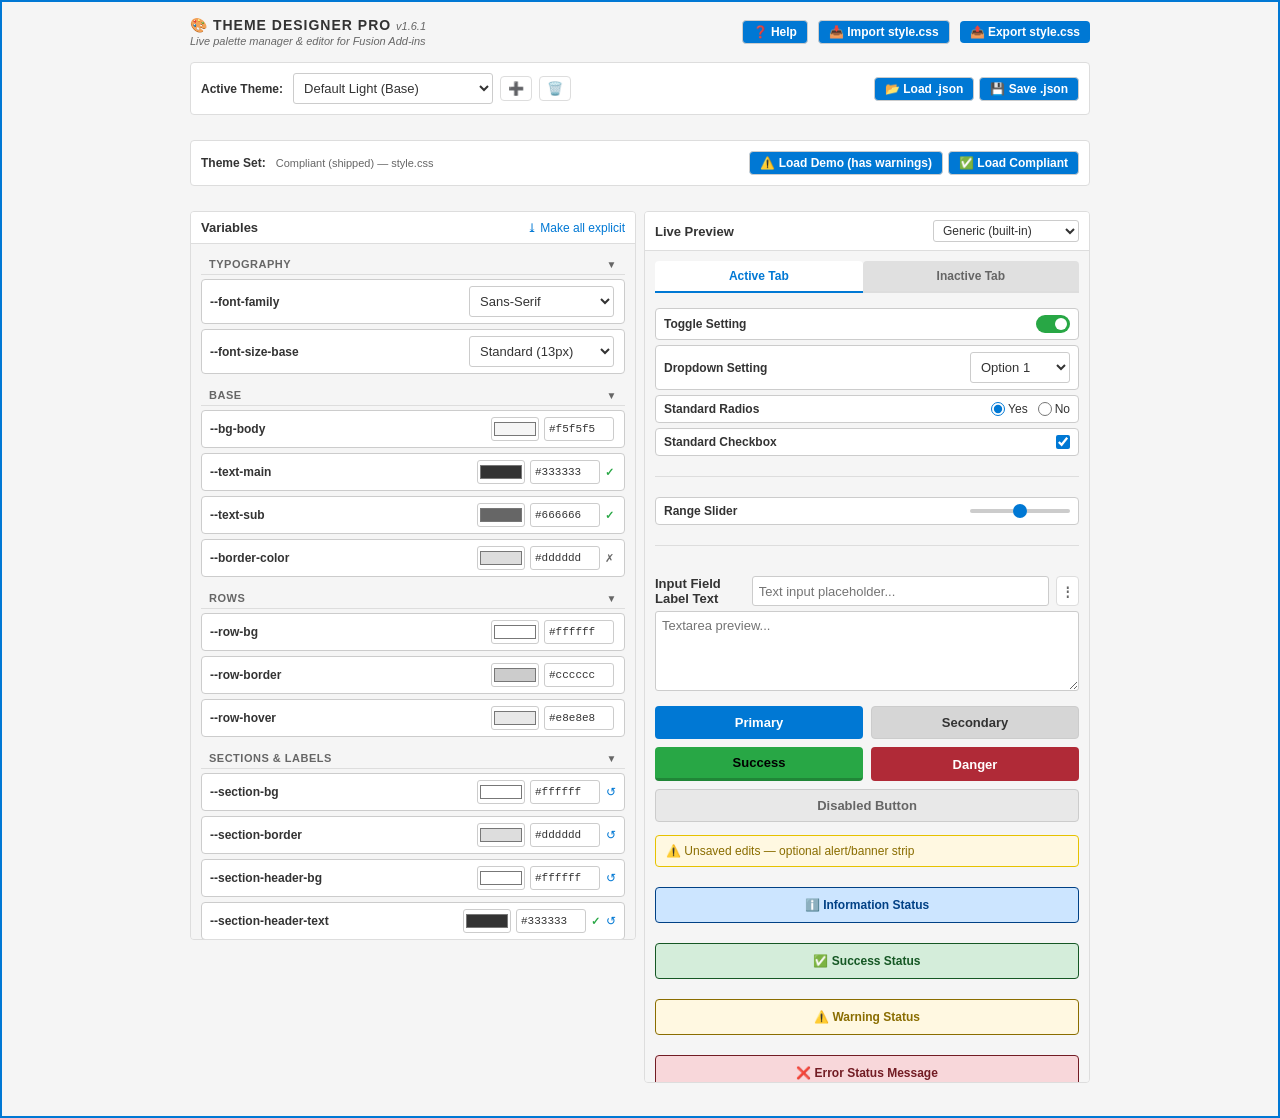
<file: index.html>
<!DOCTYPE html>
<html lang="en">
<head>
    <meta charset="UTF-8">
    <!-- Instantly redirects the browser to the actual app -->
    <meta http-equiv="refresh" content="0; url=ThemeDesigner.html">
    <title>Loading Theme Designer...</title>
</head>
<body>
    <p>Redirecting to the Theme Designer... <a href="ThemeDesigner.html">Click here</a> if you are not redirected automatically.</p>
</body>
</html>
</file>
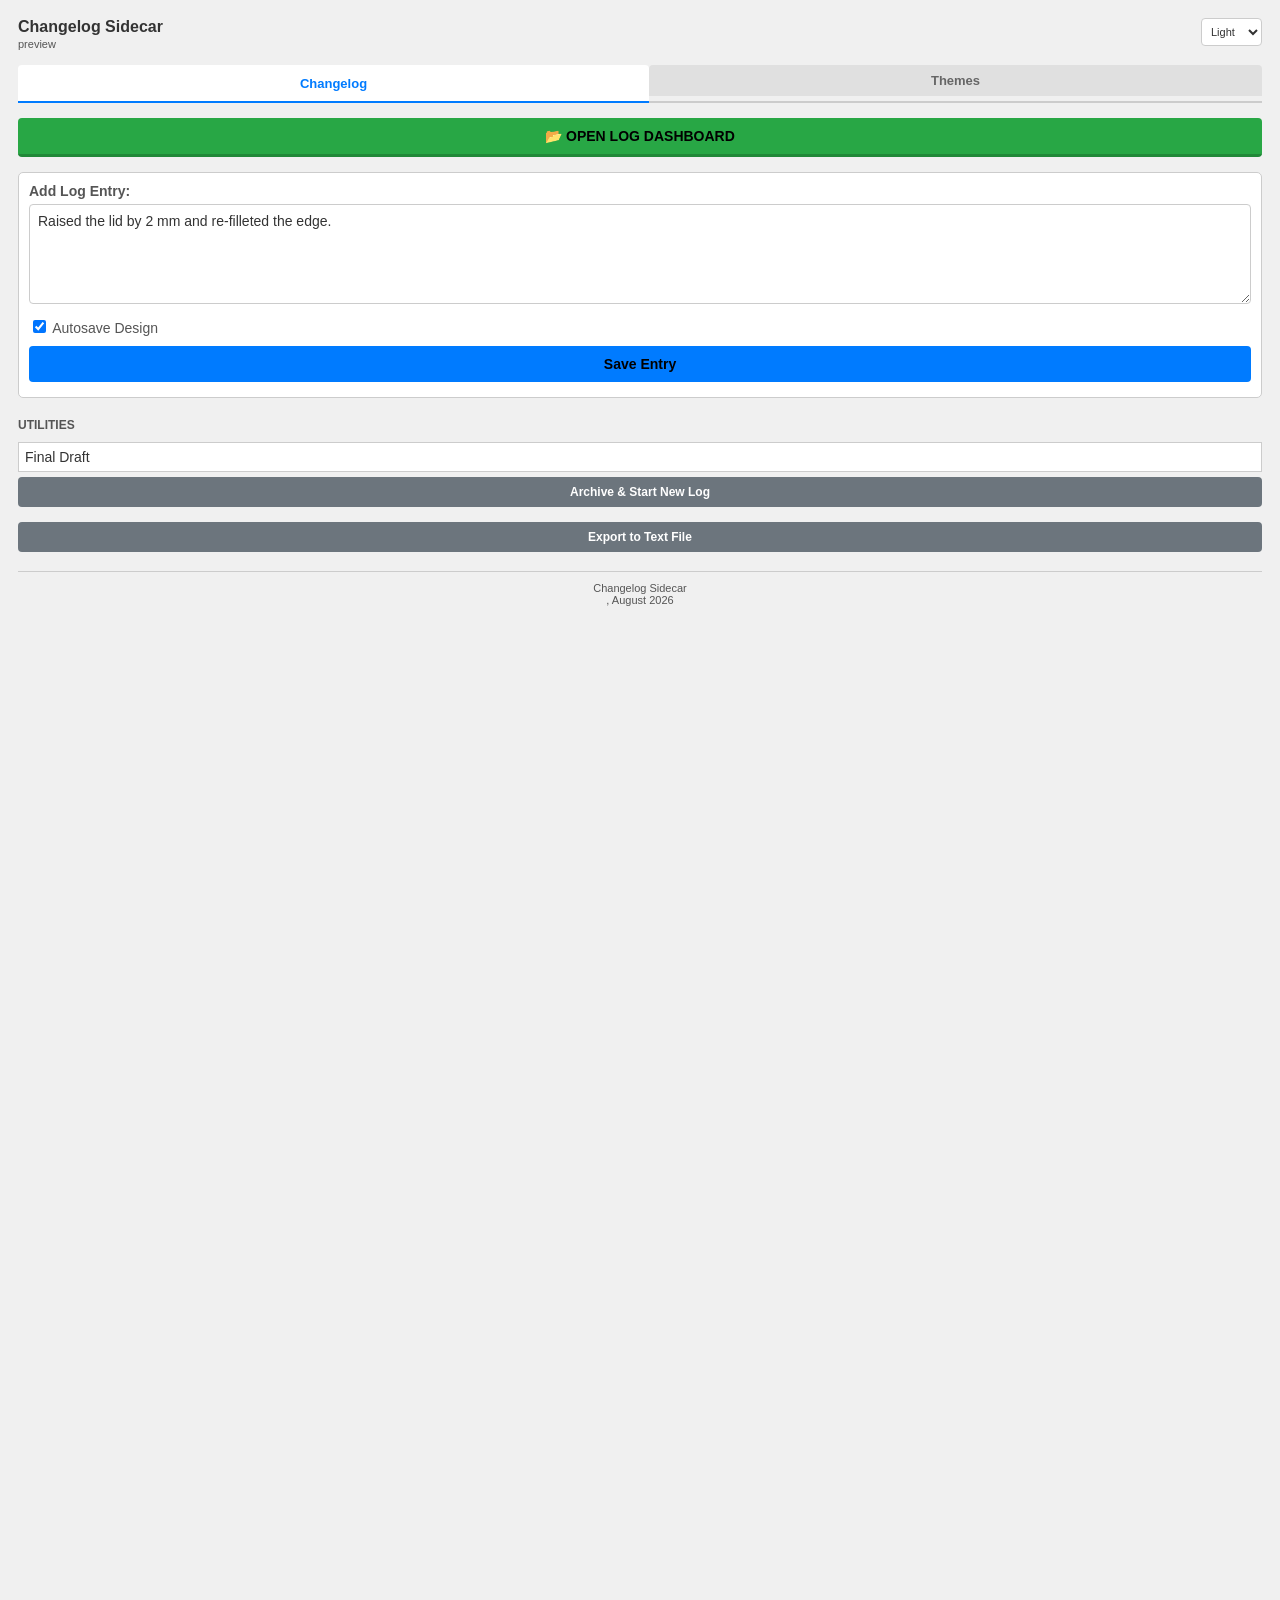
<file: previews/ChangelogSidecar/index.html>
<!DOCTYPE html>
<html>
<head>
    <link rel="stylesheet" href="style.css">
</head>
<body>

    <div class="header">
        <div>
            <h2>Changelog Sidecar</h2>
            <div id="versionTag" class="sub-header"></div>
        </div>
        <select id="themeSelector" onchange="changeTheme()" style="width: auto; height: 28px; padding: 2px 5px;">
            <option value="light">Light</option>
            <option value="dark">Dark</option>
            <option value="sepia">Sepia</option>
        </select>
    </div>

    <div class="tabs">
        <button class="tab-btn active" onclick="switchTab('tab-changelog', event)">Changelog</button>
        <button class="tab-btn" onclick="switchTab('tab-themes', event)">Themes</button>
    </div>

    <div id="tab-changelog" class="tab-content active">
        <button class="view-log" onclick="openDashboard()">📂 OPEN LOG DASHBOARD</button>

        <div class="section-box">
            <label>Add Log Entry:</label>
            <textarea id="newEntryText" placeholder="What did you change?"></textarea>

            <div style="display:flex; justify-content:space-between; align-items:center; margin-bottom:10px;">
                <div>
                    <input type="checkbox" id="autosaveCheck" checked> <label for="autosaveCheck" style="display:inline; font-weight:normal; cursor:pointer;">Autosave Design</label>
                </div>
            </div>
            <button onclick="sendEntry()">Save Entry</button>
        </div>

        <div style="margin-top:20px;">
            <h4 style="font-size:calc(var(--font-size-base) - 2px); text-transform:uppercase; color:var(--text-sub);">Utilities</h4>

            <div style="margin-bottom: 10px;">
                <input type="text" id="milestoneReason" placeholder="Milestone Name (e.g. 'Final Draft')" style="width:100%; margin-bottom:5px; padding:6px; box-sizing:border-box;">
                <button class="secondary" onclick="createMilestone()">Archive & Start New Log</button>
            </div>

            <button class="secondary" onclick="exportLog()">Export to Text File</button>
        </div>
    </div>

    <div id="tab-themes" class="tab-content">
        <div class="section" id="sec-theme-manager">
            <div class="section-header" tabindex="0" role="button" aria-expanded="true" onclick="toggleSection('sec-theme-manager')" onkeydown="if(event.key==='Enter'||event.key===' '){event.preventDefault();toggleSection('sec-theme-manager');}">
                <h3>Theme Manager</h3>
                <span class="arrow">▼</span>
            </div>
            <div class="section-content data-container">
                <div style="display: flex; gap: 10px; margin-bottom: 10px;">
                    <div style="flex: 1;">
                        <label>Font Family</label>
                        <select id="fontFamilySelector" onchange="updateActiveThemeProperty('--font-family', this.value)">
                            <option value="'Segoe UI', Tahoma, sans-serif">Sans-serif</option>
                            <option value="Georgia, 'Times New Roman', Times, serif">Serif</option>
                            <option value="'Consolas', 'Courier New', monospace">Monospace</option>
                        </select>
                    </div>
                    <div style="flex: 1;">
                        <label>Base Font Size</label>
                        <select id="fontSizeSelector" onchange="updateActiveThemeProperty('--font-size-base', this.value)">
                            <option value="11px">11px</option><option value="12px">12px</option><option value="13px">13px</option>
                            <option value="14px">14px</option><option value="15px">15px</option><option value="16px">16px</option>
                            <option value="17px">17px</option><option value="18px">18px</option>
                        </select>
                    </div>
                </div>
                <p style="font-size:calc(var(--font-size-base) - 2px); color:var(--text-sub); margin: 0 0 10px 0;">Import custom themes via a JSON theme export or a full style.css bundle.</p>
                <div class="create-grid">
                    <button onclick="requestImport('css')">📥 Import style.css</button>
                    <button onclick="requestExport('css')">📤 Export style.css</button>
                    <button class="secondary" onclick="requestImport('json')">📂 Import .json</button>
                    <button class="secondary" onclick="requestExport('json')">💾 Export .json</button>
                    <button id="themeRemoveBtn" class="secondary full-width" onclick="removeSelectedTheme()" disabled title="Select a custom (imported) theme to enable">🗑️ Remove Selected Theme</button>
                    <button class="secondary full-width" onclick="resetThemeCache()">🗑️ Factory Reset Theme Cache</button>
                </div>
            </div>
        </div>
    </div>

    <div class="version-footer">Changelog Sidecar<br><span id="footerVersionTag"></span>, August 2026</div>

      <script src="../_common.js"></script>
  <script src="preview-shim.js"></script>
</body>
</html>
</file>
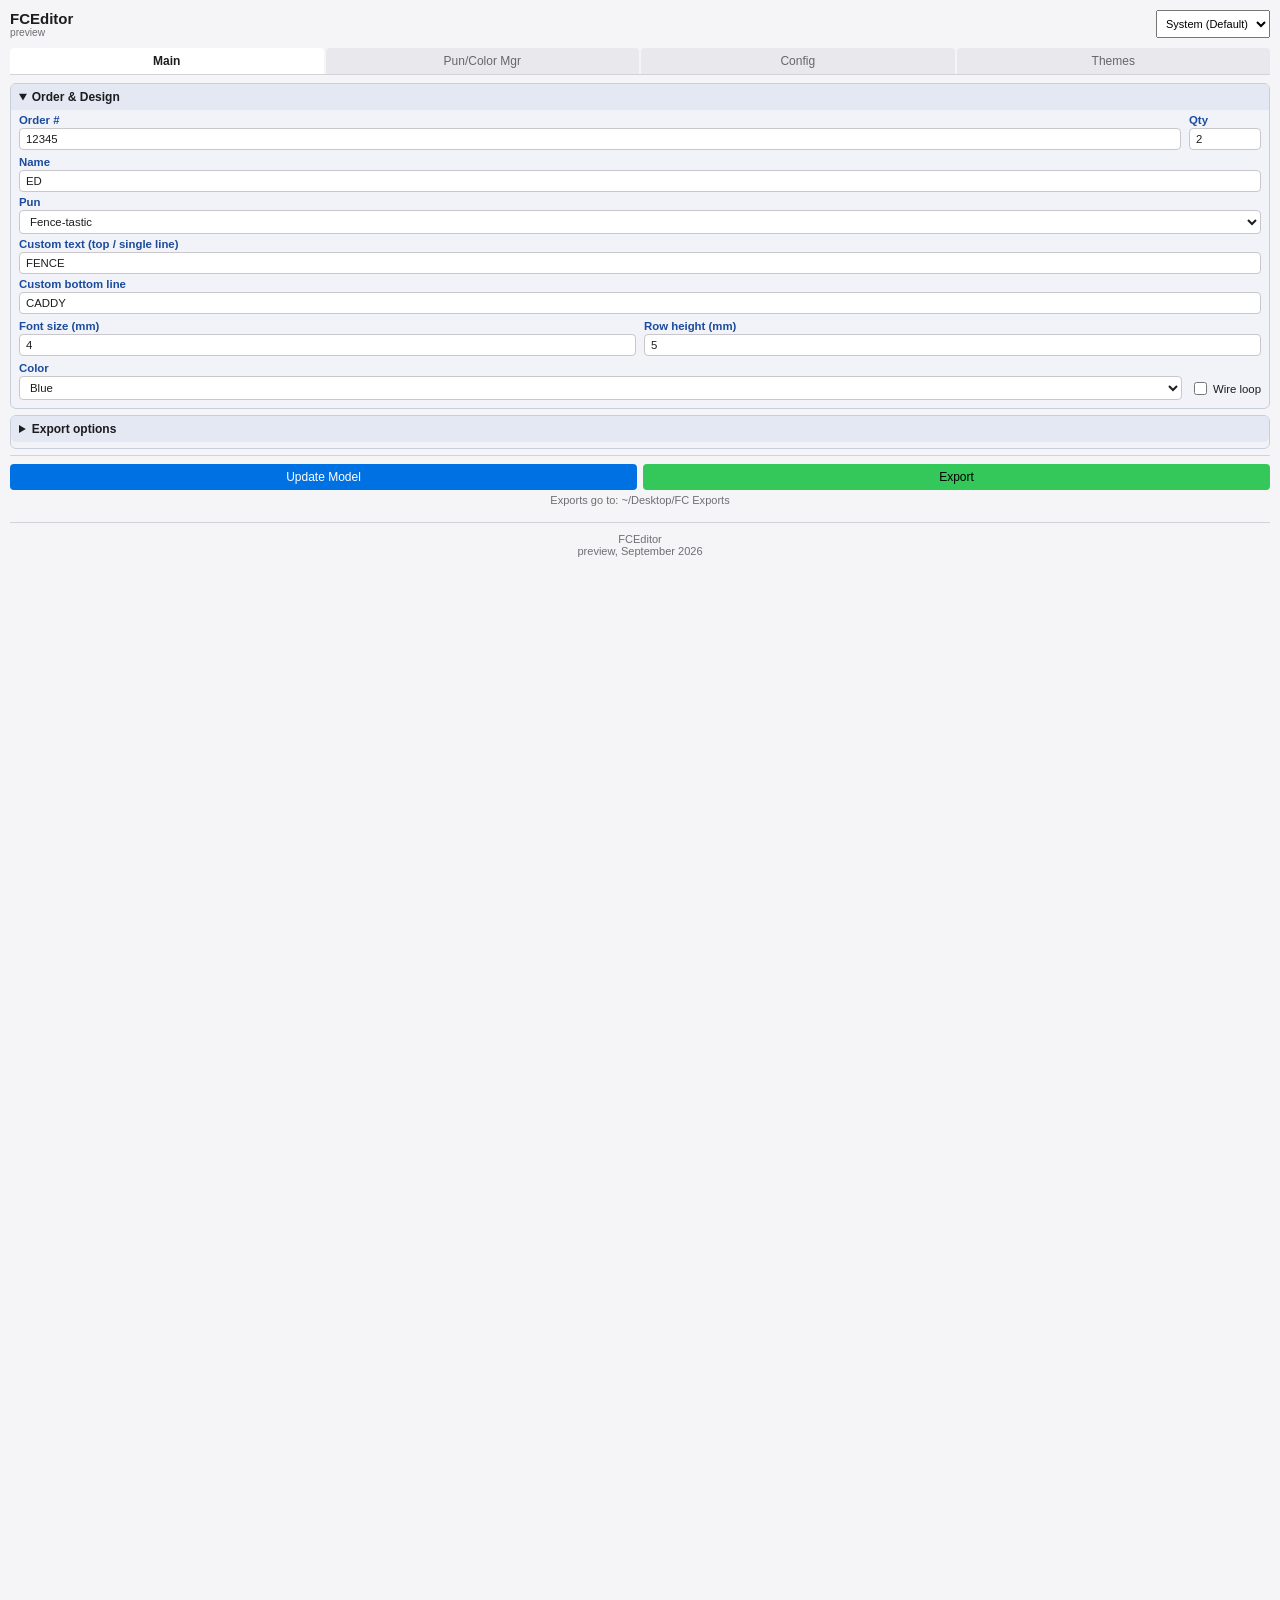
<file: previews/FCEditor/index.html>
<!DOCTYPE html>
<html>
<head>
  <meta charset="utf-8">
  <title>FCEditor</title>
  <link rel="stylesheet" href="style.css">
</head>
<body>
  <div id="app">
    <div class="header">
      <div>
        <h2>FCEditor</h2>
        <div id="versionTag" class="sub-header"></div>
      </div>
      <select id="theme.name" style="width: auto; height: 28px; font-size: calc(var(--font-size-base) - 1px); padding: 2px 5px;">
        <option value="System">System (Default)</option>
        <option value="Light">Light</option>
        <option value="Dark">Dark</option>
        <option value="Midnight">Midnight</option>
        <option value="Sandstone">Sandstone</option>
      </select>
    </div>

    <div class="tabs">
      <button class="tab-button active" data-tab="main">Main</button>
      <button class="tab-button" data-tab="pun">Pun/Color Mgr</button>
      <button class="tab-button" data-tab="config">Config</button>
      <button class="tab-button" data-tab="themes">Themes</button>
    </div>

    <div id="notification" class="notification hidden"></div>

    <div id="tab-main" class="tab-panel active">
      <div id="model-banner" class="banner hidden" role="status">
        <div id="model-banner-text"></div>
        <div class="actions secondary" id="model-banner-actions">
          <button type="button" id="model-convert">Convert Model Parameters</button>
        </div>
      </div>

      <details class="section" open>
        <summary>Order &amp; Design</summary>
        <div class="row2">
          <label>Order #
            <input type="text" id="main.orderNum" placeholder="12345" autocomplete="off">
            <span class="field-error" data-error-for="orderNum"></span>
          </label>
          <label class="narrow">Qty
            <input type="number" id="main.qty" min="1" step="1">
            <span class="field-error" data-error-for="qty"></span>
          </label>
        </div>
        <label>Name
          <input type="text" id="main.name" placeholder="NAME HERE" autocomplete="off">
          <span class="field-error" data-error-for="name"></span>
        </label>

        <label data-types="Keychain" id="lbl-keychain-style">Keychain style
          <select id="main.keychainStyle"></select>
          <span class="field-error" data-error-for="keychainStyle"></span>
        </label>

        <label data-types="FenceCaddy">Pun
          <select id="main.punId"></select>
          <span class="field-error" data-error-for="punId"></span>
        </label>

        <div id="custom-fields" class="hidden" data-types="FenceCaddy">
          <label>Custom text (top / single line)
            <input type="text" id="main.customTop" autocomplete="off">
            <span class="field-error" data-error-for="customTop"></span>
          </label>
          <label id="lbl-custom-bottom">Custom bottom line
            <input type="text" id="main.customBottom" autocomplete="off">
            <span class="field-error" data-error-for="customBottom"></span>
          </label>
          <div class="row2">
            <label>Font size (mm)
              <input type="number" id="main.tweakFont" min="0.1" step="0.1">
              <span class="field-error" data-error-for="tweakFont"></span>
            </label>
            <label>Row height (mm)
              <input type="number" id="main.tweakRow" min="0.1" step="0.1">
              <span class="field-error" data-error-for="tweakRow"></span>
            </label>
          </div>
        </div>

        <div class="row2">
          <label id="lbl-color" data-types="FenceCaddy PickleCam Keychain"><span id="color-label-text">Color</span>
            <select id="main.color"></select>
            <span class="field-error" id="err-color" data-error-for="color"></span>
          </label>
          <label class="checkbox-label wire-loop" data-types="FenceCaddy">
            <input type="checkbox" id="main.wireLoop"> Wire loop
          </label>
        </div>
      </details>

      <div id="main-notification" class="notification hidden"></div>

      <details class="section" id="export-options">
        <summary>Export options</summary>
        <div class="inline-checks">
          <span class="field-hint">Formats:</span>
          <label class="checkbox-label"><input type="checkbox" id="main.export3mf"> 3MF</label>
          <label class="checkbox-label"><input type="checkbox" id="main.exportStep"> STEP</label>
          <label class="checkbox-label"><input type="checkbox" id="main.exportStl"> STL</label>
        </div>
        <span class="field-error" data-error-for="exportFormats"></span>
        <label class="checkbox-label" id="lbl-rotate" data-types="Keychain">
          <input type="checkbox" id="main.rotateFace"> Rotate face down for 3D printing
        </label>
        <span class="field-hint" data-types="Keychain">Face down loads in print position but not as an assembly. Face up prints slightly better, but you rotate it in the slicer.</span>
        <label class="checkbox-label">
          <input type="checkbox" id="main.saveImage"> Save a render image (PNG)
        </label>
      </details>

      <div class="sticky-actions">
        <div class="actions">
          <button type="button" data-action="update_model" data-tab="main">Update Model</button>
          <button type="button" data-action="export" data-tab="main" id="export-button">Export</button>
        </div>
        <span class="field-hint" id="export-folder-hint"></span>
      </div>
    </div>

    <div id="tab-pun" class="tab-panel">
      <details class="section" open>
        <summary>Pun Manager</summary>
        <span class="field-hint">Add, edit or remove the puns offered on the Main tab. Saved on this computer (fceditor-puns.json).</span>
        <label>Pun
          <select id="punpick"></select>
        </label>
        <div class="actions secondary">
          <button type="button" id="pun-new">New</button>
          <button type="button" id="pun-delete" disabled>Delete&hellip;</button>
        </div>

        <label>Name (shown in the list)
          <input type="text" id="pun.name" autocomplete="off">
        </label>
        <span class="field-error" data-error-for="name"></span>
        <label>Lines
          <select id="pun.lines">
            <option value="1">1 line</option>
            <option value="2">2 lines</option>
          </select>
        </label>
        <label id="lbl-pun-text1">Top line
          <input type="text" id="pun.text1" autocomplete="off">
        </label>
        <span class="field-error" data-error-for="text1"></span>
        <label id="lbl-pun-text2">Bottom line
          <input type="text" id="pun.text2" autocomplete="off">
        </label>
        <span class="field-error" data-error-for="text2"></span>
        <div class="row2">
          <label>Font size (mm)
            <input type="number" id="pun.fontSize" min="0.1" step="0.1">
            <span class="field-error" data-error-for="fontSize"></span>
          </label>
          <label id="lbl-pun-rowSingle">Row height (mm)
            <input type="number" id="pun.rowSingle" min="0.1" step="0.1">
            <span class="field-error" data-error-for="rowSingle"></span>
          </label>
        </div>
        <div class="row2">
          <label id="lbl-pun-rowTop">Top row (mm)
            <input type="number" id="pun.rowTop" min="0.1" step="0.1">
            <span class="field-error" data-error-for="rowTop"></span>
          </label>
          <label id="lbl-pun-rowBottom">Bottom row (mm)
            <input type="number" id="pun.rowBottom" min="0.1" step="0.1">
            <span class="field-error" data-error-for="rowBottom"></span>
          </label>
        </div>
        <span class="field-hint">Text is stored in capitals, as the model expects.</span>

        <div class="actions">
          <button type="button" id="pun-save">Save Pun</button>
        </div>
        <div class="actions secondary">
          <button type="button" id="pun-reset">Reset to Built-in Puns</button>
        </div>
      </details>

      <div id="pun-notification" class="notification hidden"></div>

      <!-- One collapsible block per design type, built by script.js (buildColorMgr). -->
      <div id="color-blocks"></div>
    </div>

    <div id="tab-config" class="tab-panel">
      <details class="section" open>
        <summary>Export Folders</summary>
        <span class="field-hint">Saved on this computer only (fceditor-config.json). Exports go to the folder for the OS you are running; leave it blank to use the Desktop.</span>
        <label>macOS folder
          <input type="text" id="config.stlFolderMacOS" autocomplete="off">
        </label>
        <div class="actions secondary">
          <button type="button" data-browse="stlFolderMacOS">Browse&hellip;</button>
        </div>
        <label>Windows folder
          <input type="text" id="config.stlFolderWindows" autocomplete="off">
        </label>
        <div class="actions secondary">
          <button type="button" data-browse="stlFolderWindows">Browse&hellip;</button>
        </div>
      </details>

      <details class="section">
        <summary>Keychain Defaults</summary>
        <label>Text depth (mm)
          <input type="number" id="config.textDepth" min="0.1" max="5" step="0.1">
        </label>
        <span class="field-error" data-error-for="textDepth"></span>
        <span class="field-hint">Written to the model's text_depth parameter each time you click Update Model.</span>
        <label>Keychain margin after the name (mm)
          <input type="number" id="config.keychainMargin" min="0" max="50" step="0.5">
        </label>
        <span class="field-error" data-error-for="keychainMargin"></span>
        <span class="field-hint">Keychains are sized to the actual name: Update Model measures the letters and leaves this much keychain after the last one.</span>
      </details>

      <details class="section" open>
        <summary>Palette Position</summary>
        <div class="actions">
          <button type="button" id="palette-reset-position">Reset Palette Position</button>
        </div>
        <span class="field-hint">Where Reset Palette Position floats the palette, in pixels from the top-left of your primary monitor. Click Save Settings after editing, then Reset.</span>
        <label>Left
          <input type="number" id="config.paletteResetLeft" min="0" max="10000" step="1">
        </label>
        <span class="field-error" data-error-for="paletteResetLeft"></span>
        <label>Top
          <input type="number" id="config.paletteResetTop" min="0" max="10000" step="1">
        </label>
        <span class="field-error" data-error-for="paletteResetTop"></span>
        <label>Width
          <input type="number" id="config.paletteResetWidth" min="200" max="3000" step="1">
        </label>
        <span class="field-error" data-error-for="paletteResetWidth"></span>
        <label>Height
          <input type="number" id="config.paletteResetHeight" min="200" max="3000" step="1">
        </label>
        <span class="field-error" data-error-for="paletteResetHeight"></span>
      </details>

      <div id="config-notification" class="notification hidden"></div>

      <div class="actions">
        <button type="button" id="config-save">Save Settings</button>
      </div>
      <div class="actions secondary">
        <button type="button" id="config-reset">Reset to Defaults</button>
      </div>
    </div>

    <div id="tab-themes" class="tab-panel">
      <details class="section" open>
        <summary>Themes</summary>
        <span class="field-hint">"System" (in the header above) follows your OS's light/dark setting automatically.</span>

        <label>Font family
          <select id="theme.fontFamily">
            <option value="-apple-system, &quot;Segoe UI&quot;, Helvetica, Arial, sans-serif">Sans-serif</option>
            <option value="Georgia, &quot;Times New Roman&quot;, Times, serif">Serif</option>
            <option value="Consolas, &quot;Courier New&quot;, Courier, monospace">Monospace</option>
          </select>
        </label>
        <label>Base font size (px)
          <input type="number" id="theme.fontSize" min="10" max="20" step="1">
        </label>
        <span class="field-hint">Font settings apply on top of whichever theme is selected above, and are included when you export a theme below.</span>

        <div class="actions secondary">
          <button type="button" id="theme-import-json">Import theme.json&hellip;</button>
          <button type="button" id="theme-export-json">Export theme.json&hellip;</button>
        </div>
        <div class="actions secondary">
          <button type="button" id="theme-import-css">Import style.css&hellip;</button>
          <button type="button" id="theme-export-css">Export style.css&hellip;</button>
        </div>
        <div class="actions secondary">
          <button type="button" id="theme-remove" disabled>Remove Selected Theme</button>
          <button type="button" id="theme-factory-reset">Factory Reset Themes</button>
        </div>
        <span class="field-hint" id="theme-import-hint"></span>
      </details>
    </div>

    <div class="field-hint version-footer">FCEditor<br><span id="footerVersion">vX.Y.Z</span>, September 2026</div>
  </div>

  <div id="modal-overlay" class="modal-overlay hidden">
    <div class="modal" role="dialog" aria-modal="true" tabindex="-1">
      <div class="modal-title" id="modal-title"></div>
      <div class="modal-body" id="modal-body"></div>
      <div class="modal-actions">
        <button type="button" class="modal-btn-cancel" id="modal-btn-cancel">Cancel</button>
        <button type="button" class="modal-btn-confirm" id="modal-btn-confirm">OK</button>
      </div>
    </div>
  </div>

    <script src="../_common.js"></script>
  <script src="preview-shim.js"></script>
</body>
</html>
</file>
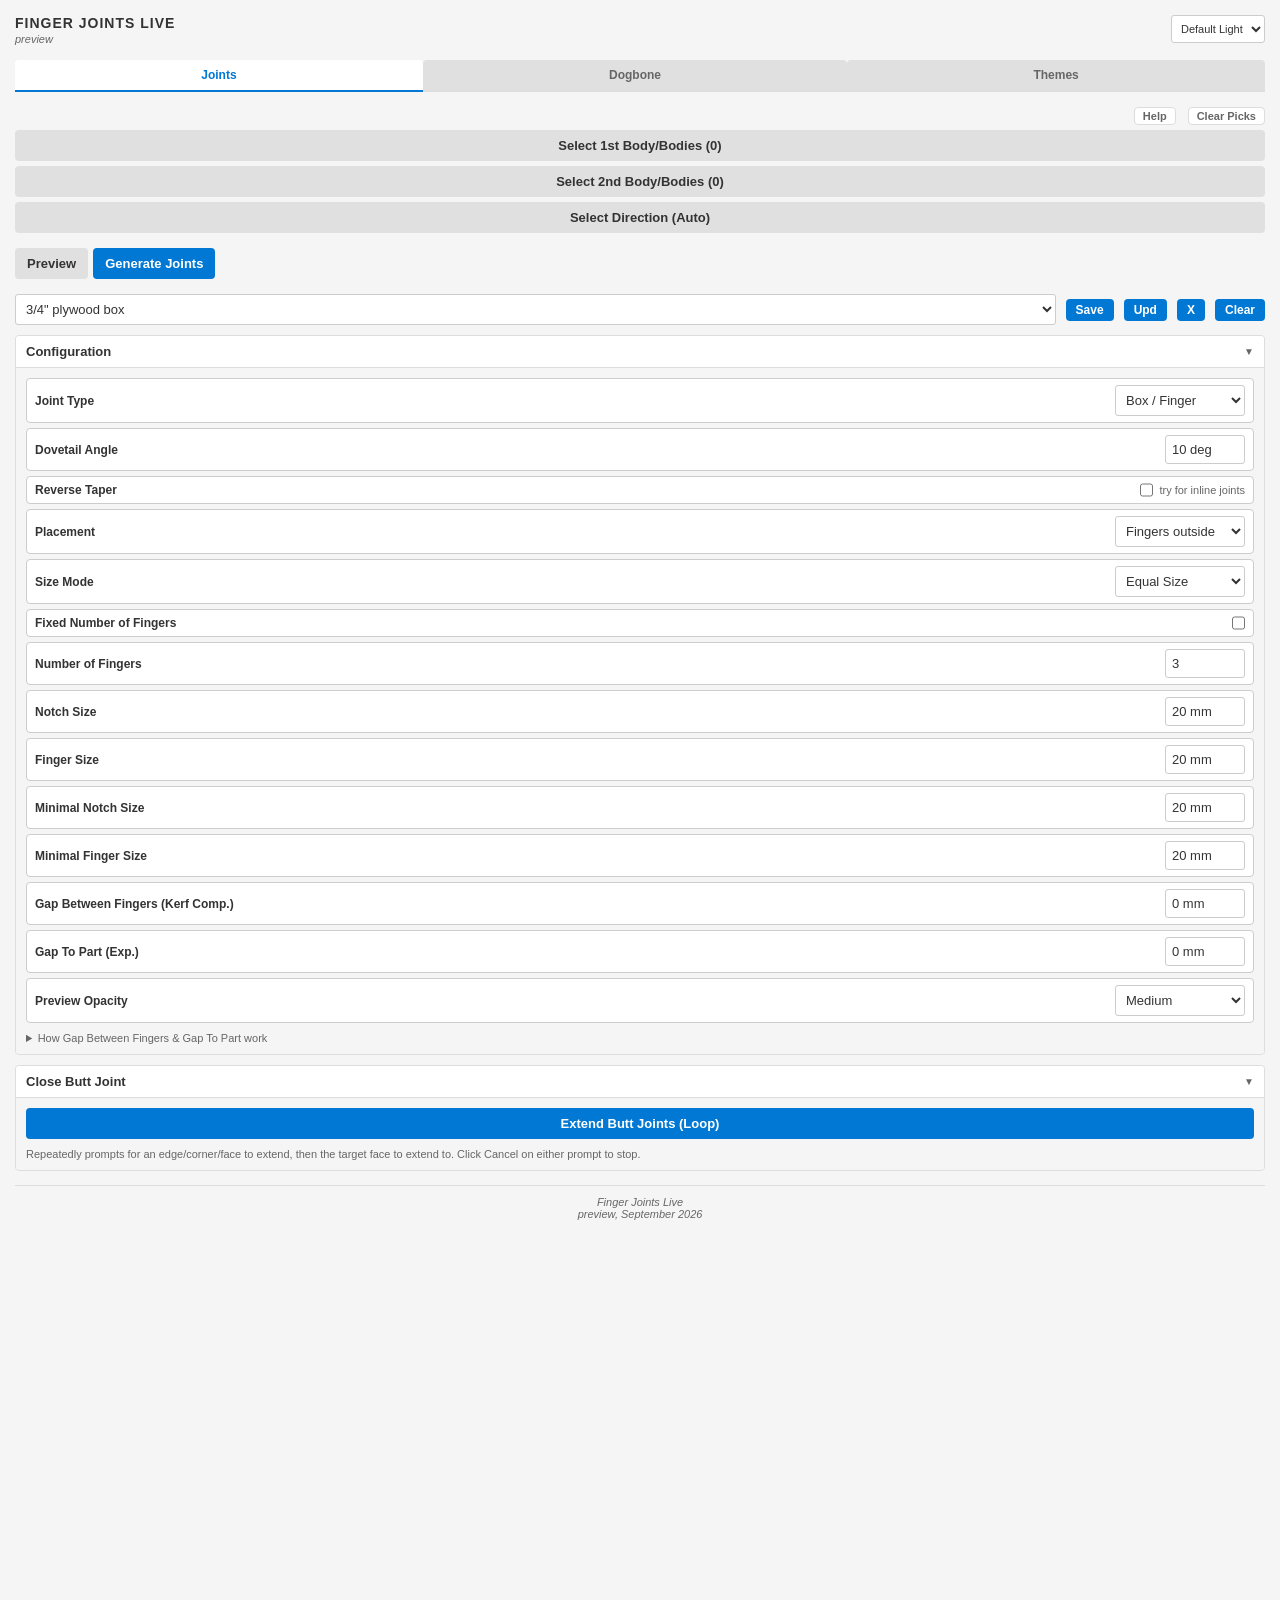
<file: previews/FingerJointsLive/index.html>
<!DOCTYPE html>
<html>
<head>
      <link rel="stylesheet" href="style.css">
</head>
<body>
    <div class="header">
        <div>
            <h2>Finger Joints Live</h2>
            <div id="versionTag" class="sub-header"></div>
        </div>
        <select id="themeSelect" onchange="changeTheme()" style="width: auto; height: 28px; font-size: calc(var(--font-size-base) - 2px); padding: 2px 5px;">
            <option value="default">Default Light</option>
            <!-- Options injected dynamically from style.css -->
        </select>
    </div>
    
    <div class="tabs">
        <button class="tab-btn active" onclick="switchTab('tab-selections', event)">Joints</button>
        <button class="tab-btn" onclick="switchTab('tab-dogbone', event)">Dogbone</button>
        <button class="tab-btn" onclick="switchTab('tab-settings', event)">Themes</button>
    </div>

    <!-- TAB 1: JOINT SETUP -->
    <div id="tab-selections" class="tab-content active">
        
        <div class="controls-bar" style="justify-content: flex-end; margin-bottom: 5px;">
            <button class="action-btn" style="width: auto; font-size: calc(var(--font-size-base) - 2px); padding: 2px 8px;" onclick="showHelp()" title="Show Quick Help">Help</button>
            <button class="action-btn" style="width: auto; font-size: calc(var(--font-size-base) - 2px); padding: 2px 8px;" onclick="sendAction('clear_selections')" title="Clear selected bodies">Clear Picks</button>
        </div>

        <div class="data-container" style="margin-bottom: 15px;">
            <button id="btn-body0" class="btn-secondary" onclick="sendAction('select_body0')">Select 1st Body/Bodies (0)</button>
            <button id="btn-body1" class="btn-secondary" onclick="sendAction('select_body1')">Select 2nd Body/Bodies (0)</button>
            <button id="btn-dir" class="btn-secondary" onclick="sendAction('select_direction')">Select Direction (Auto)</button>
        </div>

        <div class="input-group" style="margin-bottom: 15px;">
            <button class="btn-secondary" onclick="previewJoints()">Preview</button>
            <button class="btn-primary" onclick="generateJoints()">Generate Joints</button>
        </div>

        <div id="jointsStatus" class="status-box"></div>

        <div class="controls-bar">
            <div class="search-container">
                <select id="presetSelect" onchange="loadPreset()">
                    <option value="">-- Presets --</option>
                </select>
            </div>
            <button class="icon-btn" onclick="savePreset()" title="Save current settings as a new preset">Save</button>
            <button class="icon-btn" onclick="updatePreset()" title="Overwrite the selected preset with current settings">Upd</button>
            <button class="icon-btn del-btn" onclick="deletePreset()" title="Delete selected preset">X</button>
            <button class="icon-btn" onclick="showResetConfirm()" title="Reset all settings to defaults">Clear</button>
        </div>

        <div class="section" id="section-config">
            <div class="section-header" tabindex="0" role="button" onclick="toggleSection(this.parentElement)" onkeydown="if(event.key==='Enter'||event.key===' '){event.preventDefault();toggleSection(this.parentElement);}">
                <h3>Configuration</h3>
                <span class="arrow">▼</span>
            </div>
            <div class="section-content data-container">
                <div class="data-row">
                    <div class="row-label" title="Joint Type">Joint Type</div>
                    <div class="row-controls">
                        <select id="jointType" onchange="updateVisibility(); autoPreview()" style="width: 130px;">
                            <option value="box">Box / Finger</option>
                            <option value="through dovetail">Through Dovetail</option>
                            <option value="coplanar dovetail">Coplanar Dovetail</option>
                        </select>
                    </div>
                </div>

                <div class="data-row" id="grp-dovetailAngle">
                    <div class="row-label" title="Taper angle of the dovetail pins/tails. Typical range 7-14 degrees.">Dovetail Angle</div>
                    <div class="row-controls">
                        <input type="text" id="dovetailAngle" value="10 deg" oninput="autoPreview()" style="width: 80px;">
                    </div>
                </div>

                <div class="data-row" id="grp-reverseTaper">
                    <div class="row-label" title="Which face of the joint ends up wide vs. narrow. A corner dovetail and an inline splice (joining two coplanar panels end-to-end) typically need opposite settings for the teeth to interlock - if a dovetail doesn't assemble, try flipping this.">Reverse Taper</div>
                    <div class="row-controls" style="display: flex; align-items: center; gap: 6px;">
                        <input type="checkbox" id="reverseTaper" onchange="autoPreview()" style="width: auto;">
                        <span style="font-size: calc(var(--font-size-base) - 2px); font-weight: normal; color: var(--text-sub);">try for inline joints</span>
                    </div>
                </div>

                <div class="data-row">
                    <div class="row-label" title="Placement Type">Placement</div>
                    <div class="row-controls">
                        <select id="placementType" onchange="autoPreview()" style="width: 130px;">
                            <option value="fingers outside">Fingers outside</option>
                            <option value="notches outside">Notches outside</option>
                            <option value="same number of fingers and notches (start with finger)">Start w/ finger</option>
                            <option value="same number of fingers and notches (start with notch)">Start w/ notch</option>
                        </select>
                    </div>
                </div>

                <div class="data-row">
                    <div class="row-label" title="Size Distribution">Size Mode</div>
                    <div class="row-controls">
                        <select id="dynamicSizeType" onchange="updateVisibility(); autoPreview()" style="width: 130px;">
                            <option value="equal notch and finger size">Equal Size</option>
                            <option value="fixed notch size">Fixed Notch</option>
                            <option value="fixed finger size">Fixed Finger</option>
                        </select>
                    </div>
                </div>

                <div class="data-row">
                    <div class="row-label">Fixed Number of Fingers</div>
                    <div class="row-controls">
                        <input type="checkbox" id="isNumberOfFingersFixed" onchange="updateVisibility(); autoPreview()" style="width: auto;">
                    </div>
                </div>

                <div class="data-row" id="grp-fixedNumFingers">
                    <div class="row-label">Number of Fingers</div>
                    <div class="row-controls">
                        <input type="number" id="fixedNumFingers" value="3" min="1" oninput="autoPreview()" style="width: 80px;">
                    </div>
                </div>

                <div class="data-row" id="grp-fixedNotchSize">
                    <div class="row-label">Notch Size</div>
                    <div class="row-controls">
                        <input type="text" id="fixedNotchSize" value="20 mm" oninput="autoPreview()" style="width: 80px;">
                    </div>
                </div>

                <div class="data-row" id="grp-fixedFingerSize">
                    <div class="row-label">Finger Size</div>
                    <div class="row-controls">
                        <input type="text" id="fixedFingerSize" value="20 mm" oninput="autoPreview()" style="width: 80px;">
                    </div>
                </div>

                <div class="data-row" id="grp-minNotchSize">
                    <div class="row-label">Minimal Notch Size</div>
                    <div class="row-controls">
                        <input type="text" id="minNotchSize" value="20 mm" oninput="autoPreview()" style="width: 80px;">
                    </div>
                </div>

                <div class="data-row" id="grp-minFingerSize">
                    <div class="row-label">Minimal Finger Size</div>
                    <div class="row-controls">
                        <input type="text" id="minFingerSize" value="20 mm" oninput="autoPreview()" style="width: 80px;">
                    </div>
                </div>

                <div class="data-row">
                    <div class="row-label" title="Positive = looser fit (extra clearance). Negative = tighter/interference fit — a good starting point for laser kerf compensation is a negative value close to your laser's kerf width, then fine-tune with a test cut.">Gap Between Fingers (Kerf Comp.)</div>
                    <div class="row-controls">
                        <input type="text" id="gap" value="0 mm" oninput="autoPreview()" style="width: 80px;">
                    </div>
                </div>

                <div class="data-row">
                    <div class="row-label" title="Experimental. Adds a standoff/air gap between the mating faces (e.g. so a pin stands proud) — a different direction than the finger gap above and unrelated to kerf. Negative values are not supported.">Gap To Part (Exp.)</div>
                    <div class="row-controls">
                        <input type="text" id="gapToPart" value="0 mm" oninput="autoPreview()" style="width: 80px;">
                    </div>
                </div>

                <div class="data-row">
                    <div class="row-label" title="How strongly the preview washes body0 (orange) and body1 (blue) so you can tell which panel each joint-color segment belongs to. Purely visual - has no effect on the generated joint.">Preview Opacity</div>
                    <div class="row-controls">
                        <select id="previewOpacity" onchange="autoPreview()" style="width: 130px;">
                            <option value="light">Light</option>
                            <option value="medium" selected>Medium</option>
                            <option value="dark">Dark</option>
                        </select>
                    </div>
                </div>
                <details style="margin: 4px 0 0;">
                    <summary style="font-size: calc(var(--font-size-base) - 2px); color: var(--text-sub); cursor: pointer;">How Gap Between Fingers &amp; Gap To Part work</summary>
                    <p style="font-size: calc(var(--font-size-base) - 2px); color: var(--text-sub); margin: 4px 0 0;">
                        Gap Between Fingers also doubles as kerf compensation: a negative value oversizes the joint before cutting so the laser's kerf brings it back to a snug fit. The right value depends on your laser and material — start near your kerf width and adjust based on a test cut. Gap To Part is unrelated (a standoff gap, not kerf) and does not accept negative values.
                    </p>
                </details>
            </div>
        </div>

        <div class="section" id="section-buttjoint">
            <div class="section-header" tabindex="0" role="button" onclick="toggleSection(this.parentElement)" onkeydown="if(event.key==='Enter'||event.key===' '){event.preventDefault();toggleSection(this.parentElement);}">
                <h3>Close Butt Joint</h3>
                <span class="arrow">▼</span>
            </div>
            <div class="section-content data-container">
                <button class="btn-primary" onclick="sendAction('extend_loop_start')">Extend Butt Joints (Loop)</button>
                <p style="font-size: calc(var(--font-size-base) - 2px); color: var(--text-sub); margin: 4px 0 0;">
                    Repeatedly prompts for an edge/corner/face to extend, then the target face to extend to.
                    Click Cancel on either prompt to stop.
                </p>
            </div>
        </div>
    </div>

    <!-- TAB 2: DOG BONE -->
    <div id="tab-dogbone" class="tab-content">

        <div class="controls-bar" style="justify-content: flex-end; margin-bottom: 5px;">
            <button class="action-btn" style="width: auto; font-size: calc(var(--font-size-base) - 2px); padding: 2px 8px;" onclick="sendAction('clear_dogbone_selections')" title="Clear selected body/face/edges">Clear Pick</button>
        </div>

        <div class="data-row" style="margin-bottom: 10px;">
            <div class="row-label" title="How corners are chosen. Body: auto-detects every qualifying interior corner on each selected body, using its own bounding box to guess the plunge axis. Face: same auto-detection, but the plunge axis comes from each picked face's normal instead - use this when a body isn't axis-aligned and Body mode guesses wrong. Edge: manually pick exactly which corner edges to relieve, bypassing auto-detection entirely.">Selection Mode</div>
            <div class="row-controls">
                <select id="dogboneSelectionMode" onchange="updateVisibility(); autoPreviewDogbone()" style="width: 130px;">
                    <option value="body">Body</option>
                    <option value="face">Face</option>
                    <option value="edge">Edge</option>
                </select>
            </div>
        </div>

        <div class="data-container" style="margin-bottom: 15px;">
            <button id="btn-dogboneBody" class="btn-secondary" onclick="sendAction('select_dogboneBody')">Select Body/Bodies to Relieve (0)</button>
            <button id="btn-dogboneFace" class="btn-secondary" onclick="sendAction('select_dogboneFace')">Select Face(s) to Relieve (0)</button>
            <button id="btn-dogboneEdges" class="btn-secondary" onclick="sendAction('select_dogboneEdges')">Select Corner Edges (0)</button>
        </div>

        <p id="grp-dogboneEdgeTip" style="font-size: calc(var(--font-size-base) - 2px); color: var(--text-sub); margin: -10px 0 15px;">
            Tip: at a finger-joint notch, the true concave corner edge and a nearby convex edge can be easy to mix up. With kerf comp nonzero, turn on hidden-edge visibility to tell them apart. With kerf comp at zero, temporarily hide the notched body so only the correct edges are pickable. A picked edge that isn't a genuine concave corner is skipped automatically - see the status line below if any picks were skipped.
        </p>

        <div class="input-group" style="margin-bottom: 15px;">
            <button class="btn-secondary" onclick="previewDogbones()">Preview</button>
            <button class="btn-primary" onclick="applyDogbones()">Apply Dog Bones</button>
        </div>

        <div id="dogboneStatus" class="status-box"></div>

        <div class="section" id="section-dogboneConfig">
            <div class="section-header" tabindex="0" role="button" onclick="toggleSection(this.parentElement)" onkeydown="if(event.key==='Enter'||event.key===' '){event.preventDefault();toggleSection(this.parentElement);}">
                <h3>Configuration</h3>
                <span class="arrow">▼</span>
            </div>
            <div class="section-content data-container">
                <div class="data-row">
                    <div class="row-label" title="Relief style. Corner: diagonal, centered on the corner's bisector (most common). Minimal Corner: same bisector but leaves a bit of material short of the corner for a tight forced fit. Long Side / Short Side: single-wall offset that bulges asymmetrically against whichever adjacent wall is longer/shorter at that specific corner.">Style</div>
                    <div class="row-controls">
                        <select id="dogboneStyle" onchange="updateVisibility(); autoPreviewDogbone()" style="width: 130px;">
                            <option value="corner">Corner</option>
                            <option value="minimal corner">Minimal Corner</option>
                            <option value="long side">Long Side</option>
                            <option value="short side">Short Side</option>
                        </select>
                    </div>
                </div>

                <div class="data-row">
                    <div class="row-label" title="Diameter of the round router bit / end mill you'll cut this relief with. The relief radius (half the bit diameter) is derived automatically.">Router Bit Diameter</div>
                    <div class="row-controls">
                        <input type="text" id="dogboneDiameter" value="3 mm" oninput="autoPreviewDogbone()" style="width: 80px;">
                    </div>
                </div>

                <div class="data-row">
                    <div class="row-label" title="Safety margin pushing each relief circle slightly past the exact corner instead of just touching it, so the cut unambiguously clears the corner and a tool-path generator doesn't reject it as smaller than the bit due to floating-point rounding at the exact tangent.">Clearance</div>
                    <div class="row-controls">
                        <input type="text" id="dogboneClearance" value="0.1 mm" oninput="autoPreviewDogbone()" style="width: 80px;">
                    </div>
                </div>

                <div class="data-row" id="grp-dogboneInterference">
                    <div class="row-label" title="Minimal Corner style only: how much material is deliberately left short of the corner (the opposite sign of clearance), forcing a tight fit with a smaller, less visually obvious relief than Corner style.">Interference</div>
                    <div class="row-controls">
                        <input type="text" id="dogboneInterference" value="0.05 mm" oninput="autoPreviewDogbone()" style="width: 80px;">
                    </div>
                </div>

                <div class="data-row" id="grp-dogboneAngleTolerance">
                    <div class="row-label" title="How close to 90 degrees the angle between two adjacent faces must be for that corner to qualify for a dog bone relief. Only applies to Body/Face selection mode's auto-detection - Edge mode relieves exactly whichever corners you pick, regardless of angle.">Angle Tolerance</div>
                    <div class="row-controls">
                        <input type="text" id="dogboneAngleTolerance" value="5 deg" oninput="autoPreviewDogbone()" style="width: 80px;">
                    </div>
                </div>
                <p style="font-size: calc(var(--font-size-base) - 2px); color: var(--text-sub); margin: 4px 0 0;">
                    Select a body that's already had finger joints cut into it, then Preview/Apply to add round relief cuts at its interior corners so a CNC router bit can fully clear them. Not needed for laser or waterjet cutting.
                </p>
            </div>
        </div>
    </div>

    <!-- TAB 3: THEME MANAGER -->
    <div id="tab-settings" class="tab-content">
        <div class="section" id="section-thememanager">
            <div class="section-header" tabindex="0" role="button" onclick="toggleSection(this.parentElement)" onkeydown="if(event.key==='Enter'||event.key===' '){event.preventDefault();toggleSection(this.parentElement);}">
                <h3>Theme Manager</h3>
                <span class="arrow">▼</span>
            </div>
            <div class="section-content data-container">
                <div style="display: flex; gap: 10px; margin-bottom: 10px;">
                    <div style="flex: 1;">
                        <label style="font-size: calc(var(--font-size-base) - 2px); font-weight: bold; color: var(--text-sub);">Font Family</label>
                        <select id="fontFamilySelector" onchange="updateActiveThemeProperty('--font-family', this.value)" style="margin-top: 3px;">
                            <option value="'Segoe UI', Tahoma, sans-serif">Sans-serif</option>
                            <option value="Georgia, 'Times New Roman', Times, serif">Serif</option>
                            <option value="'Consolas', 'Courier New', monospace">Monospace</option>
                        </select>
                    </div>
                    <div style="flex: 1;">
                        <label style="font-size: calc(var(--font-size-base) - 2px); font-weight: bold; color: var(--text-sub);">Base Font Size</label>
                        <select id="fontSizeSelector" onchange="updateActiveThemeProperty('--font-size-base', this.value)" style="margin-top: 3px;">
                            <option value="11px">11px</option><option value="12px">12px</option><option value="13px">13px</option>
                            <option value="14px">14px</option><option value="15px">15px</option><option value="16px">16px</option>
                            <option value="17px">17px</option><option value="18px">18px</option>
                        </select>
                    </div>
                </div>
                <p style="font-size: calc(var(--font-size-base) - 1px); margin-top: 0; color: var(--text-sub);">Import custom themes exported from Theme Designer, or export your current active theme.</p>
                <div class="create-grid">
                    <button class="btn-primary" onclick="requestImport('css')">📥 Import style.css</button>
                    <button class="btn-primary" onclick="requestExport('css')">📤 Export style.css</button>
                    <button class="btn-secondary" onclick="requestImport('json')">📂 Import .json</button>
                    <button class="btn-secondary" onclick="requestExport('json')">💾 Export .json</button>
                    <button id="themeRemoveBtn" class="btn-secondary full-width" onclick="removeSelectedTheme()" disabled title="Select a custom (imported) theme to enable" style="color: var(--text-danger, #d9534f); border-color: var(--text-danger, #d9534f);">🗑️ Remove Selected Theme</button>
                    <button class="btn-secondary full-width" onclick="resetThemeCache()" style="color: var(--text-danger, #d9534f); border-color: var(--text-danger, #d9534f);">🗑️ Factory Reset Theme Cache</button>
                </div>
            </div>
        </div>
    </div>

    <div class="version-footer">Finger Joints Live<br><span id="footerVersion">v1.6.0</span>, September 2026</div>

    <!-- Quick Help Modal -->
    <div id="helpModal" class="modal-overlay" onclick="hideHelp(event)">
        <div class="modal-content" onclick="event.stopPropagation()">
            <h3>Quick Help</h3>
            <div class="modal-label" style="font-weight: normal; margin-top: 10px; line-height: 1.5; font-size: var(--font-size-base);">
                <ul style="padding-left: 20px; margin: 0;">
                    <li style="margin-bottom: 8px;"><strong>1st Body/Bodies:</strong> Select one or multiple bodies where the <em>fingers</em> will be placed. Shown in blue in the preview.</li>
                    <li style="margin-bottom: 8px;"><strong>2nd Body/Bodies:</strong> Select one or multiple bodies where the <em>notches</em> will be placed. Shown in orange in the preview.</li>
                    <li style="margin-bottom: 8px;"><strong>Direction:</strong> Select an edge to define the joint's orientation. Leave this empty to automatically use the longest overlapping edge.</li>
                </ul>
            </div>
            <div class="modal-actions" style="margin-top: 15px;">
                <button class="modal-btn btn-primary" onclick="hideHelp(event)">Close</button>
            </div>
        </div>
    </div>

    <!-- Reset to Defaults Confirm Modal -->
    <div id="resetConfirmModal" class="modal-overlay" onclick="hideResetConfirm(event)">
        <div class="modal-content" onclick="event.stopPropagation()">
            <h3>Reset to Defaults?</h3>
            <div class="modal-label" style="font-weight: normal; margin-top: 10px; line-height: 1.5; font-size: var(--font-size-base);">
                This resets all joint parameters to their factory defaults. Saved presets and your current body/direction selections are not affected.
            </div>
            <div class="modal-actions" style="margin-top: 15px;">
                <button class="modal-btn btn-secondary" onclick="hideResetConfirm(event)">Cancel</button>
                <button class="modal-btn btn-primary" onclick="confirmResetDefaults()">Reset</button>
            </div>
        </div>
    </div>

      <script src="../_common.js"></script>
  <script src="preview-shim.js"></script>
</body>
</html>
</file>
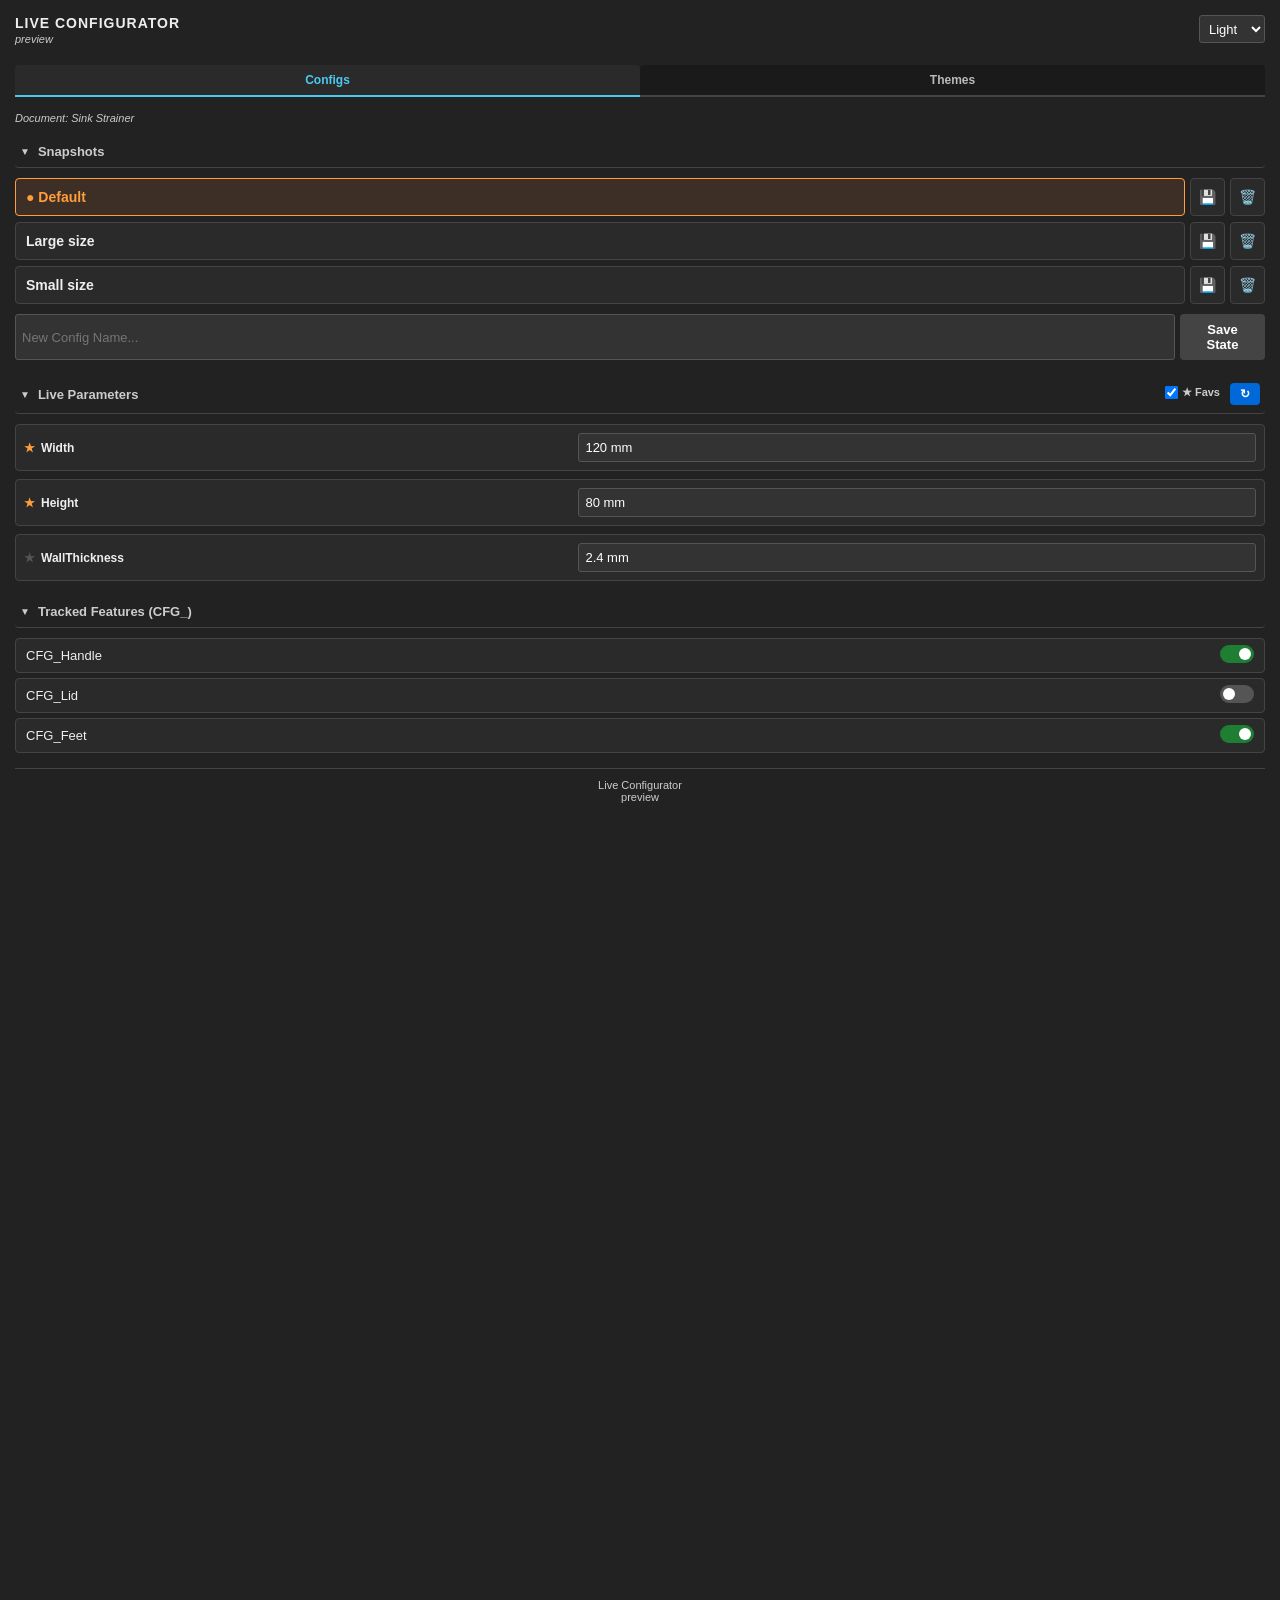
<file: previews/LiveConfig/index.html>
<!DOCTYPE html>
<html data-theme="dark">
<head>
    <link rel="stylesheet" href="style.css">
    <title>LiveConfig</title>
</head>
<body>
    <div class="header">
        <div class="title-group">
            <h2>Live Configurator</h2>
            <div id="versionTag" class="sub-header"></div>
        </div>
        <select id="themeSelector" onchange="changeTheme()" style="width: auto; height: 28px; padding: 2px 5px;">
            <option value="light">Light</option>
            <option value="dark">Dark</option>
            <option value="sepia">Sepia</option>
        </select>
    </div>

    <div class="tabs">
        <button class="tab-btn active" onclick="switchTab('tab-configs')">Configs</button>
        <button class="tab-btn" onclick="switchTab('tab-themes')">Themes</button>
    </div>

    <div id="tab-configs" class="tab-content active">
        <div id="docName" class="sub-header" style="margin-bottom: 12px;">Scanning...</div>

        <div id="sec-configs" class="section">
            <div class="section-header" tabindex="0" role="button" aria-expanded="true" onclick="toggleSection('sec-configs')" onkeydown="if(event.key==='Enter'||event.key===' '){event.preventDefault();toggleSection('sec-configs');}">
                <div class="header-title">
                    <span class="arrow">▼</span>
                    <h3>Snapshots</h3>
                </div>
            </div>

            <div class="section-content">
                <div id="configList" class="grid-list">
                    <div class="empty-state">No configs saved.</div>
                </div>
                <div class="input-group">
                    <input type="text" id="newConfigName" placeholder="New Config Name...">
                    <button id="saveConfigBtn" class="secondary-btn">Save State</button>
                </div>
            </div>
        </div>

        <div id="sec-params" class="section">
            <div class="section-header" tabindex="0" role="button" aria-expanded="true" onclick="toggleSection('sec-params')" onkeydown="if(event.key==='Enter'||event.key===' '){event.preventDefault();toggleSection('sec-params');}">
                <div class="header-title">
                    <span class="arrow">▼</span>
                    <h3>Live Parameters</h3>
                </div>

                <div class="header-controls" onclick="event.stopPropagation()">
                    <label class="fav-toggle" title="Show Favorites Only">
                        <input type="checkbox" id="favFilterCheck" checked>
                        <span class="fav-label">★ Favs</span>
                    </label>
                    <button id="scanBtn" class="icon-btn" title="Rescan Model">↻</button>
                </div>
            </div>

            <div class="section-content">
                <div id="paramList" class="param-container">
                    <div class="empty-state">No User Parameters found.</div>
                </div>
            </div>
        </div>

        <div id="sec-features" class="section">
            <div class="section-header" tabindex="0" role="button" aria-expanded="true" onclick="toggleSection('sec-features')" onkeydown="if(event.key==='Enter'||event.key===' '){event.preventDefault();toggleSection('sec-features');}">
                <div class="header-title">
                    <span class="arrow">▼</span>
                    <h3>Tracked Features (CFG_)</h3>
                </div>
            </div>

            <div class="section-content">
                <div id="featureList" class="feature-container">
                </div>
            </div>
        </div>
    </div>

    <div id="tab-themes" class="tab-content">
        <div class="section" id="sec-theme-manager">
            <div class="section-header" tabindex="0" role="button" aria-expanded="true" onclick="toggleSection('sec-theme-manager')" onkeydown="if(event.key==='Enter'||event.key===' '){event.preventDefault();toggleSection('sec-theme-manager');}">
                <div class="header-title">
                    <span class="arrow">▼</span>
                    <h3>Theme Manager</h3>
                </div>
            </div>
            <div class="section-content data-container">
                <div style="display: flex; gap: 10px; margin-bottom: 10px;">
                    <div style="flex: 1;">
                        <label>Font Family</label>
                        <select id="fontFamilySelector" onchange="updateActiveThemeProperty('--font-family', this.value)">
                            <option value="'Segoe UI', Tahoma, sans-serif">Sans-serif</option>
                            <option value="Georgia, 'Times New Roman', Times, serif">Serif</option>
                            <option value="'Consolas', 'Courier New', monospace">Monospace</option>
                        </select>
                    </div>
                    <div style="flex: 1;">
                        <label>Base Font Size</label>
                        <select id="fontSizeSelector" onchange="updateActiveThemeProperty('--font-size-base', this.value)">
                            <option value="11px">11px</option>
                            <option value="12px">12px</option>
                            <option value="13px">13px</option>
                            <option value="14px">14px</option>
                            <option value="15px">15px</option>
                            <option value="16px">16px</option>
                            <option value="17px">17px</option>
                            <option value="18px">18px</option>
                        </select>
                    </div>
                </div>
                <p>Import custom themes via a JSON theme export or batch import custom style.css files.</p>
                <div class="create-grid">
                    <button class="btn-primary" onclick="requestImportTheme('css')">📥 Import style.css</button>
                    <button class="btn-primary" onclick="requestExportTheme('css')">📤 Export style.css</button>
                    <button class="btn-secondary" onclick="requestImportTheme('json')">📂 Import .json</button>
                    <button class="btn-secondary" onclick="requestExportTheme('json')">💾 Export .json</button>
                    <button id="themeRemoveBtn" class="btn-secondary full-width" onclick="removeSelectedTheme()" disabled title="Select a custom (imported) theme to enable">🗑️ Remove Selected Theme</button>
                    <button class="btn-secondary full-width" onclick="resetThemeCache()">🗑️ Factory Reset Theme Cache</button>
                </div>
            </div>
        </div>
    </div>

    <div class="version-footer">Live Configurator<br><span id="footerVersion"></span></div>

      <script src="../_common.js"></script>
  <script src="preview-shim.js"></script>
</body>
</html>
</file>
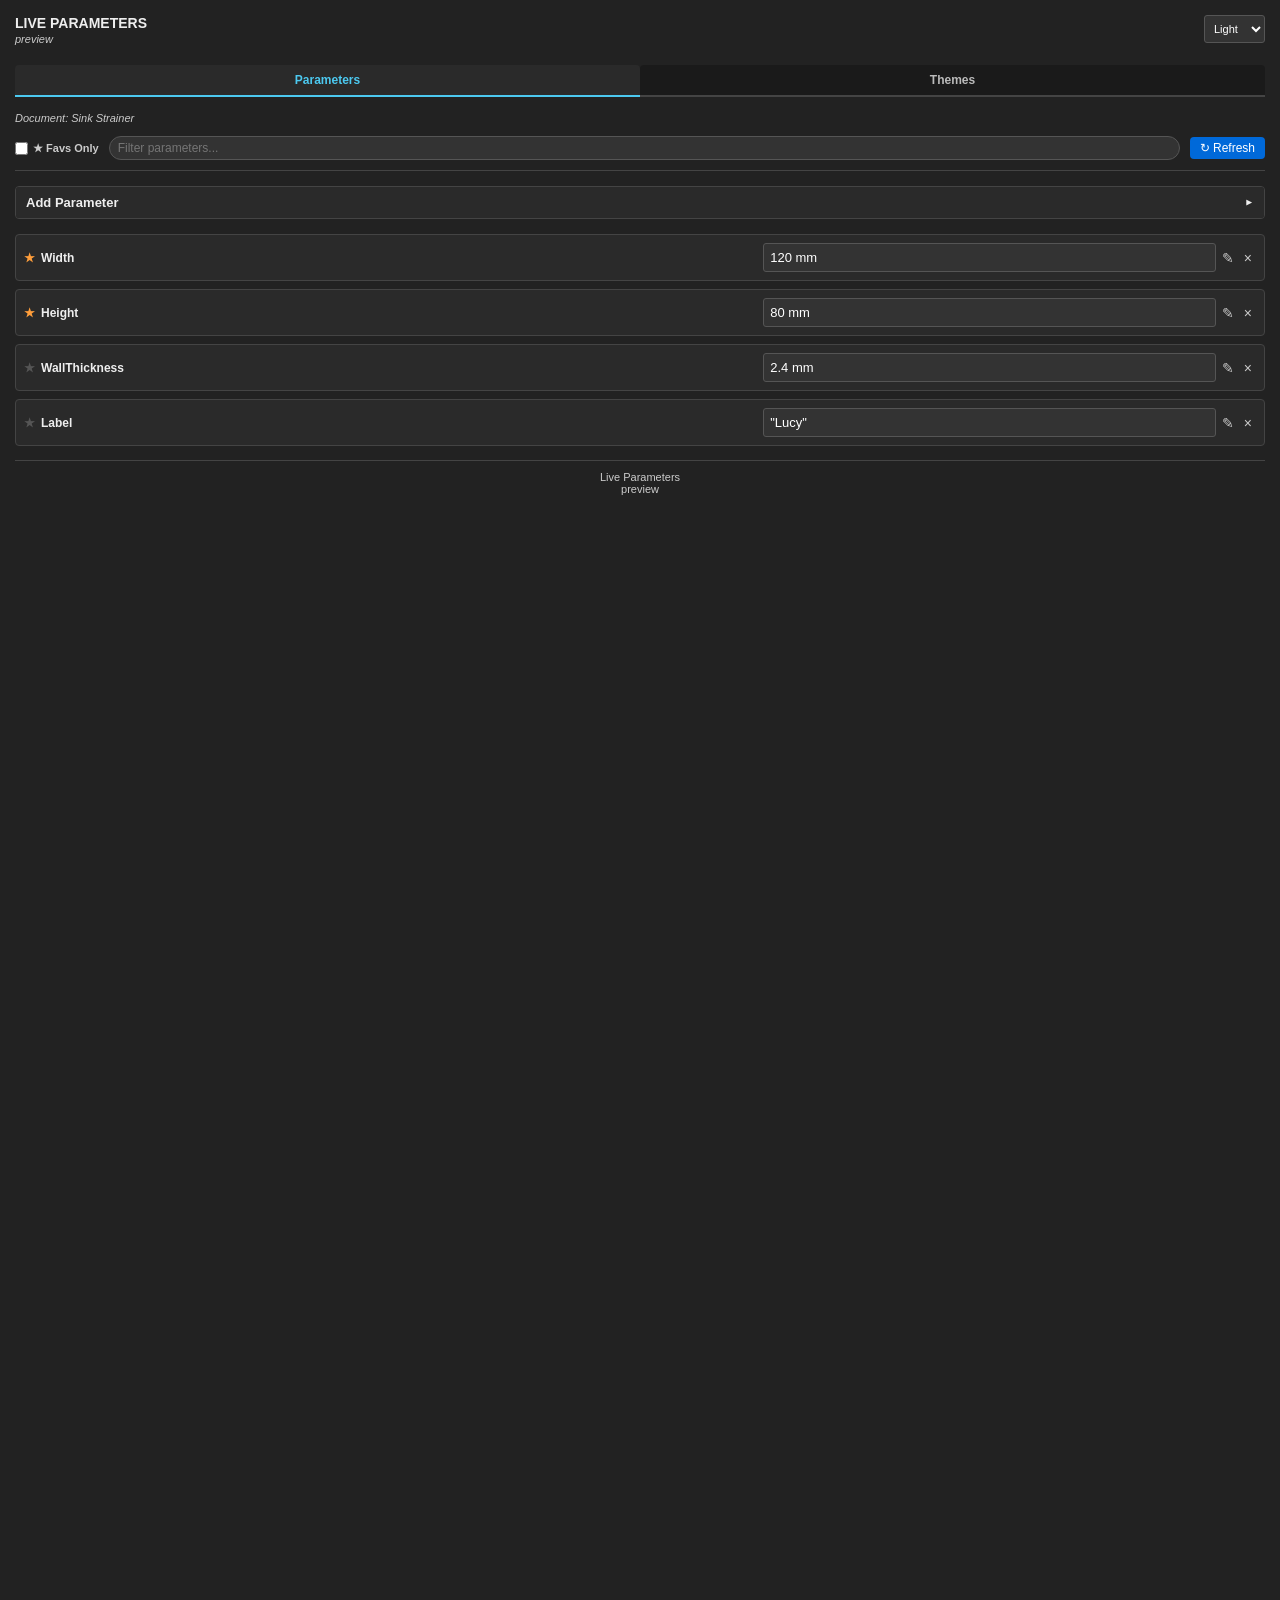
<file: previews/LiveParameters/index.html>
<!DOCTYPE html>
<html data-theme="dark">
<head>
    <title>Live Parameters</title>
    <link rel="stylesheet" href="style.css">
</head>
<body>
    <div class="header">
        <div class="title-group">
            <h2>Live Parameters</h2>
            <div id="versionTag" class="sub-header"></div>
        </div>
        <select id="themeSelector" onchange="changeTheme()" style="width: auto; height: 28px; font-size: calc(var(--font-size-base) - 2px); padding: 2px 5px;">
            <option value="light">Light</option>
            <option value="dark">Dark</option>
            <option value="sepia">Sepia</option>
        </select>
    </div>

    <div class="tabs">
        <button class="tab-btn active" onclick="switchTab('tab-params')">Parameters</button>
        <button class="tab-btn" onclick="switchTab('tab-themes')">Themes</button>
    </div>

    <div id="tab-params" class="tab-content active">
        <div id="docName" class="sub-header" style="margin-bottom: 12px;">Scanning...</div>

        <div class="controls-bar">
            <label class="fav-toggle" title="Show Favorites Only">
                <input type="checkbox" id="favFilterCheck">
                <span>★ Favs Only</span>
            </label>

            <div class="search-container">
                <input type="text" id="searchInput" class="search-input" placeholder="Filter parameters...">
            </div>

            <button id="scanBtn" class="icon-btn" title="Rescan Model">↻ Refresh</button>
        </div>

        <div id="sec-actions" class="section collapsed">
            <div class="section-header" tabindex="0" role="button" aria-expanded="false" onclick="toggleSection('sec-actions')" onkeydown="if(event.key==='Enter'||event.key===' '){event.preventDefault();toggleSection('sec-actions');}">
                <h3>Add Parameter</h3>
                <span class="arrow">▼</span>
            </div>

            <div class="section-content">
                <div class="create-grid">
                    <input type="text" id="new_name" placeholder="Name (e.g. Width)" />
                    <select id="new_unit" onchange="toggleCustomUnit(this)">
                        <option value="mm">Length (mm)</option>
                        <option value="in">Length (in)</option>
                        <option value="deg">Angle (deg)</option>
                        <option value="">No Units</option>
                        <option value="TEXT">Text</option>
                        <option value="OTHER">Other...</option>
                    </select>
                    <input type="text" id="custom_unit" class="full-width" placeholder="Type unit (e.g. cm)" style="display:none;" />
                    <input type="text" id="new_expr" placeholder="Expression" class="full-width" />
                    <input type="text" id="new_comm" placeholder="Comment (Optional)" class="full-width" />
                </div>
                <button id="createBtn" class="btn-success">Create Parameter</button>
            </div>
        </div>

        <div id="statusMessage" class="status-box"></div>

        <div id="paramList" class="param-container">
            <div class="empty-state">Loading parameters...</div>
        </div>
    </div>

    <div id="tab-themes" class="tab-content">
        <div class="section" id="sec-theme-manager">
            <div class="section-header" tabindex="0" role="button" aria-expanded="true" onclick="toggleSection('sec-theme-manager')" onkeydown="if(event.key==='Enter'||event.key===' '){event.preventDefault();toggleSection('sec-theme-manager');}">
                <h3>Theme Manager</h3>
                <span class="arrow">▼</span>
            </div>
            <div class="section-content data-container">
                <div style="display: flex; gap: 10px; margin-bottom: 10px;">
                    <div style="flex: 1;">
                        <label>Font Family</label>
                        <select id="fontFamilySelector" onchange="updateActiveThemeProperty('--font-family', this.value)">
                            <option value="'Segoe UI', Tahoma, sans-serif">Sans-serif</option>
                            <option value="Georgia, 'Times New Roman', Times, serif">Serif</option>
                            <option value="'Consolas', 'Courier New', monospace">Monospace</option>
                        </select>
                    </div>
                    <div style="flex: 1;">
                        <label>Base Font Size</label>
                        <select id="fontSizeSelector" onchange="updateActiveThemeProperty('--font-size-base', this.value)">
                            <option value="11px">11px</option><option value="12px">12px</option><option value="13px">13px</option>
                            <option value="14px">14px</option><option value="15px">15px</option><option value="16px">16px</option>
                            <option value="17px">17px</option><option value="18px">18px</option>
                        </select>
                    </div>
                </div>
                <p>Import custom themes via a JSON theme export or batch import custom style.css files.</p>
                <div class="create-grid">
                    <button class="btn-primary" onclick="requestImportTheme('css')">📥 Import style.css</button>
                    <button class="btn-primary" onclick="requestExportTheme('css')">📤 Export style.css</button>
                    <button class="btn-secondary" onclick="requestImportTheme('json')">📂 Import .json</button>
                    <button class="btn-secondary" onclick="requestExportTheme('json')">💾 Export .json</button>
                    <button id="themeRemoveBtn" class="btn-secondary full-width" onclick="removeSelectedTheme()" disabled title="Select a custom (imported) theme to enable">🗑️ Remove Selected Theme</button>
                    <button class="btn-secondary full-width" onclick="resetThemeCache()">🗑️ Factory Reset Theme Cache</button>
                </div>
            </div>
        </div>
    </div>

    <div class="version-footer">Live Parameters<br><span id="footerVersion"></span></div>

    <div id="editModal" class="modal-overlay">
        <div class="modal-content">
            <h3>Edit Parameter</h3>

            <div class="modal-label">Name</div>
            <input type="text" id="editModalName">

            <div class="modal-label">Comment</div>
            <input type="text" id="editModalComment">

            <input type="hidden" id="editModalOldName">

            <div class="modal-actions">
                <button class="modal-btn btn-cancel" onclick="closeEditModal()">Cancel</button>
                <button class="modal-btn btn-save" onclick="saveEditModal()">Save</button>
            </div>
        </div>
    </div>

      <script src="../_common.js"></script>
  <script src="preview-shim.js"></script>
</body>
</html>
</file>
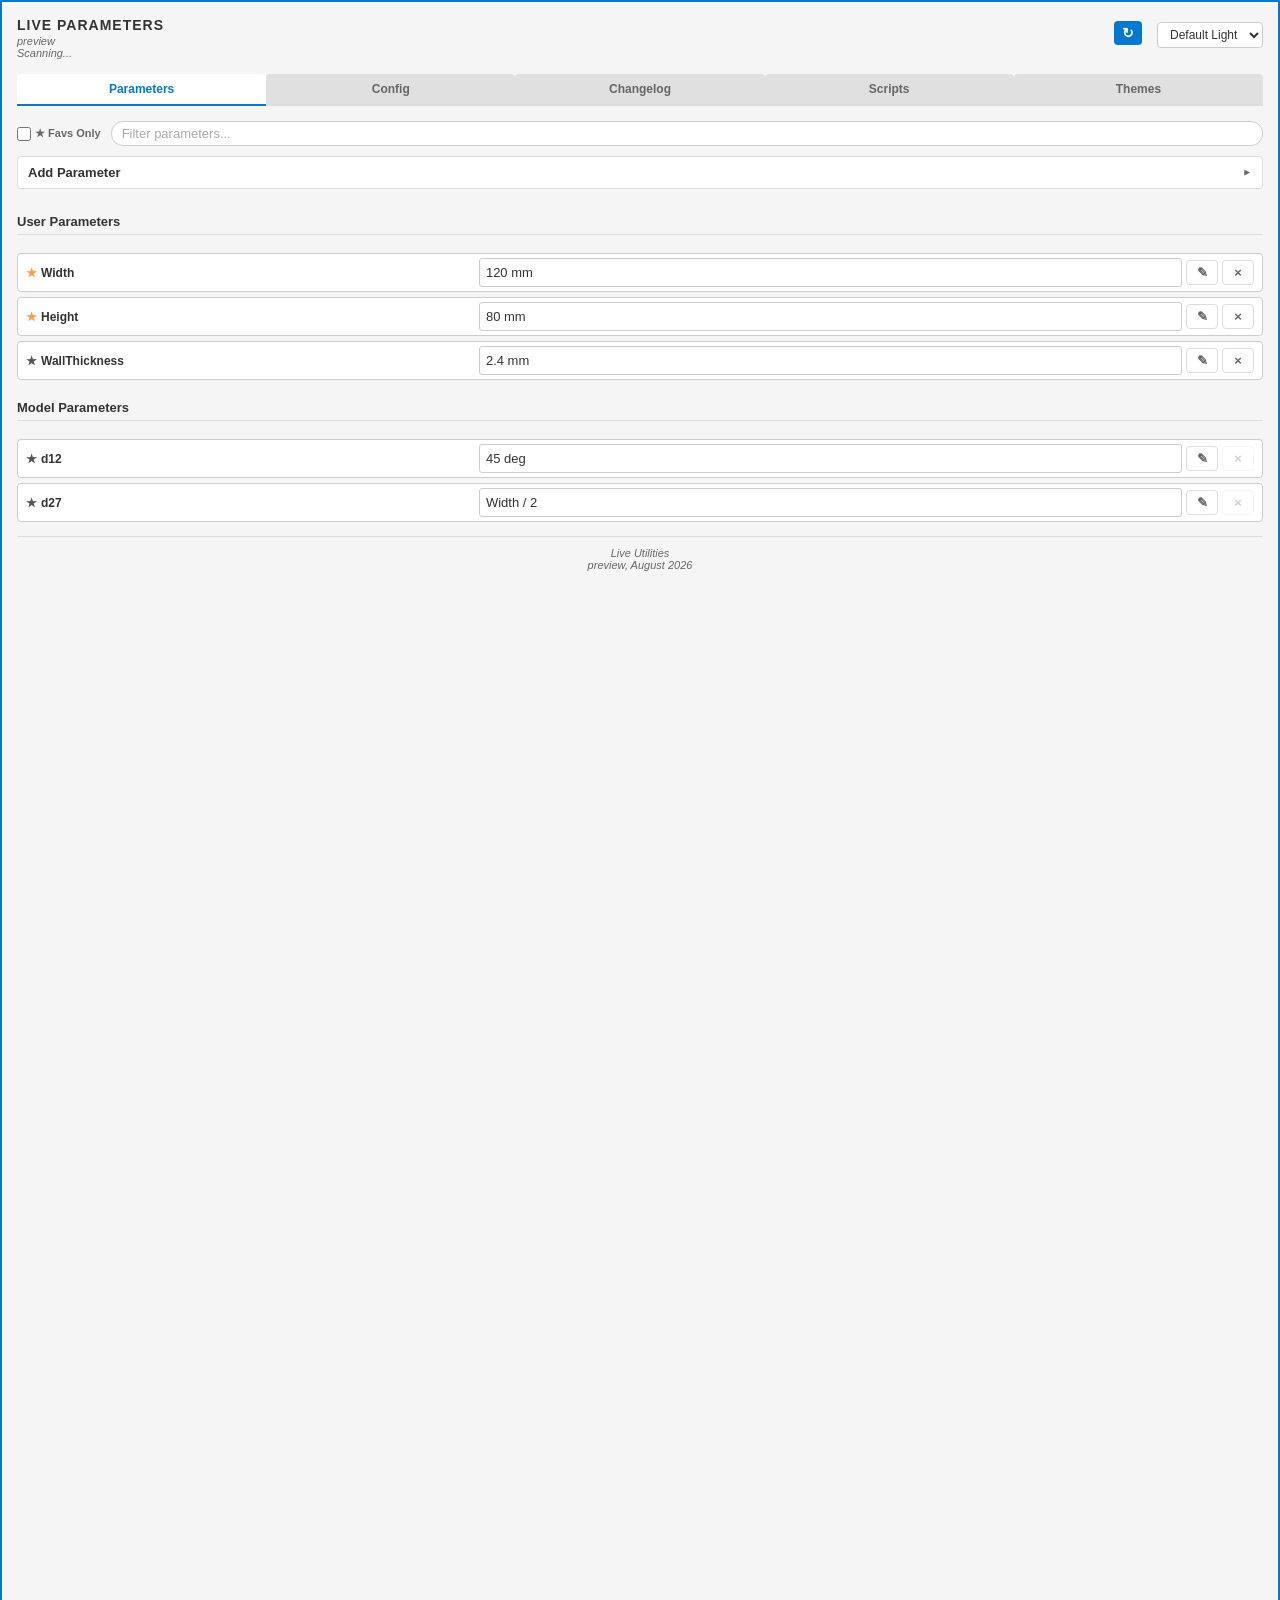
<file: previews/LiveUtilities/index.html>
<!DOCTYPE html>
<html>
<head>
    <link rel="stylesheet" href="style.css">
    <title>Live Utilities</title>
    <style>
        /* Give snapshot buttons a primary color hover effect so they aren't overwhelming when resting */
        .snapshot-btn:hover {
            background-color: var(--btn-primary) !important;
            border-color: var(--btn-primary) !important;
            color: var(--btn-primary-text, #fff) !important;
        }
        .info-icon {
            font-size: calc(var(--font-size-base) - 2px);
            color: var(--text-sub);
            cursor: pointer;
            font-weight: normal;
            vertical-align: middle;
            pointer-events: auto;
        }
        .info-icon:hover { color: var(--text-main); }
    </style>
</head>
<body>
    <div class="header">
        <div class="title-group">
            <h2 id="appTitle">LIVE PARAMETERS</h2>
            <div id="versionTag" class="sub-header"></div>
            <div id="docName" class="sub-header">Scanning...</div>
        </div>

        <div style="display: flex; align-items: center; gap: 15px;">
            <button class="icon-btn" onclick="refreshData()" title="Rescan Model" style="padding: 4px 8px; font-size: calc(var(--font-size-base) + 1px);">↻</button>
            <select id="themeSelector" onchange="changeTheme()" title="Select Theme" style="font-size: calc(var(--font-size-base) - 1px); padding: 4px 8px; border-radius: 4px; background: var(--input-bg); color: var(--input-text); border: 1px solid var(--input-border); cursor: pointer; outline: none; margin-top: 5px;">
                <option value="Default Light">Default Light</option>
            </select>
        </div>
    </div>

    <div class="tabs">
        <button class="tab-btn active" onclick="switchTab('tab-params')">Parameters</button>
        <button class="tab-btn" onclick="switchTab('tab-config')">Config</button>
        <button class="tab-btn" onclick="switchTab('tab-changelog')">Changelog</button>
        <button class="tab-btn" onclick="switchTab('tab-scripts')">Scripts</button>
        <button class="tab-btn" onclick="switchTab('tab-themes')">Themes</button>
    </div>

    <div id="statusMessage" class="status-box"></div>

    <div id="tab-params" class="tab-content active">
        <div class="controls-bar">
            <label class="fav-toggle" title="Show Favorites Only">
                <input type="checkbox" id="favFilterCheck">
                <span>★ Favs Only</span>
            </label>
            <div class="search-container">
                <input type="text" id="searchInput" class="search-input" placeholder="Filter parameters...">
            </div>
        </div>

        <div class="section collapsed" id="sec-create-param">
            <div class="section-header" tabindex="0" role="button" onclick="toggleSection('sec-create-param')" onkeydown="if(event.key==='Enter'||event.key===' '){event.preventDefault();toggleSection('sec-create-param')}">
                <h3>Add Parameter</h3>
                <span class="arrow">▼</span>
            </div>
            <div class="section-content">
                <div class="create-grid">
                    <input type="text" id="new_name" placeholder="Name (e.g. Width)" />
                    <select id="new_unit" onchange="toggleCustomUnit(this)">
                        <option value="mm">Length (mm)</option>
                        <option value="in">Length (in)</option>
                        <option value="deg">Angle (deg)</option>
                        <option value="">No Units</option>
                        <option value="TEXT">Text</option>
                        <option value="OTHER">Other...</option>
                    </select>
                    <input type="text" id="custom_unit" class="full-width" placeholder="Type unit (e.g. cm)" style="display:none;" />
                    <input type="text" id="new_expr" placeholder="Expression" class="full-width" />
                    <input type="text" id="new_comm" placeholder="Comment (Optional)" class="full-width" />
                </div>
                <button class="btn-primary" onclick="createParam()">Create Parameter</button>
            </div>
        </div>

        <div id="paramList" class="data-container">
            <h3 style="margin-top: 15px; border-bottom: 1px solid var(--border-color); padding-bottom: 5px; font-size: var(--font-size-base);">User Parameters</h3>
            <div id="userParamList" class="data-container">
                <div class="empty-state">Loading parameters...</div>
            </div>

            <h3 style="margin-top: 15px; border-bottom: 1px solid var(--border-color); padding-bottom: 5px; font-size: var(--font-size-base);">Model Parameters</h3>
            <div id="modelParamList" class="data-container">
                <div class="empty-state">Loading model parameters...</div>
            </div>
        </div>
    </div>

    <div id="tab-config" class="tab-content">
        <div class="section" id="sec-configs">
            <div class="section-header" tabindex="0" role="button" onclick="toggleSection('sec-configs')" onkeydown="if(event.key==='Enter'||event.key===' '){event.preventDefault();toggleSection('sec-configs')}">
                <h3>Snapshots</h3>
                <span class="arrow">▼</span>
            </div>
            <div class="section-content">
                <div class="input-group" style="margin-top:0; margin-bottom:8px;">
                    <input type="text" id="newConfigName" placeholder="Filter or new name..." oninput="filterConfigs()">
                    <button class="btn-primary" onclick="saveSnapshot()">Save State</button>
                </div>
                <div id="configList" class="data-container"></div>
            </div>
        </div>

        <div class="section" id="sec-features">
            <div class="section-header" tabindex="0" role="button" onclick="toggleSection('sec-features')" onkeydown="if(event.key==='Enter'||event.key===' '){event.preventDefault();toggleSection('sec-features')}">
                <h3>Tracked Features (CFG_) <span class="info-icon" tabindex="0" role="button" onclick="event.stopPropagation(); showAlertModal('Tracked Features (CFG_)', 'Controls timeline suppression for CFG_-prefixed groups and features.\n\nCFG_ sketches also appear in Tracked Visibility — suppress (timeline) and visibility (browser eye) are two independent controls.')" onkeydown="if(event.key==='Enter'||event.key===' '){event.preventDefault();event.stopPropagation();showAlertModal('Tracked Features (CFG_)', 'Controls timeline suppression for CFG_-prefixed groups and features.\n\nCFG_ sketches also appear in Tracked Visibility — suppress (timeline) and visibility (browser eye) are two independent controls.')}">ⓘ</span></h3>
                <span class="arrow">▼</span>
            </div>
            <div class="section-content">
                <div id="featureList" class="data-container"></div>
            </div>
        </div>

        <div class="section" id="sec-visibility">
            <div class="section-header" tabindex="0" role="button" onclick="toggleSection('sec-visibility')" onkeydown="if(event.key==='Enter'||event.key===' '){event.preventDefault();toggleSection('sec-visibility')}">
                <h3>Tracked Visibility (CFG_) <span class="info-icon" tabindex="0" role="button" onclick="event.stopPropagation(); showAlertModal('Tracked Visibility (CFG_)', 'Controls browser visibility for CFG_-prefixed bodies, sketches, and components.\n\nCFG_ sketches appear here AND in Tracked Features — both sections expose independent controls.\n\nComponents suppressed from the timeline may need a manual rescan (↻) to restore their entry here.')" onkeydown="if(event.key==='Enter'||event.key===' '){event.preventDefault();event.stopPropagation();showAlertModal('Tracked Visibility (CFG_)', 'Controls browser visibility for CFG_-prefixed bodies, sketches, and components.\n\nCFG_ sketches appear here AND in Tracked Features — both sections expose independent controls.\n\nComponents suppressed from the timeline may need a manual rescan (↻) to restore their entry here.')}">ⓘ</span></h3>
                <span class="arrow">▼</span>
            </div>
            <div class="section-content">
                <div id="visibilityList" class="data-container"></div>
            </div>
        </div>

        <div class="section collapsed" id="sec-regroup">
            <div class="section-header" tabindex="0" role="button" onclick="toggleSection('sec-regroup')" onkeydown="if(event.key==='Enter'||event.key===' '){event.preventDefault();toggleSection('sec-regroup')}">
                <h3>Regroup Features</h3>
                <span class="arrow">▼</span>
            </div>
            <div class="section-content">
                <div class="input-group" style="margin-bottom: 10px;">
                    <input type="text" id="newMergedGroupName" placeholder="New Group Name (e.g. 18mm_Box)...">
                    <button id="regroupBtn" class="btn-primary" onclick="mergeSelectedGroups()" disabled>Regroup</button>
                </div>
                <div style="font-size: calc(var(--font-size-base) - 2px); color: var(--text-sub); margin-bottom: 10px; margin-top: -5px;">Note: 'CFG_' is automatically prepended to the new group name</div>
                <div id="selectedGroupsArea" class="data-container">
                    <div class="empty-state" id="regroupEmptyState">Select a contiguous block of grouped features to continue.</div>
                </div>
            </div>
        </div>

        <div class="section collapsed" id="sec-batch-export">
            <div class="section-header" tabindex="0" role="button" onclick="toggleSection('sec-batch-export')" onkeydown="if(event.key==='Enter'||event.key===' '){event.preventDefault();toggleSection('sec-batch-export')}">
                <h3>Batch Export</h3>
                <span class="arrow">▼</span>
            </div>
            <div class="section-content">
                <div style="margin-bottom: 8px; font-size: calc(var(--font-size-base) - 1px);">
                    <div style="color: var(--text-sub); margin-bottom: 3px;">Output folder:</div>
                    <div style="display: flex; gap: 5px; align-items: center;">
                        <span id="exportFolderDisplay" title="" style="flex-grow:1; overflow:hidden; text-overflow:ellipsis; white-space:nowrap; color:var(--text-main);">Not set</span>
                        <button class="action-btn" onclick="pickExportFolder()" title="Change folder">📁</button>
                    </div>
                </div>
                <div style="display: flex; gap: 10px; margin-bottom: 8px; font-size: calc(var(--font-size-base) - 1px);">
                    <label><input type="checkbox" id="expSTEP" checked> STEP</label>
                    <label><input type="checkbox" id="expSTL" checked> STL</label>
                    <label><input type="checkbox" id="exp3MF" checked> 3MF</label>
                </div>
                <div style="display: flex; gap: 8px; margin-bottom: 8px; font-size: calc(var(--font-size-base) - 1px);">
                    <label><input type="radio" name="exportScope" value="all" checked> All</label>
                    <label><input type="radio" name="exportScope" value="active"> Active</label>
                    <label><input type="radio" name="exportScope" value="checked"> Checked</label>
                    <label><input type="radio" name="exportScope" value="filtered"> Filtered</label>
                </div>
                <button class="btn-secondary" onclick="exportConfigs()">Export Configs...</button>
            </div>
        </div>
    </div>

    <div id="tab-changelog" class="tab-content">
        <button class="btn-success" onclick="openDashboard()" style="margin-bottom: 15px;">📂 OPEN LOG DASHBOARD</button>
        
        <div class="section">
            <div class="section-content" style="display: block;">
                <label style="font-size: calc(var(--font-size-base) - 1px); font-weight: bold; margin-bottom: 5px; display: block;">Add Log Entry:</label>
                <textarea id="newEntryText" placeholder="What did you change?"></textarea>
                
                <div style="display:flex; justify-content:space-between; align-items:center; margin-bottom:10px;">
                    <div>
                        <input type="checkbox" id="autosaveCheck" checked> 
                        <label for="autosaveCheck" style="cursor:pointer; font-size: calc(var(--font-size-base) - 1px);">Autosave Design</label>
                    </div>
                </div>
                <button class="btn-primary" onclick="sendLogEntry()">Save Entry</button>
            </div>
        </div>

        <div class="section collapsed" id="sec-milestone">
            <div class="section-header" tabindex="0" role="button" onclick="toggleSection('sec-milestone')" onkeydown="if(event.key==='Enter'||event.key===' '){event.preventDefault();toggleSection('sec-milestone')}">
                <h3>Milestones and Utilities</h3>
                <span class="arrow">▼</span>
            </div>
            <div class="section-content">
                <div style="margin-bottom: 10px;">
                    <input type="text" id="milestoneReason" placeholder="Milestone Name (e.g. 'Final Draft')" style="margin-bottom:5px;">
                    <button class="btn-secondary" onclick="createMilestone()">Archive & Start New Log</button>
                </div>
                <button class="btn-secondary" style="margin-bottom: 15px;" onclick="exportLog()">Export Changelog to File</button>

            </div>
        </div>
    </div>

    <div id="tab-scripts" class="tab-content">
        <div id="scriptLauncherList" class="data-container" style="margin-bottom: 15px;">
            <div class="empty-state">Loading scripts...</div>
        </div>

        <div class="section collapsed" id="sec-script-manager">
            <div class="section-header" tabindex="0" role="button" onclick="toggleSection('sec-script-manager')" onkeydown="if(event.key==='Enter'||event.key===' '){event.preventDefault();toggleSection('sec-script-manager')}">
                <h3>Script Manager</h3>
                <span class="arrow">▼</span>
            </div>
            <div class="section-content">
                <button class="btn-primary" style="margin-bottom: 15px;" onclick="document.getElementById('linkMacroModal').style.display='flex'">➕ Link New Script</button>
                
                <div id="scriptManagerList" class="data-container">
                <div class="empty-state" style="font-size: calc(var(--font-size-base) - 2px);">No scripts to manage.</div>
                </div>
            </div>
        </div>
    </div>

    <div id="tab-themes" class="tab-content">
        <div class="section" id="sec-theme-manager">
            <div class="section-header" tabindex="0" role="button" onclick="toggleSection('sec-theme-manager')" onkeydown="if(event.key==='Enter'||event.key===' '){event.preventDefault();toggleSection('sec-theme-manager')}">
                <h3>Theme Manager</h3>
                <span class="arrow">▼</span>
            </div>
            <div class="section-content data-container">
                <div style="display: flex; gap: 10px; margin-bottom: 10px;">
                    <div style="flex: 1;">
                        <label style="font-size: calc(var(--font-size-base) - 2px); font-weight: bold; color: var(--text-sub);">Font Family</label>
                        <select id="fontFamilySelector" onchange="updateActiveThemeProperty('--font-family', this.value)" style="margin-top: 3px;">
                            <option value="'Segoe UI', Tahoma, sans-serif">Sans-serif</option>
                            <option value="Georgia, 'Times New Roman', Times, serif">Serif</option>
                            <option value="'Consolas', 'Courier New', monospace">Monospace</option>
                        </select>
                    </div>
                    <div style="flex: 1;">
                        <label style="font-size: calc(var(--font-size-base) - 2px); font-weight: bold; color: var(--text-sub);">Base Font Size</label>
                        <select id="fontSizeSelector" onchange="updateActiveThemeProperty('--font-size-base', this.value)" style="margin-top: 3px;">
                            <option value="11px">11px</option><option value="12px">12px</option><option value="13px">13px</option>
                            <option value="14px">14px</option><option value="15px">15px</option><option value="16px">16px</option>
                            <option value="17px">17px</option><option value="18px">18px</option>
                        </select>
                    </div>
                </div>
            <p style="font-size: calc(var(--font-size-base) - 1px); margin-top: 0; color: var(--text-sub);">Import custom themes via a JSON theme export or batch import custom style.css files.</p>
                <div class="create-grid">
                    <button class="btn-primary" onclick="requestImport('css')">📥 Import style.css</button>
                    <button class="btn-primary" onclick="requestExport('css')">📤 Export style.css</button>
                    <button class="btn-secondary" onclick="requestImport('json')">📂 Import .json</button>
                    <button class="btn-secondary" onclick="requestExport('json')">💾 Export .json</button>
                    <button id="themeRemoveBtn" class="btn-secondary full-width" onclick="removeSelectedTheme()" disabled title="Select a custom (imported) theme to enable" style="color: var(--text-danger, #d9534f); border-color: var(--text-danger, #d9534f);">🗑️ Remove Selected Theme</button>
                    <button class="btn-secondary full-width" onclick="resetThemeCache()" style="color: var(--text-danger, #d9534f); border-color: var(--text-danger, #d9534f);">🗑️ Factory Reset Theme Cache</button>
                </div>
            </div>
        </div>
    </div>

    <div class="version-footer">Live Utilities<br><span id="footerVersion">v1.6.0</span>, August 2026</div>

    <div id="editModal" class="modal-overlay">
        <div class="modal-content">
            <h3>Edit Parameter</h3>
            <div class="modal-label">Name</div>
            <input type="text" id="editModalName">
            <div class="modal-label">Comment</div>
            <input type="text" id="editModalComment">
            <input type="hidden" id="editModalOldName">
            <div class="modal-actions">
                <button class="modal-btn btn-cancel" onclick="closeEditModal()">Cancel</button>
                <button class="modal-btn btn-save" onclick="saveEditModal()">Save</button>
            </div>
        </div>
    </div>

    <div id="confirmModal" class="modal-overlay" style="display: none;">
        <div class="modal-content">
            <h3 id="confirmModalTitle">Please Confirm</h3>
            <p id="confirmModalMessage" style="font-size: calc(var(--font-size-base) - 1px); margin-bottom: 15px; color: var(--text-main); white-space: pre-line;"></p>
            
            <div class="modal-actions">
                <button class="modal-btn btn-cancel" onclick="closeConfirmModal()">Cancel</button>
                <button class="modal-btn btn-save" onclick="executeConfirmModal()">Yes</button>
            </div>
        </div>
    </div>

    <div id="alertModal" class="modal-overlay" style="display:none;">
        <div class="modal-content">
            <h3 id="alertModalTitle">Done</h3>
            <p id="alertModalMessage" style="font-size: calc(var(--font-size-base) - 1px); margin-bottom: 15px; color: var(--text-main); white-space: pre-line;"></p>
            <div class="modal-actions">
                <button class="modal-btn btn-save" onclick="closeAlertModal()">OK</button>
            </div>
        </div>
    </div>

    <div id="linkMacroModal" class="modal-overlay">
        <div class="modal-content">
            <h3>Link a Python Script</h3>
        <p style="font-size: calc(var(--font-size-base) - 2px); color: var(--text-sub); margin-bottom: 10px;">
                Where is the script located? We'll jump directly to the folder.
            </p>
            
            <div class="modal-actions" style="flex-direction: column; gap: 8px;">
                <button class="btn-secondary" onclick="linkScript('scripts')">
                    📂 My Scripts Folder
                </button>
                <button class="btn-secondary" style="border: 1px dashed var(--border-color);" onclick="linkScript('samples')">
                    ⚙️ Fusion Sample Scripts
                </button>
                <button class="btn-secondary" onclick="linkScript('custom')">
                    💻 Custom Location (From Device)
                </button>
            </div>
            <button class="btn-cancel" style="margin-top: 10px;" onclick="document.getElementById('linkMacroModal').style.display='none'">Cancel</button>
        </div>
    </div>

      <script src="../_common.js"></script>
  <script src="preview-shim.js"></script>
</body>
</html>
</file>
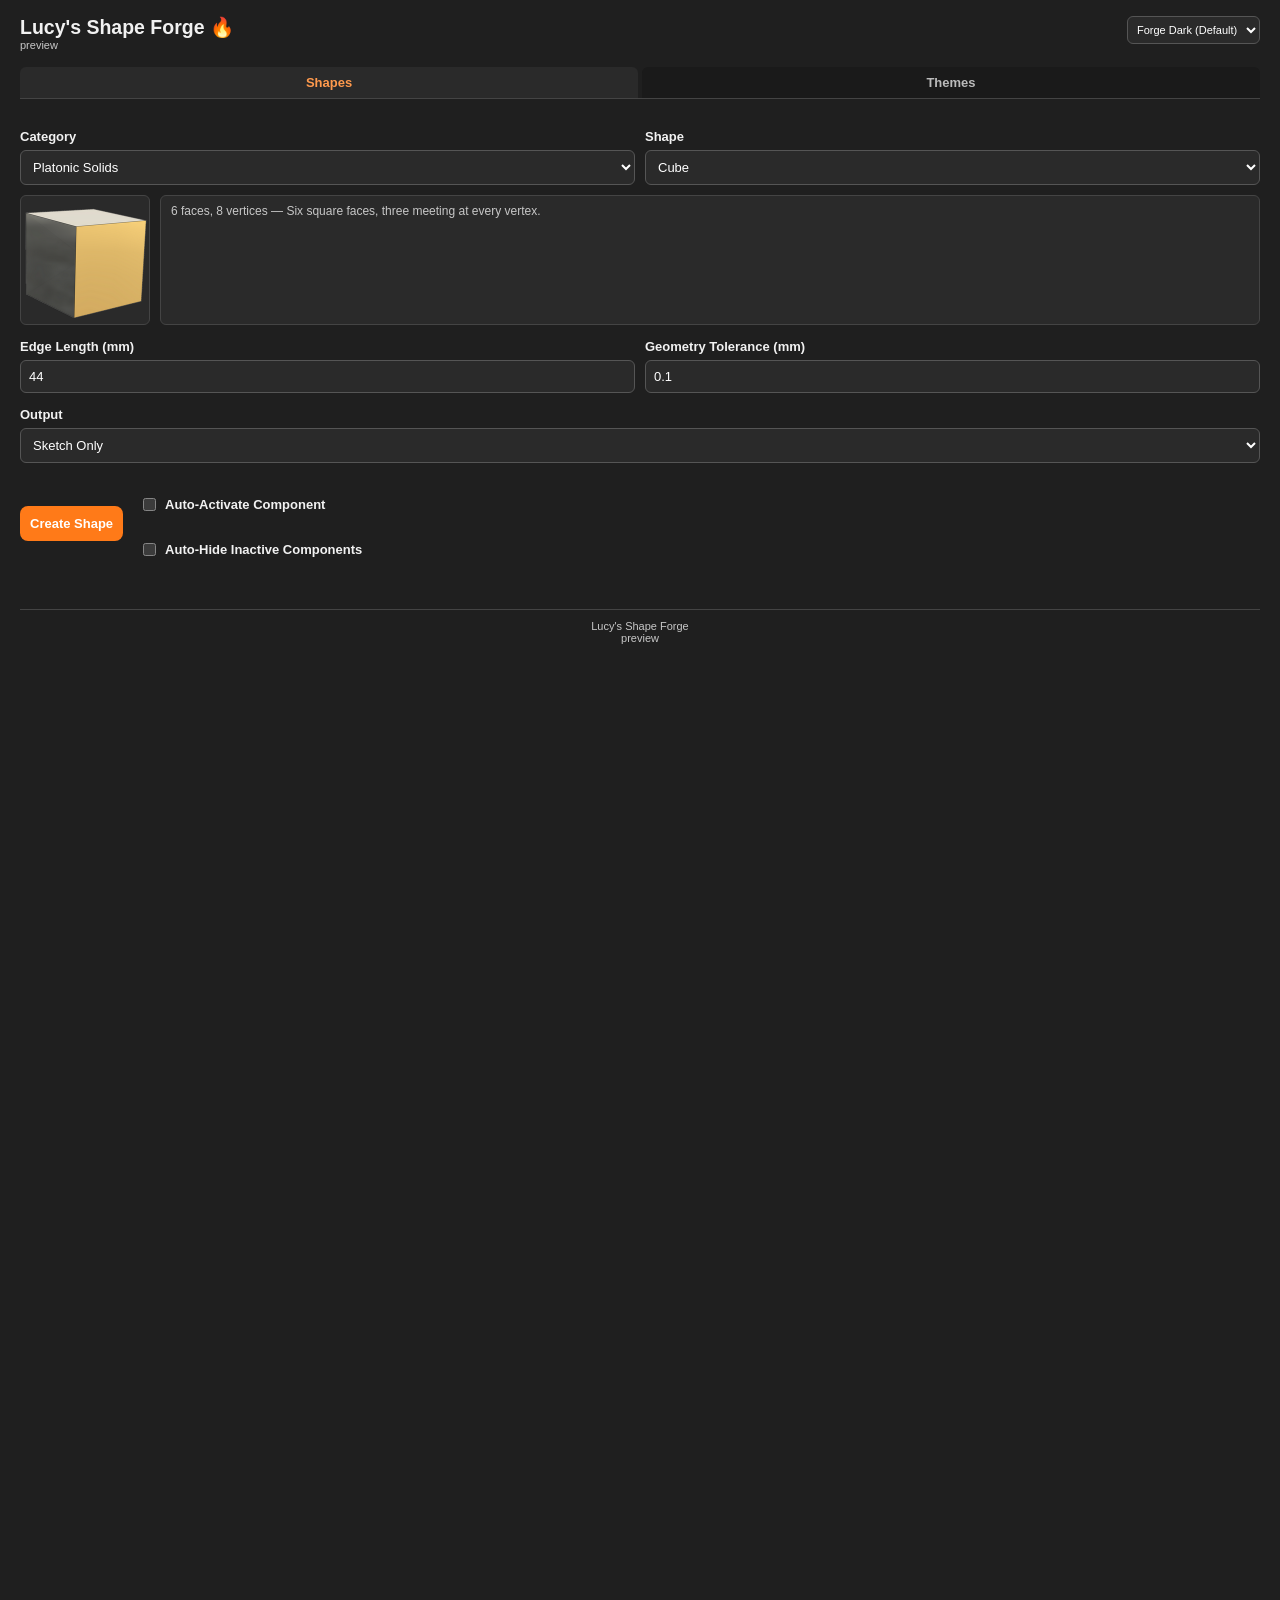
<file: previews/LucysShapeForge/index.html>
<!DOCTYPE html>
<html lang="en">
<head>
    <meta charset="UTF-8">
    <meta name="viewport" content="width=device-width, initial-scale=1.0">
    <title>Lucy's Shape Forge</title>
    <link rel="stylesheet" href="style.css">
</head>
<body>
    <div class="wrap">
        <div class="header">
            <div>
                <h2>Lucy's Shape Forge 🔥</h2>
                <div id="versionTag" class="sub-header"></div>
            </div>
            <select id="themeSelect" style="width: auto; height: 28px; font-size: 11px; padding: 2px 5px;">
                <option value="" selected>Forge Dark (Default)</option>
                <option value="Classic Dark">Classic Dark</option>
                <option value="Classic Light">Classic Light</option>
                <option value="Ocean">Ocean</option>
                <option value="Hacker">Hacker</option>
                <option value="Solarized Dark">Solarized Dark</option>
                <option value="Gruvbox Light">Gruvbox Light</option>
                <option value="Warm Sepia">Warm Sepia</option>
                <option value="Solarized Light">Solarized Light</option>
                <option value="Hot Pink">Hot Pink</option>
            </select>
        </div>

        <div class="tab-bar">
            <button type="button" class="tab-btn active" data-tab="shapes" onclick="switchTab('shapes')">Shapes</button>
            <button type="button" class="tab-btn" data-tab="theme" onclick="switchTab('theme')">Themes</button>
        </div>

        <div id="tab-shapes" class="tab-panel active">
            <div class="field-row">
                <div class="field">
                    <label for="category">Category</label>
                    <select id="category"></select>
                </div>
                <div class="field">
                    <label for="shape">Shape</label>
                    <select id="shape"></select>
                </div>
            </div>

            <div class="shape-info-row">
                <img id="shapeThumb" class="shape-thumb" alt="" style="display:none;">
                <div id="shapeInfo" class="shape-info"></div>
            </div>

            <div class="field-row">
                <div class="field">
                    <label for="edge">Edge Length (mm)</label>
                    <input id="edge" type="number" value="44" step="1">
                </div>
                <div class="field">
                    <label for="tol" title="Internal geometry-matching tolerance (e.g. detecting shared edges during face recovery). Not a physical fit gap — leave at default unless you see modeling errors.">Geometry Tolerance (mm)</label>
                    <input id="tol" type="number" value="0.1" step="0.01" title="Internal geometry-matching tolerance — not a physical print gap.">
                </div>
            </div>

            <div class="field-row">
                <div class="field" id="outputField">
                    <label for="outputMode">Output</label>
                    <select id="outputMode">
                        <option value="sketch" selected>Sketch Only</option>
                        <option value="surface">Surface Patches</option>
                        <option value="bodies">Bodies (Pyramids)</option>
                        <option value="net">Flat Panels (Tapered)</option>
                    </select>

                    <button id="randomizeAppearancesBtn" type="button" class="btn-secondary" style="display:none;">Randomize Appearances</button>

                    <div id="seamFilletPreview" class="info-box" style="display:none;"></div>
                    <div id="cutOffsetPreview" class="info-box" style="display:none;"></div>
                    <div id="shellThicknessPreview" class="info-box" style="display:none;"></div>
                    <div id="panelClearancePreview" class="info-box" style="display:none;"></div>
                </div>
                <div class="field" id="bodiesOptionsField" style="display:none;">
                    <label for="exteriorStyle" id="exteriorStyleLabel">Exterior</label>
                    <select id="exteriorStyle">
                        <option value="flat" selected>Flat</option>
                        <option value="rounded">Rounded</option>
                    </select>

                    <label id="seamFilletRow" class="checkbox-row" style="display:none;">
                        <input id="seamFillet" type="checkbox">
                        Seam Fillet
                    </label>

                    <label for="filletStyle" id="filletStyleLabel" style="display:none;">Fillet Style</label>
                    <select id="filletStyle" style="display:none;">
                        <option value="constant" selected>Constant</option>
                        <option value="asymmetric">Asymmetric</option>
                    </select>

                    <label for="seamTightness" id="seamTightnessLabel" style="display:none;">Seam Tightness</label>
                    <input id="seamTightness" type="number" value="1.0" step="0.05" style="display:none;">

                    <label id="splitBodyRow" class="checkbox-row">
                        <input id="splitBody" type="checkbox" checked>
                        Split Body
                    </label>

                    <label for="cutOffset" id="cutOffsetLabel" style="display:none;">Cut Offset (mm)</label>
                    <input id="cutOffset" type="number" value="10" step="1" style="display:none;">

                    <label id="shellBodyRow" class="checkbox-row" style="display:none;">
                        <input id="shellBody" type="checkbox">
                        Shell Body
                    </label>

                    <label for="wallThickness" id="wallThicknessLabel" style="display:none;">Wall Thickness (mm)</label>
                    <input id="wallThickness" type="number" value="2" step="0.5" style="display:none;">

                    <label for="shellFaces" id="shellFacesLabel" style="display:none;">Shell Faces</label>
                    <select id="shellFaces" style="display:none;">
                        <option value="inside" selected>Inside</option>
                        <option value="outside">Outside</option>
                        <option value="both">Both</option>
                    </select>

                    <label for="shellStyle" id="shellStyleLabel" style="display:none;">Shell Style</label>
                    <select id="shellStyle" style="display:none;">
                        <option value="sharp" selected>Sharp</option>
                        <option value="rounded">Rounded</option>
                    </select>

                    <label for="panelClearance" id="panelClearanceLabel" style="display:none;">Panel Clearance (mm)</label>
                    <input id="panelClearance" type="number" value="0.2" step="0.1" min="0" style="display:none;">

                    <label for="clearance" id="clearanceLabel" style="display:none;" title="Total gap left between two assembled 3D-printed panels at their shared edge. Size it off your printer's nozzle diameter / line width (typically 0.05–0.3mm). Each panel is inset by half this value.">3D Print Clearance (mm)</label>
                    <input id="clearance" type="number" value="0" step="0.025" style="display:none;" title="Total gap left between two assembled 3D-printed panels at their shared edge. Size it off your printer's nozzle diameter / line width (typically 0.05–0.3mm). Each panel is inset by half this value.">
                </div>
            </div>

            <div class="field-row" id="timelineGroupRow" style="display:none;">
                <div class="field">
                    <label class="checkbox-row">
                        <input id="groupTimeline" type="checkbox" checked>
                        Group in Timeline
                    </label>
                </div>
            </div>

            <div class="create-row">
                <button id="createBtn" type="button">Create Shape</button>
                <div class="create-row-options">
                    <label class="checkbox-row">
                        <input id="autoActivateComponent" type="checkbox">
                        Auto-Activate Component
                    </label>
                    <label class="checkbox-row">
                        <input id="autoHideInactive" type="checkbox">
                        Auto-Hide Inactive Components
                    </label>
                </div>
            </div>
        </div>

        <div id="tab-theme" class="tab-panel">
            <div class="section" id="sec-theme-manager">
                <div class="section-header" tabindex="0" role="button" onclick="toggleSection('sec-theme-manager')" onkeydown="if(event.key==='Enter'||event.key===' '){event.preventDefault();toggleSection('sec-theme-manager')}">
                    <h3>Theme Manager</h3>
                    <span class="arrow">▼</span>
                </div>
                <div class="section-content">
                    <div class="theme-row">
                        <div class="theme-field">
                            <label for="fontFamilySelector">Font Family</label>
                            <select id="fontFamilySelector" onchange="updateActiveThemeProperty('--font-family', this.value)">
                                <option value="Arial, Helvetica, sans-serif">Sans-serif</option>
                                <option value="Georgia, 'Times New Roman', Times, serif">Serif</option>
                                <option value="'Consolas', 'Courier New', monospace">Monospace</option>
                            </select>
                        </div>
                        <div class="theme-field">
                            <label for="fontSizeSelector">Base Font Size</label>
                            <select id="fontSizeSelector" onchange="updateActiveThemeProperty('--font-size-base', this.value)">
                                <option value="11px">11px</option><option value="12px">12px</option><option value="13px">13px</option>
                                <option value="14px">14px</option><option value="15px">15px</option><option value="16px">16px</option>
                                <option value="17px">17px</option><option value="18px">18px</option>
                            </select>
                        </div>
                    </div>

                    <div class="theme-manager-grid">
                        <button type="button" class="btn-secondary" onclick="requestImport('css')">📥 Import style.css</button>
                        <button type="button" class="btn-secondary" onclick="requestExport('css')">📤 Export style.css</button>
                        <button type="button" class="btn-secondary" onclick="requestImport('json')">📂 Import .json</button>
                        <button type="button" class="btn-secondary" onclick="requestExport('json')">💾 Export .json</button>
                        <button type="button" id="themeRemoveBtn" class="btn-secondary theme-manager-full" onclick="removeSelectedTheme()" disabled title="Select a custom (imported) theme to enable">🗑️ Remove Selected Theme</button>
                        <button type="button" class="btn-secondary theme-manager-full" onclick="resetThemeCache()">🗑️ Factory Reset Theme Cache</button>
                    </div>
                </div>
            </div>
        </div>

        <div id="status"></div>

        <div class="version-footer">Lucy's Shape Forge<br><span id="versionFooterTag">v1.8.0, September 2026</span></div>
    </div>

      <script src="../_common.js"></script>
  <script src="preview-shim.js"></script>
</body>
</html>
</file>
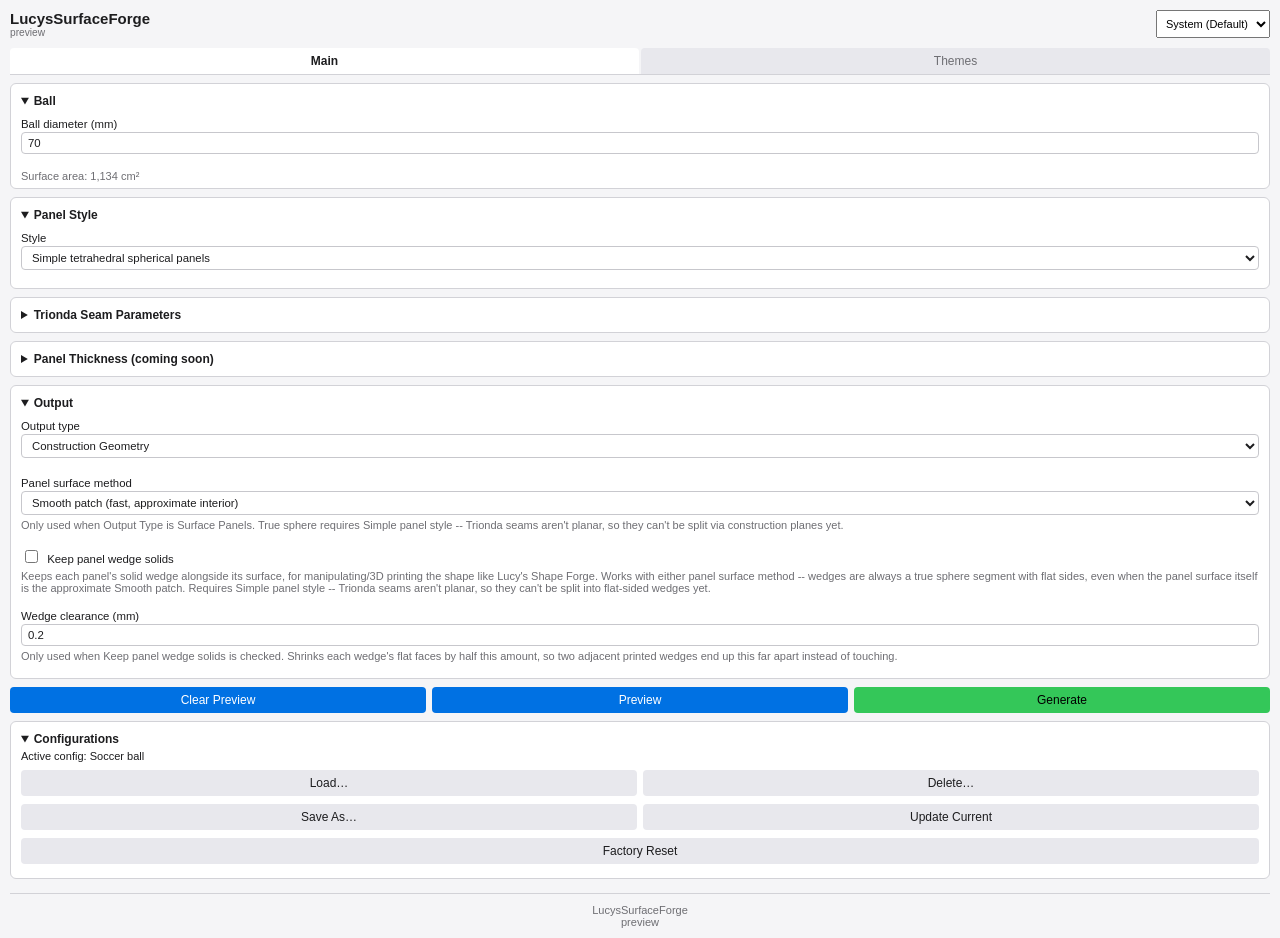
<file: previews/LucysSurfaceForge/index.html>
<!DOCTYPE html>
<html>
<head>
  <meta charset="utf-8">
  <link rel="stylesheet" href="style.css">
</head>
<body>
  <div id="app">
    <div class="header">
      <div>
        <h2>LucysSurfaceForge</h2>
        <div id="versionTag" class="sub-header"></div>
      </div>
      <select id="theme.name" style="width: auto; height: 28px; font-size: calc(var(--font-size-base) - 1px); padding: 2px 5px;">
        <option value="System">System (Default)</option>
        <option value="Light">Light</option>
        <option value="Dark">Dark</option>
        <option value="Midnight">Midnight</option>
        <option value="Sandstone">Sandstone</option>
      </select>
    </div>

    <div class="tabs">
      <button class="tab-button active" data-tab="main">Main</button>
      <button class="tab-button" data-tab="themes">Themes</button>
    </div>

    <div id="notification" class="notification hidden"></div>

    <div id="tab-main" class="tab-panel active">
      <details class="section" open>
        <summary>Ball</summary>
        <label>Ball diameter (mm) <input type="number" step="1" min="1" id="main.ballDiameter"></label>
        <span class="field-error" data-error-for="ballDiameter"></span>
        <span class="field-hint" id="main-area-preview"></span>
      </details>

      <details class="section" open>
        <summary>Panel Style</summary>
        <label>Style
          <select id="main.panelStyle">
            <option value="simple">Simple tetrahedral spherical panels</option>
            <option value="trionda">Trionda-inspired curved panels</option>
          </select>
        </label>
        <span class="field-error" data-error-for="panelStyle"></span>
      </details>

      <details class="section">
        <summary>Trionda Seam Parameters</summary>
        <span class="field-hint">Only used when Panel Style is Trionda-inspired. Seam bow and lobe amplitude are fractions of the ball's radius (typically well under 0.3).</span>
        <label>Seam bow <input type="number" step="0.01" id="main.seamBow"></label>
        <span class="field-error" data-error-for="seamBow"></span>
        <label>Lobe amplitude <input type="number" step="0.01" id="main.lobeAmplitude"></label>
        <span class="field-error" data-error-for="lobeAmplitude"></span>
        <span class="field-hint">Junction/seam width and depth (grooves) unlock in a later milestone.</span>
        <label>Junction width (mm) <input type="number" step="0.1" min="0" id="main.junctionWidth" disabled></label>
        <label>Seam width (mm) <input type="number" step="0.1" min="0" id="main.seamWidth" disabled></label>
        <label>Seam depth (mm) <input type="number" step="0.1" min="0" id="main.seamDepth" disabled></label>
      </details>

      <details class="section">
        <summary>Panel Thickness (coming soon)</summary>
        <span class="field-hint">Unlocks once thickened panel bodies land in a later milestone.</span>
        <label>Panel thickness (mm) <input type="number" step="0.1" min="0" id="main.panelThickness" disabled></label>
      </details>

      <details class="section" open>
        <summary>Output</summary>
        <label>Output type
          <select id="main.outputType">
            <option value="construction">Construction Geometry</option>
            <option value="surface_panels">Surface Panels</option>
          </select>
        </label>
        <span class="field-error" data-error-for="outputType"></span>

        <label>Panel surface method
          <select id="main.panelSurfaceMethod">
            <option value="patch">Smooth patch (fast, approximate interior)</option>
            <option value="sphere_split">True sphere (split via construction planes)</option>
          </select>
        </label>
        <span class="field-hint">Only used when Output Type is Surface Panels. True sphere requires Simple panel style -- Trionda seams aren't planar, so they can't be split via construction planes yet.</span>
        <span class="field-error" data-error-for="panelSurfaceMethod"></span>

        <label><input type="checkbox" id="main.keepPanelWedges" style="width: auto;"> Keep panel wedge solids</label>
        <span class="field-hint">Keeps each panel's solid wedge alongside its surface, for manipulating/3D printing the shape like Lucy's Shape Forge. Works with either panel surface method -- wedges are always a true sphere segment with flat sides, even when the panel surface itself is the approximate Smooth patch. Requires Simple panel style -- Trionda seams aren't planar, so they can't be split into flat-sided wedges yet.</span>
        <span class="field-error" data-error-for="keepPanelWedges"></span>

        <label>Wedge clearance (mm) <input type="number" step="0.05" min="0" id="main.wedgeClearance"></label>
        <span class="field-hint">Only used when Keep panel wedge solids is checked. Shrinks each wedge's flat faces by half this amount, so two adjacent printed wedges end up this far apart instead of touching.</span>
        <span class="field-error" data-error-for="wedgeClearance"></span>
      </details>

      <div class="actions">
        <button type="button" class="clear-preview-button" data-action="clear_preview" data-tab="main">Clear Preview</button>
        <button type="button" data-action="preview" data-tab="main">Preview</button>
        <button type="button" data-action="generate" data-tab="main">Generate</button>
      </div>

      <div id="main-notification" class="notification hidden"></div>

      <details class="section" open>
        <summary>Configurations</summary>
        <div class="config-active" id="main-config-active"></div>
        <div class="actions secondary">
          <button type="button" data-config-action="load" data-tab="main">Load&hellip;</button>
          <button type="button" data-config-action="delete" data-tab="main">Delete&hellip;</button>
        </div>
        <div class="actions secondary">
          <button type="button" data-config-action="save_as" data-tab="main">Save As&hellip;</button>
          <button type="button" id="main-config-update" data-config-action="update_current" data-tab="main">Update Current</button>
        </div>
        <div class="actions secondary">
          <button type="button" data-action="factory_reset" data-tab="main">Factory Reset</button>
        </div>
      </details>

    </div>

    <div id="tab-themes" class="tab-panel">
      <details class="section" open>
        <summary>Themes</summary>
        <span class="field-hint">"System" (in the header above) follows your OS's light/dark setting automatically.</span>

        <label>Font family
          <select id="theme.fontFamily">
            <option value="-apple-system, &quot;Segoe UI&quot;, Helvetica, Arial, sans-serif">Sans-serif</option>
            <option value="Georgia, &quot;Times New Roman&quot;, Times, serif">Serif</option>
            <option value="Consolas, &quot;Courier New&quot;, Courier, monospace">Monospace</option>
          </select>
        </label>
        <label>Base font size (px)
          <input type="number" id="theme.fontSize" min="10" max="20" step="1">
        </label>
        <span class="field-hint">Font settings apply on top of whichever theme is selected above, and are included when you export a theme below.</span>

        <div class="actions secondary">
          <button type="button" id="theme-import-json">Import theme.json&hellip;</button>
          <button type="button" id="theme-export-json">Export theme.json&hellip;</button>
        </div>
        <div class="actions secondary">
          <button type="button" id="theme-import-css">Import style.css&hellip;</button>
          <button type="button" id="theme-export-css">Export style.css&hellip;</button>
        </div>
        <div class="actions secondary">
          <button type="button" id="theme-remove" disabled>Remove Selected Theme</button>
          <button type="button" id="theme-factory-reset">Factory Reset Themes</button>
        </div>
        <span class="field-hint" id="theme-import-hint"></span>
      </details>
    </div>

    <div class="field-hint version-footer">LucysSurfaceForge<br><span id="footerVersion">vX.Y.Z</span></div>
  </div>

  <div id="modal-overlay" class="modal-overlay hidden">
    <div class="modal" role="dialog" aria-modal="true" tabindex="-1">
      <div class="modal-title" id="modal-title"></div>
      <div class="modal-body" id="modal-body"></div>
      <div class="modal-actions">
        <button type="button" class="modal-btn-cancel" id="modal-btn-cancel">Cancel</button>
        <button type="button" class="modal-btn-confirm" id="modal-btn-confirm">OK</button>
      </div>
    </div>
  </div>

    <script src="../_common.js"></script>
  <script src="preview-shim.js"></script>
</body>
</html>
</file>
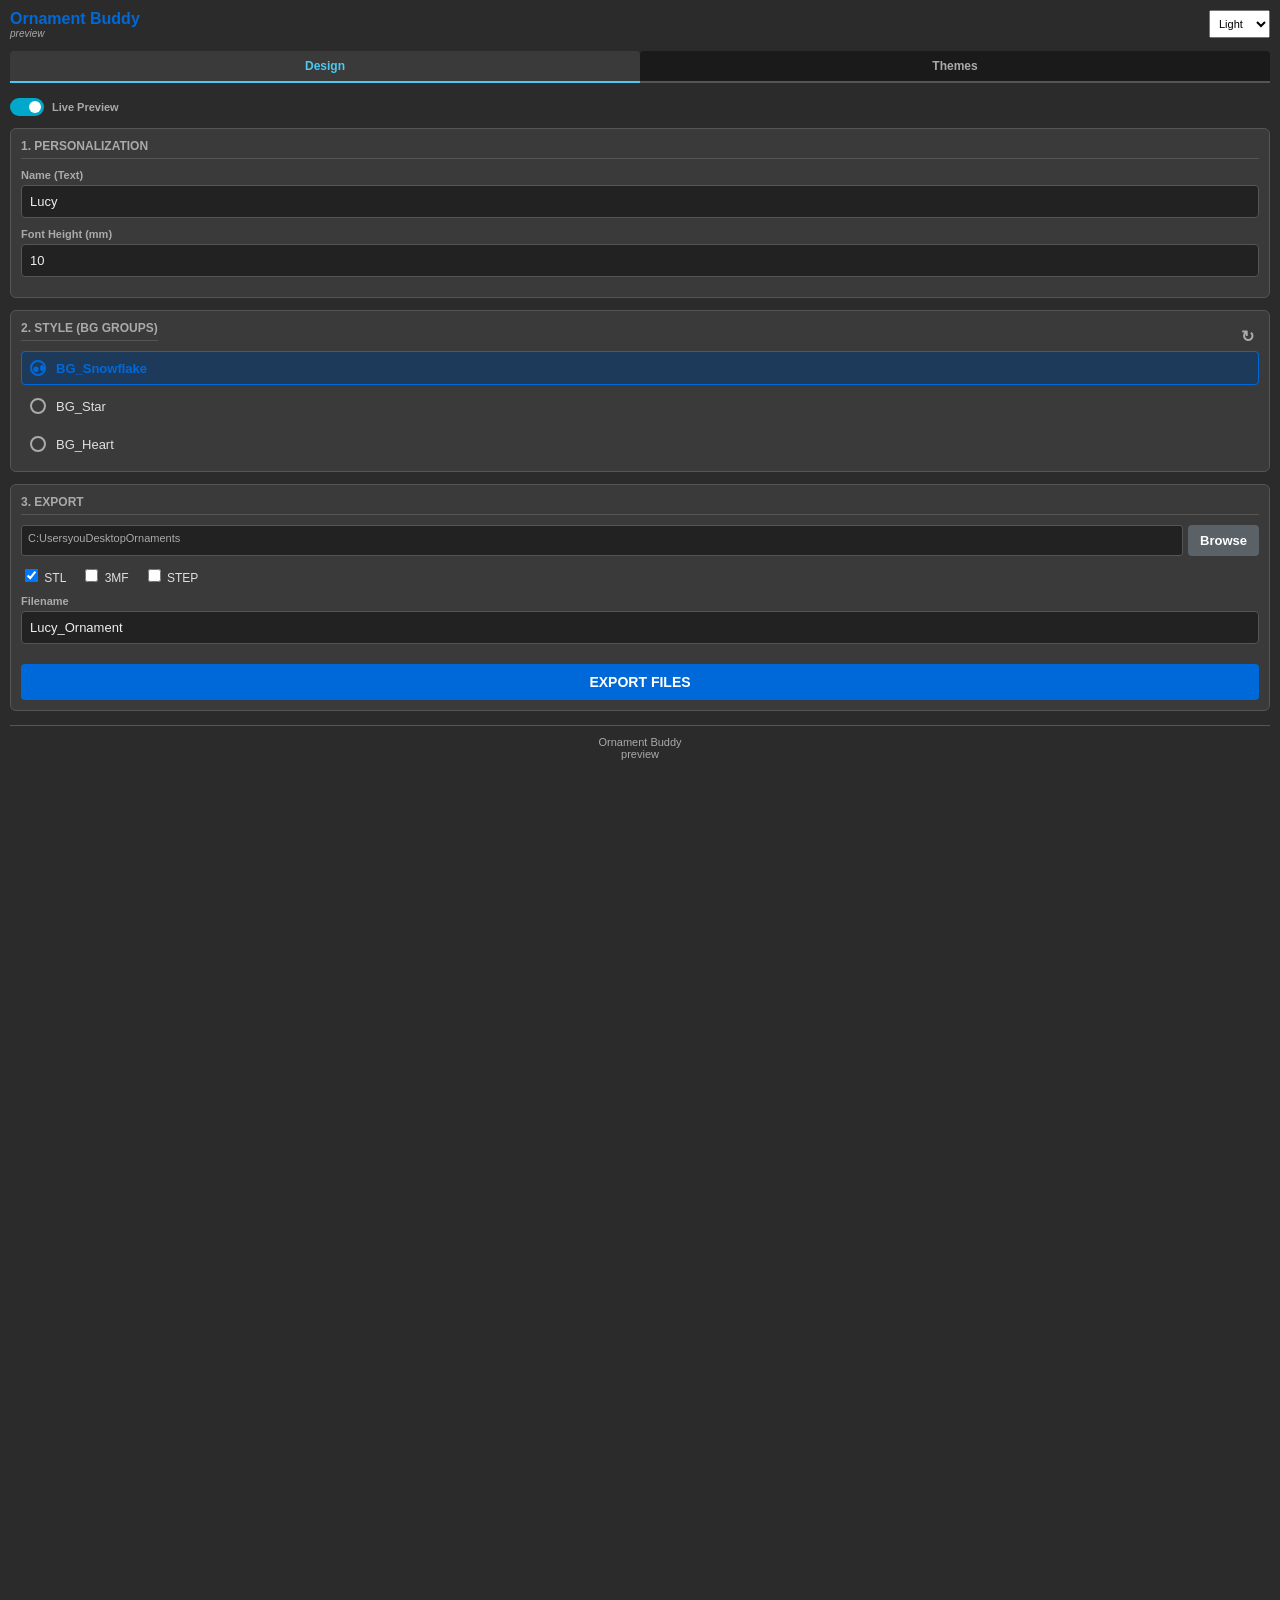
<file: previews/OrnamentBuddy/index.html>
<!DOCTYPE html>
<html data-theme="dark">
<head>
    <link rel="stylesheet" href="style.css">
    <title>Ornament Buddy</title>
</head>
<body>
    <div class="header">
        <div class="title-group">
            <h2>Ornament Buddy</h2>
            <div id="versionTag" class="sub-header"></div>
        </div>
        <select id="themeSelector" onchange="changeTheme()" style="width: auto; height: 28px; font-size: calc(var(--font-size-base) - 2px); padding: 2px 5px;">
            <option value="light">Light</option>
            <option value="dark">Dark</option>
            <option value="sepia">Sepia</option>
        </select>
    </div>

    <div class="tabs">
        <button class="tab-btn active" onclick="switchTab('tab-design')">Design</button>
        <button class="tab-btn" onclick="switchTab('tab-themes')">Themes</button>
    </div>

    <div id="tab-design" class="tab-content active">
        <form novalidate onsubmit="return false;">

            <div class="theme-switch-wrapper">
                <label class="theme-switch" for="preview-checkbox">
                    <input type="checkbox" id="preview-checkbox" checked />
                    <div class="slider"></div>
                </label>
                <span class="toggle-label">Live Preview</span>
            </div>

            <div class="section">
                <div class="section-header"><h3>1. Personalization</h3></div>

                <div class="input-group-vert">
                    <label>Name (Text)</label>
                    <input type="text" id="nameInput" placeholder="Enter Name..." autocomplete="off">
                </div>
                <div class="input-group-vert">
                    <label>Font Height (mm)</label>
                    <input type="number" id="heightInput" value="10" step="0.5">
                </div>
            </div>

            <div class="section">
                <div class="section-header" style="display:flex; justify-content:space-between; align-items:center;">
                    <h3>2. Style (BG Groups)</h3>
                    <button class="icon-btn" id="refreshBtn" title="Rescan Model">↻</button>
                </div>
                <div id="bgList" class="radio-list">
                    <div style="padding:10px; color:#888;">Scanning...</div>
                </div>
            </div>

            <div class="section">
                <div class="section-header"><h3>3. Export</h3></div>

                <div class="folder-row">
                    <div id="folderPath" class="path-display">No folder selected</div>
                    <button id="browseBtn" class="secondary-btn">Browse</button>
                </div>

                <div class="format-row">
                    <label><input type="checkbox" value="stl" checked> STL</label>
                    <label><input type="checkbox" value="3mf"> 3MF</label>
                    <label><input type="checkbox" value="step"> STEP</label>
                </div>

                <div class="input-group-vert">
                     <label>Filename</label>
                     <input type="text" id="filenameInput" placeholder="Filename...">
                </div>

                <button id="exportBtn" class="primary-btn">EXPORT FILES</button>
            </div>
        </form>
    </div>

    <div id="tab-themes" class="tab-content">
        <div class="section" id="sec-theme-manager">
            <div class="section-header" tabindex="0" role="button" aria-expanded="true"
                 onclick="toggleSection('sec-theme-manager')"
                 onkeydown="if(event.key==='Enter'||event.key===' '){event.preventDefault();toggleSection('sec-theme-manager');}">
                <h3>Theme Manager</h3>
                <span class="arrow">▼</span>
            </div>
            <div class="section-content data-container">
                <div style="display: flex; gap: 10px; margin-bottom: 10px;">
                    <div style="flex: 1;">
                        <label>Font Family</label>
                        <select id="fontFamilySelector" onchange="updateActiveThemeProperty('--font-family', this.value)">
                            <option value="'Segoe UI', Tahoma, sans-serif">Sans-serif</option>
                            <option value="Georgia, 'Times New Roman', Times, serif">Serif</option>
                            <option value="'Consolas', 'Courier New', monospace">Monospace</option>
                        </select>
                    </div>
                    <div style="flex: 1;">
                        <label>Base Font Size</label>
                        <select id="fontSizeSelector" onchange="updateActiveThemeProperty('--font-size-base', this.value)">
                            <option value="11px">11px</option><option value="12px">12px</option><option value="13px">13px</option>
                            <option value="14px">14px</option><option value="15px">15px</option><option value="16px">16px</option>
                            <option value="17px">17px</option><option value="18px">18px</option>
                        </select>
                    </div>
                </div>
                <p>Import custom themes via a JSON theme export or batch import custom style.css files.</p>
                <div class="create-grid">
                    <button class="btn-primary" onclick="requestImport('css')">📥 Import style.css</button>
                    <button class="btn-primary" onclick="requestExport('css')">📤 Export style.css</button>
                    <button class="btn-secondary" onclick="requestImport('json')">📂 Import .json</button>
                    <button class="btn-secondary" onclick="requestExport('json')">💾 Export .json</button>
                    <button id="themeRemoveBtn" class="btn-secondary full-width" onclick="removeSelectedTheme()" disabled title="Select a custom (imported) theme to enable">🗑️ Remove Selected Theme</button>
                    <button class="btn-secondary full-width" onclick="resetThemeCache()">🗑️ Factory Reset Theme Cache</button>
                </div>
            </div>
        </div>
    </div>

    <div class="version-footer">Ornament Buddy<br><span id="footerVersion"></span></div>

      <script src="../_common.js"></script>
  <script src="preview-shim.js"></script>
</body>
</html>
</file>
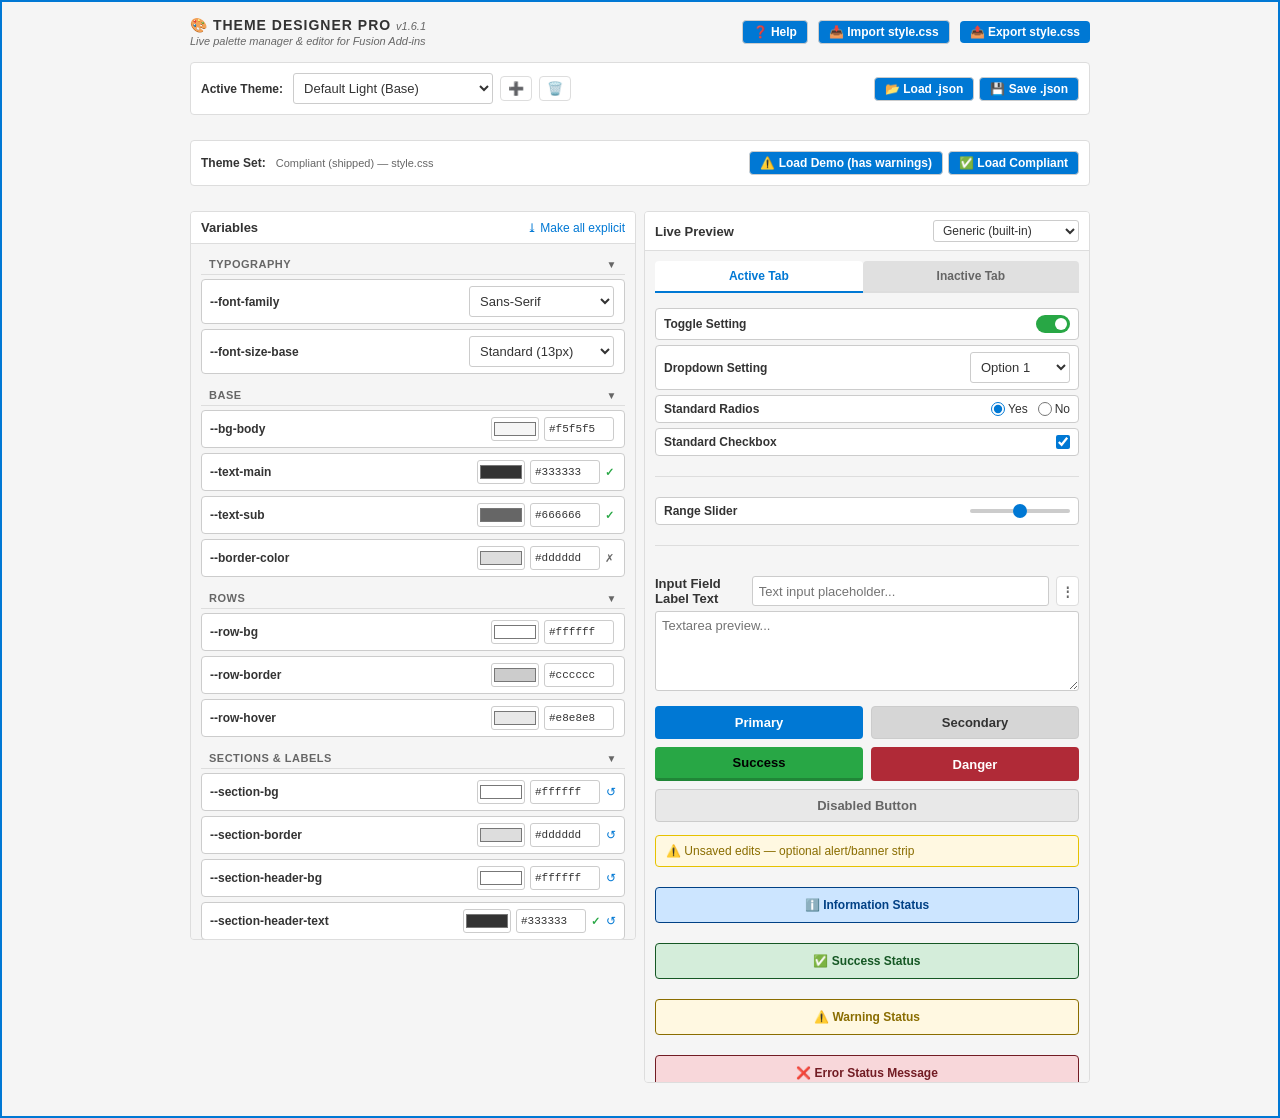
<file: ThemeDesigner.html>
<!DOCTYPE html>
<html lang="en">
<head>
    <meta charset="UTF-8">
    <meta name="viewport" content="width=device-width, initial-scale=1.0">
    <title>Theme Designer</title>
    <link rel="stylesheet" href="style.css">
    <style>
        /* Minor inline additions specifically for the editor layout */
        .app-container { max-width: 900px; margin: 0 auto; }
        .color-picker { padding: 0; border: 1px solid var(--input-border); border-radius: 3px; cursor: pointer; height: 24px; width: 48px; background: none; }
        .preview-sticky { position: sticky; top: 15px; max-height: calc(100vh - 30px); overflow-y: auto; }

        /* Grouped variable pickers (VARIABLE_GROUPS) */
        .var-group { margin-bottom: 6px; }
        .var-group-header { display: flex; justify-content: space-between; align-items: center; padding: 4px 8px; margin-bottom: 4px; font-size: calc(var(--font-size-base) - 2px); font-weight: bold; text-transform: uppercase; letter-spacing: 0.5px; color: var(--text-sub); border-bottom: 1px solid var(--border-color); cursor: pointer; user-select: none; }
        .var-group.collapsed .var-rows { display: none; }
        .var-group.collapsed .arrow { transform: rotate(-90deg); }
        .filtering .var-group.collapsed .var-rows { display: flex; } /* a filtered match must never hide inside a collapsed group */

        /* Rows whose value is inherited from a fallback token rather than set by the theme */
        .data-row.derived .row-label { font-style: italic; }
        .data-row.derived input[type="text"] { color: var(--text-sub) !important; font-style: italic; }
        .derived-tag { font-size: 10px; color: var(--text-sub); font-style: italic; white-space: nowrap; max-width: 90px; overflow: hidden; text-overflow: ellipsis; }
        .derived-reset { cursor: pointer; font-size: 12px; color: var(--tab-active-text); flex-shrink: 0; }
        .derived-reset:hover { opacity: 0.7; }
        
        /* Animation for highlighting corresponding variables */
        @keyframes highlightPulse {
            0%, 30% { border-color: var(--tab-active-text); box-shadow: 0 0 6px var(--tab-active-text); }
            100% { border-color: var(--row-border); box-shadow: 0 0 0 transparent; }
        }
        .highlight-var {
            animation: highlightPulse 4.5s ease-out;
        }

        /* Per-row WCAG contrast badge, populated by updateContrastResults() */
        .contrast-badge { display: inline-block; width: 14px; text-align: center; font-size: 11px; font-weight: bold; cursor: help; flex-shrink: 0; }
        .contrast-badge:empty { width: 0; }
        .contrast-badge.contrast-fail { color: var(--text-danger); }
        .contrast-badge.contrast-unevaluated { color: var(--text-sub); font-weight: normal; }
        .contrast-badge.contrast-pass-large { color: var(--banner-warning-text); }
        .contrast-badge.contrast-pass-aa { color: var(--btn-success); }
        /* Fails every one of this row's pairs, but only pairs already flagged "accepted" (see CLAUDE.md) */
        .contrast-badge.contrast-accepted { color: var(--text-sub); font-weight: normal; }

        /* Suggest-a-fix link, shown only next to a row with a real (non-accepted) fail */
        .contrast-fix-link { display: none; font-size: 11px; cursor: pointer; flex-shrink: 0; margin-left: 2px; }
        .contrast-fix-link:hover { opacity: 0.7; }
    </style>
</head>
<body>

<div class="app-container">
    <div class="header" style="flex-direction: column; gap: 15px;">
        <div style="display: flex; justify-content: space-between; width: 100%;">
            <div>
                <h2>🎨 Theme Designer Pro <span id="app-version" class="sub-header" style="text-transform: none; letter-spacing: normal; font-weight: normal;"></span></h2>
                <div class="sub-header">Live palette manager & editor for Fusion Add-ins</div>
            </div>
            <div class="controls-bar" style="margin-bottom: 0;">
                <button class="btn-secondary icon-btn" onclick="document.getElementById('help-modal').style.display='flex'" title="How to use this tool">❓ Help</button>
                <button class="btn-secondary icon-btn" onclick="triggerLoadFull()" title="Load an existing style.css file">📥 Import style.css</button>
                <button class="btn-primary icon-btn" onclick="saveFullCSS()" title="Generate a brand new style.css file">📤 Export style.css</button>
            </div>
        </div>
        <div class="controls-bar" style="width: 100%; background: var(--row-bg); padding: 10px; border-radius: 4px; border: 1px solid var(--border-color); box-sizing: border-box;">
            <div style="display: flex; gap: 5px; align-items: center;">
                <span class="row-label" style="margin-right: 5px;">Active Theme:</span>
                <select id="theme-selector" onchange="changeTheme(this.value)" style="width: 200px;"></select>
                <button class="btn-secondary action-btn" onclick="addTheme()" title="Create New Theme (Copies Current)">➕</button>
                <button class="btn-secondary action-btn" onclick="deleteTheme()" title="Delete Current Theme">🗑️</button>
                <span id="contrast-summary" style="font-size: calc(var(--font-size-base) - 1px); font-weight: bold; color: var(--text-danger); margin-left: 6px;"></span>
            </div>
            <div style="display: flex; gap: 5px;">
                <button class="btn-secondary icon-btn" onclick="triggerLoadSingle()">📂 Load .json</button>
                <button class="btn-secondary icon-btn" onclick="saveSingleTheme()">💾 Save .json</button>
            </div>
        </div>
        <div class="controls-bar" style="width: 100%; background: var(--row-bg); padding: 10px; border-radius: 4px; border: 1px solid var(--border-color); box-sizing: border-box;">
            <div style="display: flex; gap: 5px; align-items: center;">
                <span class="row-label" style="margin-right: 5px; flex-grow: 0;">Theme Set:</span>
                <span id="theme-set-label" class="sub-header" style="font-style: normal;"></span>
            </div>
            <div style="display: flex; gap: 5px;">
                <button class="btn-secondary icon-btn" onclick="loadDemoThemes()" title="Load a frozen snapshot with real, known contrast issues — including Solarized Dark/Light, kept only here as demonstration themes — so you can see the checker flag actual problems">⚠️ Load Demo (has warnings)</button>
                <button class="btn-secondary icon-btn" onclick="loadCompliantThemes()" title="Reload the shipped, contrast-checked theme set">✅ Load Compliant</button>
            </div>
        </div>
    </div>

    <div class="create-grid" style="align-items: start;">
        
        <!-- LEFT COLUMN: COLOR PICKERS -->
        <div class="section">
            <div class="section-header">
                <h3>Variables</h3>
                <span id="make-explicit" class="row-label" style="flex-grow: 0; font-weight: normal; color: var(--tab-active-text); cursor: pointer;" title="Copy every derived (&quot;← source&quot;) value into this theme as an explicit value, so exports list all variables" onclick="event.stopPropagation(); makeAllExplicit();">⤓ Make all explicit</span>
                <span id="filter-clear" class="row-label" style="display: none; flex-grow: 0; font-weight: normal; color: var(--tab-active-text); cursor: pointer;" onclick="event.stopPropagation(); clearVariableFilter();">✕ Show All</span>
            </div>
            <!-- Scrollable container so it doesn't take up the whole screen -->
            <div class="section-content data-container" id="variables-container" style="max-height: 75vh; overflow-y: auto;">
                <!-- JS will dynamically populate the color rows here -->
            </div>
        </div>

        <!-- RIGHT COLUMN: PREVIEW UI -->
        <div class="section preview-sticky">
            <div class="section-header">
                <h3>Live Preview</h3>
                <select id="preview-source" style="display: none; width: auto; font-size: calc(var(--font-size-base) - 1px); padding: 2px 5px;" title="Preview your theme on a real add-in layout" onclick="event.stopPropagation();" onchange="changePreviewSource(this.value)">
                    <option value="">Generic (built-in)</option>
                </select>
            </div>

            <!-- ADD-IN PREVIEW: a real add-in palette (synced into previews/ by tools/sync_previews.py) in an iframe -->
            <div class="section-content" id="addin-preview" style="display: none;">
                <iframe id="addin-frame" title="Add-in preview" style="width: 100%; height: min(70vh, 720px); border: 1px solid var(--border-color); border-radius: 4px; background: #fff;"></iframe>
                <div id="addin-states" style="display: flex; flex-wrap: wrap; gap: 5px; margin-top: 8px;"></div>
                <div id="addin-note" class="sub-header" style="margin-top: 6px;"></div>
            </div>

            <div class="section-content" id="generic-preview">

                <div class="tabs">
                    <button class="tab-btn active">Active Tab</button>
                    <button class="tab-btn">Inactive Tab</button>
                </div>
                
                <div class="data-container">
                    <div class="data-row">
                        <span class="row-label">Toggle Setting</span>
                        <div class="row-controls">
                            <label class="switch">
                                <input type="checkbox" checked>
                                <span class="theme-slider"></span>
                            </label>
                        </div>
                    </div>
                    
                    <div class="data-row">
                        <span class="row-label">Dropdown Setting</span>
                        <div class="row-controls">
                            <select style="width: 100px;">
                                <option>Option 1</option>
                                <option>Option 2</option>
                            </select>
                        </div>
                    </div>
                    
                    <div class="data-row">
                        <span class="row-label">Standard Radios</span>
                        <div class="row-controls" style="gap: 10px;">
                            <label style="display:flex; align-items:center; gap:3px; font-size:calc(var(--font-size-base) - 1px);"><input type="radio" name="rad" checked> Yes</label>
                            <label style="display:flex; align-items:center; gap:3px; font-size:calc(var(--font-size-base) - 1px);"><input type="radio" name="rad"> No</label>
                        </div>
                    </div>
                    
                    <div class="data-row">
                        <span class="row-label">Standard Checkbox</span>
                        <div class="row-controls">
                            <input type="checkbox" checked>
                        </div>
                    </div>
                    
                    <hr class="divider">
                    
                    <div class="data-row">
                        <span class="row-label">Range Slider</span>
                        <div class="row-controls" style="width: 100px;">
                            <input type="range" min="0" max="100" value="50">
                        </div>
                    </div>
                    
                    <hr class="divider">
                    
                    <div class="input-group">
                        <label>Input Field Label Text</label>
                        <input type="text" placeholder="Text input placeholder...">
                        <button class="action-btn">⋮</button>
                    </div>

                    <textarea placeholder="Textarea preview..."></textarea>
                    
                    <div class="create-grid">
                        <button class="btn-primary">Primary</button>
                        <button class="btn-secondary">Secondary</button>
                        <button class="btn-success">Success</button>
                        <button class="btn-danger">Danger</button>
                        <button class="btn-secondary full-width" disabled>Disabled Button</button>
                    </div>

                    <div class="banner-warning">⚠️ Unsaved edits — optional alert/banner strip</div>

                    <div class="status-box info" style="display: block;">ℹ️ Information Status</div>
                    <div class="status-box success" style="display: block;">✅ Success Status</div>
                    <div class="status-box warning" style="display: block;">⚠️ Warning Status</div>
                    <div class="status-box error" style="display: block;">❌ Error Status Message</div>

                    <details class="section" open>
                        <summary>Accordion Section</summary>
                        <div class="section-body">
                            <label class="field-label" style="display: block; margin-bottom: 4px;">Labeled Field</label>
                            <input type="text" placeholder="Field with a hint below...">
                            <div class="field-hint" style="margin-top: 3px;">Helper text sits beneath a field.</div>
                            <input type="text" value="Disabled input" disabled style="margin-top: 8px;">
                        </div>
                    </details>

                    <table style="margin-bottom: 10px;">
                        <thead><tr><th>Table Header</th><th>Value</th></tr></thead>
                        <tbody>
                            <tr><td>Row one</td><td>1</td></tr>
                            <tr><td>Row two (zebra)</td><td>2</td></tr>
                            <tr><td>Row three</td><td>3</td></tr>
                        </tbody>
                    </table>

                    <p style="margin: 0 0 8px 0;">Body text with <a href="#" onclick="return false;">a link</a> and <code>inline code</code>.</p>
                    <pre>code block preview</pre>

                    <div style="display: flex; align-items: center; gap: 8px; margin-bottom: 10px; flex-wrap: wrap;">
                        <span class="badge">Badge</span>
                        <span class="badge">Chip</span>
                        <span class="tooltip">Tooltip</span>
                        <span id="selection-sample" onclick="selectSampleText()" style="cursor: pointer;" title="Click to select this text and preview the selection colors">Select this text</span>
                    </div>

                    <div class="progress" style="margin-bottom: 10px;"><div class="progress-bar" style="width: 60%;"></div></div>

                    <div class="scroll-demo" style="height: 54px; overflow-y: scroll; border: 1px solid var(--border-color); padding: 4px 8px; margin-bottom: 10px;">
                        Scrollbar preview — scroll this box.<br>Line two<br>Line three<br>Line four<br>Line five<br>Line six
                    </div>

                    <div class="modal-content" style="position: relative; width: 100%; max-width: none; box-sizing: border-box; box-shadow: none; margin-top: 10px;">
                        <h3>Modal Title</h3>
                        <span class="modal-label">This modal is embedded for live preview.</span>
                        <div class="modal-actions">
                            <button class="modal-btn btn-cancel">Cancel</button>
                            <button class="modal-btn btn-save">Confirm</button>
                        </div>
                    </div>
                </div>

            </div>
        </div>

    </div>
</div>

<!-- HELP MODAL -->
<div class="modal-overlay" id="help-modal">
    <div class="modal-content" style="max-width: 500px; width: 90%;">
        <h3>📖 How to Use Theme Designer</h3>
        <div style="font-size: calc(var(--font-size-base) - 1px); line-height: 1.5; color: var(--text-main); max-height: 60vh; overflow-y: auto; padding-right: 5px;">
            <div class="status-box info" style="display: block; margin-top: 0; margin-bottom: 15px; text-align: left;">
                <strong>💡 Tip:</strong> Click any element in the Live Preview to automatically highlight its corresponding color variables!
            </div>
            <p style="margin-top: 0;"><strong>✨ Creating a New Theme</strong></p>
            <ol style="margin-top: 5px; padding-left: 20px;">
                <li>Select a starting point from the <strong>Active Theme</strong> dropdown.</li>
                <li>Click the <strong>➕</strong> button to duplicate it and provide a new ID.</li>
                <li>Edit the colors using the pickers. Changes are saved instantly to memory!</li>
            </ol>
            
            <p><strong>Updating an Existing Theme</strong></p>
            <ol style="margin-top: 5px; padding-left: 20px;">
                <li>Select the theme you want to update from the dropdown.</li>
                <li>Adjust the color pickers on the left. Changes are applied instantly.</li>
            </ol>
            
            <p><strong>Saving & Exporting</strong></p>
            <ul style="margin-top: 5px; padding-left: 20px;">
                <li><strong>📤 Export style.css:</strong> Generates a full, freshly compiled <code style="background: var(--input-bg); border: 1px solid var(--border-color); padding: 2px 4px; border-radius: 3px;">style.css</code> file combining the base layouts and all your active themes. Save this directly over your existing file.</li>
                <li><strong>💾 Save .json:</strong> Exports only the currently active theme so you can share it or import it into another project.</li>
            </ul>
        </div>
        <div class="modal-actions">
            <button class="modal-btn btn-save" onclick="document.getElementById('help-modal').style.display='none'">Got it!</button>
        </div>
    </div>
</div>

<!-- SUGGEST-A-FIX CONFIRMATION MODAL -->
<div class="modal-overlay" id="fix-confirm-modal">
    <div class="modal-content" style="max-width: 380px; width: 90%;">
        <h3>🔧 Suggested Fix</h3>
        <div id="fix-confirm-body" style="font-size: calc(var(--font-size-base) - 1px); line-height: 1.5; color: var(--text-main);">
            <!-- populated by openFixConfirmModal() -->
        </div>
        <div class="modal-actions">
            <button class="modal-btn btn-cancel" onclick="closeFixConfirmModal()">Cancel</button>
            <button class="modal-btn btn-save" onclick="confirmApplyFix()">Apply Fix</button>
        </div>
    </div>
</div>

<input type="file" id="file-input" style="display: none;" accept=".css,.json">

<script>
    const APP_VERSION = '1.6.1';

    // The variable schema, grouped for the picker UI. `cssVariables` (flat, in this order) is derived
    // from it, so export order and every loop over "all variables" stays consistent with the groups.
    const VARIABLE_GROUPS = [
        { title: 'Typography', vars: ['--font-family', '--font-size-base'] },
        { title: 'Base', vars: ['--bg-body', '--text-main', '--text-sub', '--border-color'] },
        { title: 'Rows', vars: ['--row-bg', '--row-border', '--row-hover'] },
        { title: 'Sections & Labels', vars: ['--section-bg', '--section-border', '--section-header-bg', '--section-header-text', '--label-text'] },
        { title: 'Inputs & Forms', vars: ['--input-bg', '--input-border', '--input-border-focus', '--input-text', '--input-placeholder', '--field-hint', '--toggle-bg', '--toggle-knob', '--disabled-bg', '--disabled-text'] },
        { title: 'Tabs & Headers', vars: ['--header-hover', '--tab-bg', '--tab-active-bg', '--tab-text', '--tab-active-text'] },
        { title: 'Buttons', vars: ['--btn-primary', '--btn-primary-hover', '--btn-primary-text', '--btn-success', '--btn-success-hover', '--btn-success-text', '--btn-secondary', '--btn-secondary-hover', '--btn-secondary-text', '--btn-danger', '--btn-danger-hover', '--btn-danger-text'] },
        { title: 'Status & Banner', vars: ['--status-success-bg', '--status-success-text', '--status-error-bg', '--status-error-text', '--status-info-bg', '--status-info-text', '--status-warning-bg', '--status-warning-text', '--banner-warning-bg', '--banner-warning-text', '--banner-warning-border'] },
        { title: 'Links', vars: ['--link', '--link-hover'] },
        { title: 'Tables', vars: ['--table-header-bg', '--table-header-text', '--table-stripe-bg', '--table-row-hover'] },
        { title: 'Code & Badges', vars: ['--code-bg', '--code-text', '--badge-bg', '--badge-text'] },
        { title: 'Tooltips', vars: ['--tooltip-bg', '--tooltip-text'] },
        { title: 'Scrollbars', vars: ['--scrollbar-track', '--scrollbar-thumb', '--scrollbar-thumb-hover'] },
        { title: 'Progress', vars: ['--progress-track', '--progress-fill'] },
        { title: 'Selection', vars: ['--selection-bg', '--selection-text'] },
        { title: 'Accessibility', vars: ['--focus-ring', '--text-danger', '--overlay-bg'] }
    ];
    const cssVariables = VARIABLE_GROUPS.flatMap(g => g.vars);

    // Variables added after the original 40, and what each one falls back to when a theme doesn't
    // define it: another token (starts with `--`) or a literal value. Mirrors the `var(--new, var(--old))`
    // fallbacks in style.css's rules — keep the two in sync (see CLAUDE.md, v1.6.0+ notes). A token not
    // listed here has no fallback (it must be defined by every theme).
    const FALLBACKS = {
        '--section-bg': '--row-bg', '--section-border': '--border-color',
        '--section-header-bg': '--row-bg', '--section-header-text': '--text-main', '--label-text': '--text-main',
        '--field-hint': '--text-sub', '--input-border-focus': '--focus-ring',
        '--disabled-bg': '--row-hover', '--disabled-text': '--text-sub', '--toggle-knob': '#ffffff',
        '--btn-danger': '#b02a37', '--btn-danger-hover': '#8f2230', '--btn-danger-text': '#ffffff',
        '--status-warning-bg': '--banner-warning-bg', '--status-warning-text': '--banner-warning-text',
        '--link': '--tab-active-text', '--link-hover': '--link',
        '--table-header-bg': '--section-header-bg', '--table-header-text': '--section-header-text',
        '--table-stripe-bg': '--bg-body', '--table-row-hover': '--row-hover',
        '--code-bg': '--input-bg', '--code-text': '--input-text',
        '--badge-bg': '--tab-bg', '--badge-text': '--tab-text',
        '--tooltip-bg': '--text-main', '--tooltip-text': '--bg-body',
        '--scrollbar-track': '--bg-body', '--scrollbar-thumb': '--border-color', '--scrollbar-thumb-hover': '--text-sub',
        '--progress-track': '--toggle-bg', '--progress-fill': '--btn-primary',
        '--selection-bg': '--btn-primary', '--selection-text': '--btn-primary-text'
    };

    // The value a theme actually renders for `name`: its own value, else its fallback chain's.
    // Returns undefined when nothing in the chain is defined.
    function resolveVar(vars, name) {
        for (let i = 0; i < 10 && name !== undefined; i++) { // bounded: a cyclic FALLBACKS entry must not hang
            if (vars && vars[name]) return vars[name];
            const fb = FALLBACKS[name];
            if (fb === undefined) return undefined;
            if (!fb.startsWith('--')) return fb;
            name = fb;
        }
        return undefined;
    }

    let themes = {}; // Memory storage: { themeId: { "--var": "value" } }
    let baseCSS = ""; // Non-theme CSS rules (layout, structure)
    let currentLoadAction = null;

    // --- CONTRAST ENGINE (WCAG 2.x relative luminance / contrast ratio) ---
    // Scope: hex3/hex4/hex6/hex8, rgb()/rgba(), and `transparent`. Anything else (named
    // colors, gradients, unresolved var(), malformed input) parses to null and is reported
    // as "unevaluated" rather than guessed. Alpha < 1 is also reported "unevaluated" rather
    // than composited against an assumed background, per the same rule.

    function parseColor(str) {
        if (!str) return null;
        str = str.trim();
        if (str.toLowerCase() === 'transparent') return { r: 0, g: 0, b: 0, a: 0 };

        if (str[0] === '#') {
            let hex = str.slice(1);
            if (hex.length === 3 || hex.length === 4) hex = hex.split('').map(c => c + c).join('');
            if ((hex.length !== 6 && hex.length !== 8) || !/^[0-9a-fA-F]+$/.test(hex)) return null;
            return {
                r: parseInt(hex.slice(0, 2), 16),
                g: parseInt(hex.slice(2, 4), 16),
                b: parseInt(hex.slice(4, 6), 16),
                a: hex.length === 8 ? parseInt(hex.slice(6, 8), 16) / 255 : 1
            };
        }

        const rgbMatch = str.match(/^rgba?\(\s*(\d+)\s*,\s*(\d+)\s*,\s*(\d+)\s*(?:,\s*([\d.]+)\s*)?\)$/i);
        if (rgbMatch) {
            return {
                r: parseInt(rgbMatch[1], 10),
                g: parseInt(rgbMatch[2], 10),
                b: parseInt(rgbMatch[3], 10),
                a: rgbMatch[4] !== undefined ? parseFloat(rgbMatch[4]) : 1
            };
        }

        return null; // Unsupported: named colors, gradients, var(...), etc.
    }

    function relativeLuminance({ r, g, b }) {
        const chan = (v) => {
            v /= 255;
            return v <= 0.03928 ? v / 12.92 : Math.pow((v + 0.055) / 1.055, 2.4);
        };
        return 0.2126 * chan(r) + 0.7152 * chan(g) + 0.0722 * chan(b);
    }

    function contrastRatio(colorA, colorB) {
        const l1 = relativeLuminance(colorA);
        const l2 = relativeLuminance(colorB);
        const lighter = Math.max(l1, l2);
        const darker = Math.min(l1, l2);
        return (lighter + 0.05) / (darker + 0.05);
    }

    // role: 'normal-text' (4.5:1 AA, 3:1 large-text-only), 'ui-component' (3:1 AA, no large-text tier),
    // or 'surface-distinct' (not a WCAG criterion — a "this control must not vanish into the surface behind
    // it" floor of SURFACE_DISTINCT_MIN, used for secondary buttons that rely on fill color alone).
    const SURFACE_DISTINCT_MIN = 1.3;
    const ROLE_THRESHOLD = { 'normal-text': 4.5, 'ui-component': 3, 'surface-distinct': SURFACE_DISTINCT_MIN };

    function classifyContrast(ratio, role) {
        if (role === 'surface-distinct') return ratio >= SURFACE_DISTINCT_MIN ? 'pass-aa' : 'fail';
        if (ratio >= 4.5) return 'pass-aa';
        if (role === 'normal-text' && ratio >= 3) return 'pass-large';
        if (role === 'ui-component' && ratio >= 3) return 'pass-aa';
        return 'fail';
    }

    function checkContrastPair(fgValue, bgValue, role) {
        const fg = parseColor(fgValue);
        const bg = parseColor(bgValue);
        if (!fg || !bg || fg.a < 1 || bg.a < 1) return { status: 'unevaluated', ratio: null };
        const ratio = contrastRatio(fg, bg);
        return { status: classifyContrast(ratio, role), ratio };
    }

    // Built-in semantic pairs over the standard 74-variable set. Values are read through resolveVar(), so a
    // token a theme leaves unset is checked at the value it actually renders (its fallback), not skipped.
    // Deliberately NOT checked: --disabled-text on --disabled-bg (WCAG 1.4.3 exempts disabled controls).
    // `accepted: true` marks a pair as a known, by-design warning (decorative hairlines/borders that
    // are also distinguished by a background-color difference elsewhere) — not something to chase to
    // a green checkmark. See CLAUDE.md's v1.3.0+ notes before changing which pairs carry this flag.
    const CONTRAST_PAIRS = [
        { fg: '--text-main', bg: '--bg-body', role: 'normal-text' },
        { fg: '--text-sub', bg: '--bg-body', role: 'normal-text' },
        { fg: '--text-main', bg: '--row-bg', role: 'normal-text' },
        { fg: '--text-sub', bg: '--row-bg', role: 'normal-text' },
        { fg: '--input-text', bg: '--input-bg', role: 'normal-text' },
        { fg: '--input-placeholder', bg: '--input-bg', role: 'normal-text' },
        { fg: '--tab-text', bg: '--tab-bg', role: 'normal-text' },
        { fg: '--tab-active-text', bg: '--tab-active-bg', role: 'normal-text' },
        { fg: '--btn-primary-text', bg: '--btn-primary', role: 'normal-text' },
        { fg: '--btn-primary-text', bg: '--btn-primary-hover', role: 'normal-text' },
        { fg: '--btn-success-text', bg: '--btn-success', role: 'normal-text' },
        { fg: '--btn-success-text', bg: '--btn-success-hover', role: 'normal-text' },
        { fg: '--btn-secondary-text', bg: '--btn-secondary', role: 'normal-text' },
        { fg: '--btn-secondary-text', bg: '--btn-secondary-hover', role: 'normal-text' },
        { fg: '--status-success-text', bg: '--status-success-bg', role: 'normal-text' },
        { fg: '--status-error-text', bg: '--status-error-bg', role: 'normal-text' },
        { fg: '--status-info-text', bg: '--status-info-bg', role: 'normal-text' },
        { fg: '--banner-warning-text', bg: '--banner-warning-bg', role: 'normal-text' },
        { fg: '--text-danger', bg: '--row-bg', role: 'normal-text' },
        { fg: '--text-main', bg: '--section-bg', role: 'normal-text' },
        { fg: '--section-header-text', bg: '--section-header-bg', role: 'normal-text' },
        { fg: '--label-text', bg: '--section-bg', role: 'normal-text' },
        { fg: '--label-text', bg: '--bg-body', role: 'normal-text' },
        { fg: '--field-hint', bg: '--row-bg', role: 'normal-text' },
        { fg: '--field-hint', bg: '--bg-body', role: 'normal-text' },
        { fg: '--btn-danger-text', bg: '--btn-danger', role: 'normal-text' },
        { fg: '--btn-danger-text', bg: '--btn-danger-hover', role: 'normal-text' },
        { fg: '--status-warning-text', bg: '--status-warning-bg', role: 'normal-text' },
        { fg: '--link', bg: '--bg-body', role: 'normal-text' },
        { fg: '--link', bg: '--row-bg', role: 'normal-text' },
        { fg: '--link-hover', bg: '--bg-body', role: 'normal-text' },
        { fg: '--table-header-text', bg: '--table-header-bg', role: 'normal-text' },
        { fg: '--text-main', bg: '--table-stripe-bg', role: 'normal-text' },
        { fg: '--code-text', bg: '--code-bg', role: 'normal-text' },
        { fg: '--badge-text', bg: '--badge-bg', role: 'normal-text' },
        { fg: '--tooltip-text', bg: '--tooltip-bg', role: 'normal-text' },
        { fg: '--selection-text', bg: '--selection-bg', role: 'normal-text' },
        { fg: '--btn-secondary', bg: '--row-bg', role: 'surface-distinct' },
        { fg: '--btn-secondary', bg: '--section-bg', role: 'surface-distinct' },
        { fg: '--btn-secondary', bg: '--bg-body', role: 'surface-distinct' },
        { fg: '--input-border', bg: '--input-bg', role: 'ui-component', accepted: true },
        { fg: '--input-border', bg: '--bg-body', role: 'ui-component', accepted: true },
        { fg: '--border-color', bg: '--bg-body', role: 'ui-component', accepted: true },
        { fg: '--banner-warning-border', bg: '--banner-warning-bg', role: 'ui-component', accepted: true }
    ];

    function runContrastChecks(vars) {
        if (!vars) return [];
        return CONTRAST_PAIRS.map(pair => ({
            fgVar: pair.fg, bgVar: pair.bg, role: pair.role, accepted: !!pair.accepted,
            ...checkContrastPair(resolveVar(vars, pair.fg), resolveVar(vars, pair.bg), pair.role)
        }));
    }

    // --- Suggest-a-fix: same-hue lightness search, used only for real (non-accepted) fails ---

    function rgbToHsl({ r, g, b }) {
        r /= 255; g /= 255; b /= 255;
        const max = Math.max(r, g, b), min = Math.min(r, g, b);
        let h, s, l = (max + min) / 2;
        if (max === min) {
            h = s = 0;
        } else {
            const d = max - min;
            s = l > 0.5 ? d / (2 - max - min) : d / (max + min);
            switch (max) {
                case r: h = (g - b) / d + (g < b ? 6 : 0); break;
                case g: h = (b - r) / d + 2; break;
                default: h = (r - g) / d + 4;
            }
            h /= 6;
        }
        return { h, s, l };
    }

    function hslToRgb({ h, s, l }) {
        if (s === 0) {
            const v = Math.round(l * 255);
            return { r: v, g: v, b: v };
        }
        const hue2rgb = (p, q, t) => {
            if (t < 0) t += 1;
            if (t > 1) t -= 1;
            if (t < 1 / 6) return p + (q - p) * 6 * t;
            if (t < 1 / 2) return q;
            if (t < 2 / 3) return p + (q - p) * (2 / 3 - t) * 6;
            return p;
        };
        const q = l < 0.5 ? l * (1 + s) : l + s - l * s;
        const p = 2 * l - q;
        return {
            r: Math.round(hue2rgb(p, q, h + 1 / 3) * 255),
            g: Math.round(hue2rgb(p, q, h) * 255),
            b: Math.round(hue2rgb(p, q, h - 1 / 3) * 255)
        };
    }

    function rgbToHex({ r, g, b }) {
        return '#' + [r, g, b].map(v => Math.max(0, Math.min(255, v)).toString(16).padStart(2, '0')).join('');
    }

    // constraints: [{ bg: {r,g,b}, threshold: number }, ...] — every constraint must be met.
    // Searches lightness in both directions along the color's current hue/saturation and returns
    // whichever direction reaches all thresholds in fewer steps (the smaller visual change), or null
    // if the color already meets every constraint or no in-range lightness satisfies all of them.
    function computeSuggestedColor(fgColor, constraints) {
        if (!constraints.length) return null;
        const worstScore = (rgb) => Math.min(...constraints.map(c => contrastRatio(rgb, c.bg) / c.threshold));
        if (worstScore(fgColor) >= 1) return null;

        const hsl = rgbToHsl(fgColor);
        const search = (dir) => {
            for (let step = 1; step <= 100; step++) {
                const l = hsl.l + dir * step * 0.01;
                if (l < 0 || l > 1) return null;
                const candidate = hslToRgb({ h: hsl.h, s: hsl.s, l });
                if (worstScore(candidate) >= 1) return { l, rgb: candidate };
            }
            return null;
        };

        const lighter = search(1);
        const darker = search(-1);
        let chosen = null;
        if (lighter && darker) {
            chosen = Math.abs(lighter.l - hsl.l) <= Math.abs(darker.l - hsl.l) ? lighter : darker;
        } else {
            chosen = lighter || darker;
        }
        return chosen ? rgbToHex(chosen.rgb) : null;
    }

    // Gathers this variable's real (non-accepted) pairs from the active theme and suggests a fix.
    // Returns a hex string, or null if there's nothing to suggest (already passes, unparseable, or
    // no in-range color satisfies every relevant pair at once).
    function suggestFix(fgVar) {
        const currentId = document.getElementById('theme-selector').value;
        const vars = themes[currentId];
        if (!vars) return null;
        const fgColor = parseColor(resolveVar(vars, fgVar));
        if (!fgColor) return null;

        // Every non-accepted pair this variable sits in, on either side — contrast is symmetric, so a fix
        // for e.g. --btn-secondary (the "fg" of its surface-distinct pairs) must also keep its own text
        // (--btn-secondary-text, where it is the "bg") readable instead of trading one failure for another.
        const constraints = CONTRAST_PAIRS
            .filter(p => (p.fg === fgVar || p.bg === fgVar) && !p.accepted)
            .map(p => {
                const other = parseColor(resolveVar(vars, p.fg === fgVar ? p.bg : p.fg));
                return other ? { bg: other, threshold: ROLE_THRESHOLD[p.role] } : null;
            })
            .filter(Boolean);

        return computeSuggestedColor(fgColor, constraints);
    }

    // Applies a value to a variable exactly as a manual picker edit would: updates the theme data,
    // syncs both the text and color inputs, and re-renders (which also recomputes contrast results).
    function applyVariableValue(v, value) {
        const currentId = document.getElementById('theme-selector').value;
        if (!themes[currentId]) return;
        themes[currentId][v] = value;
        const textInput = document.getElementById(v);
        if (textInput) textInput.value = value;
        const colorInput = document.getElementById(v + '-color');
        if (colorInput) colorInput.value = colorToHex(value);
        updateStyleTag();
    }

    let pendingFixVar = null; // set while the suggest-a-fix modal is open; the variable it would apply to

    function openFixConfirmModal(v) {
        const fixLink = document.getElementById(v + '-fix');
        const suggestion = fixLink && fixLink.dataset.suggestion;
        if (!suggestion) return;
        const currentId = document.getElementById('theme-selector').value;
        const current = themes[currentId] && themes[currentId][v];

        pendingFixVar = v;
        document.getElementById('fix-confirm-body').innerHTML = `
            <p style="margin-top: 0;">Replace <code style="background: var(--input-bg); border: 1px solid var(--border-color); padding: 2px 4px; border-radius: 3px;">${v}</code>:</p>
            <div style="display: flex; align-items: center; justify-content: center; gap: 14px; margin: 12px 0;">
                <div style="text-align: center;">
                    <div style="width: 40px; height: 40px; border-radius: 4px; border: 1px solid var(--border-color); background: ${current};"></div>
                    <div style="font-family: monospace; font-size: 11px; margin-top: 4px;">${current}</div>
                </div>
                <div style="font-size: 18px; color: var(--text-sub);">→</div>
                <div style="text-align: center;">
                    <div style="width: 40px; height: 40px; border-radius: 4px; border: 1px solid var(--border-color); background: ${suggestion};"></div>
                    <div style="font-family: monospace; font-size: 11px; margin-top: 4px;">${suggestion}</div>
                </div>
            </div>
            <p style="margin-bottom: 0; color: var(--text-sub);">This clears its known contrast failures against the pair(s) it was failing.</p>
        `;
        document.getElementById('fix-confirm-modal').style.display = 'flex';
    }

    function closeFixConfirmModal() {
        document.getElementById('fix-confirm-modal').style.display = 'none';
        pendingFixVar = null;
    }

    function confirmApplyFix() {
        if (!pendingFixVar) return;
        const fixLink = document.getElementById(pendingFixVar + '-fix');
        const suggestion = fixLink && fixLink.dataset.suggestion;
        if (suggestion) applyVariableValue(pendingFixVar, suggestion);
        closeFixConfirmModal();
    }

    // Recomputes the per-row badges + summary count for the currently active theme.
    // Called after any edit to that theme's colors and after switching themes.
    function updateContrastResults() {
        const currentId = document.getElementById('theme-selector').value;
        const vars = themes[currentId];
        if (!vars) return;

        const results = runContrastChecks(vars);
        const rank = { fail: 0, unevaluated: 1, 'pass-large': 2, 'pass-aa': 3 };
        const icon = { fail: '✗', unevaluated: '—', 'pass-large': '⚠', 'pass-aa': '✓' };
        const label = {
            fail: 'Fail',
            unevaluated: 'Unevaluated (unsupported color format or partial transparency)',
            'pass-large': 'Pass — large text / UI components only, not normal text',
            'pass-aa': 'Pass AA'
        };

        // A variable can be the foreground of more than one pair (e.g. base + hover); show its worst result.
        const byVar = {};
        results.forEach(r => { (byVar[r.fgVar] = byVar[r.fgVar] || []).push(r); });

        cssVariables.forEach(v => {
            const badge = document.getElementById(v + '-badge');
            const fixLink = document.getElementById(v + '-fix');
            const checks = byVar[v];

            if (!checks || checks.length === 0) {
                if (badge) { badge.textContent = ''; badge.title = ''; badge.className = 'contrast-badge'; }
                if (fixLink) fixLink.style.display = 'none';
                return;
            }

            const worst = checks.reduce((a, b) => rank[b.status] < rank[a.status] ? b : a);
            const failedChecks = checks.filter(c => c.status === 'fail');
            const realFails = failedChecks.filter(c => !c.accepted);
            // Only downgrade the badge's visual urgency to "accepted" when every failing pair for this
            // row is accepted — if even one real fail remains, it stays fully flagged.
            const isAcceptedOnly = worst.status === 'fail' && failedChecks.length > 0 && realFails.length === 0;

            if (badge) {
                badge.textContent = icon[worst.status];
                badge.className = 'contrast-badge ' + (isAcceptedOnly ? 'contrast-accepted' : 'contrast-' + worst.status);
                badge.title = checks.map(c => {
                    const ratioText = c.ratio ? c.ratio.toFixed(2) + ':1 — ' : '';
                    const acceptedNote = c.status === 'fail' && c.accepted ? ' — known, accepted by design (see README.md)' : '';
                    const roleNote = c.role === 'surface-distinct' ? ` — visibility check (min ${SURFACE_DISTINCT_MIN}:1), not a WCAG ratio` : '';
                    return `${c.fgVar} on ${c.bgVar}: ${ratioText}${label[c.status]}${roleNote}${acceptedNote}`;
                }).join('\n');
            }

            if (fixLink) {
                const suggestion = realFails.length > 0 ? suggestFix(v) : null;
                if (suggestion) {
                    fixLink.style.display = 'inline-block';
                    fixLink.title = `Suggest fixing to ${suggestion}`;
                    fixLink.dataset.suggestion = suggestion;
                } else {
                    fixLink.style.display = 'none';
                    delete fixLink.dataset.suggestion;
                }
            }
        });

        // Headline count is real (non-accepted) fails only — accepted ones are still visible per-row
        // via the muted badge above, just not counted toward "needs attention."
        const realFailCount = results.filter(r => r.status === 'fail' && !r.accepted).length;
        const acceptedFailCount = results.filter(r => r.status === 'fail' && r.accepted).length;
        const summary = document.getElementById('contrast-summary');
        if (summary) {
            summary.textContent = realFailCount > 0 ? `⚠ ${realFailCount} contrast warning${realFailCount === 1 ? '' : 's'}` : '';
            const acceptedNote = acceptedFailCount > 0 ? ` (+${acceptedFailCount} known/accepted, not counted here — see README.md)` : '';
            summary.title = realFailCount > 0
                ? `One or more foreground/background pairs fall below WCAG AA.${acceptedNote} This checks the defined semantic pairs only — it is not a guarantee of full accessibility.`
                : (acceptedFailCount > 0 ? `No unaddressed contrast failures.${acceptedNote}` : '');
        }
    }

    // Fetches a style.css-shaped file and returns it already run through parseStyleCSS().
    async function fetchThemeSet(url) {
        const res = await fetch(url);
        if (!res.ok) throw new Error(`Could not fetch ${url}`);
        return parseStyleCSS(await res.text());
    }

    let currentThemeSet = 'compliant'; // 'compliant' | 'demo' | 'imported' — drives the label in the Theme Set row

    function updateThemeSetLabel() {
        const label = document.getElementById('theme-set-label');
        if (!label) return;
        label.textContent = {
            compliant: 'Compliant (shipped) — style.css',
            demo: '⚠ Demo — style-demo.css, kept intentionally imperfect',
            imported: 'Imported (custom file)'
        }[currentThemeSet] || '';
    }

    async function init() {
        document.getElementById('app-version').textContent = `v${APP_VERSION}`;
        createPickers();

        try {
            const parsed = await fetchThemeSet('style.css');
            themes = parsed.themes;
            baseCSS = parsed.baseCSS;
        } catch (e) {
            console.warn("Could not fetch style.css automatically (CORS issue?). Falling back to DOM parsing.", e);
            loadThemesFromDOMFallback();
        }

        updateThemeSetLabel();
        updateThemeDropdown();
        updateStyleTag();
        changeTheme("");
        setupFileInput();
        setupPreviewHighlighter();
        loadPreviewManifest();
    }

    // Swaps in the frozen "has real warnings" snapshot — same pipeline as init(), just a fixed URL
    // instead of the default style.css, so users can see the contrast checker flag real problems.
    async function loadDemoThemes() {
        try {
            const parsed = await fetchThemeSet('style-demo.css');
            themes = parsed.themes;
            baseCSS = parsed.baseCSS;
            currentThemeSet = 'demo';
            updateThemeSetLabel();
            updateThemeDropdown();
            updateStyleTag();
            changeTheme("");
        } catch (e) {
            alert("Could not load style-demo.css. This needs the app served over http(s):// — it won't work when ThemeDesigner.html is opened directly as a local file. See README.md for how to serve it locally.");
        }
    }

    async function loadCompliantThemes() {
        try {
            const parsed = await fetchThemeSet('style.css');
            themes = parsed.themes;
            baseCSS = parsed.baseCSS;
            currentThemeSet = 'compliant';
            updateThemeSetLabel();
            updateThemeDropdown();
            updateStyleTag();
            changeTheme("");
        } catch (e) {
            alert("Could not reload style.css.");
        }
    }

    function createPickers() {
        const container = document.getElementById('variables-container');
        container.innerHTML = '';
        VARIABLE_GROUPS.forEach(group => {
        const groupEl = document.createElement('div');
        groupEl.className = 'var-group';
        const groupHeader = document.createElement('div');
        groupHeader.className = 'var-group-header';
        groupHeader.innerHTML = `<span>${group.title}</span><span class="arrow">▼</span>`;
        groupHeader.addEventListener('click', () => groupEl.classList.toggle('collapsed'));
        const rowsEl = document.createElement('div');
        rowsEl.className = 'var-rows data-container';
        groupEl.appendChild(groupHeader);
        groupEl.appendChild(rowsEl);
        container.appendChild(groupEl);

        group.vars.forEach(v => {
            const row = document.createElement('div');
            row.className = 'data-row';
            const label = document.createElement('span');
            label.className = 'row-label';
            label.textContent = v;
            const controls = document.createElement('div');
            controls.className = 'row-controls';
            
            if (v === '--font-family' || v === '--font-size-base') {
                let input = document.createElement('select');
                input.style.width = '145px';
                if (v === '--font-family') {
                    input.innerHTML = `
                        <option value="-apple-system, &quot;Segoe UI&quot;, Helvetica, Arial, sans-serif">Sans-Serif</option>
                        <option value="Georgia, &quot;Times New Roman&quot;, Times, serif">Serif</option>
                        <option value="Consolas, &quot;Courier New&quot;, Courier, monospace">Monospace</option>
                    `;
                } else {
                    input.innerHTML = `
                        <option value="12px">Small (12px)</option>
                        <option value="13px">Standard (13px)</option>
                        <option value="14px">Medium (14px)</option>
                        <option value="16px">Large (16px)</option>
                        <option value="18px">Extra Large (18px)</option>
                    `;
                }
                input.id = v;
                input.addEventListener('input', (e) => {
                    let currentId = document.getElementById('theme-selector').value;
                    if (themes[currentId]) {
                        themes[currentId][v] = e.target.value;
                        updateStyleTag();
                    }
                });
                controls.appendChild(input);
            } else {
                let wrapper = document.createElement('div');
                wrapper.style.display = 'flex';
                wrapper.style.gap = '5px';
                
                let colorInput = document.createElement('input');
                colorInput.type = 'color';
                colorInput.className = 'color-picker';
                colorInput.id = v + '-color';
                
                let textInput = document.createElement('input');
                textInput.type = 'text';
                textInput.id = v;
                textInput.style.width = '70px';
                textInput.style.fontFamily = 'monospace';
                textInput.style.fontSize = '11px';
                textInput.style.padding = '0 4px';
                textInput.style.border = '1px solid var(--input-border)';
                textInput.style.borderRadius = '3px';
                textInput.style.background = 'var(--input-bg)';
                textInput.style.color = 'var(--input-text)';
                
                const updateTheme = (val) => {
                    let currentId = document.getElementById('theme-selector').value;
                    if (themes[currentId]) {
                        themes[currentId][v] = val;
                        updateStyleTag();
                    }
                };

                colorInput.addEventListener('input', (e) => {
                    textInput.value = e.target.value;
                    updateTheme(e.target.value);
                });
                
                textInput.addEventListener('input', (e) => {
                    let val = e.target.value;
                    updateTheme(val);
                    colorInput.value = colorToHex(val);
                });

                wrapper.appendChild(colorInput);
                wrapper.appendChild(textInput);
                controls.appendChild(wrapper);
            }
            
            const badge = document.createElement('span');
            badge.className = 'contrast-badge';
            badge.id = v + '-badge';
            controls.appendChild(badge);

            const fixLink = document.createElement('span');
            fixLink.className = 'contrast-fix-link';
            fixLink.id = v + '-fix';
            fixLink.textContent = '🔧';
            fixLink.title = 'Suggest a fix';
            fixLink.style.display = 'none';
            fixLink.addEventListener('click', () => openFixConfirmModal(v));
            controls.appendChild(fixLink);

            // Derived-value controls (only for tokens that have a fallback): a tag showing what the value
            // is derived from, and a reset button that drops an explicit override so it derives again.
            if (FALLBACKS[v] !== undefined) {
                const tag = document.createElement('span');
                tag.className = 'derived-tag';
                tag.id = v + '-derived';
                controls.appendChild(tag);

                const reset = document.createElement('span');
                reset.className = 'derived-reset';
                reset.id = v + '-reset';
                reset.textContent = '↺';
                reset.title = `Remove this override and derive from ${FALLBACKS[v]} again`;
                reset.addEventListener('click', () => resetToDerived(v));
                controls.appendChild(reset);
            }

            row.appendChild(label);
            row.appendChild(controls);
            rowsEl.appendChild(row);
        });
        });
    }

    // Writes the value a derived (unset) token currently resolves to into its inputs, and toggles the
    // derived tag / reset button. Rows being typed in are left alone so the caret isn't disturbed.
    function updateDerivedRows(id) {
        const vars = themes[id];
        if (!vars) return;
        cssVariables.forEach(v => {
            if (FALLBACKS[v] === undefined) return;
            const row = document.getElementById(v)?.closest('.data-row');
            if (!row) return;
            const isDerived = !vars[v];
            row.classList.toggle('derived', isDerived);
            const tag = document.getElementById(v + '-derived');
            if (tag) {
                const src = FALLBACKS[v];
                tag.textContent = isDerived ? '← ' + (src.startsWith('--') ? src.slice(2) : 'default') : '';
                tag.title = isDerived ? `Not set in this theme — renders as ${src.startsWith('--') ? src : 'the literal default ' + src}` : '';
            }
            const reset = document.getElementById(v + '-reset');
            if (reset) reset.style.display = isDerived ? 'none' : 'inline-block';
            if (isDerived) {
                const resolved = resolveVar(vars, v) || '';
                const textInput = document.getElementById(v);
                if (textInput && document.activeElement !== textInput) textInput.value = resolved;
                const colorInput = document.getElementById(v + '-color');
                if (colorInput) colorInput.value = colorToHex(resolved);
            }
        });
    }

    // Copies every derived (unset) token's current value into the active theme, so its exports list all
    // variables instead of relying on fallbacks. Values are resolved first, then written, so the order
    // of the loop can't change what a later token derives from.
    function makeAllExplicit() {
        const currentId = document.getElementById('theme-selector').value;
        const vars = themes[currentId];
        if (!vars) return;
        const resolved = {};
        cssVariables.forEach(v => {
            if (!vars[v] && FALLBACKS[v] !== undefined) {
                const val = resolveVar(vars, v);
                if (val) resolved[v] = val;
            }
        });
        Object.assign(vars, resolved);
        updateStyleTag();
    }

    function resetToDerived(v) {
        const currentId = document.getElementById('theme-selector').value;
        if (!themes[currentId]) return;
        delete themes[currentId][v];
        updateStyleTag();
    }

    function colorToHex(color) {
        if (!color) return "#000000";
        color = color.trim();
        if (color.startsWith('#')) {
            if (color.length === 4) return '#' + color[1]+color[1] + color[2]+color[2] + color[3]+color[3];
            return color.slice(0, 7); // Handle alpha hex
        }
        const match = color.match(/^rgba?\((\d+),\s*(\d+),\s*(\d+)/);
        if (match) {
            return '#' + match.slice(1, 4).map(n => parseInt(n, 10).toString(16).padStart(2, '0')).join('');
        }
        return '#000000'; // Fallback
    }

    function updatePickers(id) {
        if (!themes[id]) return;
        cssVariables.forEach(v => {
            const input = document.getElementById(v);
            const val = themes[id][v];
            if (input && val) {
                if (input.tagName === 'SELECT') {
                    // A stored value that isn't one of the dropdown's options (an older font stack, an unusual
                    // size) gets a temporary "Custom" entry instead of silently showing a blank dropdown.
                    Array.from(input.options).filter(o => o.dataset.custom).forEach(o => o.remove());
                    if (!Array.from(input.options).some(o => o.value === val)) {
                        const custom = document.createElement('option');
                        custom.value = val;
                        custom.textContent = `Custom (${val.length > 28 ? val.slice(0, 28) + '…' : val})`;
                        custom.dataset.custom = '1';
                        input.appendChild(custom);
                    }
                }
                input.value = val;
                if (v !== '--font-family' && v !== '--font-size-base') {
                    const colorInput = document.getElementById(v + '-color');
                    if (colorInput) colorInput.value = colorToHex(val);
                }
            }
        });
        updateDerivedRows(id);
    }

    function changeTheme(id) {
        document.getElementById('theme-selector').value = id;
        if (id) {
            document.documentElement.setAttribute('data-theme', id);
        } else {
            document.documentElement.removeAttribute('data-theme');
        }
        updatePickers(id);
        updateContrastResults();
        applyThemeToFrame();
    }

    function updateThemeDropdown() {
        const select = document.getElementById('theme-selector');
        const current = select.value;
        select.innerHTML = '';
        for (let id in themes) {
            let opt = document.createElement('option');
            opt.value = id;
            let label = id === "" ? "Default Light (Base)" : id;
            const realFailCount = runContrastChecks(themes[id]).filter(r => r.status === 'fail' && !r.accepted).length;
            opt.text = realFailCount > 0 ? `${label} (${realFailCount} ⚠)` : label;
            select.appendChild(opt);
        }
        if (themes[current]) select.value = current;
    }

    // --- THEME MANAGER LOGIC ---

    function addTheme() {
        let newId = prompt("Enter Name for new theme (e.g., 'Hot Pink'):");
        if (!newId) return;
        newId = newId.trim().replace(/[^a-zA-Z0-9 -]/g, '');
        if (themes[newId]) return alert("Theme ID already exists!");
        
        let currentId = document.getElementById('theme-selector').value;
        themes[newId] = { ...themes[currentId] }; // Duplicate current variables
        
        updateThemeDropdown();
        updateStyleTag();
        changeTheme(newId);
    }

    function deleteTheme() {
        let currentId = document.getElementById('theme-selector').value;
        if (currentId === "") return alert("Cannot delete the Default Light (Base) theme.");
        if (confirm(`Delete theme '${currentId}'?`)) {
            delete themes[currentId];
            updateThemeDropdown();
            updateStyleTag();
            changeTheme("");
        }
    }

    function updateStyleTag() {
        let out = "";
        for (let id in themes) {
            let sel = id === "" ? ":root" : `:root[data-theme="${id}"]`;
            out += `${sel} {\n`;
            for (let v of cssVariables) {
                if (themes[id][v]) out += `    ${v}: ${themes[id][v]};\n`;
                // Preview only (never exported): re-declare an unset token as its fallback so it derives live.
                // Without this, style.css's own explicit value for the same token would show through
                // after a reset, because this tag only overrides what it declares.
                else if (FALLBACKS[v] !== undefined) {
                    const fb = FALLBACKS[v];
                    out += `    ${v}: ${fb.startsWith('--') ? `var(${fb})` : fb};\n`;
                }
            }
            out += `}\n`;
        }
        let styleTag = document.getElementById('dynamic-theme-overrides');
        if (!styleTag) {
            styleTag = document.createElement('style');
            styleTag.id = 'dynamic-theme-overrides';
            document.head.appendChild(styleTag);
        }
        styleTag.innerHTML = out;
        updateDerivedRows(document.getElementById('theme-selector').value);
        applyThemeToFrame();
        updateContrastResults();
    }

    // --- FILE I/O LOGIC ---

    function parseStyleCSS(cssText) {
        // Accepts a bare :root block, [data-theme="X"], and :root[data-theme="X"] (the form this tool exports).
        const themeRegex = /(?:\/\*[\s\S]*?\*\/\s*)?(?:(:root)(?=\s*\{)|(?::root)?\[data-theme=["']?([^"'\]]+)["']?\])\s*\{([^}]+)\}/g;
        let match;
        let parsedThemes = {};
        while ((match = themeRegex.exec(cssText)) !== null) {
            let themeId = match[1] ? "" : match[2];
            let content = match[3];
            let vars = {};
            // Safely extract variables even if a trailing semicolon is missing
            const varRegex = /(--[\w-]+)\s*:\s*([^;]+?)(?=\s*;|\s*$)/g;
            let vMatch;
            while ((vMatch = varRegex.exec(content)) !== null) {
                vars[vMatch[1].trim()] = vMatch[2].trim();
            }
            parsedThemes[themeId] = vars;
        }
        let cleanCSS = cssText.replace(themeRegex, '').trim();
        return { themes: parsedThemes, baseCSS: cleanCSS };
    }

    function generateFullCSS() {
        let out = "";
        let i = 1;
        for (let id in themes) {
            let comment = id === "" ? "Default Light" : id;
            let sel = id === "" ? ":root" : `:root[data-theme="${id}"]`;
            out += `/* ${i}. ${comment} */\n${sel} {\n`;
            for (let v of cssVariables) {
                if (themes[id][v]) out += `    ${v}: ${themes[id][v]};\n`;
            }
            out += `}\n\n`;
            i++;
        }
        let css = baseCSS;
        if (css.includes('background-color: var(--bg-body);') && !css.includes('border: 2px solid var(--btn-primary)')) {
            css = css.replace(
                'background-color: var(--bg-body);',
                'background-color: var(--bg-body); border: 2px solid var(--btn-primary);'
            );
        }
        return out + css;
    }

    function downloadFile(content, mimeType, filename) {
        const blob = new Blob([content], { type: mimeType });
        const a = document.createElement('a');
        a.href = URL.createObjectURL(blob);
        a.download = filename;
        a.style.display = 'none';
        document.body.appendChild(a);
        a.click();
        document.body.removeChild(a);
        setTimeout(() => URL.revokeObjectURL(a.href), 1500);
    }

    function saveSingleTheme() {
        let id = document.getElementById('theme-selector').value;
        let data = { id: id, vars: themes[id] };
        // Add-ins like FCEditor keep fonts out of `vars` and read them from these two top-level keys
        // (fontSize as a plain number of px). They stay in `vars` too, for add-ins that apply fonts as variables.
        const vars = themes[id] || {};
        if (vars['--font-family']) data.fontFamily = vars['--font-family'];
        const px = parseFloat(vars['--font-size-base']);
        if (!isNaN(px)) data.fontSize = px;
        downloadFile(JSON.stringify(data, null, 2), "application/json", (id || "default") + ".theme.json");
    }

    function saveFullCSS() {
        downloadFile(generateFullCSS(), "text/css", "style.css");
    }

    function triggerLoadSingle() {
        currentLoadAction = 'single';
        document.getElementById('file-input').accept = ".json";
        document.getElementById('file-input').click();
    }

    function triggerLoadFull() {
        currentLoadAction = 'full';
        document.getElementById('file-input').accept = ".css";
        document.getElementById('file-input').click();
    }

    function setupFileInput() {
        document.getElementById('file-input').addEventListener('change', (e) => {
            const file = e.target.files[0];
            if (!file) return;
            const reader = new FileReader();
            reader.onload = (ev) => {
                const content = ev.target.result;
                if (currentLoadAction === 'full') {
                    const parsed = parseStyleCSS(content);
                    themes = parsed.themes;
                    baseCSS = parsed.baseCSS;
                    currentThemeSet = 'imported';
                    updateThemeSetLabel();
                    updateThemeDropdown();
                    updateStyleTag();
                    changeTheme("");
                } else if (currentLoadAction === 'single') {
                    try {
                        const themeData = JSON.parse(content);
                        if (themeData.vars && themeData.id !== undefined) {
                            themes[themeData.id] = themeData.vars;
                            // Top-level fonts (the FCEditor-style shape) become the font variables; they win over
                            // anything in `vars` because that is where those add-ins treat them as authoritative.
                            if (themeData.fontFamily) themes[themeData.id]['--font-family'] = themeData.fontFamily;
                            if (themeData.fontSize) themes[themeData.id]['--font-size-base'] = /^\d+(\.\d+)?$/.test(String(themeData.fontSize)) ? `${themeData.fontSize}px` : String(themeData.fontSize);
                            updateThemeDropdown();
                            updateStyleTag();
                            changeTheme(themeData.id);
                        }
                    } catch(err) {
                        alert("Could not parse JSON theme file.");
                    }
                }
            };
            reader.readAsText(file);
            e.target.value = '';
        });
    }

    // Fallback if fetch fails (e.g. executing index.html locally in Chrome without a server)
    function loadThemesFromDOMFallback() {
        const knownThemes = ["", "Classic Dark", "Ocean", "Hacker", "Gruvbox Light", "Warm Sepia", "Hot Pink"];
        const root = document.documentElement;
        const previous = root.getAttribute('data-theme');

        knownThemes.forEach(id => {
            if (id) root.setAttribute('data-theme', id);
            else root.removeAttribute('data-theme');
            
            let styles = getComputedStyle(root);
            themes[id] = {};
            cssVariables.forEach(v => {
                let val = styles.getPropertyValue(v).trim();
                if (val) themes[id][v] = val;
            });
        });
        if (previous) root.setAttribute('data-theme', previous); else root.removeAttribute('data-theme');
        baseCSS = "\n/* Note: base layout CSS was not loaded. Please Import style.css first if you want to export a full file. */\n";
    }

    // ::selection only shows on a real selection, so the preview's sample text selects itself on click.
    function selectSampleText() {
        const el = document.getElementById('selection-sample');
        const range = document.createRange();
        range.selectNodeContents(el);
        const sel = window.getSelection();
        sel.removeAllRanges();
        sel.addRange(range);
    }

    // --- INTERACTIVE PREVIEW HIGHLIGHTER ---
    // While filtering, group headers with no matching row are hidden and collapsed groups are forced
    // open (`.filtering` in CSS), so a matched variable is never stuck inside a collapsed group.
    function filterVariableRows(matchedVars) {
        cssVariables.forEach(v => {
            const row = document.getElementById(v)?.closest('.data-row');
            if (row) row.style.display = matchedVars.includes(v) ? '' : 'none';
        });
        document.querySelectorAll('.var-group').forEach(g => {
            const anyVisible = [...g.querySelectorAll('.data-row')].some(r => r.style.display !== 'none');
            g.style.display = anyVisible ? '' : 'none';
        });
        document.getElementById('variables-container').classList.add('filtering');
        document.getElementById('filter-clear').style.display = 'inline';
    }

    function clearVariableFilter() {
        cssVariables.forEach(v => {
            const row = document.getElementById(v)?.closest('.data-row');
            if (row) row.style.display = '';
        });
        document.querySelectorAll('.var-group').forEach(g => { g.style.display = ''; });
        document.getElementById('variables-container').classList.remove('filtering');
        document.getElementById('filter-clear').style.display = 'none';
    }

    function setupPreviewHighlighter() {
        const previewContainer = document.querySelector('.preview-sticky');
        if (!previewContainer) return;
        
        // Map selectors to the variables that control their colors
        // v1.6.0 entries sit where their selector can't be swallowed by a broader one below it:
        // disabled controls before every button/input rule, `summary`/labels/hints/`code` before the
        // `details.section`/`.data-row`/`.modal-content` containers they live inside.
        const elementMap = [
            { selector: 'button:disabled, input:disabled', vars: ['--disabled-bg', '--disabled-text'] },
            { selector: '.btn-danger', vars: ['--btn-danger', '--btn-danger-hover', '--btn-danger-text'] },
            { selector: '.btn-primary, .btn-save', vars: ['--btn-primary', '--btn-primary-hover', '--btn-primary-text'] },
            { selector: '.btn-secondary, .btn-cancel', vars: ['--btn-secondary', '--btn-secondary-hover', '--btn-secondary-text'] },
            { selector: '.btn-success', vars: ['--btn-success', '--btn-success-hover', '--btn-success-text'] },
            { selector: '.action-btn', vars: ['--row-bg', '--row-hover', '--border-color', '--text-sub'] },
            { selector: '.tab-btn.active', vars: ['--tab-active-bg', '--tab-active-text', '--border-color'] },
            { selector: '.tab-btn', vars: ['--tab-bg', '--tab-text', '--border-color'] },
            { selector: '.switch', vars: ['--toggle-bg', '--toggle-knob', '--btn-success'] },
            { selector: '.theme-switch', vars: ['--toggle-bg', '--toggle-knob', '--btn-primary'] },
            { selector: 'input[type="radio"], input[type="checkbox"]', vars: ['--btn-primary'] },
            { selector: 'input[type="range"]', vars: ['--toggle-bg', '--btn-primary'] },
            { selector: 'select, input[type="text"], textarea', vars: ['--input-bg', '--input-border', '--input-border-focus', '--input-text', '--input-placeholder'] },
            { selector: '.field-hint', vars: ['--field-hint'] },
            { selector: 'label.field-label, .input-group > label', vars: ['--label-text'] },
            { selector: 'a', vars: ['--link', '--link-hover'] },
            { selector: 'pre, code', vars: ['--code-bg', '--code-text'] },
            { selector: '.badge', vars: ['--badge-bg', '--badge-text'] },
            { selector: '.tooltip', vars: ['--tooltip-bg', '--tooltip-text'] },
            { selector: '.progress', vars: ['--progress-track', '--progress-fill'] },
            { selector: '.scroll-demo', vars: ['--scrollbar-track', '--scrollbar-thumb', '--scrollbar-thumb-hover'] },
            { selector: '#selection-sample', vars: ['--selection-bg', '--selection-text'] },
            { selector: 'th', vars: ['--table-header-bg', '--table-header-text'] },
            { selector: 'td', vars: ['--table-stripe-bg', '--table-row-hover', '--text-main', '--row-border'] },
            { selector: 'summary', vars: ['--section-header-bg', '--section-header-text', '--header-hover', '--section-border'] },
            { selector: 'details.section', vars: ['--section-bg', '--section-border'] },
            { selector: '.status-box.warning', vars: ['--status-warning-bg', '--status-warning-text'] },
            { selector: '.status-box.info', vars: ['--status-info-bg', '--status-info-text'] },
            { selector: '.status-box.success', vars: ['--status-success-bg', '--status-success-text'] },
            { selector: '.status-box.error', vars: ['--status-error-bg', '--status-error-text'] },
            { selector: '.banner-warning', vars: ['--banner-warning-bg', '--banner-warning-text', '--banner-warning-border'] },
            { selector: '.section-header', vars: ['--row-bg', '--header-hover'] },
            { selector: '.modal-label', vars: ['--text-sub'] },
            { selector: '.modal-content', vars: ['--row-bg', '--border-color', '--text-main'] },
            { selector: 'hr.divider', vars: ['--border-color'] },
            { selector: '.data-row', vars: ['--row-bg', '--row-border', '--text-main'] }
        ];

        previewContainer.addEventListener('click', (e) => {
            let matchedVars = [];
            // Find the most specific match
            for (let item of elementMap) {
                if (e.target.closest(item.selector)) { matchedVars = item.vars; break; }
            }

            // If clicking empty background area
            if (matchedVars.length === 0 && e.target.closest('.section-content')) { matchedVars = ['--bg-body', '--text-main', '--text-sub']; }

            if (matchedVars.length > 0) highlightVariables(matchedVars);
        });
    }

    // Filters the Variables panel to `matchedVars` and pulses/scrolls to their rows.
    function highlightVariables(matchedVars) {
        filterVariableRows(matchedVars);
        document.querySelectorAll('.highlight-var').forEach(el => el.classList.remove('highlight-var'));

        let firstRow = null;
        matchedVars.forEach(v => {
            const input = document.getElementById(v);
            if (input && input.closest('.data-row')) {
                const row = input.closest('.data-row');
                void row.offsetWidth; // Trigger reflow to restart CSS animation
                row.classList.add('highlight-var');
                if (!firstRow) firstRow = row;
            }
        });
        if (firstRow) { firstRow.scrollIntoView({ behavior: 'smooth', block: 'center' }); }
    }

    // --- ADD-IN PREVIEWS (real palette layouts in an iframe; see previews/README.md) ---
    let previewManifest = [];

    async function loadPreviewManifest() {
        const select = document.getElementById('preview-source');
        try {
            const res = await fetch('previews/manifest.json');
            if (!res.ok) throw new Error('no manifest');
            previewManifest = (await res.json()).addins || [];
        } catch (e) {
            return; // Not served over http(s), or no previews synced: stay on the generic preview.
        }
        if (!previewManifest.length) return;
        previewManifest.forEach(a => {
            const opt = document.createElement('option');
            opt.value = a.id;
            opt.textContent = a.name;
            select.appendChild(opt);
        });
        select.style.display = '';

        // Deep link: ThemeDesigner.html?preview=FCEditor opens straight onto that add-in's layout.
        const wanted = new URLSearchParams(location.search).get('preview');
        if (wanted && previewManifest.some(a => a.id === wanted)) {
            select.value = wanted;
            changePreviewSource(wanted);
        }
    }

    function changePreviewSource(id) {
        const frame = document.getElementById('addin-frame');
        const addin = previewManifest.find(a => a.id === id);
        document.getElementById('generic-preview').style.display = addin ? 'none' : '';
        document.getElementById('addin-preview').style.display = addin ? '' : 'none';
        document.getElementById('addin-states').innerHTML = '';
        if (!addin) { frame.removeAttribute('src'); return; }
        document.getElementById('addin-note').textContent =
            `Snapshot of ${addin.name}${addin.version ? ' v' + addin.version : ''}, synced ${addin.synced}. Click anything in it to find its variables. Its own theme picker is inactive here: switch themes with Active Theme above.`;
        frame.onload = onAddinFrameLoad;
        frame.src = addin.path;
    }

    function onAddinFrameLoad() {
        const frame = document.getElementById('addin-frame');
        const doc = frame.contentDocument;
        if (!doc) return;
        applyThemeToFrame();
        doc.addEventListener('click', (e) => {
            const found = variablesForFrameElement(e.target);
            highlightVariables(found.length ? found : ['--bg-body', '--text-main', '--text-sub']);
        });

        // States the shim exposes (notifications, dialogs...) become buttons under the preview.
        const box = document.getElementById('addin-states');
        box.innerHTML = '';
        const states = frame.contentWindow.__previewStates || {};
        Object.keys(states).forEach(label => {
            const b = document.createElement('button');
            b.className = 'btn-secondary';
            b.style.cssText = 'width: auto; padding: 4px 10px; font-size: calc(var(--font-size-base) - 1px);';
            b.textContent = label;
            b.addEventListener('click', () => states[label]());
            box.appendChild(b);
        });
    }

    // Overrides the add-in's own theme variables with the active theme. Declared at very high
    // specificity so it beats the add-in's :root / :root[data-theme] blocks; an unset token that has a
    // fallback is declared as var(--fallback) so it derives exactly as it would in the add-in.
    function applyThemeToFrame() {
        const frame = document.getElementById('addin-frame');
        const doc = frame && frame.contentDocument;
        if (!doc || !doc.head) return;
        const vars = themes[document.getElementById('theme-selector').value];
        if (!vars) return;
        let out = 'html:root:root:root {\n';
        cssVariables.forEach(v => {
            if (vars[v]) out += `  ${v}: ${vars[v]};\n`;
            else if (FALLBACKS[v] !== undefined) out += `  ${v}: ${FALLBACKS[v].startsWith('--') ? `var(${FALLBACKS[v]})` : FALLBACKS[v]};\n`;
        });
        out += '}\n';
        let tag = doc.getElementById('td-theme-override');
        if (!tag) {
            tag = doc.createElement('style');
            tag.id = 'td-theme-override';
            doc.head.appendChild(tag);
        }
        tag.textContent = out;
    }

    // Names of the variables a CSS value reads, skipping anything inside a var() fallback —
    // `var(--section-bg, var(--row-bg))` yields only --section-bg, the token the author means to edit.
    function varNamesIn(text) {
        const names = [];
        let i = 0;
        while ((i = text.indexOf('var(', i)) !== -1) {
            i += 4;
            const m = /^\s*(--[\w-]+)/.exec(text.slice(i));
            if (!m) continue;
            names.push(m[1]);
            for (let depth = 1; i < text.length && depth > 0; i++) {
                if (text[i] === '(') depth++;
                else if (text[i] === ')') depth--;
            }
        }
        return names;
    }

    // Approximate CSS specificity [ids, classes/attributes/pseudo-classes, elements] of one selector.
    function selectorSpecificity(sel) {
        const ids = (sel.match(/#[\w-]+/g) || []).length;
        const classes = (sel.match(/\.[\w-]+|\[[^\]]*\]|:(?!:)[\w-]+/g) || []).length;
        const elements = (sel.replace(/\[[^\]]*\]|\([^)]*\)/g, '').match(/(^|[\s>+~])[a-zA-Z][\w-]*/g) || []).length;
        return [ids, classes, elements];
    }
    function compareSpecificity(a, b) {
        for (let i = 0; i < 3; i++) if (a[i] !== b[i]) return a[i] - b[i];
        return 0;
    }

    // For each property group `el` gets from the add-in's stylesheets, the declaration that wins the
    // cascade (highest specificity, then latest in source order). :hover/:focus/:active rules compete
    // only against other rules of the same state, so a button's hover color is found without hovering it.
    // Returns Map('bg|' | 'color|' | 'bg|hover' | ...  ->  { spec, order, names }).
    function winningDeclarations(el) {
        const winners = new Map();
        let order = 0;
        const groupOf = (prop) => /^background/.test(prop) ? 'bg' : /^border/.test(prop) ? 'border' : /^outline/.test(prop) ? 'outline' : prop;

        const consider = (rule, spec, state) => {
            order++;
            // Declarations come from cssText so var() survives inside shorthands (border, background...).
            rule.style.cssText.split(/;(?![^(]*\))/).forEach(decl => {
                const i = decl.indexOf(':');
                if (i < 0) return;
                const prop = decl.slice(0, i).trim().toLowerCase();
                const names = varNamesIn(decl.slice(i + 1));
                const key = groupOf(prop) + '|' + state;
                const prev = winners.get(key);
                if (!prev || compareSpecificity(spec, prev.spec) > 0 || (compareSpecificity(spec, prev.spec) === 0 && order > prev.order)) {
                    winners.set(key, { spec, order, names });
                }
            });
        };

        const walk = (rules) => {
            for (const rule of rules) {
                if (rule.cssRules && !rule.selectorText) { walk(rule.cssRules); continue; } // @media / @supports
                if (!rule.selectorText || !rule.style) continue;
                let best = null, bestState = '';
                rule.selectorText.split(',').forEach(part => {
                    part = part.trim();
                    if (/^(:root|html)\b/.test(part)) return; // theme blocks declare values, they don't consume tokens
                    const spec = selectorSpecificity(part);
                    const state = (part.match(/:(hover|focus-visible|focus-within|focus|active)(?![\w-])/) || ['', ''])[1];
                    let test = part.replace(/::[\w-]+/g, '').replace(/:(hover|focus-visible|focus-within|focus|active)(?![\w-])/g, '');
                    if (!test || /[>+~]$/.test(test)) return;
                    try { if (!el.matches(test)) return; } catch (e) { return; }
                    if (!best || compareSpecificity(spec, best) > 0) { best = spec; bestState = state; }
                });
                if (best) consider(rule, best, bestState);
            }
        };
        for (const sheet of el.ownerDocument.styleSheets) {
            if (sheet.ownerNode && sheet.ownerNode.id === 'td-theme-override') continue;
            try { walk(sheet.cssRules); } catch (e) { /* cross-origin sheet: skip */ }
        }
        return winners;
    }

    // Which theme variables control how `el` looks: the tokens in the declarations that win for it, plus
    // the nearest ancestor's text color / background when el doesn't set its own (they inherit / show through).
    function variablesForFrameElement(el) {
        const result = [];
        const add = (names) => names.forEach(n => { if (cssVariables.includes(n) && !result.includes(n)) result.push(n); });

        const own = winningDeclarations(el);
        own.forEach(w => add(w.names));

        let needBg = !own.has('bg|'), needColor = !own.has('color|');
        for (let p = el.parentElement; p && (needBg || needColor); p = p.parentElement) {
            const up = winningDeclarations(p);
            if (needBg && up.has('bg|')) { add(up.get('bg|').names); needBg = false; }
            if (needColor && up.has('color|')) { add(up.get('color|').names); needColor = false; }
        }

        const nonFont = result.filter(v => !/^--font-/.test(v));
        return nonFont.length ? nonFont : result;
    }

    // Run setup on load
    window.onload = init;
</script>

</body>
</html>
</file>
<file: previews/ChangelogSidecar/style.css>
/* CSS VARIABLES (Light Mode Default)
   Standardized variable schema shared across EdJ's palette-based add-ins --
   keep names/roles in sync with resources/themes/*.theme.json so imported
   themes reskin every themed element, not just a partial subset. */
:root {
    --font-family: 'Segoe UI', Tahoma, sans-serif;
    --font-size-base: 14px;
    --bg-body: #f0f0f0;
    --text-main: #333333;
    --text-sub: #555555;
    --border-color: #cccccc;
    --row-bg: #ffffff;
    --row-border: #cccccc;
    --row-hover: #e8e8e8;
    --input-bg: #ffffff;
    --input-border: #cccccc;
    --input-text: #333333;
    --input-placeholder: #999999;
    --toggle-bg: #ccc;
    --header-hover: #e8e8e8;
    --tab-bg: #e0e0e0;
    --tab-active-bg: #ffffff;
    --tab-text: #666666;
    --tab-active-text: #007bff;
    --btn-primary: #007bff;
    --btn-primary-hover: #0056b3;
    --btn-success: #28a745;
    --btn-success-hover: #218838;
    --btn-secondary: #6c757d;
    --btn-secondary-hover: #5a6268;
    --btn-secondary-text: #ffffff;
    --status-success-bg: #d4edda;
    --status-success-text: #155724;
    --status-error-bg: #f8d7da;
    --status-error-text: #721c24;
    --status-info-bg: #cce5ff;
    --status-info-text: #004085;
    --btn-primary-text: #000000;
    --btn-success-text: #000000;
    --focus-ring: #0078d4;
    --text-danger: #721c24;
    --overlay-bg: rgba(0, 0, 0, 0.6);
}

/* DARK MODE OVERRIDES */
[data-theme="dark"] {
    --bg-body: #2b2b2b;        /* Fusion Palette Dark Gray */
    --row-bg: #3a3a3a;         /* Slightly lighter for input areas */
    --text-main: #e0e0e0;      /* Soft White */
    --text-sub: #aaaaaa;
    --border-color: #555555;
    --row-border: #555555;
    --row-hover: #333333;
    --input-bg: #222222;       /* Dark input fields */
    --input-border: #666666;
    --input-text: #eeeeee;
    --input-placeholder: #888888;
    --toggle-bg: #555;
    --header-hover: #333333;
    --tab-bg: #1a1a1a;
    --tab-active-bg: #3a3a3a;
    --tab-text: #aaaaaa;
    --tab-active-text: #4cc9f0;
    --btn-primary: #0069d9;    /* Slightly darker blue to reduce glare */
    --btn-primary-hover: #0056b3;
    --btn-success: #1e7e34;
    --btn-success-hover: #155724;
    --btn-secondary: #5a6268;
    --btn-secondary-hover: #4e555b;
    --btn-secondary-text: #ffffff;
    --status-success-bg: #1e4620;
    --status-success-text: #d4edda;
    --status-error-bg: #4c1d1d;
    --status-error-text: #f8d7da;
    --status-info-bg: #1d364d;
    --status-info-text: #cce5ff;
    --btn-primary-text: #ffffff;
    --btn-success-text: #ffffff;
    --focus-ring: #4cc9f0;
    --text-danger: #f8d7da;
}

/* SEPIA OVERRIDES */
[data-theme="sepia"] {
    --bg-body: #f4ecd8;
    --row-bg: #fbf5e6;
    --text-main: #5b4636;
    --text-sub: #8a6d55;
    --border-color: #d8c8a8;
    --row-border: #d8c8a8;
    --row-hover: #f0e6cc;
    --input-bg: #fffaf0;
    --input-border: #d8c8a8;
    --input-text: #5b4636;
    --input-placeholder: #b8a179;
    --toggle-bg: #d8c8a8;
    --header-hover: #f0e6cc;
    --tab-bg: #ead9b8;
    --tab-active-bg: #fbf5e6;
    --tab-text: #8a6d55;
    --tab-active-text: #a9702f;
    --btn-primary: #a9702f;
    --btn-primary-hover: #8c5a22;
    --btn-success: #6b7d3d;
    --btn-success-hover: #566331;
    --btn-secondary: #c9b48c;
    --btn-secondary-hover: #b8a179;
    --btn-secondary-text: #5b4636;
    --status-success-bg: #e3ecd0;
    --status-success-text: #4a5a2a;
    --status-error-bg: #f0d8d0;
    --status-error-text: #7a3527;
    --status-info-bg: #dce6ee;
    --status-info-text: #35526b;
    --btn-primary-text: #000000;
    --btn-success-text: #ffffff;
    --focus-ring: #0078d4;
    --text-danger: #7a3527;
}

body {
    min-height: 2160px;
    font-family: var(--font-family);
    padding: 10px;
    font-size: var(--font-size-base);
    background-color: var(--bg-body);
    color: var(--text-main);
    transition: background-color 0.3s, color 0.3s;
}

/* HEADER */
.header { display: flex; justify-content: space-between; align-items: flex-start; margin-bottom: 15px; }
.header h2 { margin: 0 0 2px 0; font-size: calc(var(--font-size-base) + 2px); }
.sub-header { color: var(--text-sub); font-size: calc(var(--font-size-base) - 3px); }

/* TABS */
.tabs { display: flex; border-bottom: 2px solid var(--border-color); margin-bottom: 15px; }
.tab-btn {
    flex: 1 1 auto; width: auto;
    background: var(--tab-bg);
    color: var(--tab-text);
    border: none;
    padding: 8px 2px;
    cursor: pointer;
    font-weight: bold;
    font-size: calc(var(--font-size-base) - 1px);
    border-radius: 4px 4px 0 0;
    transition: 0.2s;
    white-space: nowrap;
}
.tab-btn:hover { background: var(--tab-active-bg); opacity: 0.8; }
.tab-btn.active { background: var(--tab-active-bg); color: var(--tab-active-text); border-bottom: 2px solid var(--tab-active-text); margin-bottom: -2px; }
.tab-content { display: none; animation: fadeIn 0.2s; }
.tab-content.active { display: block; }
@keyframes fadeIn { from { opacity: 0; transform: translateY(5px); } to { opacity: 1; transform: translateY(0); } }

/* Input Area */
textarea {
    width: 100%;
    height: 100px;
    box-sizing: border-box;
    margin-bottom: 10px;
    border: 1px solid var(--input-border);
    border-radius: 4px;
    padding: 8px;
    font-family: inherit;
    font-size: inherit;
    background-color: var(--input-bg);
    color: var(--input-text);
}
textarea::placeholder, input[type="text"]::placeholder { color: var(--input-placeholder); }

input[type="text"] {
    font-family: inherit;
    font-size: inherit;
    background-color: var(--input-bg);
    color: var(--input-text);
    border: 1px solid var(--input-border);
}

/* Buttons */
button { padding: 10px; width: 100%; cursor: pointer; background: var(--btn-primary); color: var(--btn-primary-text, white); border: none; border-radius: 4px; margin-bottom: 5px; font-weight: bold; font-family: inherit; font-size: inherit; transition: background 0.2s; }
button:hover { background: var(--btn-primary-hover); }

button.secondary { background: var(--btn-secondary); color: var(--btn-secondary-text); font-size: calc(var(--font-size-base) - 2px); padding: 8px; }
button.secondary:hover { background: var(--btn-secondary-hover); }

button.view-log { background: var(--btn-success); color: var(--btn-success-text, white); margin-bottom: 15px; border-bottom: 3px solid var(--btn-success-hover); }
button.view-log:hover { background: var(--btn-success-hover); }

label { display: block; margin-bottom: 5px; font-weight: bold; color: var(--text-sub); }
hr { border: 0; border-top: 1px solid var(--border-color); margin: 15px 0; }
h4 { margin: 5px 0 10px 0; color: var(--text-main); }

.section-box {
    background: var(--row-bg);
    padding: 10px;
    border-radius: 5px;
    border: 1px solid var(--row-border);
    margin-bottom: 10px;
}

#themeSelector {
    font-family: inherit;
    font-size: calc(var(--font-size-base) - 3px);
    background-color: var(--input-bg);
    color: var(--input-text);
    border: 1px solid var(--input-border);
    border-radius: 4px;
}

#fontFamilySelector, #fontSizeSelector {
    font-family: inherit;
    font-size: inherit;
}

/* COLLAPSIBLE SECTIONS (Theme Manager) */
.section { border: 1px solid var(--border-color); border-radius: 4px; overflow: hidden; }
.section-header { display: flex; justify-content: space-between; align-items: center; padding: 8px 10px; background: var(--row-bg); cursor: pointer; user-select: none; }
.section-header:hover { background: var(--header-hover); }
.section-header h3 { margin: 0; font-size: var(--font-size-base); color: var(--text-main); pointer-events: none; }
.section-content { padding: 10px; background: var(--bg-body); border-top: 1px solid var(--border-color); }
.section.collapsed .section-content { display: none; }
.arrow { font-size: calc(var(--font-size-base) - 3px); color: var(--text-sub); transition: transform 0.2s; }
.section.collapsed .arrow { transform: rotate(-90deg); }
.create-grid { display: grid; grid-template-columns: 1fr 1fr; gap: 8px; }
.full-width { grid-column: span 2; }
.data-container button { margin-bottom: 0; }

/* ACCESSIBILITY: visible keyboard-only focus (not on mouse click) */
button:focus-visible,
select:focus-visible,
input:focus-visible,
textarea:focus-visible,
.section-header:focus-visible {
    outline: 2px solid var(--focus-ring);
    outline-offset: 2px;
}

/* FOOTER */
.version-footer {
    text-align: center;
    margin-top: 14px;
    padding-top: 10px;
    border-top: 1px solid var(--border-color);
    font-size: calc(var(--font-size-base) - 3px);
    color: var(--text-sub);
}
</file>
<file: previews/FCEditor/style.css>
/* ==========================================================================
   Canonical theme variable schema (fleet-wide -- see Archive/!Fleet_Standardization_Prompt.md).
   :root holds "Light" (the default). Every other theme is a
   :root[data-theme="Name"] block overriding the same variable names.
   Do not rename or drop variables here without checking script.js's
   THEME_VAR_NAMES list stays in sync.
   ========================================================================== */
:root {
  --font-family: -apple-system, "Segoe UI", Helvetica, Arial, sans-serif;
  --font-size-base: 12px;

  --bg-body: #f5f5f7;
  --text-main: #1d1d1f;
  --text-sub: #6e6e73;
  --border-color: #d2d2d7;

  --row-bg: #ffffff;
  --row-border: #e5e5ea;
  --row-hover: #f0f0f2;

  --section-bg: #f1f3f8;
  --section-border: #c7cdda;
  --section-header-bg: #e3e8f2;
  --section-header-text: #1d1d1f;
  --label-text: #1a4b9c;

  --input-bg: #ffffff;
  --input-border: #c7c7cc;
  --input-text: #1d1d1f;
  --input-placeholder: #a1a1a6;
  --toggle-bg: #c7c7cc;

  --header-hover: #e8e8ed;
  --tab-bg: #e8e8ed;
  --tab-active-bg: #ffffff;
  --tab-text: #66666b;
  --tab-active-text: #1d1d1f;

  --btn-primary: #0071e3;
  --btn-primary-hover: #0077ed;
  --btn-primary-text: #ffffff;
  --btn-success: #34c759;
  --btn-success-hover: #30b350;
  --btn-success-text: #000000;
  --btn-secondary: #d8d8e0;
  --btn-secondary-hover: #c9c9d3;
  --btn-secondary-text: #1d1d1f;

  --status-success-bg: #e3f9e5;
  --status-success-text: #1e7e34;
  --status-error-bg: #fdecea;
  --status-error-text: #c0392b;
  --status-info-bg: #e8f0fe;
  --status-info-text: #1a56db;

  --focus-ring: #0071e3;
  --text-danger: #c0392b;
  --overlay-bg: rgba(0, 0, 0, 0.45);
}

:root[data-theme="Dark"] {
  --bg-body: #1e1e1e;
  --text-main: #f2f2f2;
  --text-sub: #a0a0a0;
  --border-color: #3a3a3a;

  --row-bg: #2a2a2a;
  --row-border: #3a3a3a;
  --row-hover: #333333;

  --section-bg: #232830;
  --section-border: #3f4752;
  --section-header-bg: #2f3540;
  --section-header-text: #f2f2f2;
  --label-text: #8ab4ff;

  --input-bg: #2a2a2a;
  --input-border: #4a4a4a;
  --input-text: #f2f2f2;
  --input-placeholder: #7a7a7a;
  --toggle-bg: #4a4a4a;

  --header-hover: #333333;
  --tab-bg: #2a2a2a;
  --tab-active-bg: #1e1e1e;
  --tab-text: #a0a0a0;
  --tab-active-text: #f2f2f2;

  --btn-primary: #0a84ff;
  --btn-primary-hover: #3399ff;
  --btn-primary-text: #000000;
  --btn-success: #30d158;
  --btn-success-hover: #4ade70;
  --btn-success-text: #000000;
  --btn-secondary: #3a3a3a;
  --btn-secondary-hover: #4a4a4a;
  --btn-secondary-text: #f2f2f2;

  --status-success-bg: #14351b;
  --status-success-text: #6fe08a;
  --status-error-bg: #3a1a17;
  --status-error-text: #ff8a80;
  --status-info-bg: #142a4a;
  --status-info-text: #8ab4ff;

  --focus-ring: #0a84ff;
  --text-danger: #ff8a80;
  --overlay-bg: rgba(0, 0, 0, 0.6);
}

:root[data-theme="Midnight"] {
  --bg-body: #0d1117;
  --text-main: #e6edf3;
  --text-sub: #8b949e;
  --border-color: #21262d;

  --row-bg: #161b22;
  --row-border: #21262d;
  --row-hover: #1c2129;

  --section-bg: #131a24;
  --section-border: #2b3646;
  --section-header-bg: #1b2431;
  --section-header-text: #e6edf3;
  --label-text: #79c0ff;

  --input-bg: #0d1117;
  --input-border: #30363d;
  --input-text: #e6edf3;
  --input-placeholder: #6e7681;
  --toggle-bg: #30363d;

  --header-hover: #1c2129;
  --tab-bg: #161b22;
  --tab-active-bg: #0d1117;
  --tab-text: #8b949e;
  --tab-active-text: #e6edf3;

  --btn-primary: #388bfd;
  --btn-primary-hover: #58a6ff;
  --btn-primary-text: #000000;
  --btn-success: #2ea043;
  --btn-success-hover: #3fb950;
  --btn-success-text: #000000;
  --btn-secondary: #2a313c;
  --btn-secondary-hover: #353d4a;
  --btn-secondary-text: #e6edf3;

  --status-success-bg: #0f2818;
  --status-success-text: #56d364;
  --status-error-bg: #2d1214;
  --status-error-text: #ff7b72;
  --status-info-bg: #0c2d6b;
  --status-info-text: #79c0ff;

  --focus-ring: #388bfd;
  --text-danger: #ff7b72;
  --overlay-bg: rgba(0, 0, 0, 0.6);
}

:root[data-theme="Sandstone"] {
  --bg-body: #f4ede2;
  --text-main: #4a3f35;
  --text-sub: #6b5d4f;
  --border-color: #ddccb4;

  --row-bg: #fbf7f0;
  --row-border: #e6dac2;
  --row-hover: #f0e6d3;

  --section-bg: #efe5d3;
  --section-border: #cdbb9a;
  --section-header-bg: #e3d6bd;
  --section-header-text: #4a3f35;
  --label-text: #7a4a1f;

  --input-bg: #fbf7f0;
  --input-border: #d3c2a3;
  --input-text: #4a3f35;
  --input-placeholder: #b0a08a;
  --toggle-bg: #d3c2a3;

  --header-hover: #ecdfc7;
  --tab-bg: #ecdfc7;
  --tab-active-bg: #fbf7f0;
  --tab-text: #6b5d4f;
  --tab-active-text: #4a3f35;

  --btn-primary: #b3652b;
  --btn-primary-hover: #c67436;
  --btn-primary-text: #000000;
  --btn-success: #6a8a3f;
  --btn-success-hover: #7a9c4a;
  --btn-success-text: #000000;
  --btn-secondary: #d9c9a8;
  --btn-secondary-hover: #cdbc98;
  --btn-secondary-text: #4a3f35;

  --status-success-bg: #e6efd6;
  --status-success-text: #4c6b2a;
  --status-error-bg: #f7ddd4;
  --status-error-text: #a8402a;
  --status-info-bg: #e2e9f5;
  --status-info-text: #35538a;

  --focus-ring: #b3652b;
  --text-danger: #a8402a;
  --overlay-bg: rgba(0, 0, 0, 0.45);
}

/* ==========================================================================
   Structure
   ========================================================================== */
* { box-sizing: border-box; }

/* Form controls don't inherit font settings from body by default. */
button, select, input, textarea {
  font-family: inherit;
  font-size: inherit;
}

body {
  margin: 0;
  font-family: var(--font-family);
  font-size: var(--font-size-base);
  color: var(--text-main);
  background-color: var(--bg-body);
  min-height: 2160px /* extends the background color to cover hi res monitors up to 4K */;
}

#app {
  padding: 10px;
}

.header {
  display: flex;
  justify-content: space-between;
  align-items: center;
  margin-bottom: 10px;
}

.header h2 {
  margin: 0;
  font-size: calc(var(--font-size-base) + 3px);
}

.sub-header {
  font-size: 0.85em;
  color: var(--text-sub);
}

.tabs {
  display: flex;
  gap: 2px;
  margin-bottom: 8px;
  border-bottom: 1px solid var(--border-color);
}

.tab-button {
  flex: 1;
  padding: 6px 8px;
  border: none;
  background: var(--tab-bg);
  color: var(--tab-text);
  cursor: pointer;
  font-size: var(--font-size-base);
  border-radius: 4px 4px 0 0;
}

.tab-button.active {
  background: var(--tab-active-bg);
  color: var(--tab-active-text);
  font-weight: 600;
}

.tab-panel { display: none; }
.tab-panel.active { display: block; }

/* Collapsible sections (accordions). Theme tokens: --section-bg, --section-border,
   --section-header-bg, --section-header-text, --label-text (field labels). */
details.section {
  border: 1px solid var(--section-border, var(--border-color));
  border-radius: 6px;
  margin-bottom: 6px;
  padding: 0 8px 6px;
  background: var(--section-bg, var(--row-bg));
}

details.section summary {
  cursor: pointer;
  font-weight: 600;
  margin: 0 -8px;
  padding: 6px 8px;
  border-radius: 5px 5px 0 0;
  background: var(--section-header-bg, var(--row-bg));
  color: var(--section-header-text, var(--text-main));
}
details.section:not([open]) summary { border-radius: 5px; }

details.section label {
  display: block;
  margin: 4px 0 2px;
  font-size: 0.95em;
  font-weight: 600;
  color: var(--label-text, var(--text-main));
}

details.section input[type="number"],
details.section input[type="text"],
details.section select {
  width: 100%;
  padding: 4px 6px;
  margin-top: 2px;
  background: var(--input-bg);
  border: 1px solid var(--input-border);
  color: var(--input-text);
  border-radius: 4px;
}

details.section input[type="checkbox"] {
  margin-right: 6px;
}

.field-error {
  display: block;
  color: var(--status-error-text);
  font-size: 0.85em;
}
.field-error:empty { display: none; }

.field-hint {
  display: block;
  color: var(--text-sub);
  font-size: 0.92em;
  margin-top: 4px;
}

.field-hint.highlight {
  color: var(--status-info-text);
}

.config-active {
  font-size: 0.92em;
  margin-bottom: 6px;
}

.actions {
  display: flex;
  gap: 6px;
  margin: 8px 0;
}

.actions.secondary button {
  background: var(--btn-secondary);
  color: var(--btn-secondary-text);
}

.actions button,
button[data-action],
button[data-config-action] {
  flex: 1;
  padding: 6px 8px;
  border: none;
  border-radius: 4px;
  background: var(--btn-primary);
  color: var(--btn-primary-text, #fff);
  cursor: pointer;
  font-size: var(--font-size-base);
}

.actions button:hover:not(:disabled) {
  background: var(--btn-primary-hover);
}

.actions button:disabled {
  opacity: 0.5;
  cursor: default;
}

button[data-action="export"] {
  background: var(--btn-success);
  color: var(--btn-success-text, #000);
}
button[data-action="export"]:hover:not(:disabled) {
  background: var(--btn-success-hover);
}

.actions.secondary button,
.clear-preview-button {
  background: var(--btn-secondary);
  color: var(--btn-secondary-text);
}
/* Outline keeps secondary buttons visible against any section background. */
.actions.secondary button,
.clear-preview-button,
button[data-browse][data-browse],
.modal-actions .modal-btn-cancel {
  border: 1px solid var(--input-border);
}
.actions.secondary button:hover:not(:disabled),
.clear-preview-button:hover:not(:disabled) {
  background: var(--btn-secondary-hover);
}

.notification {
  padding: 6px 10px;
  border-radius: 4px;
  margin-bottom: 8px;
  font-size: 0.92em;
}
.notification.success { background: var(--status-success-bg); color: var(--status-success-text); }
.notification.error { background: var(--status-error-bg); color: var(--status-error-text); }
.notification.info { background: var(--status-info-bg); color: var(--status-info-text); }
.hidden { display: none !important; }
.type-hidden { display: none !important; }

/* Legacy-model banner (Main tab). Reuses the status tokens so every theme works. */
.banner {
  padding: 6px 10px;
  border-radius: 4px;
  margin-bottom: 8px;
  font-size: 0.92em;
  background: var(--status-info-bg);
  color: var(--status-info-text);
  white-space: pre-line;
}
.banner.warning { background: var(--status-error-bg); color: var(--status-error-text); }
.banner .actions { margin: 6px 0 0; }

details.section label.checkbox-label { display: flex; align-items: center; margin-top: 10px; cursor: pointer; font-weight: 400; color: var(--text-main); }

button[data-browse] {
  flex: 1;
  padding: 6px 8px;
  border: none;
  border-radius: 4px;
  background: var(--btn-secondary);
  color: var(--btn-secondary-text);
  cursor: pointer;
  font-size: var(--font-size-base);
}
button[data-browse]:hover:not(:disabled) {
  background: var(--btn-secondary-hover);
}
.modal-body p { white-space: pre-line; }

.info-icon {
  position: relative;
  display: inline-block;
  cursor: help;
  margin-right: 4px;
}
.info-icon .tooltip {
  display: none;
  position: absolute;
  bottom: 130%;
  left: 0;
  width: 220px;
  padding: 6px 8px;
  background: var(--row-bg);
  border: 1px solid var(--border-color);
  color: var(--text-main);
  border-radius: 4px;
  font-size: 0.85em;
  z-index: 20;
}
.info-icon:hover .tooltip,
.info-icon:focus .tooltip,
.info-icon:focus-visible .tooltip {
  display: block;
}

button:focus-visible,
select:focus-visible,
input:focus-visible,
summary:focus-visible,
.info-icon:focus-visible {
  outline: 2px solid var(--focus-ring, #0078d4);
  outline-offset: 2px;
}

.version-footer {
  text-align: center;
  margin-top: 14px;
  padding-top: 10px;
  border-top: 1px solid var(--border-color);
}

/* ==========================================================================
   Modal (Promise-based confirm/prompt/picker -- see script.js. No native
   window.confirm/prompt/alert anywhere in this palette.)
   ========================================================================== */
.modal-overlay {
  position: fixed;
  inset: 0;
  background: var(--overlay-bg, rgba(0, 0, 0, 0.45));
  display: flex;
  align-items: center;
  justify-content: center;
  z-index: 100;
}

.modal {
  background: var(--row-bg);
  border: 1px solid var(--border-color);
  border-radius: 8px;
  padding: 14px;
  width: 90%;
  max-width: 320px;
}

.modal-title {
  font-weight: 600;
  margin-bottom: 8px;
}

.modal-body {
  margin-bottom: 12px;
  font-size: 0.95em;
}

.modal-body input,
.modal-body select {
  width: 100%;
  padding: 5px 6px;
  background: var(--input-bg);
  border: 1px solid var(--input-border);
  color: var(--input-text);
  border-radius: 4px;
}

.modal-actions {
  display: flex;
  gap: 6px;
  justify-content: flex-end;
}

.modal-actions button {
  padding: 5px 12px;
  border: none;
  border-radius: 4px;
  cursor: pointer;
  font-size: var(--font-size-base);
}

.modal-btn-cancel {
  background: var(--btn-secondary);
  color: var(--btn-secondary-text);
}

.modal-btn-confirm {
  background: var(--btn-primary);
  color: var(--btn-primary-text, #fff);
}


/* Compact layout: side-by-side fields, inline checkboxes, pinned action buttons. */
.row2 { display: flex; gap: 8px; }
.row2 > label { flex: 1; min-width: 0; }
.row2 > label.narrow { flex: 0 0 72px; }
.row2 > label.wire-loop { flex: 0 0 auto; align-self: flex-end; margin-bottom: 4px; }
details.section .row2 > label.checkbox-label { margin-top: 4px; }

.inline-checks { display: flex; flex-wrap: wrap; align-items: center; gap: 2px 14px; }
.inline-checks .field-hint { margin: 0; }
details.section .inline-checks label.checkbox-label { margin-top: 4px; }

.sticky-actions {
  position: sticky;
  bottom: 0;
  z-index: 5;
  background: var(--bg-body);
  border-top: 1px solid var(--border-color);
  padding: 4px 0 2px;
}
.sticky-actions .actions { margin: 4px 0; }
.sticky-actions .field-hint { margin-top: 0; text-align: center; }
</file>
<file: previews/FingerJointsLive/style.css>
/* 1. Default Light */
:root {
    --font-family: 'Segoe UI', Tahoma, sans-serif;
    --font-size-base: 13px;
    --bg-body: #f5f5f5;
    --text-main: #333333;
    --text-sub: #666666;
    --border-color: #dddddd;
    --row-bg: #ffffff;
    --row-border: #cccccc;
    --row-hover: #e8e8e8;
    --input-bg: #ffffff;
    --input-border: #cccccc;
    --input-text: #333333;
    --input-placeholder: #aaaaaa;
    --toggle-bg: #ccc;
    --header-hover: #e8e8e8;
    --tab-bg: #e0e0e0;
    --tab-active-bg: #ffffff;
    --tab-text: #666666;
    --tab-active-text: #0078d4;
    --btn-primary: #0078d4;
    --btn-primary-hover: #106ebe;
    --btn-primary-text: #ffffff;
    --btn-success: #28a745;
    --btn-success-hover: #218838;
    --btn-success-text: #000000;
    --btn-secondary: #e0e0e0;
    --btn-secondary-hover: #d0d0d0;
    --btn-secondary-text: #333333;
    --status-success-bg: #d4edda;
    --status-success-text: #155724;
    --status-error-bg: #f8d7da;
    --status-error-text: #721c24;
    --status-info-bg: #cce5ff;
    --status-info-text: #004085;
    --focus-ring: #0078d4;
    --text-danger: #721c24;
    --overlay-bg: rgba(0,0,0,0.6);
}

/* 2. Classic Dark */
[data-theme="Classic Dark"] {
    --font-family: 'Segoe UI', Tahoma, sans-serif;
    --font-size-base: 13px;
    --bg-body: #222222;
    --text-main: #eeeeee;
    --text-sub: #cccccc;
    --border-color: #444444;
    --row-bg: #2a2a2a;
    --row-border: #444444;
    --row-hover: #333333;
    --input-bg: #3f3f3f;
    --input-border: #666666;
    --input-text: #ffffff;
    --input-placeholder: #888888;
    --toggle-bg: #555;
    --header-hover: #333333;
    --tab-bg: #1a1a1a;
    --tab-active-bg: #2a2a2a;
    --tab-text: #bbbbbb;
    --tab-active-text: #4cc9f0;
    --btn-primary: #0069d9;
    --btn-primary-hover: #0056b3;
    --btn-primary-text: #ffffff;
    --btn-success: #1e7e34;
    --btn-success-hover: #155724;
    --btn-success-text: #ffffff;
    --btn-secondary: #444444;
    --btn-secondary-hover: #555555;
    --btn-secondary-text: #ffffff;
    --status-success-bg: #1e4620;
    --status-success-text: #d4edda;
    --status-error-bg: #4c1d1d;
    --status-error-text: #f8d7da;
    --status-info-bg: #1d364d;
    --status-info-text: #cce5ff;
    --focus-ring: #4cc9f0;
    --text-danger: #f8d7da;
    --overlay-bg: rgba(0,0,0,0.6);
}

/* 3. Ocean */
[data-theme="Ocean"] {
    --font-family: 'Segoe UI', Tahoma, sans-serif;
    --font-size-base: 13px;
    --bg-body: #0f172a;
    --text-main: #e2e8f0;
    --text-sub: #94a3b8;
    --border-color: #334155;
    --row-bg: #1e293b;
    --row-border: #334155;
    --row-hover: #475569;
    --input-bg: #0f172a;
    --input-border: #475569;
    --input-text: #f8fafc;
    --input-placeholder: #64748b;
    --toggle-bg: #475569;
    --header-hover: #334155;
    --tab-bg: #0f172a;
    --tab-active-bg: #1e293b;
    --tab-text: #94a3b8;
    --tab-active-text: #38bdf8;
    --btn-primary: #0ea5e9;
    --btn-primary-hover: #0284c7;
    --btn-primary-text: #000000;
    --btn-success: #10b981;
    --btn-success-hover: #059669;
    --btn-success-text: #000000;
    --btn-secondary: #334155;
    --btn-secondary-hover: #475569;
    --btn-secondary-text: #f8fafc;
    --status-success-bg: #064e3b;
    --status-success-text: #a7f3d0;
    --status-error-bg: #7f1d1d;
    --status-error-text: #fecaca;
    --status-info-bg: #1e3a8a;
    --status-info-text: #bfdbfe;
    --focus-ring: #38bdf8;
    --text-danger: #fecaca;
    --overlay-bg: rgba(0,0,0,0.6);
}

/* 4. Hacker */
[data-theme="Hacker"] {
    --font-family: 'Consolas', 'Courier New', monospace;
    --font-size-base: 16px;
    --bg-body: #0a0a0a;
    --text-main: #00ff00;
    --text-sub: #00aa00;
    --border-color: #004400;
    --row-bg: #141414;
    --row-border: #004400;
    --row-hover: #002200;
    --input-bg: #050505;
    --input-border: #005500;
    --input-text: #00ff00;
    --input-placeholder: #005500;
    --toggle-bg: #004400;
    --header-hover: #002200;
    --tab-bg: #000000;
    --tab-active-bg: #141414;
    --tab-text: #00aa00;
    --tab-active-text: #00ff00;
    --btn-primary: #008800;
    --btn-primary-hover: #00aa00;
    --btn-primary-text: #000000;
    --btn-success: #006600;
    --btn-success-hover: #008800;
    --btn-success-text: #ffffff;
    --btn-secondary: #003300;
    --btn-secondary-hover: #005500;
    --btn-secondary-text: #00ff00;
    --status-success-bg: #003300;
    --status-success-text: #00ff00;
    --status-error-bg: #330000;
    --status-error-text: #ff0000;
    --status-info-bg: #001133;
    --status-info-text: #0088ff;
    --focus-ring: #00ff00;
    --text-danger: #ff0000;
    --overlay-bg: rgba(0,0,0,0.6);
}

/* 5. Solarized Dark */
[data-theme="Solarized Dark"] {
    --font-family: 'Segoe UI', Tahoma, sans-serif;
    --font-size-base: 13px;
    --bg-body: #002b36;
    --text-main: #93a1a1;
    --text-sub: #586e75;
    --border-color: #1a4b5c;
    --row-bg: #073642;
    --row-border: #1a4b5c;
    --row-hover: #0e4a5c;
    --input-bg: #002b36;
    --input-border: #586e75;
    --input-text: #93a1a1;
    --input-placeholder: #586e75;
    --toggle-bg: #586e75;
    --header-hover: #0e4a5c;
    --tab-bg: #002b36;
    --tab-active-bg: #073642;
    --tab-text: #586e75;
    --tab-active-text: #2aa198;
    --btn-primary: #268bd2;
    --btn-primary-hover: #2aa198;
    --btn-primary-text: #000000;
    --btn-success: #859900;
    --btn-success-hover: #738a00;
    --btn-success-text: #000000;
    --btn-secondary: #1a4b5c;
    --btn-secondary-hover: #0e4a5c;
    --btn-secondary-text: #93a1a1;
    --status-success-bg: #073642;
    --status-success-text: #859900;
    --status-error-bg: #073642;
    --status-error-text: #dc322f;
    --status-info-bg: #073642;
    --status-info-text: #268bd2;
    --focus-ring: #2aa198;
    --text-danger: #dc322f;
    --overlay-bg: rgba(0,0,0,0.6);
}

/* 6. Gruvbox Light */
[data-theme="Gruvbox Light"] {
    --font-family: 'Segoe UI', Tahoma, sans-serif;
    --font-size-base: 13px;
    --bg-body: #fbf1c7;
    --text-main: #3c3836;
    --text-sub: #7c6f64;
    --border-color: #d5c4a1;
    --row-bg: #ebdbb2;
    --row-border: #d5c4a1;
    --row-hover: #e8d2a6;
    --input-bg: #f9f5d7;
    --input-border: #bdae93;
    --input-text: #3c3836;
    --input-placeholder: #a89984;
    --toggle-bg: #bdae93;
    --header-hover: #e8d2a6;
    --tab-bg: #d5c4a1;
    --tab-active-bg: #ebdbb2;
    --tab-text: #7c6f64;
    --tab-active-text: #076678;
    --btn-primary: #076678;
    --btn-primary-hover: #458588;
    --btn-primary-text: #ffffff;
    --btn-success: #79740e;
    --btn-success-hover: #98971a;
    --btn-success-text: #000000;
    --btn-secondary: #d5c4a1;
    --btn-secondary-hover: #bdae93;
    --btn-secondary-text: #3c3836;
    --status-success-bg: #ebdbb2;
    --status-success-text: #79740e;
    --status-error-bg: #ebdbb2;
    --status-error-text: #9d0006;
    --status-info-bg: #ebdbb2;
    --status-info-text: #076678;
    --focus-ring: #076678;
    --text-danger: #9d0006;
    --overlay-bg: rgba(0,0,0,0.6);
}

/* 7. Warm Sepia */
[data-theme="Warm Sepia"] {
    --font-family: Georgia, 'Times New Roman', Times, serif;
    --font-size-base: 13px;
    --bg-body: #f4ecd8;
    --text-main: #433422;
    --text-sub: #786854;
    --border-color: #dfd2bc;
    --row-bg: #fbf6ec;
    --row-border: #dfd2bc;
    --row-hover: #f0e3cc;
    --input-bg: #ffffff;
    --input-border: #c4b49c;
    --input-text: #433422;
    --input-placeholder: #bbaaa0;
    --toggle-bg: #c4b49c;
    --header-hover: #f0e3cc;
    --tab-bg: #eadecc;
    --tab-active-bg: #fbf6ec;
    --tab-text: #786854;
    --tab-active-text: #d97736;
    --btn-primary: #8c6b4a;
    --btn-primary-hover: #75573a;
    --btn-primary-text: #ffffff;
    --btn-success: #6b8e23;
    --btn-success-hover: #556b2f;
    --btn-success-text: #ffffff;
    --btn-secondary: #eadecc;
    --btn-secondary-hover: #dfd2bc;
    --btn-secondary-text: #433422;
    --status-success-bg: #e1eed4;
    --status-success-text: #556b2f;
    --status-error-bg: #f2d6d6;
    --status-error-text: #8b0000;
    --status-info-bg: #dcece8;
    --status-info-text: #2f4f4f;
    --focus-ring: #d97736;
    --text-danger: #8b0000;
    --overlay-bg: rgba(0,0,0,0.6);
}

/* 8. Solarized Light */
[data-theme="Solarized Light"] {
    --font-family: 'Segoe UI', Tahoma, sans-serif;
    --font-size-base: 13px;
    --bg-body: #fdf6e3;
    --text-main: #657b83;
    --text-sub: #93a1a1;
    --border-color: #eee8d5;
    --row-bg: #eee8d5;
    --row-border: #e6dfcb;
    --row-hover: #e4ddc4;
    --input-bg: #fdf6e3;
    --input-border: #93a1a1;
    --input-text: #586e75;
    --input-placeholder: #93a1a1;
    --toggle-bg: #93a1a1;
    --header-hover: #e4ddc4;
    --tab-bg: #eee8d5;
    --tab-active-bg: #fdf6e3;
    --tab-text: #93a1a1;
    --tab-active-text: #268bd2;
    --btn-primary: #268bd2;
    --btn-primary-hover: #2aa198;
    --btn-primary-text: #000000;
    --btn-success: #859900;
    --btn-success-hover: #738a00;
    --btn-success-text: #000000;
    --btn-secondary: #eee8d5;
    --btn-secondary-hover: #e4ddc4;
    --btn-secondary-text: #586e75;
    --status-success-bg: #eee8d5;
    --status-success-text: #859900;
    --status-error-bg: #eee8d5;
    --status-error-text: #dc322f;
    --status-info-bg: #eee8d5;
    --status-info-text: #268bd2;
    --focus-ring: #268bd2;
    --text-danger: #dc322f;
    --overlay-bg: rgba(0,0,0,0.6);
}

/* 9. Hot Pink */
[data-theme="Hot Pink"] {
    --font-family: 'Segoe UI', Tahoma, sans-serif;
    --font-size-base: 16px;
    --bg-body: #f5f5f5;
    --text-main: #333333;
    --text-sub: #666666;
    --border-color: #dddddd;
    --row-bg: #ffffff;
    --row-border: #cccccc;
    --row-hover: #e8e8e8;
    --input-bg: #ffffff;
    --input-border: #cccccc;
    --input-text: #333333;
    --input-placeholder: #aaaaaa;
    --toggle-bg: #ccc;
    --header-hover: #e8e8e8;
    --tab-bg: #e0e0e0;
    --tab-active-bg: #ffffff;
    --tab-text: #666666;
    --tab-active-text: #0078d4;
    --btn-primary: #e401dd;
    --btn-primary-hover: #bc10ad;
    --btn-primary-text: #ffffff;
    --btn-success: #29a6a8;
    --btn-success-hover: #218687;
    --btn-success-text: #000000;
    --btn-secondary: #e0e0e0;
    --btn-secondary-hover: #d0d0d0;
    --btn-secondary-text: #333333;
    --status-success-bg: #d7eeee;
    --status-success-text: #155652;
    --status-error-bg: #f7d4f0;
    --status-error-text: #721c24;
    --status-info-bg: #feffcc;
    --status-info-text: #828500;
    --focus-ring: #0078d4;
    --text-danger: #721c24;
    --overlay-bg: rgba(0,0,0,0.6);
}

/* min-height (not 100%/100vh) deliberately set tall enough to cover a 4K
   display -- Fusion's palette webview doesn't reliably propagate percentage
   heights against its actual container, so the themed background stops at
   content height and leaves the palette's native gray showing below it on a
   short page or a tall/undocked window. Same fix as GridfinityGeneratorPlus. */
body { background-color: var(--bg-body); color: var(--text-main); font-family: var(--font-family); margin: 0; padding: 15px; font-size: var(--font-size-base); transition: background-color 0.3s, color 0.3s; min-height: 2160px; }
.header { display: flex; justify-content: space-between; align-items: flex-start; margin-bottom: 15px; }
h2 { margin: 0 0 2px 0; font-size: calc(var(--font-size-base) + 1px); text-transform: uppercase; letter-spacing: 1px; }
.sub-header { color: var(--text-sub); font-size: calc(var(--font-size-base) - 2px); font-style: italic; }

/* TABS */
.tabs { 
    display: flex; 
    border-bottom: 2px solid var(--border-color); 
    margin-bottom: 15px; 
    flex-wrap: wrap; 
}
.tab-btn { 
    flex: 1 1 auto; 
    width: auto;
    background: var(--tab-bg); 
    color: var(--tab-text); 
    border: none; 
    padding: 8px 2px; /* Minimal padding to maximize text space */
    cursor: pointer; 
    font-weight: bold; 
    border-radius: 4px 4px 0 0; 
    transition: 0.2s; 

    /* --- NEW SIZING & OVERFLOW RULES --- */
    font-size: calc(var(--font-size-base) - 1px); /* Shrink the text slightly */
    white-space: nowrap;    /* Force text to stay on a single line */
    overflow: hidden;       /* Clip the text if the palette gets too narrow */
    text-overflow: ellipsis;/* Add '...' if the text gets clipped */
}
.tab-btn:hover { background: var(--tab-active-bg); opacity: 0.8; }
.tab-btn.active { background: var(--tab-active-bg); color: var(--tab-active-text); border-bottom: 2px solid var(--tab-active-text); margin-bottom: -2px; }
.tab-content { display: none; animation: fadeIn 0.2s; }
.tab-content.active { display: block; }
@keyframes fadeIn { from { opacity: 0; transform: translateY(5px); } to { opacity: 1; transform: translateY(0); } }

/* BUTTONS */
button { border: none; padding: 8px 12px; border-radius: 4px; font-weight: 600; cursor: pointer; transition: 0.2s; width: 100%; box-sizing: border-box; font-family: inherit; font-size: inherit; }
.btn-primary { background: var(--btn-primary); color: var(--btn-primary-text, white); }
.btn-primary:hover { background: var(--btn-primary-hover); }
.btn-success { background: var(--btn-success); color: var(--btn-success-text, white); border-bottom: 3px solid rgba(0,0,0,0.2); }
.btn-success:hover { background: var(--btn-success-hover); }
.btn-secondary { background: var(--btn-secondary); color: var(--btn-secondary-text); }
.btn-secondary:hover { background: var(--btn-secondary-hover); }
.icon-btn { background: var(--btn-primary); color: var(--btn-primary-text, white); padding: 4px 10px; font-size: calc(var(--font-size-base) - 1px); width: auto; }
.action-btn { width: 32px; background: var(--row-bg); border: 1px solid var(--border-color); color: var(--text-sub); display: inline-flex; justify-content: center; align-items: center; padding: 4px; margin-left: 2px; }
.action-btn:hover { background: var(--row-hover); color: var(--text-main); }
.del-btn:hover { color: var(--text-danger, #d9534f); }

/* FOCUS (keyboard-only) */
button:focus-visible,
select:focus-visible,
input:focus-visible,
.section-header:focus-visible,
summary:focus-visible,
a:focus-visible {
    outline: 2px solid var(--focus-ring, #0078d4);
    outline-offset: 2px;
}
/* .section clips overflow, so an offset ring on its header would be
   clipped at the top/side edges -- pull the ring inward instead. */
.section-header:focus-visible {
    outline-offset: -2px;
}

/* INPUTS */
input[type="text"], input[type="number"], select, textarea { background: var(--input-bg); border: 1px solid var(--input-border); color: var(--input-text); padding: 6px; border-radius: 3px; width: 100%; box-sizing: border-box; font-family: inherit; font-size: inherit; }
textarea { height: 80px; margin-bottom: 10px; resize: vertical; }
.input-group { display: flex; gap: 5px; margin-top: 10px; }
.input-group button { width: auto; white-space: nowrap; }
/* Placeholder text visibility */
::placeholder {
    color: var(--input-placeholder); 
    opacity: 1; /* Forces browsers like Firefox to not fade the text */
}

/* CHECKBOXES & RADIOS (Standard) */
input[type="checkbox"]:not(.switch input), input[type="radio"] { 
    accent-color: var(--btn-primary); 
    width: 14px; height: 14px; margin: 0; cursor: pointer; 
}

/* RANGE SLIDERS */
input[type="range"] { -webkit-appearance: none; width: 100%; background: transparent; margin: 5px 0; }
input[type="range"]:focus { outline: none; }
input[type="range"]::-webkit-slider-runnable-track { width: 100%; height: 4px; cursor: pointer; background: var(--toggle-bg); border-radius: 2px; }
input[type="range"]::-webkit-slider-thumb { height: 14px; width: 14px; border-radius: 50%; background: var(--btn-primary); cursor: pointer; -webkit-appearance: none; margin-top: -5px; transition: transform 0.1s; }
input[type="range"]::-webkit-slider-thumb:hover { transform: scale(1.2); }

/* SCROLLBARS (Webkit - Chrome/Edge/Fusion Browser) */
::-webkit-scrollbar { width: 8px; height: 8px; }
::-webkit-scrollbar-track { background: var(--bg-body); }
::-webkit-scrollbar-thumb { background: var(--border-color); border-radius: 4px; }
::-webkit-scrollbar-thumb:hover { background: var(--text-sub); }
::-webkit-scrollbar-corner { background: var(--bg-body); }

/* DIVIDERS */
hr.divider { border: 0; border-top: 1px solid var(--border-color); margin: 15px 0; }

/* SECTIONS & GRIDS */
.section { margin-bottom: 10px; border: 1px solid var(--border-color); border-radius: 4px; overflow: hidden; }
.section-header { display: flex; justify-content: space-between; align-items: center; padding: 8px 10px; background: var(--row-bg); cursor: pointer; user-select: none; }
.section-header h3 { margin: 0; font-size: var(--font-size-base); pointer-events: none; }
.section-content { padding: 10px; background: var(--bg-body); border-top: 1px solid var(--border-color); }
.section.collapsed .section-content { display: none; }
.arrow { font-size: calc(var(--font-size-base) - 3px); transition: transform 0.2s; color: var(--text-sub); }
.section.collapsed .arrow { transform: rotate(-90deg); }
.create-grid { display: grid; grid-template-columns: 1fr 1fr; gap: 8px; margin-bottom: 8px; }
.full-width { grid-column: span 2; }
.data-container { display: flex; flex-direction: column; gap: 5px; }

/* ROWS (Params & Configs) */
.data-row { display: flex; justify-content: space-between; align-items: center; background: var(--row-bg); padding: 6px 8px; border-radius: 4px; border: 1px solid var(--row-border); gap: 5px; }
.row-label { flex-grow: 1; font-weight: bold; overflow: hidden; text-overflow: ellipsis; white-space: nowrap; font-size: calc(var(--font-size-base) - 1px); }
.row-controls { display: flex; align-items: center; gap: 2px; }

/* CONTROLS BAR */
.controls-bar { display: flex; justify-content: space-between; align-items: center; margin-bottom: 10px; gap: 10px; }
.search-container { flex-grow: 1; }
.search-input { border-radius: 12px !important; padding: 4px 10px !important; font-size: calc(var(--font-size-base) - 1px); }
.fav-toggle { display: flex; align-items: center; cursor: pointer; font-size: calc(var(--font-size-base) - 2px); color: var(--text-sub); font-weight: bold; gap: 4px; }

/* STATUS BOX */
.status-box { margin-bottom: 15px; padding: 10px; border-radius: 4px; font-size: calc(var(--font-size-base) - 1px); text-align: center; display: none; font-weight: bold; white-space: pre-wrap; }
.status-box.success { background: var(--status-success-bg); color: var(--status-success-text); border: 1px solid var(--status-success-text); display: block; }
.status-box.error { background: var(--status-error-bg); color: var(--status-error-text); border: 1px solid var(--status-error-text); display: block; }
.status-box.info { background: var(--status-info-bg); color: var(--status-info-text); border: 1px solid var(--status-info-text); display: block; }
.empty-state { padding: 10px; color: var(--text-sub); text-align: center; font-style: italic; }

/* TOGGLES */
.theme-switch { position: relative; display: inline-block; width: 34px; height: 18px; }
.theme-switch input { display: none; }
.theme-slider { position: absolute; cursor: pointer; top: 0; left: 0; right: 0; bottom: 0; background-color: var(--toggle-bg); transition: .4s; border-radius: 34px; }
.theme-slider:before { position: absolute; content: ""; height: 12px; width: 12px; left: 3px; bottom: 3px; background-color: white; transition: .4s; border-radius: 50%; }
.theme-switch input:checked + .theme-slider { background-color: var(--btn-primary); }
input:checked + .theme-slider:before { transform: translateX(16px); }
.switch { position: relative; display: inline-block; width: 34px; height: 18px; }
.switch input { opacity: 0; width: 0; height: 0; }
.switch input:checked + .theme-slider { background-color: var(--btn-success); }

/* MODAL */
.modal-overlay { display: none; position: fixed; top: 0; left: 0; width: 100%; height: 100%; background: var(--overlay-bg, rgba(0,0,0,0.6)); z-index: 100; justify-content: center; align-items: center; backdrop-filter: blur(2px); }
.modal-content { background: var(--row-bg); padding: 20px; border-radius: 8px; width: 85%; max-width: 300px; border: 1px solid var(--border-color); box-shadow: 0 4px 20px rgba(0,0,0,0.5); display: flex; flex-direction: column; gap: 10px; }
.modal-content h3 { margin: 0 0 5px 0; font-size: calc(var(--font-size-base) + 1px); border-bottom: 1px solid var(--border-color); padding-bottom: 5px; }
.modal-label { font-size: calc(var(--font-size-base) - 2px); color: var(--text-sub); font-weight: bold; margin-bottom: -5px; }
.modal-actions { display: flex; gap: 10px; margin-top: 10px; }
.modal-btn { flex: 1; padding: 8px; border: none; border-radius: 4px; cursor: pointer; font-weight: bold; transition: 0.2s; }
.btn-cancel { background: var(--btn-secondary); color: var(--btn-secondary-text); }
.btn-cancel:hover { background: var(--btn-secondary-hover); }
.btn-save { background: var(--btn-primary); color: var(--btn-primary-text, white); }
.btn-save:hover { background: var(--btn-primary-hover); }

/* FOOTER */
.version-footer {
    text-align: center;
    margin-top: 14px;
    padding-top: 10px;
    border-top: 1px solid var(--border-color);
    color: var(--text-sub);
    font-size: calc(var(--font-size-base) - 2px);
    font-style: italic;
}
</file>
<file: previews/LiveConfig/style.css>
/* CSS VARIABLES
   Standardized variable schema shared across EdJ's palette-based add-ins --
   keep names/roles in sync with resources/themes/*.theme.json so imported
   themes reskin every themed element, not just a partial subset. */
:root {
    --font-family: 'Segoe UI', Tahoma, Geneva, Verdana, sans-serif;
    --font-size-base: 13px;
    --bg-body: #f5f5f5;
    --text-main: #333333;
    --text-sub: #666666;
    --border-color: #dddddd;

    --row-bg: #ffffff;
    --row-border: #cccccc;
    --row-hover: #f0f0f0;

    --input-bg: #ffffff;
    --input-border: #cccccc;
    --input-text: #333333;
    --input-placeholder: #999999;

    --header-hover: #e8e8e8;
    --tab-bg: #e0e0e0;
    --tab-active-bg: #ffffff;
    --tab-text: #666666;
    --tab-active-text: #0078d4;

    --btn-primary: #0078d4;
    --btn-primary-hover: #106ebe;

    --btn-secondary: #e0e0e0;
    --btn-secondary-text: #333333;
    --btn-secondary-hover: #d0d0d0;

    --btn-success: #28a745;
    --btn-success-hover: #218838;

    --status-success-bg: #d4edda;
    --status-success-text: #155724;
    --status-error-bg: #f8d7da;
    --status-error-text: #721c24;
    --status-info-bg: #cce5ff;
    --status-info-text: #004085;

    --banner-warning-bg: #fff8e1;
    --banner-warning-text: #8a6d00;
    --banner-warning-border: #e6c200;

    --active-border: #e65100;
    --active-text: #e65100;
    --active-bg: #fff3e0;

    --toggle-bg: #ccc;

    /* Accessibility (Theme Designer Pro WCAG pass -- see Archive/!Fleet_Standardization_Prompt.md) */
    --btn-primary-text: #ffffff;
    --btn-success-text: #000000;
    --focus-ring: #0078d4;
    --text-danger: #721c24;
    --overlay-bg: rgba(0, 0, 0, 0.6);
}

[data-theme="dark"] {
    --bg-body: #222222;
    --text-main: #eeeeee;
    --text-sub: #cccccc;
    --border-color: #444444;

    --row-bg: #2a2a2a;
    --row-border: #444444;
    --row-hover: #333333;

    --input-bg: #333333;
    --input-border: #555555;
    --input-text: #ffffff;
    --input-placeholder: #888888;

    --header-hover: #333333;
    --tab-bg: #1a1a1a;
    --tab-active-bg: #2a2a2a;
    --tab-text: #bbbbbb;
    --tab-active-text: #4cc9f0;

    --btn-primary: #0069d9;
    --btn-primary-hover: #0056b3;

    --btn-secondary: #444444;
    --btn-secondary-text: #ffffff;
    --btn-secondary-hover: #555555;

    --btn-success: #1e7e34;
    --btn-success-hover: #155724;

    --status-success-bg: #1e4620;
    --status-success-text: #d4edda;
    --status-error-bg: #4c1d1d;
    --status-error-text: #f8d7da;
    --status-info-bg: #1d364d;
    --status-info-text: #cce5ff;

    --banner-warning-bg: #3a3210;
    --banner-warning-text: #f0d878;
    --banner-warning-border: #6b5c1a;

    --active-border: #ff9e3b;
    --active-text: #ff9e3b;
    --active-bg: #3d2f25;

    --toggle-bg: #555;

    --btn-primary-text: #ffffff;
    --btn-success-text: #ffffff;
    --focus-ring: #4cc9f0;
    --text-danger: #f8d7da;
    --overlay-bg: rgba(0, 0, 0, 0.6);
}

[data-theme="sepia"] {
    --bg-body: #f4ecd8;
    --text-main: #5b4636;
    --text-sub: #8a6d55;
    --border-color: #d8c8a8;

    --row-bg: #fbf5e6;
    --row-border: #d8c8a8;
    --row-hover: #efe4c8;

    --input-bg: #fffaf0;
    --input-border: #d8c8a8;
    --input-text: #5b4636;
    --input-placeholder: #b8a179;

    --header-hover: #f0e6cc;
    --tab-bg: #ead9b8;
    --tab-active-bg: #fbf5e6;
    --tab-text: #8a6d55;
    --tab-active-text: #a9702f;

    --btn-primary: #a9702f;
    --btn-primary-hover: #8c5a22;

    --btn-secondary: #d8c8a8;
    --btn-secondary-text: #5b4636;
    --btn-secondary-hover: #c9b48c;

    --btn-success: #6b8e23;
    --btn-success-hover: #556b2f;

    --status-success-bg: #e1eed4;
    --status-success-text: #556b2f;
    --status-error-bg: #f2d6d6;
    --status-error-text: #8b0000;
    --status-info-bg: #dcece8;
    --status-info-text: #2f4f4f;

    --banner-warning-bg: #f0dfc0;
    --banner-warning-text: #8a5a00;
    --banner-warning-border: #d1a662;

    --active-border: #a9702f;
    --active-text: #a9702f;
    --active-bg: #ecd9b8;

    --toggle-bg: #d8c8a8;

    --btn-primary-text: #000000;
    --btn-success-text: #000000;
    --focus-ring: #a9702f;
    --text-danger: #8b0000;
    --overlay-bg: rgba(0, 0, 0, 0.6);
}

/* min-height (not 100%/100vh) deliberately set tall enough to cover a 4K
   display -- Fusion's palette webview doesn't reliably propagate percentage
   heights against its actual container, so the themed background stops at
   content height and leaves the palette's native gray showing below it on a
   short page or a tall/undocked window. Same fix as GridfinityGeneratorPlus. */
body {
    min-height: 2160px;
    background-color: var(--bg-body);
    color: var(--text-main);
    font-family: var(--font-family);
    margin: 0;
    padding: 15px;
    font-size: var(--font-size-base);
    transition: background-color 0.3s, color 0.3s;
}

/* --- LAYOUT --- */
.header {
    display: flex;
    justify-content: space-between;
    align-items: flex-start;
    margin-bottom: 20px;
}

.title-group { flex-grow: 1; }

h2 {
    margin-top: 0;
    color: var(--text-main);
    text-transform: uppercase;
    font-size: calc(var(--font-size-base) + 1px);
    letter-spacing: 1px;
    margin-bottom: 2px;
}

.sub-header { color: var(--text-sub); font-size: calc(var(--font-size-base) - 2px); font-style: italic; }

/* --- TABS --- */
.tabs { display: flex; border-bottom: 2px solid var(--border-color); margin-bottom: 15px; }
.tab-btn {
    flex: 1;
    background: var(--tab-bg);
    color: var(--tab-text);
    border: none;
    padding: 8px 2px;
    cursor: pointer;
    font-weight: bold;
    border-radius: 4px 4px 0 0;
    transition: 0.2s;
    font-size: calc(var(--font-size-base) - 1px);
}
.tab-btn:hover { background: var(--tab-active-bg); opacity: 0.8; }
.tab-btn.active { background: var(--tab-active-bg); color: var(--tab-active-text); border-bottom: 2px solid var(--tab-active-text); margin-bottom: -2px; }
.tab-content { display: none; }
.tab-content.active { display: block; animation: fadeIn 0.2s ease-in-out; }

/* VERSION FOOTER */
.version-footer {
    text-align: center;
    margin-top: 14px;
    padding-top: 10px;
    border-top: 1px solid var(--border-color);
    color: var(--text-sub);
    font-size: calc(var(--font-size-base) - 2px);
}

/* THEME TOGGLE SWITCH */
.theme-switch {
    position: relative;
    display: inline-block;
    width: 34px;
    height: 18px;
    margin-left: 10px;
}
.theme-switch input { display: none; }
.theme-slider {
    position: absolute;
    cursor: pointer;
    top: 0; left: 0; right: 0; bottom: 0;
    background-color: var(--toggle-bg);
    transition: .4s;
    border-radius: 34px;
}
.theme-slider:before {
    position: absolute;
    content: "";
    height: 12px;
    width: 12px;
    left: 3px;
    bottom: 3px;
    background-color: white;
    transition: .4s;
    border-radius: 50%;
}
input:checked + .theme-slider { background-color: var(--btn-primary); }
input:checked + .theme-slider:before { transform: translateX(16px); }


/* --- COLLAPSIBLE SECTIONS --- */
.section { margin-bottom: 15px; }

.section-header {
    display: flex;
    justify-content: space-between;
    align-items: center;
    border-bottom: 1px solid var(--border-color);
    padding: 8px 5px;
    cursor: pointer;
    border-radius: 4px;
    transition: background 0.1s;
}

.section-header:hover {
    background-color: var(--header-hover);
}

.header-title {
    display: flex;
    align-items: center;
    gap: 8px;
}

/* NEW: HEADER CONTROLS (Right Side) */
.header-controls {
    display: flex;
    align-items: center;
    gap: 10px;
}

.fav-toggle {
    display: flex;
    align-items: center;
    cursor: pointer;
    font-size: calc(var(--font-size-base) - 2px);
    color: var(--text-sub);
    font-weight: bold;
}
.fav-toggle input { margin-right: 4px; }
.fav-toggle:hover { color: var(--text-main); }


h3 { margin: 0; font-size: var(--font-size-base); color: var(--text-sub); pointer-events: none; }

.arrow {
    color: var(--text-sub);
    font-size: calc(var(--font-size-base) - 3px);
    transition: transform 0.2s ease;
}

.section.collapsed .arrow { transform: rotate(-90deg); }

.section-content {
    display: block;
    padding-top: 10px;
    animation: fadeIn 0.2s ease-in-out;
}

.section.collapsed .section-content { display: none; }

@keyframes fadeIn {
    from { opacity: 0; transform: translateY(-5px); }
    to { opacity: 1; transform: translateY(0); }
}

/* --- BUTTONS --- */
button {
    cursor: pointer;
    border: none;
    padding: 8px 12px;
    border-radius: 4px;
    font-weight: 600;
    font-family: inherit;
    font-size: inherit;
    transition: background 0.2s;
}

.secondary-btn {
    background-color: var(--btn-secondary);
    color: var(--btn-secondary-text);
}
.secondary-btn:hover { background-color: var(--btn-secondary-hover); }

.btn-primary { background-color: var(--btn-primary); color: var(--btn-primary-text, #fff); width: 100%; box-sizing: border-box; }
.btn-primary:hover { background-color: var(--btn-primary-hover); }
.btn-secondary { background-color: var(--btn-secondary); color: var(--btn-secondary-text); width: 100%; box-sizing: border-box; }
.btn-secondary:hover { background-color: var(--btn-secondary-hover); }
.btn-secondary:disabled { opacity: 0.4; cursor: not-allowed; }

.create-grid { display: grid; grid-template-columns: 1fr 1fr; gap: 8px; margin-bottom: 8px; }
.full-width { grid-column: span 2; }
.data-container { display: flex; flex-direction: column; gap: 5px; }

/* Rescan Button */
.icon-btn {
    background-color: var(--btn-primary);
    color: var(--btn-primary-text, white);
    padding: 4px 10px;
    font-size: calc(var(--font-size-base) - 1px);
    border: none;
}
.icon-btn:hover { background-color: var(--btn-primary-hover); color: var(--btn-primary-text, white); }

/* CONFIG LIST AS ROWS */
.config-row {
    display: flex;
    gap: 5px;
    margin-bottom: 6px;
    width: 100%;
}

.config-btn {
    flex-grow: 1;
    background-color: var(--row-bg);
    color: var(--text-main);
    border: 1px solid var(--border-color);
    text-align: left;
    padding: 10px;
    font-size: calc(var(--font-size-base) + 1px);
}
.config-btn:hover { background-color: var(--row-hover); }

.active-config {
    border-color: var(--active-border);
    color: var(--active-text);
    background-color: var(--active-bg);
    font-weight: bold;
}
.active-config:before { content: "● "; color: var(--active-text); }

/* Action Buttons */
.action-btn {
    width: 35px;
    background: var(--row-bg);
    border: 1px solid var(--border-color);
    color: var(--text-sub);
    padding: 0;
    font-size: calc(var(--font-size-base) + 1px);
    display: flex;
    align-items: center;
    justify-content: center;
}
.action-btn:hover { background: var(--row-hover); color: var(--text-main); }
.delete-btn:hover { background: #552222; color: var(--text-danger, #ff8888); border-color: var(--text-danger, #ff8888); }
.update-btn:hover { background: #224455; color: #88ccff; border-color: #88ccff; }


label { display: block; font-size: calc(var(--font-size-base) - 2px); font-weight: bold; color: var(--text-sub); margin-bottom: 3px; }

/* --- INPUTS --- */
input[type="text"], input[type="number"], select {
    background: var(--input-bg);
    border: 1px solid var(--input-border);
    color: var(--input-text);
    padding: 6px;
    border-radius: 3px;
    width: 100%;
    box-sizing: border-box;
    font-family: inherit;
    font-size: inherit;
}
.input-group { display: flex; gap: 5px; margin-top: 10px; }

/* --- LISTS --- */
.param-row {
    display: flex;
    justify-content: space-between;
    align-items: center;
    margin-bottom: 8px;
    background: var(--row-bg);
    padding: 8px;
    border-radius: 4px;
    border: 1px solid var(--row-border);
}
.param-label { width: 40%; font-weight: bold; overflow: hidden; text-overflow: ellipsis; font-size: calc(var(--font-size-base) - 1px); }
.param-input { width: 55%; }

.feature-row {
    display: flex;
    justify-content: space-between;
    align-items: center;
    margin-bottom: 5px;
    background: var(--row-bg);
    padding: 6px 10px;
    border-radius: 4px;
    border: 1px solid var(--row-border);
}

/* Feature Toggle Switch */
.switch {
  position: relative;
  display: inline-block;
  width: 34px;
  height: 18px;
}
.switch input { opacity: 0; width: 0; height: 0; }
.slider {
  position: absolute;
  cursor: pointer;
  top: 0; left: 0; right: 0; bottom: 0;
  background-color: var(--toggle-bg);
  transition: .4s;
  border-radius: 34px;
}
.slider:before {
  position: absolute;
  content: "";
  height: 12px;
  width: 12px;
  left: 3px;
  bottom: 3px;
  background-color: white;
  transition: .4s;
  border-radius: 50%;
}
input:checked + .slider { background-color: var(--btn-success); }
input:checked + .slider:before { transform: translateX(16px); }

/* --- FOCUS (keyboard-only, never shown on mouse click) --- */
button:focus-visible,
select:focus-visible,
input:focus-visible,
.section-header:focus-visible {
    outline: 2px solid var(--focus-ring, #0078d4);
    outline-offset: 2px;
}
.section-header:focus-visible {
    outline-offset: -2px;
}
.switch input:focus-visible + .slider,
.theme-switch input:focus-visible + .theme-slider {
    outline: 2px solid var(--focus-ring, #0078d4);
    outline-offset: 2px;
}
</file>
<file: previews/LiveParameters/style.css>
/* --- CSS STYLES --- */
:root {
    --font-family: 'Segoe UI', Tahoma, Geneva, Verdana, sans-serif;
    --font-size-base: 13px;

    --bg-body: #f5f5f5;
    --text-main: #333333;
    --text-sub: #666666;
    --border-color: #dddddd;
    --row-bg: #ffffff;
    --row-border: #cccccc;
    --input-bg: #ffffff;
    --input-border: #cccccc;
    --input-text: #333333;
    --toggle-bg: #ccc;
    --header-hover: #e8e8e8;

    --tab-bg: #e0e0e0;
    --tab-active-bg: #ffffff;
    --tab-text: #666666;
    --tab-active-text: #0078d4;

    --btn-primary: #0078d4;
    --btn-primary-hover: #106ebe;
    --btn-primary-text: #ffffff;

    --btn-secondary: #e0e0e0;
    --btn-secondary-hover: #d0d0d0;
    --btn-secondary-text: #333333;

    --btn-success: #28a745;
    --btn-success-hover: #218838;
    --btn-success-text: #000000;

    --status-success-bg: #d4edda;
    --status-success-text: #155724;
    --status-success-border: #c3e6cb;

    --status-error-bg: #f8d7da;
    --status-error-text: #721c24;
    --status-error-border: #f5c6cb;

    --status-info-bg: #cce5ff;
    --status-info-text: #004085;
    --status-info-border: #b8daff;

    /* Accessibility (Theme Designer Pro WCAG pass -- see Archive/!Fleet_Standardization_Prompt.md) */
    --focus-ring: #0078d4;
    --text-danger: #721c24;
    --overlay-bg: rgba(0, 0, 0, 0.6);
}

[data-theme="dark"] {
    --bg-body: #222222;
    --text-main: #eeeeee;
    --text-sub: #cccccc;
    --border-color: #444444;
    --row-bg: #2a2a2a;
    --row-border: #444444;
    --input-bg: #333333;
    --input-border: #555555;
    --input-text: #ffffff;
    --toggle-bg: #555;
    --header-hover: #333333;

    --tab-bg: #1a1a1a;
    --tab-active-bg: #2a2a2a;
    --tab-text: #bbbbbb;
    --tab-active-text: #4cc9f0;

    --btn-primary: #0069d9;
    --btn-primary-hover: #0056b3;
    --btn-primary-text: #ffffff;

    --btn-secondary: #444444;
    --btn-secondary-hover: #555555;
    --btn-secondary-text: #ffffff;

    --btn-success: #1e7e34;
    --btn-success-hover: #155724;
    --btn-success-text: #ffffff;

    --status-success-bg: #1e4620;
    --status-success-text: #d4edda;
    --status-success-border: #155724;

    --status-error-bg: #4c1d1d;
    --status-error-text: #f8d7da;
    --status-error-border: #721c24;

    --status-info-bg: #1d364d;
    --status-info-text: #cce5ff;
    --status-info-border: #004085;

    --focus-ring: #4cc9f0;
    --text-danger: #f8d7da;
    --overlay-bg: rgba(0, 0, 0, 0.6);
}

[data-theme="sepia"] {
    --bg-body: #f4ecd8;
    --text-main: #5b4636;
    --text-sub: #8a6d55;
    --border-color: #d8c8a8;
    --row-bg: #fbf5e6;
    --row-border: #d8c8a8;
    --input-bg: #fffaf0;
    --input-border: #d8c8a8;
    --input-text: #5b4636;
    --toggle-bg: #d8c8a8;
    --header-hover: #efe4c8;

    --tab-bg: #ead9b8;
    --tab-active-bg: #fbf5e6;
    --tab-text: #8a6d55;
    --tab-active-text: #a9702f;

    --btn-primary: #a9702f;
    --btn-primary-hover: #8c5a22;
    --btn-primary-text: #000000;

    --btn-secondary: #d8c8a8;
    --btn-secondary-hover: #c9b48c;
    --btn-secondary-text: #5b4636;

    --btn-success: #6b8e23;
    --btn-success-hover: #556b2f;
    --btn-success-text: #000000;

    --status-success-bg: #e3ecd0;
    --status-success-text: #3f5423;
    --status-success-border: #c3d4a3;

    --status-error-bg: #f1d9c8;
    --status-error-text: #7a3b1d;
    --status-error-border: #e0b896;

    --status-info-bg: #ead9be;
    --status-info-text: #5b4636;
    --status-info-border: #d8c8a8;

    --focus-ring: #a9702f;
    --text-danger: #7a3b1d;
    --overlay-bg: rgba(0, 0, 0, 0.6);
}

body {
    min-height: 2160px;
    background-color: var(--bg-body);
    color: var(--text-main);
    font-family: var(--font-family);
    margin: 0; padding: 15px; font-size: var(--font-size-base);
}

/* HEADER */
.header { display: flex; justify-content: space-between; margin-bottom: 20px; align-items: flex-start; }
.title-group { flex-grow: 1; }
h2 { margin: 0 0 2px 0; font-size: calc(var(--font-size-base) + 1px); text-transform: uppercase; }
.sub-header { color: var(--text-sub); font-size: calc(var(--font-size-base) - 2px); font-style: italic; }

/* TABS */
.tabs { display: flex; border-bottom: 2px solid var(--border-color); margin-bottom: 15px; }
.tab-btn {
    flex: 1;
    background: var(--tab-bg);
    color: var(--tab-text);
    border: none;
    padding: 8px 2px;
    cursor: pointer;
    font-weight: bold;
    border-radius: 4px 4px 0 0;
    transition: 0.2s;
    font-size: calc(var(--font-size-base) - 1px);
}
.tab-btn:hover { background: var(--tab-active-bg); opacity: 0.8; }
.tab-btn.active { background: var(--tab-active-bg); color: var(--tab-active-text); border-bottom: 2px solid var(--tab-active-text); margin-bottom: -2px; }
.tab-content { display: none; }
.tab-content.active { display: block; }

/* VERSION FOOTER */
.version-footer {
    text-align: center;
    margin-top: 14px;
    padding-top: 10px;
    border-top: 1px solid var(--border-color);
    color: var(--text-sub);
    font-size: calc(var(--font-size-base) - 2px);
}

/* Controls Area */
.controls-bar {
    display: flex;
    justify-content: space-between;
    align-items: center;
    margin-bottom: 15px;
    padding-bottom: 10px;
    border-bottom: 1px solid var(--row-border);
    gap: 10px;
}

.search-container { flex-grow: 1; }
.search-input {
    width: 100%;
    padding: 4px 8px;
    border-radius: 12px;
    border: 1px solid var(--input-border);
    background: var(--input-bg);
    color: var(--input-text);
    font-size: calc(var(--font-size-base) - 1px);
    outline: none;
}
.search-input:focus { border-color: var(--btn-primary); }

/* Collapsible Section Styles */
.section { margin-bottom: 15px; border: 1px solid var(--border-color); border-radius: 4px; overflow: hidden; }
.section-header {
    display: flex; justify-content: space-between; align-items: center;
    padding: 8px 10px; background: var(--row-bg); cursor: pointer; user-select: none;
}
.section-header:hover { background: var(--header-hover); }
.section-header h3 { margin: 0; font-size: var(--font-size-base); }
.section-content { padding: 10px; background: var(--bg-body); border-top: 1px solid var(--border-color); }
.section.collapsed .section-content { display: none; }
.arrow { font-size: calc(var(--font-size-base) - 3px); transition: transform 0.2s; }
.section.collapsed .arrow { transform: rotate(-90deg); }

/* Creation Form Grid */
.create-grid { display: grid; grid-template-columns: 1fr 1fr; gap: 8px; margin-bottom: 8px; }
.full-width { grid-column: span 2; }
.data-container { display: flex; flex-direction: column; gap: 5px; }

/* --- BUTTONS --- */
button { cursor: pointer; font-family: inherit; font-size: inherit; }

.btn-success {
    background-color: var(--btn-success); color: var(--btn-success-text); border: none;
    padding: 8px; border-radius: 4px; cursor: pointer; width: 100%; font-weight: bold;
}
.btn-success:hover { background-color: var(--btn-success-hover); }

.btn-primary { background-color: var(--btn-primary); color: var(--btn-primary-text); border: none; padding: 8px; border-radius: 4px; cursor: pointer; width: 100%; box-sizing: border-box; font-weight: bold; }
.btn-primary:hover { background-color: var(--btn-primary-hover); }
.btn-secondary { background-color: var(--btn-secondary); color: var(--btn-secondary-text); border: none; padding: 8px; border-radius: 4px; cursor: pointer; width: 100%; box-sizing: border-box; font-weight: bold; }
.btn-secondary:hover { background-color: var(--btn-secondary-hover); }
.btn-secondary:disabled { opacity: 0.4; cursor: not-allowed; }

input, select {
    background: var(--input-bg);
    border: 1px solid var(--input-border);
    color: var(--input-text);
    padding: 6px;
    border-radius: 3px;
    width: 100%;
    box-sizing: border-box;
    font-family: inherit;
    font-size: inherit;
}

/* Status Box Styling */
.status-box {
    margin-bottom: 15px;
    padding: 10px;
    border-radius: 4px;
    font-size: calc(var(--font-size-base) - 1px);
    text-align: center;
    display: none;
    font-weight: bold;
    white-space: pre-wrap; /* Preserves \n and wraps long lines */
}
.status-box.success { background: var(--status-success-bg); color: var(--status-success-text); border: 1px solid var(--status-success-border); display: block; }
.status-box.error { background: var(--status-error-bg); color: var(--status-error-text); border: 1px solid var(--status-error-border); display: block; }
.status-box.info { background: var(--status-info-bg); color: var(--status-info-text); border: 1px solid var(--status-info-border); display: block; }

/* Parameter Rows */
.param-row {
    display: flex; justify-content: space-between; align-items: center;
    margin-bottom: 8px; background: var(--row-bg); padding: 8px;
    border-radius: 4px; border: 1px solid var(--row-border);
}
.param-label { width: 55%; font-weight: bold; overflow: hidden; text-overflow: ellipsis; font-size: calc(var(--font-size-base) - 1px); }
.param-input { width: 40%; display: flex; align-items: center; }

/* Icon Buttons */
.icon-action-btn {
    background: none; border: none; cursor: pointer;
    font-size: calc(var(--font-size-base) + 1px); line-height: 1; padding: 0 4px; margin-left: 2px;
    color: var(--text-sub);
}
.icon-action-btn:hover { color: var(--text-main); }
.del-btn:hover { color: var(--text-danger); }

.fav-toggle {
    display: flex; align-items: center; cursor: pointer;
    font-size: calc(var(--font-size-base) - 2px); color: var(--text-sub); font-weight: bold;
    white-space: nowrap; gap: 5px;
}
.fav-toggle input { margin: 0; }

.icon-btn { background-color: var(--btn-primary); color: var(--btn-primary-text); padding: 4px 10px; font-size: calc(var(--font-size-base) - 1px); border:none; border-radius:4px; cursor:pointer;}
.icon-btn:hover { background-color: var(--btn-primary-hover); color: var(--btn-primary-text); }
.empty-state { padding: 10px; color: var(--text-sub); text-align: center; font-style: italic; }

/* --- EDIT MODAL STYLES --- */
.modal-overlay {
    display: none;
    position: fixed;
    top: 0; left: 0;
    width: 100%; height: 100%;
    background: var(--overlay-bg);
    z-index: 100;
    justify-content: center;
    align-items: center;
    backdrop-filter: blur(2px);
}
.modal-content {
    background: var(--row-bg);
    padding: 20px;
    border-radius: 8px;
    width: 85%;
    max-width: 300px;
    border: 1px solid var(--border-color);
    box-shadow: 0 4px 20px rgba(0,0,0,0.5);
    display: flex;
    flex-direction: column;
    gap: 10px;
}
.modal-content h3 { margin: 0 0 10px 0; font-size: calc(var(--font-size-base) + 1px); text-transform: uppercase; border-bottom: 1px solid var(--border-color); padding-bottom: 5px; }
.modal-label { font-size: calc(var(--font-size-base) - 2px); color: var(--text-sub); font-weight: bold; margin-bottom: -5px; }
.modal-actions { display: flex; gap: 10px; margin-top: 10px; }
.modal-btn { flex: 1; padding: 8px; border: none; border-radius: 4px; cursor: pointer; font-weight: bold; }
.btn-cancel { background: var(--input-border); color: var(--text-main); }
.btn-save { background: var(--btn-primary); color: var(--btn-primary-text); }

/* --- FOCUS (keyboard-only, never shown on mouse click) --- */
button:focus-visible,
select:focus-visible,
input:focus-visible,
.section-header:focus-visible {
    outline: 2px solid var(--focus-ring);
    outline-offset: 2px;
}
.section-header:focus-visible {
    outline-offset: -2px;
}
</file>
<file: previews/LiveUtilities/style.css>
/* 1. Default Light */
:root {
    --font-family: 'Segoe UI', Tahoma, sans-serif;
    --font-size-base: 13px;
    --bg-body: #f5f5f5;
    --text-main: #333333;
    --text-sub: #666666;
    --border-color: #dddddd;
    --row-bg: #ffffff;
    --row-border: #cccccc;
    --row-hover: #e8e8e8;
    --input-bg: #ffffff;
    --input-border: #cccccc;
    --input-text: #333333;
    --input-placeholder: #aaaaaa;
    --toggle-bg: #ccc;
    --header-hover: #e8e8e8;
    --tab-bg: #e0e0e0;
    --tab-active-bg: #ffffff;
    --tab-text: #666666;
    --tab-active-text: #0078d4;
    --btn-primary: #0078d4;
    --btn-primary-hover: #106ebe;
    --btn-primary-text: #ffffff;
    --btn-success: #28a745;
    --btn-success-hover: #218838;
    --btn-success-text: #000000;
    --btn-secondary: #e0e0e0;
    --btn-secondary-hover: #d0d0d0;
    --btn-secondary-text: #333333;
    --status-success-bg: #d4edda;
    --status-success-text: #155724;
    --status-error-bg: #f8d7da;
    --status-error-text: #721c24;
    --status-info-bg: #cce5ff;
    --status-info-text: #004085;
    --focus-ring: #0078d4;
    --text-danger: #721c24;
    --overlay-bg: rgba(0,0,0,0.6);
}

/* 2. Classic Dark */
[data-theme="Classic Dark"] {
    --font-family: 'Segoe UI', Tahoma, sans-serif;
    --font-size-base: 13px;
    --bg-body: #222222;
    --text-main: #eeeeee;
    --text-sub: #cccccc;
    --border-color: #444444;
    --row-bg: #2a2a2a;
    --row-border: #444444;
    --row-hover: #333333;
    --input-bg: #3f3f3f;
    --input-border: #666666;
    --input-text: #ffffff;
    --input-placeholder: #888888;
    --toggle-bg: #555;
    --header-hover: #333333;
    --tab-bg: #1a1a1a;
    --tab-active-bg: #2a2a2a;
    --tab-text: #bbbbbb;
    --tab-active-text: #4cc9f0;
    --btn-primary: #0069d9;
    --btn-primary-hover: #0056b3;
    --btn-primary-text: #ffffff;
    --btn-success: #1e7e34;
    --btn-success-hover: #155724;
    --btn-success-text: #ffffff;
    --btn-secondary: #444444;
    --btn-secondary-hover: #555555;
    --btn-secondary-text: #ffffff;
    --status-success-bg: #1e4620;
    --status-success-text: #d4edda;
    --status-error-bg: #4c1d1d;
    --status-error-text: #f8d7da;
    --status-info-bg: #1d364d;
    --status-info-text: #cce5ff;
    --focus-ring: #4cc9f0;
    --text-danger: #f8d7da;
    --overlay-bg: rgba(0,0,0,0.6);
}

/* 3. Ocean */
[data-theme="Ocean"] {
    --font-family: 'Segoe UI', Tahoma, sans-serif;
    --font-size-base: 13px;
    --bg-body: #0f172a;
    --text-main: #e2e8f0;
    --text-sub: #94a3b8;
    --border-color: #334155;
    --row-bg: #1e293b;
    --row-border: #334155;
    --row-hover: #475569;
    --input-bg: #0f172a;
    --input-border: #475569;
    --input-text: #f8fafc;
    --input-placeholder: #64748b;
    --toggle-bg: #475569;
    --header-hover: #334155;
    --tab-bg: #0f172a;
    --tab-active-bg: #1e293b;
    --tab-text: #94a3b8;
    --tab-active-text: #38bdf8;
    --btn-primary: #0ea5e9;
    --btn-primary-hover: #0284c7;
    --btn-primary-text: #000000;
    --btn-success: #10b981;
    --btn-success-hover: #059669;
    --btn-success-text: #000000;
    --btn-secondary: #334155;
    --btn-secondary-hover: #475569;
    --btn-secondary-text: #f8fafc;
    --status-success-bg: #064e3b;
    --status-success-text: #a7f3d0;
    --status-error-bg: #7f1d1d;
    --status-error-text: #fecaca;
    --status-info-bg: #1e3a8a;
    --status-info-text: #bfdbfe;
    --focus-ring: #38bdf8;
    --text-danger: #fecaca;
    --overlay-bg: rgba(0,0,0,0.6);
}

/* 4. Hacker */
[data-theme="Hacker"] {
    --font-family: 'Consolas', 'Courier New', monospace;
    --font-size-base: 16px;
    --bg-body: #0a0a0a;
    --text-main: #00ff00;
    --text-sub: #00aa00;
    --border-color: #004400;
    --row-bg: #141414;
    --row-border: #004400;
    --row-hover: #002200;
    --input-bg: #050505;
    --input-border: #005500;
    --input-text: #00ff00;
    --input-placeholder: #005500;
    --toggle-bg: #004400;
    --header-hover: #002200;
    --tab-bg: #000000;
    --tab-active-bg: #141414;
    --tab-text: #00aa00;
    --tab-active-text: #00ff00;
    --btn-primary: #008800;
    --btn-primary-hover: #00aa00;
    --btn-primary-text: #000000;
    --btn-success: #006600;
    --btn-success-hover: #008800;
    --btn-success-text: #ffffff;
    --btn-secondary: #003300;
    --btn-secondary-hover: #005500;
    --btn-secondary-text: #00ff00;
    --status-success-bg: #003300;
    --status-success-text: #00ff00;
    --status-error-bg: #330000;
    --status-error-text: #ff0000;
    --status-info-bg: #001133;
    --status-info-text: #0088ff;
    --focus-ring: #00ff00;
    --text-danger: #ff0000;
    --overlay-bg: rgba(0,0,0,0.6);
}

/* 5. Solarized Dark */
[data-theme="Solarized Dark"] {
    --font-family: 'Segoe UI', Tahoma, sans-serif;
    --font-size-base: 13px;
    --bg-body: #002b36;
    --text-main: #93a1a1;
    --text-sub: #586e75;
    --border-color: #1a4b5c;
    --row-bg: #073642;
    --row-border: #1a4b5c;
    --row-hover: #0e4a5c;
    --input-bg: #002b36;
    --input-border: #586e75;
    --input-text: #93a1a1;
    --input-placeholder: #586e75;
    --toggle-bg: #586e75;
    --header-hover: #0e4a5c;
    --tab-bg: #002b36;
    --tab-active-bg: #073642;
    --tab-text: #586e75;
    --tab-active-text: #2aa198;
    --btn-primary: #268bd2;
    --btn-primary-hover: #2aa198;
    --btn-primary-text: #000000;
    --btn-success: #859900;
    --btn-success-hover: #738a00;
    --btn-success-text: #000000;
    --btn-secondary: #1a4b5c;
    --btn-secondary-hover: #0e4a5c;
    --btn-secondary-text: #93a1a1;
    --status-success-bg: #073642;
    --status-success-text: #859900;
    --status-error-bg: #073642;
    --status-error-text: #dc322f;
    --status-info-bg: #073642;
    --status-info-text: #268bd2;
    --focus-ring: #2aa198;
    --text-danger: #dc322f;
    --overlay-bg: rgba(0,0,0,0.6);
}

/* 6. Gruvbox Light */
[data-theme="Gruvbox Light"] {
    --font-family: 'Segoe UI', Tahoma, sans-serif;
    --font-size-base: 13px;
    --bg-body: #fbf1c7;
    --text-main: #3c3836;
    --text-sub: #7c6f64;
    --border-color: #d5c4a1;
    --row-bg: #ebdbb2;
    --row-border: #d5c4a1;
    --row-hover: #e8d2a6;
    --input-bg: #f9f5d7;
    --input-border: #bdae93;
    --input-text: #3c3836;
    --input-placeholder: #a89984;
    --toggle-bg: #bdae93;
    --header-hover: #e8d2a6;
    --tab-bg: #d5c4a1;
    --tab-active-bg: #ebdbb2;
    --tab-text: #7c6f64;
    --tab-active-text: #076678;
    --btn-primary: #076678;
    --btn-primary-hover: #458588;
    --btn-primary-text: #ffffff;
    --btn-success: #79740e;
    --btn-success-hover: #98971a;
    --btn-success-text: #000000;
    --btn-secondary: #d5c4a1;
    --btn-secondary-hover: #bdae93;
    --btn-secondary-text: #3c3836;
    --status-success-bg: #ebdbb2;
    --status-success-text: #79740e;
    --status-error-bg: #ebdbb2;
    --status-error-text: #9d0006;
    --status-info-bg: #ebdbb2;
    --status-info-text: #076678;
    --focus-ring: #076678;
    --text-danger: #9d0006;
    --overlay-bg: rgba(0,0,0,0.6);
}

/* 7. Warm Sepia */
[data-theme="Warm Sepia"] {
    --font-family: Georgia, 'Times New Roman', Times, serif;
    --font-size-base: 13px;
    --bg-body: #f4ecd8;
    --text-main: #433422;
    --text-sub: #786854;
    --border-color: #dfd2bc;
    --row-bg: #fbf6ec;
    --row-border: #dfd2bc;
    --row-hover: #f0e3cc;
    --input-bg: #ffffff;
    --input-border: #c4b49c;
    --input-text: #433422;
    --input-placeholder: #bbaaa0;
    --toggle-bg: #c4b49c;
    --header-hover: #f0e3cc;
    --tab-bg: #eadecc;
    --tab-active-bg: #fbf6ec;
    --tab-text: #786854;
    --tab-active-text: #d97736;
    --btn-primary: #8c6b4a;
    --btn-primary-hover: #75573a;
    --btn-primary-text: #ffffff;
    --btn-success: #6b8e23;
    --btn-success-hover: #556b2f;
    --btn-success-text: #ffffff;
    --btn-secondary: #eadecc;
    --btn-secondary-hover: #dfd2bc;
    --btn-secondary-text: #433422;
    --status-success-bg: #e1eed4;
    --status-success-text: #556b2f;
    --status-error-bg: #f2d6d6;
    --status-error-text: #8b0000;
    --status-info-bg: #dcece8;
    --status-info-text: #2f4f4f;
    --focus-ring: #d97736;
    --text-danger: #8b0000;
    --overlay-bg: rgba(0,0,0,0.6);
}

/* 8. Solarized Light */
[data-theme="Solarized Light"] {
    --font-family: 'Segoe UI', Tahoma, sans-serif;
    --font-size-base: 13px;
    --bg-body: #fdf6e3;
    --text-main: #657b83;
    --text-sub: #93a1a1;
    --border-color: #eee8d5;
    --row-bg: #eee8d5;
    --row-border: #e6dfcb;
    --row-hover: #e4ddc4;
    --input-bg: #fdf6e3;
    --input-border: #93a1a1;
    --input-text: #586e75;
    --input-placeholder: #93a1a1;
    --toggle-bg: #93a1a1;
    --header-hover: #e4ddc4;
    --tab-bg: #eee8d5;
    --tab-active-bg: #fdf6e3;
    --tab-text: #93a1a1;
    --tab-active-text: #268bd2;
    --btn-primary: #268bd2;
    --btn-primary-hover: #2aa198;
    --btn-primary-text: #000000;
    --btn-success: #859900;
    --btn-success-hover: #738a00;
    --btn-success-text: #000000;
    --btn-secondary: #eee8d5;
    --btn-secondary-hover: #e4ddc4;
    --btn-secondary-text: #586e75;
    --status-success-bg: #eee8d5;
    --status-success-text: #859900;
    --status-error-bg: #eee8d5;
    --status-error-text: #dc322f;
    --status-info-bg: #eee8d5;
    --status-info-text: #268bd2;
    --focus-ring: #268bd2;
    --text-danger: #dc322f;
    --overlay-bg: rgba(0,0,0,0.6);
}

/* 9. Hot Pink */
[data-theme="Hot Pink"] {
    --font-family: 'Segoe UI', Tahoma, sans-serif;
    --font-size-base: 16px;
    --bg-body: #f5f5f5;
    --text-main: #333333;
    --text-sub: #666666;
    --border-color: #dddddd;
    --row-bg: #ffffff;
    --row-border: #cccccc;
    --row-hover: #e8e8e8;
    --input-bg: #ffffff;
    --input-border: #cccccc;
    --input-text: #333333;
    --input-placeholder: #aaaaaa;
    --toggle-bg: #ccc;
    --header-hover: #e8e8e8;
    --tab-bg: #e0e0e0;
    --tab-active-bg: #ffffff;
    --tab-text: #666666;
    --tab-active-text: #0078d4;
    --btn-primary: #e401dd;
    --btn-primary-hover: #bc10ad;
    --btn-primary-text: #ffffff;
    --btn-success: #29a6a8;
    --btn-success-hover: #218687;
    --btn-success-text: #000000;
    --btn-secondary: #e0e0e0;
    --btn-secondary-hover: #d0d0d0;
    --btn-secondary-text: #333333;
    --status-success-bg: #d7eeee;
    --status-success-text: #155652;
    --status-error-bg: #f7d4f0;
    --status-error-text: #721c24;
    --status-info-bg: #feffcc;
    --status-info-text: #828500;
    --focus-ring: #0078d4;
    --text-danger: #721c24;
    --overlay-bg: rgba(0,0,0,0.6);
}

/* min-height (not 100%/100vh) deliberately set tall enough to cover a 4K
   display -- Fusion's palette webview doesn't reliably propagate percentage
   heights against its actual container, so the themed background stops at
   content height and leaves the palette's native gray showing below it on a
   short page or a tall/undocked window. Same fix as GridfinityGeneratorPlus. */
body { background-color: var(--bg-body); border: 2px solid var(--btn-primary); color: var(--text-main); font-family: var(--font-family); margin: 0; padding: 15px; font-size: var(--font-size-base); transition: background-color 0.3s, color 0.3s; min-height: 2160px; }
.header { display: flex; justify-content: space-between; align-items: flex-start; margin-bottom: 15px; }
h2 { margin: 0 0 2px 0; font-size: calc(var(--font-size-base) + 1px); text-transform: uppercase; letter-spacing: 1px; }
.sub-header { color: var(--text-sub); font-size: calc(var(--font-size-base) - 2px); font-style: italic; }

/* TABS */
.tabs { display: flex; border-bottom: 2px solid var(--border-color); margin-bottom: 15px; }
.tab-btn {
    flex: 1;
    background: var(--tab-bg);
    color: var(--tab-text);
    border: none;
    padding: 8px 2px; /* Minimal padding to maximize text space */
    cursor: pointer;
    font-weight: bold;
    border-radius: 4px 4px 0 0;
    transition: 0.2s;

    /* --- NEW SIZING & OVERFLOW RULES --- */
    font-size: calc(var(--font-size-base) - 1px); /* Shrink the text slightly */
    white-space: nowrap;    /* Force text to stay on a single line */
    overflow: hidden;       /* Clip the text if the palette gets too narrow */
    text-overflow: ellipsis;/* Add '...' if the text gets clipped */
}
.tab-btn:hover { background: var(--tab-active-bg); opacity: 0.8; }
.tab-btn.active { background: var(--tab-active-bg); color: var(--tab-active-text); border-bottom: 2px solid var(--tab-active-text); margin-bottom: -2px; }
.tab-content { display: none; animation: fadeIn 0.2s; }
.tab-content.active { display: block; }
@keyframes fadeIn { from { opacity: 0; transform: translateY(5px); } to { opacity: 1; transform: translateY(0); } }

/* BUTTONS */
button { border: none; padding: 4px 12px; border-radius: 4px; font-weight: 600; cursor: pointer; transition: 0.2s; width: 100%; box-sizing: border-box; font-family: inherit; font-size: inherit; }
.btn-primary { background: var(--btn-primary); color: var(--btn-primary-text, white); }
.btn-primary:hover { background: var(--btn-primary-hover); }
.btn-success { background: var(--btn-success); color: var(--btn-success-text, white); border-bottom: 3px solid rgba(0,0,0,0.2); }
.btn-success:hover { background: var(--btn-success-hover); }
.btn-secondary { background: var(--btn-secondary); color: var(--btn-secondary-text); }
.btn-secondary:hover { background: var(--btn-secondary-hover); }
.icon-btn { background: var(--btn-primary); color: var(--btn-primary-text, white); padding: 4px 10px; font-size: calc(var(--font-size-base) - 1px); width: auto; }
.action-btn { width: 32px; background: var(--row-bg); border: 1px solid var(--border-color); color: var(--text-sub); display: inline-flex; justify-content: center; align-items: center; padding: 4px; margin-left: 2px; }
.action-btn:hover { background: var(--row-hover); color: var(--text-main); }
.del-btn:hover { color: var(--text-danger, #d9534f); }

/* FOCUS (keyboard-only) */
button:focus-visible,
select:focus-visible,
input:focus-visible,
.section-header:focus-visible,
.info-icon:focus-visible,
summary:focus-visible,
a:focus-visible {
    outline: 2px solid var(--focus-ring, #0078d4);
    outline-offset: 2px;
}
/* .section-content is clipped when collapsed, so an offset ring on the
   header would be cut off at the top/side edges -- pull it inward instead. */
.section-header:focus-visible {
    outline-offset: -2px;
}

/* INPUTS */
input[type="text"], input[type="number"], select, textarea { background: var(--input-bg); border: 1px solid var(--input-border); color: var(--input-text); padding: 6px; border-radius: 3px; width: 100%; box-sizing: border-box; font-family: inherit; font-size: inherit; }
textarea { height: 80px; margin-bottom: 10px; resize: vertical; }
.input-group { display: flex; gap: 5px; margin-top: 10px; }
.input-group button { width: auto; white-space: nowrap; }
/* Placeholder text visibility */
::placeholder {
    color: var(--input-placeholder);
    opacity: 1; /* Forces browsers like Firefox to not fade the text */
}

/* CHECKBOXES & RADIOS (Standard) */
input[type="checkbox"]:not(.switch input), input[type="radio"] {
    accent-color: var(--btn-primary);
    width: 14px; height: 14px; margin: 0; cursor: pointer;
}

/* RANGE SLIDERS */
input[type="range"] { -webkit-appearance: none; width: 100%; background: transparent; margin: 5px 0; }
input[type="range"]:focus { outline: none; }
input[type="range"]::-webkit-slider-runnable-track { width: 100%; height: 4px; cursor: pointer; background: var(--toggle-bg); border-radius: 2px; }
input[type="range"]::-webkit-slider-thumb { height: 14px; width: 14px; border-radius: 50%; background: var(--btn-primary); cursor: pointer; -webkit-appearance: none; margin-top: -5px; transition: transform 0.1s; }
input[type="range"]::-webkit-slider-thumb:hover { transform: scale(1.2); }

/* SCROLLBARS (Webkit - Chrome/Edge/Fusion Browser) */
::-webkit-scrollbar { width: 8px; height: 8px; }
::-webkit-scrollbar-track { background: var(--bg-body); }
::-webkit-scrollbar-thumb { background: var(--border-color); border-radius: 4px; }
::-webkit-scrollbar-thumb:hover { background: var(--text-sub); }
::-webkit-scrollbar-corner { background: var(--bg-body); }

/* DIVIDERS */
hr.divider { border: 0; border-top: 1px solid var(--border-color); margin: 15px 0; }

/* SECTIONS & GRIDS */
.section { margin-bottom: 10px; border: 1px solid var(--border-color); border-radius: 4px; }
.section-header { display: flex; justify-content: space-between; align-items: center; padding: 8px 10px; background: var(--row-bg); cursor: pointer; user-select: none; border-radius: 4px 4px 0 0; }
.section.collapsed .section-header { border-radius: 4px; }
.section-header h3 { margin: 0; font-size: var(--font-size-base); pointer-events: none; }
.section-content { padding: 10px; background: var(--bg-body); border-top: 1px solid var(--border-color); }
.section.collapsed .section-content { display: none; }
.arrow { font-size: calc(var(--font-size-base) - 3px); transition: transform 0.2s; color: var(--text-sub); }
.section.collapsed .arrow { transform: rotate(-90deg); }
.create-grid { display: grid; grid-template-columns: 1fr 1fr; gap: 8px; margin-bottom: 8px; }
.full-width { grid-column: span 2; }
.data-container { display: flex; flex-direction: column; gap: 5px; }

/* ROWS (Params & Configs) */
.data-row { display: flex; justify-content: space-between; align-items: center; background: var(--row-bg); padding: 4px 8px; border-radius: 4px; border: 1px solid var(--row-border); gap: 5px; }
.row-label { flex-grow: 1; font-weight: bold; overflow: hidden; text-overflow: ellipsis; white-space: nowrap; font-size: calc(var(--font-size-base) - 1px); }
.row-controls { display: flex; align-items: center; gap: 2px; }

/* CONTROLS BAR */
.controls-bar { display: flex; justify-content: space-between; align-items: center; margin-bottom: 10px; gap: 10px; }
.search-container { flex-grow: 1; }
.search-input { border-radius: 12px !important; padding: 4px 10px !important; font-size: calc(var(--font-size-base) - 1px); }
.fav-toggle { display: flex; align-items: center; cursor: pointer; font-size: calc(var(--font-size-base) - 2px); color: var(--text-sub); font-weight: bold; gap: 4px; }

/* STATUS BOX */
.status-box { margin-bottom: 15px; padding: 10px; border-radius: 4px; font-size: calc(var(--font-size-base) - 1px); text-align: center; display: none; font-weight: bold; white-space: pre-wrap; }
.status-box.success { background: var(--status-success-bg); color: var(--status-success-text); border: 1px solid var(--status-success-text); display: block; }
.status-box.error { background: var(--status-error-bg); color: var(--status-error-text); border: 1px solid var(--status-error-text); display: block; }
.status-box.info { background: var(--status-info-bg); color: var(--status-info-text); border: 1px solid var(--status-info-text); display: block; }
.empty-state { padding: 10px; color: var(--text-sub); text-align: center; font-style: italic; }

/* TOGGLES */
.theme-switch { position: relative; display: inline-block; width: 34px; height: 18px; }
.theme-switch input { display: none; }
.theme-slider { position: absolute; cursor: pointer; top: 0; left: 0; right: 0; bottom: 0; background-color: var(--toggle-bg); transition: .4s; border-radius: 34px; }
.theme-slider:before { position: absolute; content: ""; height: 12px; width: 12px; left: 3px; bottom: 3px; background-color: white; transition: .4s; border-radius: 50%; }
.theme-switch input:checked + .theme-slider { background-color: var(--btn-primary); }
input:checked + .theme-slider:before { transform: translateX(16px); }
.switch { position: relative; display: inline-block; width: 34px; height: 18px; }
.switch input { opacity: 0; width: 0; height: 0; }
.switch input:checked + .theme-slider { background-color: var(--btn-success); }

/* MODAL */
.modal-overlay { display: none; position: fixed; top: 0; left: 0; width: 100%; height: 100%; background: var(--overlay-bg, rgba(0,0,0,0.6)); z-index: 100; justify-content: center; align-items: center; backdrop-filter: blur(2px); }
.modal-content { background: var(--row-bg); padding: 20px; border-radius: 8px; width: 85%; max-width: 300px; border: 1px solid var(--border-color); box-shadow: 0 4px 20px rgba(0,0,0,0.5); display: flex; flex-direction: column; gap: 10px; }
.modal-content h3 { margin: 0 0 5px 0; font-size: calc(var(--font-size-base) + 1px); border-bottom: 1px solid var(--border-color); padding-bottom: 5px; }
.modal-label { font-size: calc(var(--font-size-base) - 2px); color: var(--text-sub); font-weight: bold; margin-bottom: -5px; }
.modal-actions { display: flex; gap: 10px; margin-top: 10px; }
.modal-btn { flex: 1; padding: 8px; border: none; border-radius: 4px; cursor: pointer; font-weight: bold; transition: 0.2s; }
.btn-cancel { background: var(--btn-secondary); color: var(--btn-secondary-text); }
.btn-cancel:hover { background: var(--btn-secondary-hover); }
.btn-save { background: var(--btn-primary); color: var(--btn-primary-text, white); }
.btn-save:hover { background: var(--btn-primary-hover); }

/* FOOTER */
.version-footer {
    text-align: center;
    margin-top: 14px;
    padding-top: 10px;
    border-top: 1px solid var(--border-color);
    color: var(--text-sub);
    font-size: calc(var(--font-size-base) - 2px);
    font-style: italic;
}
</file>
<file: previews/LucysShapeForge/style.css>
:root {
  color-scheme: dark;
  --font-family: Arial, Helvetica, sans-serif;
  --font-size-base: 13px;
  --bg-body: #1f1f1f;
  --text-main: #f1f1f1;
  --text-sub: #c7c7c7;
  --border-color: #444444;
  --row-bg: #2a2a2a;
  --row-border: #444444;
  --row-hover: #333333;
  --input-bg: #2a2a2a;
  --input-border: #555555;
  --input-text: #ffffff;
  --input-placeholder: #888888;
  --toggle-bg: #555555;
  --header-hover: #333333;
  --tab-bg: #1a1a1a;
  --tab-active-bg: #2a2a2a;
  --tab-text: #bbbbbb;
  --tab-active-text: #ff9a4d;
  --btn-primary: #ff7a18;
  --btn-primary-hover: #ff9a4d;
  --btn-primary-text: #ffffff;
  --btn-success: #28a745;
  --btn-success-hover: #218838;
  --btn-success-text: #000000;
  --btn-secondary: #444444;
  --btn-secondary-hover: #555555;
  --btn-secondary-text: #ffffff;
  --status-success-bg: #1e4620;
  --status-success-text: #d4edda;
  --status-error-bg: #4c1d1d;
  --status-error-text: #f8d7da;
  --status-info-bg: #1d364d;
  --status-info-text: #cce5ff;
  --focus-ring: #ff9a4d;
  --text-danger: #f8d7da;
  --overlay-bg: rgba(0,0,0,0.6);
}

/* Built-in themes -- the full variable catalog from Theme Designer Pro
   (https://github.com/edjohnson100/ThemeDesigner), selected by JS setting
   document.body.dataset.theme. Any .theme.json exported from Theme Designer
   applies directly via the Import Theme file picker, since it uses this same
   --var-name contract; the extra vars not used by this palette's simpler UI
   (--tab-*, --btn-success*, --status-*, etc.) are harmless if unused. */
[data-theme="Classic Dark"] {
  --font-family: 'Segoe UI', Tahoma, sans-serif;
  --font-size-base: 13px;
  --bg-body: #222222;
  --text-main: #eeeeee;
  --text-sub: #cccccc;
  --border-color: #444444;
  --row-bg: #2a2a2a;
  --row-border: #444444;
  --row-hover: #333333;
  --input-bg: #3f3f3f;
  --input-border: #666666;
  --input-text: #ffffff;
  --input-placeholder: #888888;
  --toggle-bg: #555555;
  --header-hover: #333333;
  --tab-bg: #1a1a1a;
  --tab-active-bg: #2a2a2a;
  --tab-text: #bbbbbb;
  --tab-active-text: #4cc9f0;
  --btn-primary: #0069d9;
  --btn-primary-hover: #0056b3;
  --btn-primary-text: #ffffff;
  --btn-success: #1e7e34;
  --btn-success-hover: #155724;
  --btn-success-text: #ffffff;
  --btn-secondary: #444444;
  --btn-secondary-hover: #555555;
  --btn-secondary-text: #ffffff;
  --status-success-bg: #1e4620;
  --status-success-text: #d4edda;
  --status-error-bg: #4c1d1d;
  --status-error-text: #f8d7da;
  --status-info-bg: #1d364d;
  --status-info-text: #cce5ff;
  --focus-ring: #4cc9f0;
  --text-danger: #f8d7da;
  --overlay-bg: rgba(0,0,0,0.6);
}
[data-theme="Classic Light"] {
    --font-family: 'Segoe UI', Tahoma, sans-serif;
    --font-size-base: 13px;
    --bg-body: #f5f5f5;
    --text-main: #333333;
    --text-sub: #666666;
    --border-color: #dddddd;
    --row-bg: #ffffff;
    --row-border: #cccccc;
    --row-hover: #e8e8e8;
    --input-bg: #ffffff;
    --input-border: #cccccc;
    --input-text: #333333;
    --input-placeholder: #aaaaaa;
    --toggle-bg: #ccc;
    --header-hover: #e8e8e8;
    --tab-bg: #e0e0e0;
    --tab-active-bg: #ffffff;
    --tab-text: #666666;
    --tab-active-text: #0078d4;
    --btn-primary: #0078d4;
    --btn-primary-hover: #106ebe;
    --btn-primary-text: #ffffff;
    --btn-success: #28a745;
    --btn-success-hover: #218838;
    --btn-success-text: #000000;
    --btn-secondary: #e0e0e0;
    --btn-secondary-hover: #d0d0d0;
    --btn-secondary-text: #333333;
    --status-success-bg: #d4edda;
    --status-success-text: #155724;
    --status-error-bg: #f8d7da;
    --status-error-text: #721c24;
    --status-info-bg: #cce5ff;
    --status-info-text: #004085;
    --focus-ring: #0078d4;
    --text-danger: #721c24;
    --overlay-bg: rgba(0,0,0,0.6);
}
[data-theme="Ocean"] {
  --font-family: 'Segoe UI', Tahoma, sans-serif;
  --font-size-base: 13px;
  --bg-body: #0f172a;
  --text-main: #e2e8f0;
  --text-sub: #94a3b8;
  --border-color: #334155;
  --row-bg: #1e293b;
  --row-border: #334155;
  --row-hover: #475569;
  --input-bg: #0f172a;
  --input-border: #475569;
  --input-text: #f8fafc;
  --input-placeholder: #64748b;
  --toggle-bg: #475569;
  --header-hover: #334155;
  --tab-bg: #0f172a;
  --tab-active-bg: #1e293b;
  --tab-text: #94a3b8;
  --tab-active-text: #38bdf8;
  --btn-primary: #0ea5e9;
  --btn-primary-hover: #0284c7;
  --btn-primary-text: #ffffff;
  --btn-success: #10b981;
  --btn-success-hover: #059669;
  --btn-success-text: #000000;
  --btn-secondary: #334155;
  --btn-secondary-hover: #475569;
  --btn-secondary-text: #f8fafc;
  --status-success-bg: #064e3b;
  --status-success-text: #a7f3d0;
  --status-error-bg: #7f1d1d;
  --status-error-text: #fecaca;
  --status-info-bg: #1e3a8a;
  --status-info-text: #bfdbfe;
  --focus-ring: #38bdf8;
  --text-danger: #fecaca;
  --overlay-bg: rgba(0,0,0,0.6);
}
[data-theme="Hacker"] {
  --font-family: 'Consolas', 'Courier New', monospace;
  --font-size-base: 16px;
  --bg-body: #0a0a0a;
  --text-main: #00ff00;
  --text-sub: #00aa00;
  --border-color: #004400;
  --row-bg: #141414;
  --row-border: #004400;
  --row-hover: #002200;
  --input-bg: #050505;
  --input-border: #005500;
  --input-text: #00ff00;
  --input-placeholder: #005500;
  --toggle-bg: #004400;
  --header-hover: #002200;
  --tab-bg: #000000;
  --tab-active-bg: #141414;
  --tab-text: #00aa00;
  --tab-active-text: #00ff00;
  --btn-primary: #008800;
  --btn-primary-hover: #00aa00;
  --btn-primary-text: #000000;
  --btn-success: #006600;
  --btn-success-hover: #008800;
  --btn-success-text: #ffffff;
  --btn-secondary: #003300;
  --btn-secondary-hover: #005500;
  --btn-secondary-text: #00ff00;
  --status-success-bg: #003300;
  --status-success-text: #00ff00;
  --status-error-bg: #330000;
  --status-error-text: #ff0000;
  --status-info-bg: #001133;
  --status-info-text: #0088ff;
  --focus-ring: #00ff00;
  --text-danger: #ff0000;
  --overlay-bg: rgba(0,0,0,0.6);
}
[data-theme="Solarized Dark"] {
  --font-family: 'Segoe UI', Tahoma, sans-serif;
  --font-size-base: 13px;
  --bg-body: #002b36;
  --text-main: #93a1a1;
  --text-sub: #586e75;
  --border-color: #1a4b5c;
  --row-bg: #073642;
  --row-border: #1a4b5c;
  --row-hover: #0e4a5c;
  --input-bg: #002b36;
  --input-border: #586e75;
  --input-text: #93a1a1;
  --input-placeholder: #586e75;
  --toggle-bg: #586e75;
  --header-hover: #0e4a5c;
  --tab-bg: #002b36;
  --tab-active-bg: #073642;
  --tab-text: #586e75;
  --tab-active-text: #2aa198;
  --btn-primary: #268bd2;
  --btn-primary-hover: #2aa198;
  --btn-primary-text: #ffffff;
  --btn-success: #859900;
  --btn-success-hover: #738a00;
  --btn-success-text: #000000;
  --btn-secondary: #1a4b5c;
  --btn-secondary-hover: #0e4a5c;
  --btn-secondary-text: #93a1a1;
  --status-success-bg: #073642;
  --status-success-text: #859900;
  --status-error-bg: #073642;
  --status-error-text: #dc322f;
  --status-info-bg: #073642;
  --status-info-text: #268bd2;
  --focus-ring: #2aa198;
  --text-danger: #dc322f;
  --overlay-bg: rgba(0,0,0,0.6);
}
[data-theme="Gruvbox Light"] {
  --font-family: 'Segoe UI', Tahoma, sans-serif;
  --font-size-base: 13px;
  --bg-body: #fbf1c7;
  --text-main: #3c3836;
  --text-sub: #7c6f64;
  --border-color: #d5c4a1;
  --row-bg: #ebdbb2;
  --row-border: #d5c4a1;
  --row-hover: #e8d2a6;
  --input-bg: #f9f5d7;
  --input-border: #bdae93;
  --input-text: #3c3836;
  --input-placeholder: #a89984;
  --toggle-bg: #bdae93;
  --header-hover: #e8d2a6;
  --tab-bg: #d5c4a1;
  --tab-active-bg: #ebdbb2;
  --tab-text: #7c6f64;
  --tab-active-text: #076678;
  --btn-primary: #076678;
  --btn-primary-hover: #458588;
  --btn-primary-text: #ffffff;
  --btn-success: #79740e;
  --btn-success-hover: #98971a;
  --btn-success-text: #000000;
  --btn-secondary: #d5c4a1;
  --btn-secondary-hover: #bdae93;
  --btn-secondary-text: #3c3836;
  --status-success-bg: #ebdbb2;
  --status-success-text: #79740e;
  --status-error-bg: #ebdbb2;
  --status-error-text: #9d0006;
  --status-info-bg: #ebdbb2;
  --status-info-text: #076678;
  --focus-ring: #076678;
  --text-danger: #9d0006;
  --overlay-bg: rgba(0,0,0,0.6);
}
[data-theme="Warm Sepia"] {
  --font-family: Georgia, 'Times New Roman', Times, serif;
  --font-size-base: 13px;
  --bg-body: #f4ecd8;
  --text-main: #433422;
  --text-sub: #786854;
  --border-color: #dfd2bc;
  --row-bg: #fbf6ec;
  --row-border: #dfd2bc;
  --row-hover: #f0e3cc;
  --input-bg: #ffffff;
  --input-border: #c4b49c;
  --input-text: #433422;
  --input-placeholder: #bbaaa0;
  --toggle-bg: #c4b49c;
  --header-hover: #f0e3cc;
  --tab-bg: #eadecc;
  --tab-active-bg: #fbf6ec;
  --tab-text: #786854;
  --tab-active-text: #d97736;
  --btn-primary: #8c6b4a;
  --btn-primary-hover: #75573a;
  --btn-primary-text: #ffffff;
  --btn-success: #6b8e23;
  --btn-success-hover: #556b2f;
  --btn-success-text: #ffffff;
  --btn-secondary: #eadecc;
  --btn-secondary-hover: #dfd2bc;
  --btn-secondary-text: #433422;
  --status-success-bg: #e1eed4;
  --status-success-text: #556b2f;
  --status-error-bg: #f2d6d6;
  --status-error-text: #8b0000;
  --status-info-bg: #dcece8;
  --status-info-text: #2f4f4f;
  --focus-ring: #d97736;
  --text-danger: #8b0000;
  --overlay-bg: rgba(0,0,0,0.6);
}
[data-theme="Solarized Light"] {
  --font-family: 'Segoe UI', Tahoma, sans-serif;
  --font-size-base: 13px;
  --bg-body: #fdf6e3;
  --text-main: #657b83;
  --text-sub: #93a1a1;
  --border-color: #eee8d5;
  --row-bg: #eee8d5;
  --row-border: #e6dfcb;
  --row-hover: #e4ddc4;
  --input-bg: #fdf6e3;
  --input-border: #93a1a1;
  --input-text: #586e75;
  --input-placeholder: #93a1a1;
  --toggle-bg: #93a1a1;
  --header-hover: #e4ddc4;
  --tab-bg: #eee8d5;
  --tab-active-bg: #fdf6e3;
  --tab-text: #93a1a1;
  --tab-active-text: #268bd2;
  --btn-primary: #268bd2;
  --btn-primary-hover: #2aa198;
  --btn-primary-text: #ffffff;
  --btn-success: #859900;
  --btn-success-hover: #738a00;
  --btn-success-text: #000000;
  --btn-secondary: #eee8d5;
  --btn-secondary-hover: #e4ddc4;
  --btn-secondary-text: #586e75;
  --status-success-bg: #eee8d5;
  --status-success-text: #859900;
  --status-error-bg: #eee8d5;
  --status-error-text: #dc322f;
  --status-info-bg: #eee8d5;
  --status-info-text: #268bd2;
  --focus-ring: #268bd2;
  --text-danger: #dc322f;
  --overlay-bg: rgba(0,0,0,0.6);
}
[data-theme="Hot Pink"] {
  --font-family: 'Segoe UI', Tahoma, sans-serif;
  --font-size-base: 16px;
  --bg-body: #f5f5f5;
  --text-main: #333333;
  --text-sub: #666666;
  --border-color: #dddddd;
  --row-bg: #ffffff;
  --row-border: #cccccc;
  --row-hover: #e8e8e8;
  --input-bg: #ffffff;
  --input-border: #cccccc;
  --input-text: #333333;
  --input-placeholder: #aaaaaa;
  --toggle-bg: #cccccc;
  --header-hover: #e8e8e8;
  --tab-bg: #e0e0e0;
  --tab-active-bg: #ffffff;
  --tab-text: #666666;
  --tab-active-text: #0078d4;
  --btn-primary: #e401dd;
  --btn-primary-hover: #bc10ad;
  --btn-primary-text: #ffffff;
  --btn-success: #29a6a8;
  --btn-success-hover: #218687;
  --btn-success-text: #000000;
  --btn-secondary: #e0e0e0;
  --btn-secondary-hover: #d0d0d0;
  --btn-secondary-text: #333333;
  --status-success-bg: #d7eeee;
  --status-success-text: #155652;
  --status-error-bg: #f7d4f0;
  --status-error-text: #721c24;
  --status-info-bg: #feffcc;
  --status-info-text: #828500;
  --focus-ring: #0078d4;
  --text-danger: #721c24;
  --overlay-bg: rgba(0,0,0,0.6);
}

/* min-height (not 100%/100vh) deliberately set tall enough to cover a 4K
   display -- Fusion's palette webview doesn't reliably propagate percentage
   heights against its actual container, so the themed background stops at
   content height and leaves the palette's native gray showing below it on a
   short page or a tall/undocked window. Same fix as GridfinityGeneratorPlus. */
body {
  margin: 0;
  font-family: var(--font-family);
  font-size: var(--font-size-base);
  background: var(--bg-body);
  color: var(--text-main);
  min-height: 2160px;
}
.wrap {
  padding: 16px 20px 20px;
}
.header {
  display: flex;
  justify-content: space-between;
  align-items: flex-start;
  margin-bottom: 16px;
}
h2 {
  margin: 0;
}
.sub-header {
  color: var(--text-sub);
  font-size: calc(var(--font-size-base) - 2px);
}
label {
  display: block;
  margin: 14px 0 6px;
  font-size: var(--font-size-base);
  font-weight: 700;
}
select,
input {
  width: 100%;
  box-sizing: border-box;
  padding: 8px;
  border: 1px solid var(--input-border);
  border-radius: 6px;
  background: var(--input-bg);
  color: var(--input-text);
  /* Form controls don't inherit font-family/font-size from the page by
     default (browser UA stylesheet) -- without this, the Theme Manager's
     Font Family/Base Font Size selectors would silently have no effect
     here even though --font-family/--font-size-base are set correctly. */
  font-family: inherit;
  font-size: inherit;
}
::placeholder {
  color: var(--input-placeholder);
  opacity: 1;
}
.tab-bar {
  display: flex;
  gap: 4px;
  margin-bottom: 16px;
  border-bottom: 1px solid var(--border-color);
}
.tab-btn {
  flex: 1 1 0;
  margin: 0;
  padding: 8px 10px;
  border: none;
  border-radius: 6px 6px 0 0;
  background: var(--tab-bg);
  color: var(--tab-text);
  font-weight: 700;
  font-size: var(--font-size-base);
  cursor: pointer;
}
.tab-btn:hover {
  background: var(--header-hover);
}
.tab-btn.active {
  background: var(--tab-active-bg);
  color: var(--tab-active-text);
}
.tab-panel {
  display: none;
}
.tab-panel.active {
  display: block;
}
.theme-row {
  display: flex;
  gap: 10px;
}
.theme-row .theme-field {
  flex: 1 1 0;
  min-width: 0;
}
.theme-row label {
  margin-top: 0;
}
.theme-manager-grid {
  display: grid;
  grid-template-columns: 1fr 1fr;
  gap: 8px;
  margin-top: 10px;
}
.theme-manager-grid .btn-secondary {
  margin-top: 0;
}
.theme-manager-full {
  grid-column: 1 / -1;
}
#themeRemoveBtn,
.theme-manager-full {
  color: var(--text-danger, #ff6b6b);
}
#themeRemoveBtn:disabled {
  color: var(--btn-secondary-text);
  opacity: 0.5;
  cursor: not-allowed;
}
.section {
  margin-bottom: 10px;
  border: 1px solid var(--border-color);
  border-radius: 4px;
  overflow: hidden;
}
.section-header {
  display: flex;
  justify-content: space-between;
  align-items: center;
  padding: 8px 10px;
  background: var(--row-bg);
  cursor: pointer;
  user-select: none;
}
.section-header h3 {
  margin: 0;
  font-size: var(--font-size-base);
  pointer-events: none;
}
.section-content {
  padding: 10px;
  background: var(--bg-body);
  border-top: 1px solid var(--border-color);
}
.section.collapsed .section-content {
  display: none;
}
.arrow {
  font-size: calc(var(--font-size-base) - 3px);
  transition: transform 0.2s;
  color: var(--text-sub);
}
.section.collapsed .arrow {
  transform: rotate(-90deg);
}
.field-row {
  display: flex;
  gap: 10px;
}
.field-row .field {
  flex: 1 1 50%;
  min-width: 0;
}
.checkbox-row {
  display: flex;
  align-items: center;
  gap: 6px;
  font-size: var(--font-size-base);
  font-weight: 700;
}
.checkbox-row input[type="checkbox"] {
  width: auto;
  padding: 0;
  accent-color: var(--btn-primary);
}
.create-row {
  display: flex;
  align-items: center;
  gap: 16px;
  margin-top: 18px;
}
.create-row button {
  margin-top: 0;
  flex: 0 0 auto;
}
.create-row-options {
  display: flex;
  flex-direction: column;
  gap: 6px;
}
button {
  margin-top: 18px;
  padding: 10px;
  border: none;
  border-radius: 8px;
  background: var(--btn-primary);
  color: var(--btn-primary-text);
  font-weight: 700;
  cursor: pointer;
  /* Same UA-stylesheet gotcha as select/input above -- <button> doesn't
     inherit font-family/font-size from the page by default either. */
  font-family: inherit;
  font-size: inherit;
}
button:hover {
  background: var(--btn-primary-hover);
}
.btn-secondary {
  margin-top: 10px;
  margin-bottom: 0;
  padding: 8px 10px;
  border: none;
  border-radius: 6px;
  background: var(--btn-secondary);
  color: var(--btn-secondary-text);
  font-weight: 700;
  font-size: calc(var(--font-size-base) - 1px);
  cursor: pointer;
  width: 100%;
}
.btn-secondary:hover {
  background: var(--btn-secondary-hover);
}

/* FOCUS (keyboard-only -- :focus-visible, never plain :focus, so mouse
   clicks don't also show a ring) */
button:focus-visible,
select:focus-visible,
input:focus-visible,
.section-header:focus-visible {
  outline: 2px solid var(--focus-ring, #0078d4);
  outline-offset: 2px;
}
/* .section-content is clipped when collapsed, so an offset ring on the
   header would be cut off at the top/side edges -- pull it inward instead. */
.section-header:focus-visible {
  outline-offset: -2px;
}
#status {
  margin-top: 10px;
  min-height: 18px;
  color: var(--text-sub);
  font-size: calc(var(--font-size-base) - 1px);
}
.version-footer {
  text-align: center;
  margin-top: 16px;
  padding-top: 10px;
  border-top: 1px solid var(--border-color);
  color: var(--text-sub);
  font-size: calc(var(--font-size-base) - 2px);
}

/* SCROLLBARS (Webkit - Chrome/Edge/Fusion Browser) */
::-webkit-scrollbar { width: 8px; height: 8px; }
::-webkit-scrollbar-track { background: var(--bg-body); }
::-webkit-scrollbar-thumb { background: var(--border-color); border-radius: 4px; }
::-webkit-scrollbar-thumb:hover { background: var(--text-sub); }
::-webkit-scrollbar-corner { background: var(--bg-body); }
#shapeInfo,
.info-box {
  padding: 8px 10px;
  border: 1px solid var(--border-color);
  border-radius: 6px;
  background: var(--row-bg);
  color: var(--text-sub);
  font-size: calc(var(--font-size-base) - 1px);
  min-height: 18px;
}
.info-box {
  margin-top: 10px;
  line-height: 1.5;
}
.info-box .info-warning {
  color: var(--status-error-text);
}
.shape-info-row {
  display: flex;
  align-items: stretch;
  gap: 10px;
  margin-top: 10px;
}
.shape-thumb {
  width: 128px;
  height: 128px;
  flex-shrink: 0;
  object-fit: cover;
  border: 1px solid var(--border-color);
  border-radius: 6px;
  background: var(--row-bg);
}
.shape-info-row #shapeInfo {
  flex: 1;
}
/* #outputField is a flex column so #seamFilletPreview can grow to fill
   whatever leftover space exists next to the taller Exterior/Seam Fillet/
   Fillet Style/Seam Tightness/Split Body/Cut Offset stack in the sibling
   column, rather than guessing a fixed height that's wrong at other widths
   or font sizes (a narrow palette wraps that stack's labels/selects taller,
   changing how much space is actually available). */
#outputField {
  display: flex;
  flex-direction: column;
}
#seamFilletPreview {
  flex: 1 1 auto;
  min-height: 60px;
}
#cutOffsetPreview {
  min-height: 60px;
}
</file>
<file: previews/LucysSurfaceForge/style.css>
/* ==========================================================================
   Canonical theme variable schema (fleet-wide -- see Archive/!Fleet_Standardization_Prompt.md).
   :root holds "Light" (the default). Every other theme is a
   :root[data-theme="Name"] block overriding the same variable names.
   Do not rename or drop variables here without checking script.js's
   THEME_VAR_NAMES list stays in sync.
   ========================================================================== */
:root {
  --font-family: -apple-system, "Segoe UI", Helvetica, Arial, sans-serif;
  --font-size-base: 12px;

  --bg-body: #f5f5f7;
  --text-main: #1d1d1f;
  --text-sub: #6e6e73;
  --border-color: #d2d2d7;

  --row-bg: #ffffff;
  --row-border: #e5e5ea;
  --row-hover: #f0f0f2;

  --input-bg: #ffffff;
  --input-border: #c7c7cc;
  --input-text: #1d1d1f;
  --input-placeholder: #a1a1a6;
  --toggle-bg: #c7c7cc;

  --header-hover: #e8e8ed;
  --tab-bg: #e8e8ed;
  --tab-active-bg: #ffffff;
  --tab-text: #6e6e73;
  --tab-active-text: #1d1d1f;

  --btn-primary: #0071e3;
  --btn-primary-hover: #0077ed;
  --btn-primary-text: #ffffff;
  --btn-success: #34c759;
  --btn-success-hover: #30b350;
  --btn-success-text: #000000;
  --btn-secondary: #e8e8ed;
  --btn-secondary-hover: #dcdce1;
  --btn-secondary-text: #1d1d1f;

  --status-success-bg: #e3f9e5;
  --status-success-text: #1e7e34;
  --status-error-bg: #fdecea;
  --status-error-text: #c0392b;
  --status-info-bg: #e8f0fe;
  --status-info-text: #1a56db;

  /* Accessibility */
  --focus-ring: #0071e3;
  --text-danger: #c0392b;
  --overlay-bg: rgba(0, 0, 0, 0.45);
}

:root[data-theme="Dark"] {
  --bg-body: #1e1e1e;
  --text-main: #f2f2f2;
  --text-sub: #a0a0a0;
  --border-color: #3a3a3a;

  --row-bg: #2a2a2a;
  --row-border: #3a3a3a;
  --row-hover: #333333;

  --input-bg: #2a2a2a;
  --input-border: #4a4a4a;
  --input-text: #f2f2f2;
  --input-placeholder: #7a7a7a;
  --toggle-bg: #4a4a4a;

  --header-hover: #333333;
  --tab-bg: #2a2a2a;
  --tab-active-bg: #1e1e1e;
  --tab-text: #a0a0a0;
  --tab-active-text: #f2f2f2;

  --btn-primary: #0a84ff;
  --btn-primary-hover: #3399ff;
  --btn-primary-text: #000000;
  --btn-success: #30d158;
  --btn-success-hover: #4ade70;
  --btn-success-text: #000000;
  --btn-secondary: #3a3a3a;
  --btn-secondary-hover: #4a4a4a;
  --btn-secondary-text: #f2f2f2;

  --status-success-bg: #14351b;
  --status-success-text: #6fe08a;
  --status-error-bg: #3a1a17;
  --status-error-text: #ff8a80;
  --status-info-bg: #142a4a;
  --status-info-text: #8ab4ff;

  /* Accessibility */
  --focus-ring: #0a84ff;
  --text-danger: #ff8a80;
  --overlay-bg: rgba(0, 0, 0, 0.45);
}

:root[data-theme="Midnight"] {
  --bg-body: #0d1117;
  --text-main: #e6edf3;
  --text-sub: #8b949e;
  --border-color: #21262d;

  --row-bg: #161b22;
  --row-border: #21262d;
  --row-hover: #1c2129;

  --input-bg: #0d1117;
  --input-border: #30363d;
  --input-text: #e6edf3;
  --input-placeholder: #6e7681;
  --toggle-bg: #30363d;

  --header-hover: #1c2129;
  --tab-bg: #161b22;
  --tab-active-bg: #0d1117;
  --tab-text: #8b949e;
  --tab-active-text: #e6edf3;

  --btn-primary: #388bfd;
  --btn-primary-hover: #58a6ff;
  --btn-primary-text: #000000;
  --btn-success: #2ea043;
  --btn-success-hover: #3fb950;
  --btn-success-text: #000000;
  --btn-secondary: #21262d;
  --btn-secondary-hover: #30363d;
  --btn-secondary-text: #e6edf3;

  --status-success-bg: #0f2818;
  --status-success-text: #56d364;
  --status-error-bg: #2d1214;
  --status-error-text: #ff7b72;
  --status-info-bg: #0c2d6b;
  --status-info-text: #79c0ff;

  /* Accessibility */
  --focus-ring: #388bfd;
  --text-danger: #ff7b72;
  --overlay-bg: rgba(0, 0, 0, 0.45);
}

:root[data-theme="Sandstone"] {
  --bg-body: #f4ede2;
  --text-main: #4a3f35;
  --text-sub: #8a7b6c;
  --border-color: #ddccb4;

  --row-bg: #fbf7f0;
  --row-border: #e6dac2;
  --row-hover: #f0e6d3;

  --input-bg: #fbf7f0;
  --input-border: #d3c2a3;
  --input-text: #4a3f35;
  --input-placeholder: #b0a08a;
  --toggle-bg: #d3c2a3;

  --header-hover: #ecdfc7;
  --tab-bg: #ecdfc7;
  --tab-active-bg: #fbf7f0;
  --tab-text: #8a7b6c;
  --tab-active-text: #4a3f35;

  --btn-primary: #b3652b;
  --btn-primary-hover: #c67436;
  --btn-primary-text: #000000;
  --btn-success: #6a8a3f;
  --btn-success-hover: #7a9c4a;
  --btn-success-text: #000000;
  --btn-secondary: #ecdfc7;
  --btn-secondary-hover: #e0d0b0;
  --btn-secondary-text: #4a3f35;

  --status-success-bg: #e6efd6;
  --status-success-text: #4c6b2a;
  --status-error-bg: #f7ddd4;
  --status-error-text: #a8402a;
  --status-info-bg: #e2e9f5;
  --status-info-text: #35538a;

  /* Accessibility */
  --focus-ring: #b3652b;
  --text-danger: #a8402a;
  --overlay-bg: rgba(0, 0, 0, 0.45);
}

/* ==========================================================================
   Structure
   ========================================================================== */
* { box-sizing: border-box; }

body {
  margin: 0;
  font-family: var(--font-family);
  font-size: var(--font-size-base);
  color: var(--text-main);
  background-color: var(--bg-body);
}

/* Form controls don't cascade font-family/font-size from body by default
   (UA stylesheet quirk) -- without this, Font Family/Base Font Size in the
   Themes tab silently do nothing to buttons/dropdowns/inputs. */
button, select, input, textarea {
  font-family: inherit;
  font-size: inherit;
}

#app {
  padding: 10px;
}

.header {
  display: flex;
  justify-content: space-between;
  align-items: center;
  margin-bottom: 10px;
}

.header h2 {
  margin: 0;
  font-size: calc(var(--font-size-base) + 3px);
}

.sub-header {
  font-size: 0.85em;
  color: var(--text-sub);
}

.tabs {
  display: flex;
  gap: 2px;
  margin-bottom: 8px;
  border-bottom: 1px solid var(--border-color);
}

.tab-button {
  flex: 1;
  padding: 6px 8px;
  border: none;
  background: var(--tab-bg);
  color: var(--tab-text);
  cursor: pointer;
  font-size: var(--font-size-base);
  border-radius: 4px 4px 0 0;
}

.tab-button.active {
  background: var(--tab-active-bg);
  color: var(--tab-active-text);
  font-weight: 600;
}

.tab-panel { display: none; }
.tab-panel.active { display: block; }

details.section {
  border: 1px solid var(--border-color);
  border-radius: 6px;
  margin-bottom: 8px;
  padding: 6px 10px;
  background: var(--row-bg);
}

details.section summary {
  cursor: pointer;
  font-weight: 600;
  padding: 4px 0;
}

details.section label {
  display: block;
  margin: 6px 0 2px;
  font-size: 0.95em;
}

details.section input[type="number"],
details.section input[type="text"],
details.section select {
  width: 100%;
  padding: 4px 6px;
  margin-top: 2px;
  background: var(--input-bg);
  border: 1px solid var(--input-border);
  color: var(--input-text);
  border-radius: 4px;
}

details.section input[type="checkbox"] {
  margin-right: 6px;
}

.field-error {
  display: block;
  color: var(--text-danger);
  font-size: 0.85em;
  min-height: 1em;
}

.field-hint {
  display: block;
  color: var(--text-sub);
  font-size: 0.92em;
  margin-top: 4px;
}

.field-hint.highlight {
  color: var(--status-info-text);
}

.config-active {
  font-size: 0.92em;
  margin-bottom: 6px;
}

.actions {
  display: flex;
  gap: 6px;
  margin: 8px 0;
}

.actions.secondary button {
  background: var(--btn-secondary);
  color: var(--btn-secondary-text);
}

.actions button,
button[data-action],
button[data-config-action] {
  flex: 1;
  padding: 6px 8px;
  border: none;
  border-radius: 4px;
  background: var(--btn-primary);
  color: var(--btn-primary-text);
  cursor: pointer;
  font-size: var(--font-size-base);
}

.actions button:hover:not(:disabled) {
  background: var(--btn-primary-hover);
}

.actions button:disabled {
  opacity: 0.5;
  cursor: default;
}

button[data-action="generate"] {
  background: var(--btn-success);
  color: var(--btn-success-text);
}
button[data-action="generate"]:hover:not(:disabled) {
  background: var(--btn-success-hover);
}

.actions.secondary button,
.clear-preview-button {
  background: var(--btn-secondary);
  color: var(--btn-secondary-text);
}
.actions.secondary button:hover:not(:disabled),
.clear-preview-button:hover:not(:disabled) {
  background: var(--btn-secondary-hover);
}

.notification {
  padding: 6px 10px;
  border-radius: 4px;
  margin-bottom: 8px;
  font-size: 0.92em;
}
.notification.success { background: var(--status-success-bg); color: var(--status-success-text); }
.notification.error { background: var(--status-error-bg); color: var(--status-error-text); }
.notification.info { background: var(--status-info-bg); color: var(--status-info-text); }
.hidden { display: none !important; }

.info-icon {
  position: relative;
  display: inline-block;
  cursor: help;
  margin-right: 4px;
}
.info-icon .tooltip {
  display: none;
  position: absolute;
  bottom: 130%;
  left: 0;
  width: 220px;
  padding: 6px 8px;
  background: var(--row-bg);
  border: 1px solid var(--border-color);
  color: var(--text-main);
  border-radius: 4px;
  font-size: 0.85em;
  z-index: 20;
}
.info-icon:hover .tooltip,
.info-icon:focus .tooltip,
.info-icon:focus-visible .tooltip {
  display: block;
}

/* ==========================================================================
   Accessibility: visible keyboard-only focus state (never plain :focus,
   which would also ring on mouse click).
   ========================================================================== */
button:focus-visible,
select:focus-visible,
input:focus-visible,
summary:focus-visible,
.info-icon:focus-visible {
  outline: 2px solid var(--focus-ring);
  outline-offset: 2px;
}

.version-footer {
  text-align: center;
  margin-top: 14px;
  padding-top: 10px;
  border-top: 1px solid var(--border-color);
}

/* ==========================================================================
   Modal (Promise-based confirm/prompt/picker -- see script.js. No native
   window.confirm/prompt/alert anywhere in this palette.)
   ========================================================================== */
.modal-overlay {
  position: fixed;
  inset: 0;
  background: var(--overlay-bg);
  display: flex;
  align-items: center;
  justify-content: center;
  z-index: 100;
}

.modal {
  background: var(--row-bg);
  border: 1px solid var(--border-color);
  border-radius: 8px;
  padding: 14px;
  width: 90%;
  max-width: 320px;
}

.modal-title {
  font-weight: 600;
  margin-bottom: 8px;
}

.modal-body {
  margin-bottom: 12px;
  font-size: 0.95em;
}

.modal-body input,
.modal-body select {
  width: 100%;
  padding: 5px 6px;
  background: var(--input-bg);
  border: 1px solid var(--input-border);
  color: var(--input-text);
  border-radius: 4px;
}

.modal-actions {
  display: flex;
  gap: 6px;
  justify-content: flex-end;
}

.modal-actions button {
  padding: 5px 12px;
  border: none;
  border-radius: 4px;
  cursor: pointer;
  font-size: var(--font-size-base);
}

.modal-btn-cancel {
  background: var(--btn-secondary);
  color: var(--btn-secondary-text);
}

.modal-btn-confirm {
  background: var(--btn-primary);
  color: var(--btn-primary-text);
}
</file>
<file: previews/OrnamentBuddy/style.css>
/* CSS VARIABLES
   Standardized variable schema shared across EdJ's palette-based add-ins --
   keep names/roles in sync with resources/themes/*.theme.json so imported
   themes reskin every themed element, not just a partial subset. */
:root {
    --font-family: 'Segoe UI', Tahoma, Geneva, Verdana, sans-serif;
    --font-size-base: 13px;
    --bg-body: #f0f0f0;
    --row-bg: #ffffff;
    --text-main: #333333;
    --text-sub: #555555;
    --border-color: #cccccc;

    --input-bg: #ffffff;
    --input-border: #cccccc;
    --input-text: #333333;
    --input-placeholder: #999999;

    --header-hover: #e8e8e8;
    --tab-bg: #e0e0e0;
    --tab-active-bg: #ffffff;
    --tab-text: #666666;
    --tab-active-text: #007bff;

    --btn-primary: #007bff;
    --btn-primary-hover: #0056b3;

    --btn-secondary: #6c757d;
    --btn-secondary-hover: #5a6268;
    --btn-secondary-text: #ffffff;

    --btn-success: #28a745;
    --btn-success-hover: #218838;

    --status-success-bg: #d4edda;
    --status-success-text: #155724;
    --status-error-bg: #f8d7da;
    --status-error-text: #721c24;
    --status-info-bg: #cce5ff;
    --status-info-text: #004085;

    --banner-warning-bg: #fff8e1;
    --banner-warning-text: #8a6d00;
    --banner-warning-border: #e6c200;

    --toggle-bg: #ccc;
    --toggle-active: #4cc9f0;

    --row-hover: #f8f9fa;
    --highlight-bg: #e7f1ff; /* Light blue for selected items */

    /* Accessibility (Theme Designer Pro WCAG pass -- see Archive/!Fleet_Standardization_Prompt.md) */
    --btn-primary-text: #ffffff;
    --btn-success-text: #ffffff;
    --focus-ring: #007bff;
    --text-danger: #d9534f;
    --overlay-bg: rgba(0, 0, 0, 0.6);
}

/* DARK MODE OVERRIDES */
[data-theme="dark"] {
    --bg-body: #2b2b2b;
    --row-bg: #3a3a3a;
    --text-main: #e0e0e0;
    --text-sub: #aaaaaa;
    --border-color: #555555;

    --input-bg: #222222;
    --input-border: #666666;
    --input-text: #eeeeee;
    --input-placeholder: #888888;

    --header-hover: #333333;
    --tab-bg: #1a1a1a;
    --tab-active-bg: #3a3a3a;
    --tab-text: #aaaaaa;
    --tab-active-text: #4cc9f0;

    --btn-primary: #0069d9;
    --btn-primary-hover: #0056b3;

    --btn-secondary: #5a6268;
    --btn-secondary-hover: #4e555b;
    --btn-secondary-text: #ffffff;

    --btn-success: #1e7e34;
    --btn-success-hover: #155724;

    --status-success-bg: #1e4620;
    --status-success-text: #d4edda;
    --status-error-bg: #4c1d1d;
    --status-error-text: #f8d7da;
    --status-info-bg: #1d364d;
    --status-info-text: #cce5ff;

    --banner-warning-bg: #3a3210;
    --banner-warning-text: #f0d878;
    --banner-warning-border: #6b5c1a;

    --toggle-bg: #555;
    --toggle-active: #00a8cc;

    --row-hover: #444444;
    --highlight-bg: #1e3a5a; /* Dark blue for selected items */

    --btn-primary-text: #ffffff;
    --btn-success-text: #ffffff;
    --focus-ring: #4cc9f0;
    --text-danger: #ff6b6b;
}

/* SEPIA OVERRIDES */
[data-theme="sepia"] {
    --bg-body: #f4ecd8;
    --row-bg: #fbf5e6;
    --text-main: #5b4636;
    --text-sub: #8a6d55;
    --border-color: #d8c8a8;

    --input-bg: #fffaf0;
    --input-border: #d8c8a8;
    --input-text: #5b4636;
    --input-placeholder: #b8a179;

    --header-hover: #f0e6cc;
    --tab-bg: #ead9b8;
    --tab-active-bg: #fbf5e6;
    --tab-text: #8a6d55;
    --tab-active-text: #a9702f;

    --btn-primary: #a9702f;
    --btn-primary-hover: #8c5a22;

    --btn-secondary: #c9b48c;
    --btn-secondary-hover: #b8a179;
    --btn-secondary-text: #5b4636;

    --btn-success: #6b8e23;
    --btn-success-hover: #556b2f;

    --status-success-bg: #e1eed4;
    --status-success-text: #556b2f;
    --status-error-bg: #f2d6d6;
    --status-error-text: #8b0000;
    --status-info-bg: #dcece8;
    --status-info-text: #2f4f4f;

    --banner-warning-bg: #f0dfc0;
    --banner-warning-text: #8a5a00;
    --banner-warning-border: #d1a662;

    --toggle-bg: #d8c8a8;
    --toggle-active: #a9702f;

    --row-hover: #efe4c8;
    --highlight-bg: #ecd9b8;

    --btn-primary-text: #ffffff;
    --btn-success-text: #ffffff;
    --focus-ring: #a9702f;
    --text-danger: #a83232;
}

body {
    min-height: 2160px;
    background-color: var(--bg-body);
    color: var(--text-main);
    font-family: var(--font-family);
    margin: 0;
    padding: 10px;
    font-size: var(--font-size-base);
    transition: background-color 0.3s, color 0.3s;
}

/* Browsers don't cascade font-family/font-size from body onto form controls by default --
   without this, Font Family/Base Font Size selectors silently do nothing to buttons/inputs/selects. */
button, input, select {
    font-family: inherit;
    font-size: inherit;
}

/* LAYOUT */
.header {
    display: flex;
    justify-content: space-between;
    align-items: flex-start;
    margin-bottom: 12px;
}
.title-group { flex-grow: 1; }
h2 { margin: 0; font-size: calc(var(--font-size-base) + 3px); color: var(--btn-primary); }
.sub-header { color: var(--text-sub); font-size: calc(var(--font-size-base) - 3px); font-style: italic; }

/* TABS */
.tabs { display: flex; border-bottom: 2px solid var(--border-color); margin-bottom: 15px; }
.tab-btn {
    flex: 1;
    background: var(--tab-bg);
    color: var(--tab-text);
    border: none;
    padding: 8px 2px;
    cursor: pointer;
    font-weight: bold;
    border-radius: 4px 4px 0 0;
    transition: 0.2s;
    font-size: calc(var(--font-size-base) - 1px);
}
.tab-btn:hover { background: var(--tab-active-bg); opacity: 0.8; }
.tab-btn.active { background: var(--tab-active-bg); color: var(--tab-active-text); border-bottom: 2px solid var(--tab-active-text); margin-bottom: -2px; }
.tab-content { display: none; }
.tab-content.active { display: block; animation: fadeIn 0.2s ease-in-out; }
@keyframes fadeIn { from { opacity: 0; transform: translateY(-5px); } to { opacity: 1; transform: translateY(0); } }

/* SECTIONS */
.section {
    background: var(--row-bg);
    border: 1px solid var(--border-color);
    border-radius: 6px;
    padding: 10px;
    margin-bottom: 12px;
}
.section-header h3 {
    margin: 0 0 10px 0;
    font-size: calc(var(--font-size-base) - 1px);
    text-transform: uppercase;
    color: var(--text-sub);
    border-bottom: 1px solid var(--border-color);
    padding-bottom: 5px;
}

/* COLLAPSIBLE SECTION HEADER (Themes tab -- see LiveUtilities' Theme Manager pattern) */
.section-header[role="button"] {
    display: flex;
    justify-content: space-between;
    align-items: center;
    cursor: pointer;
    user-select: none;
    border-radius: 4px;
    margin: -2px -2px 10px -2px;
    padding: 4px 6px 5px 6px;
    border-bottom: 1px solid var(--border-color);
}
.section-header[role="button"] h3 { margin: 0; border-bottom: none; padding-bottom: 0; }
.section-header[role="button"]:hover { background-color: var(--header-hover); }
.arrow { color: var(--text-sub); font-size: calc(var(--font-size-base) - 3px); transition: transform 0.2s ease; }
.section.collapsed .arrow { transform: rotate(-90deg); }
.section.collapsed .section-content { display: none; }
.section-content.data-container { display: flex; flex-direction: column; gap: 5px; }

/* INPUTS */
.input-group-vert { margin-bottom: 10px; }
.input-group-vert label {
    display: block;
    font-size: calc(var(--font-size-base) - 2px);
    color: var(--text-sub);
    margin-bottom: 4px;
    font-weight: bold;
}
input[type="text"], input[type="number"] {
    background: var(--input-bg);
    border: 1px solid var(--border-color);
    color: var(--input-text);
    padding: 8px;
    border-radius: 4px;
    width: 100%;
    box-sizing: border-box;
}
input:focus-visible, select:focus-visible, button:focus-visible, .tab-btn:focus-visible, .section-header[role="button"]:focus-visible {
    outline: 2px solid var(--focus-ring);
    outline-offset: 1px;
}
input:focus-visible { border-color: transparent; }

/* RADIO LIST (BG Groups) */
.radio-list { display: flex; flex-direction: column; gap: 4px; }

.radio-row {
    display: flex;
    align-items: center;
    padding: 8px;
    border-radius: 4px;
    cursor: pointer;
    border: 1px solid transparent;
    transition: background 0.2s;
}
.radio-row:hover { background: var(--row-hover); }

/* Selected State */
.radio-row.selected {
    background: var(--highlight-bg);
    border-color: var(--btn-primary);
    color: var(--btn-primary);
    font-weight: bold;
}

.radio-circle {
    width: 12px;
    height: 12px;
    border: 2px solid var(--text-sub);
    border-radius: 50%;
    margin-right: 10px;
    display: flex;
    align-items: center;
    justify-content: center;
}
.selected .radio-circle {
    border-color: var(--btn-primary);
}
.selected .radio-circle::after {
    content: "";
    width: 6px;
    height: 6px;
    background: var(--btn-primary);
    border-radius: 50%;
}

/* BUTTONS */
button {
    cursor: pointer;
    border: none;
    padding: 8px 12px;
    border-radius: 4px;
    font-weight: 600;
    transition: background 0.2s;
}

.icon-btn {
    background: transparent;
    color: var(--text-sub);
    font-size: calc(var(--font-size-base) + 3px);
    padding: 0 5px;
}
.icon-btn:hover { color: var(--btn-primary); }

.secondary-btn {
    background-color: var(--btn-secondary);
    color: var(--btn-secondary-text);
}
.secondary-btn:hover { background-color: var(--btn-secondary-hover); }

.primary-btn {
    width: 100%;
    background-color: var(--btn-primary);
    color: var(--btn-primary-text);
    padding: 10px;
    font-size: calc(var(--font-size-base) + 1px);
    margin-top: 10px;
}
.primary-btn:hover { background-color: var(--btn-primary-hover); }

/* THEMES TAB (Theme Manager import/export grid -- LiveUtilities pattern) */
.create-grid { display: grid; grid-template-columns: 1fr 1fr; gap: 8px; margin-bottom: 8px; }
.full-width { grid-column: span 2; }
.btn-primary { background-color: var(--btn-primary); color: var(--btn-primary-text); width: 100%; box-sizing: border-box; }
.btn-primary:hover { background-color: var(--btn-primary-hover); }
.btn-secondary { background-color: var(--btn-secondary); color: var(--btn-secondary-text); width: 100%; box-sizing: border-box; }
.btn-secondary:hover { background-color: var(--btn-secondary-hover); }
.btn-secondary:disabled { opacity: 0.4; cursor: not-allowed; }

/* EXPORT AREA */
.folder-row { display: flex; gap: 5px; margin-bottom: 10px; }
.path-display {
    flex-grow: 1;
    background: var(--input-bg);
    border: 1px solid var(--border-color);
    padding: 6px;
    font-size: calc(var(--font-size-base) - 2px);
    border-radius: 3px;
    color: var(--text-sub);
    white-space: nowrap; overflow: hidden; text-overflow: ellipsis;
}

.format-row { display: flex; gap: 15px; margin-bottom: 10px; }
.format-row label { font-size: calc(var(--font-size-base) - 1px); cursor: pointer; color: var(--text-main); }

/* STATUS BAR */
.status-bar {
    margin-top: 15px;
    font-size: calc(var(--font-size-base) - 2px);
    text-align: center;
    color: var(--text-sub);
    border-top: 1px solid var(--border-color);
    padding-top: 10px;
}

/* VERSION FOOTER */
.version-footer {
    text-align: center;
    margin-top: 14px;
    padding-top: 10px;
    border-top: 1px solid var(--border-color);
    color: var(--text-sub);
    font-size: calc(var(--font-size-base) - 2px);
}

/* TOGGLE SWITCH (Copied from Changelog UI) */
.theme-switch-wrapper { display: flex; align-items: center; margin-bottom: 12px; }
.theme-switch { position: relative; display: inline-block; width: 34px; height: 18px; margin-right: 8px; }
.theme-switch input { display:none; }
.slider { position: absolute; cursor: pointer; top: 0; left: 0; right: 0; bottom: 0; background-color: var(--toggle-bg); transition: .4s; border-radius: 34px; }
.slider:before { position: absolute; content: ""; height: 12px; width: 12px; left: 3px; bottom: 3px; background-color: white; transition: .4s; border-radius: 50%; }
input:checked + .slider { background-color: var(--toggle-active); }
input:checked + .slider:before { transform: translateX(16px); }
.toggle-label { font-size: calc(var(--font-size-base) - 2px); color: var(--text-sub); font-weight: bold; }
</file>
<file: style.css>
/* 1. Default Light */
:root {
    --font-family: -apple-system, "Segoe UI", Helvetica, Arial, sans-serif;
    --font-size-base: 13px;
    --bg-body: #f5f5f5;
    --text-main: #333333;
    --text-sub: #666666;
    --border-color: #dddddd;
    --row-bg: #ffffff;
    --row-border: #cccccc;
    --row-hover: #e8e8e8;
    --input-bg: #ffffff;
    --input-border: #cccccc;
    --input-text: #333333;
    --input-placeholder: #747474;
    --toggle-bg: #ccc;
    --header-hover: #e8e8e8;
    --tab-bg: #e0e0e0;
    --tab-active-bg: #ffffff;
    --tab-text: #666666;
    --tab-active-text: #0078d4;
    --btn-primary: #0078d4;
    --btn-primary-hover: #106ebe;
    --btn-primary-text: #ffffff;
    --btn-success: #28a745;
    --btn-success-hover: #218838;
    --btn-success-text: #000000;
    --btn-secondary: #d6d6d6;
    --btn-secondary-hover: #d0d0d0;
    --btn-secondary-text: #333333;
    --status-success-bg: #d4edda;
    --status-success-text: #155724;
    --status-error-bg: #f8d7da;
    --status-error-text: #721c24;
    --status-info-bg: #cce5ff;
    --status-info-text: #004085;
    --banner-warning-bg: #fff8e1;
    --banner-warning-text: #8a6d00;
    --banner-warning-border: #e6c200;
    --focus-ring: #0078d4;
    --text-danger: #721c24;
    --overlay-bg: rgba(0,0,0,0.6);
    --section-bg: #ffffff;
    --section-border: #dddddd;
    --section-header-bg: #ffffff;
    --section-header-text: #333333;
    --label-text: #333333;
    --field-hint: #666666;
    --input-border-focus: #0078d4;
    --disabled-bg: #e8e8e8;
    --disabled-text: #666666;
    --toggle-knob: #ffffff;
    --btn-danger: #b02a37;
    --btn-danger-hover: #8f2230;
    --btn-danger-text: #ffffff;
    --status-warning-bg: #fff8e1;
    --status-warning-text: #8a6d00;
    --link: #0078d4;
    --link-hover: #0078d4;
    --table-header-bg: #ffffff;
    --table-header-text: #333333;
    --table-stripe-bg: #f5f5f5;
    --table-row-hover: #e8e8e8;
    --code-bg: #ffffff;
    --code-text: #333333;
    --badge-bg: #e0e0e0;
    --badge-text: #666666;
    --tooltip-bg: #333333;
    --tooltip-text: #f5f5f5;
    --scrollbar-track: #f5f5f5;
    --scrollbar-thumb: #dddddd;
    --scrollbar-thumb-hover: #666666;
    --progress-track: #ccc;
    --progress-fill: #0078d4;
    --selection-bg: #0078d4;
    --selection-text: #ffffff;
}

/* 2. Classic Dark */
:root[data-theme="Classic Dark"] {
    --font-family: -apple-system, "Segoe UI", Helvetica, Arial, sans-serif;
    --font-size-base: 13px;
    --bg-body: #222222;
    --text-main: #eeeeee;
    --text-sub: #cccccc;
    --border-color: #444444;
    --row-bg: #2a2a2a;
    --row-border: #444444;
    --row-hover: #333333;
    --input-bg: #3f3f3f;
    --input-border: #666666;
    --input-text: #ffffff;
    --input-placeholder: #acacac;
    --toggle-bg: #555;
    --header-hover: #333333;
    --tab-bg: #1a1a1a;
    --tab-active-bg: #2a2a2a;
    --tab-text: #bbbbbb;
    --tab-active-text: #4cc9f0;
    --btn-primary: #0069d9;
    --btn-primary-hover: #0056b3;
    --btn-primary-text: #ffffff;
    --btn-success: #1e7e34;
    --btn-success-hover: #155724;
    --btn-success-text: #ffffff;
    --btn-secondary: #444444;
    --btn-secondary-hover: #555555;
    --btn-secondary-text: #ffffff;
    --status-success-bg: #1e4620;
    --status-success-text: #d4edda;
    --status-error-bg: #4c1d1d;
    --status-error-text: #f8d7da;
    --status-info-bg: #1d364d;
    --status-info-text: #cce5ff;
    --banner-warning-bg: #3a3210;
    --banner-warning-text: #f0d878;
    --banner-warning-border: #6b5c1a;
    --focus-ring: #4cc9f0;
    --text-danger: #f8d7da;
    --overlay-bg: rgba(0,0,0,0.6);
    --section-bg: #2a2a2a;
    --section-border: #444444;
    --section-header-bg: #2a2a2a;
    --section-header-text: #eeeeee;
    --label-text: #eeeeee;
    --field-hint: #cccccc;
    --input-border-focus: #4cc9f0;
    --disabled-bg: #333333;
    --disabled-text: #cccccc;
    --toggle-knob: #ffffff;
    --btn-danger: #b02a37;
    --btn-danger-hover: #8f2230;
    --btn-danger-text: #ffffff;
    --status-warning-bg: #3a3210;
    --status-warning-text: #f0d878;
    --link: #4cc9f0;
    --link-hover: #4cc9f0;
    --table-header-bg: #2a2a2a;
    --table-header-text: #eeeeee;
    --table-stripe-bg: #222222;
    --table-row-hover: #333333;
    --code-bg: #3f3f3f;
    --code-text: #ffffff;
    --badge-bg: #1a1a1a;
    --badge-text: #bbbbbb;
    --tooltip-bg: #eeeeee;
    --tooltip-text: #222222;
    --scrollbar-track: #222222;
    --scrollbar-thumb: #444444;
    --scrollbar-thumb-hover: #cccccc;
    --progress-track: #555;
    --progress-fill: #0069d9;
    --selection-bg: #0069d9;
    --selection-text: #ffffff;
}

/* 3. Ocean */
:root[data-theme="Ocean"] {
    --font-family: -apple-system, "Segoe UI", Helvetica, Arial, sans-serif;
    --font-size-base: 13px;
    --bg-body: #0f172a;
    --text-main: #e2e8f0;
    --text-sub: #94a3b8;
    --border-color: #334155;
    --row-bg: #1e293b;
    --row-border: #334155;
    --row-hover: #475569;
    --input-bg: #0f172a;
    --input-border: #475569;
    --input-text: #f8fafc;
    --input-placeholder: #64748b;
    --toggle-bg: #475569;
    --header-hover: #334155;
    --tab-bg: #0f172a;
    --tab-active-bg: #1e293b;
    --tab-text: #94a3b8;
    --tab-active-text: #38bdf8;
    --btn-primary: #0ea5e9;
    --btn-primary-hover: #0284c7;
    --btn-primary-text: #000000;
    --btn-success: #10b981;
    --btn-success-hover: #059669;
    --btn-success-text: #000000;
    --btn-secondary: #334155;
    --btn-secondary-hover: #475569;
    --btn-secondary-text: #f8fafc;
    --status-success-bg: #064e3b;
    --status-success-text: #a7f3d0;
    --status-error-bg: #7f1d1d;
    --status-error-text: #fecaca;
    --status-info-bg: #1e3a8a;
    --status-info-text: #bfdbfe;
    --banner-warning-bg: #451a03;
    --banner-warning-text: #fcd34d;
    --banner-warning-border: #92400e;
    --focus-ring: #0ea5e9;
    --text-danger: #fecaca;
    --overlay-bg: rgba(0,0,0,0.6);
    --section-bg: #1e293b;
    --section-border: #334155;
    --section-header-bg: #1e293b;
    --section-header-text: #e2e8f0;
    --label-text: #e2e8f0;
    --field-hint: #94a3b8;
    --input-border-focus: #0ea5e9;
    --disabled-bg: #475569;
    --disabled-text: #94a3b8;
    --toggle-knob: #ffffff;
    --btn-danger: #b02a37;
    --btn-danger-hover: #8f2230;
    --btn-danger-text: #ffffff;
    --status-warning-bg: #451a03;
    --status-warning-text: #fcd34d;
    --link: #38bdf8;
    --link-hover: #38bdf8;
    --table-header-bg: #1e293b;
    --table-header-text: #e2e8f0;
    --table-stripe-bg: #0f172a;
    --table-row-hover: #475569;
    --code-bg: #0f172a;
    --code-text: #f8fafc;
    --badge-bg: #0f172a;
    --badge-text: #94a3b8;
    --tooltip-bg: #e2e8f0;
    --tooltip-text: #0f172a;
    --scrollbar-track: #0f172a;
    --scrollbar-thumb: #334155;
    --scrollbar-thumb-hover: #94a3b8;
    --progress-track: #475569;
    --progress-fill: #0ea5e9;
    --selection-bg: #0ea5e9;
    --selection-text: #000000;
}

/* 4. Hacker */
:root[data-theme="Hacker"] {
    --font-family: Consolas, "Courier New", Courier, monospace;
    --font-size-base: 16px;
    --bg-body: #0a0a0a;
    --text-main: #00ff00;
    --text-sub: #00aa00;
    --border-color: #004400;
    --row-bg: #141414;
    --row-border: #004400;
    --row-hover: #002200;
    --input-bg: #050505;
    --input-border: #005500;
    --input-text: #00ff00;
    --input-placeholder: #008d00;
    --toggle-bg: #004400;
    --header-hover: #002200;
    --tab-bg: #000000;
    --tab-active-bg: #141414;
    --tab-text: #00aa00;
    --tab-active-text: #00ff00;
    --btn-primary: #008800;
    --btn-primary-hover: #00aa00;
    --btn-primary-text: #000000;
    --btn-success: #006600;
    --btn-success-hover: #008800;
    --btn-success-text: #ffffff;
    --btn-secondary: #003800;
    --btn-secondary-hover: #005500;
    --btn-secondary-text: #00ff00;
    --status-success-bg: #003300;
    --status-success-text: #00ff00;
    --status-error-bg: #330000;
    --status-error-text: #ff0000;
    --status-info-bg: #001133;
    --status-info-text: #0088ff;
    --banner-warning-bg: #332b00;
    --banner-warning-text: #ffff00;
    --banner-warning-border: #666600;
    --focus-ring: #008800;
    --text-danger: #ff0000;
    --overlay-bg: rgba(0,0,0,0.6);
    --section-bg: #141414;
    --section-border: #004400;
    --section-header-bg: #141414;
    --section-header-text: #00ff00;
    --label-text: #00ff00;
    --field-hint: #00aa00;
    --input-border-focus: #008800;
    --disabled-bg: #002200;
    --disabled-text: #00aa00;
    --toggle-knob: #ffffff;
    --btn-danger: #b02a37;
    --btn-danger-hover: #8f2230;
    --btn-danger-text: #ffffff;
    --status-warning-bg: #332b00;
    --status-warning-text: #ffff00;
    --link: #00ff00;
    --link-hover: #00ff00;
    --table-header-bg: #141414;
    --table-header-text: #00ff00;
    --table-stripe-bg: #0a0a0a;
    --table-row-hover: #002200;
    --code-bg: #050505;
    --code-text: #00ff00;
    --badge-bg: #000000;
    --badge-text: #00aa00;
    --tooltip-bg: #00ff00;
    --tooltip-text: #0a0a0a;
    --scrollbar-track: #0a0a0a;
    --scrollbar-thumb: #004400;
    --scrollbar-thumb-hover: #00aa00;
    --progress-track: #004400;
    --progress-fill: #008800;
    --selection-bg: #008800;
    --selection-text: #000000;
}

/* 5. Gruvbox Light */
:root[data-theme="Gruvbox Light"] {
    --font-family: -apple-system, "Segoe UI", Helvetica, Arial, sans-serif;
    --font-size-base: 13px;
    --bg-body: #fbf1c7;
    --text-main: #3c3836;
    --text-sub: #5a5149;
    --border-color: #d5c4a1;
    --row-bg: #ebdbb2;
    --row-border: #d5c4a1;
    --row-hover: #e8d2a6;
    --input-bg: #f9f5d7;
    --input-border: #bdae93;
    --input-text: #3c3836;
    --input-placeholder: #7a6b56;
    --toggle-bg: #bdae93;
    --header-hover: #e8d2a6;
    --tab-bg: #d5c4a1;
    --tab-active-bg: #ebdbb2;
    --tab-text: #5a5149;
    --tab-active-text: #076678;
    --btn-primary: #076678;
    --btn-primary-hover: #458588;
    --btn-primary-text: #ffffff;
    --btn-success: #79740e;
    --btn-success-hover: #98971a;
    --btn-success-text: #ffffff;
    --btn-secondary: #d0bd96;
    --btn-secondary-hover: #bdae93;
    --btn-secondary-text: #3c3836;
    --status-success-bg: #ebdbb2;
    --status-success-text: #79740e;
    --status-error-bg: #ebdbb2;
    --status-error-text: #9d0006;
    --status-info-bg: #ebdbb2;
    --status-info-text: #076678;
    --banner-warning-bg: #f2e5bc;
    --banner-warning-text: #b57614;
    --banner-warning-border: #d79921;
    --focus-ring: #076678;
    --text-danger: #9d0006;
    --overlay-bg: rgba(0,0,0,0.6);
    --section-bg: #ebdbb2;
    --section-border: #d5c4a1;
    --section-header-bg: #ebdbb2;
    --section-header-text: #3c3836;
    --label-text: #3c3836;
    --field-hint: #5a5149;
    --input-border-focus: #076678;
    --disabled-bg: #e8d2a6;
    --disabled-text: #5a5149;
    --toggle-knob: #ffffff;
    --btn-danger: #b02a37;
    --btn-danger-hover: #8f2230;
    --btn-danger-text: #ffffff;
    --status-warning-bg: #f2e5bc;
    --status-warning-text: #b57614;
    --link: #076678;
    --link-hover: #076678;
    --table-header-bg: #ebdbb2;
    --table-header-text: #3c3836;
    --table-stripe-bg: #fbf1c7;
    --table-row-hover: #e8d2a6;
    --code-bg: #f9f5d7;
    --code-text: #3c3836;
    --badge-bg: #d5c4a1;
    --badge-text: #5a5149;
    --tooltip-bg: #3c3836;
    --tooltip-text: #fbf1c7;
    --scrollbar-track: #fbf1c7;
    --scrollbar-thumb: #d5c4a1;
    --scrollbar-thumb-hover: #5a5149;
    --progress-track: #bdae93;
    --progress-fill: #076678;
    --selection-bg: #076678;
    --selection-text: #ffffff;
}

/* 6. Warm Sepia */
:root[data-theme="Warm Sepia"] {
    --font-family: Georgia, "Times New Roman", Times, serif;
    --font-size-base: 13px;
    --bg-body: #f4ecd8;
    --text-main: #433422;
    --text-sub: #786854;
    --border-color: #dfd2bc;
    --row-bg: #fbf6ec;
    --row-border: #dfd2bc;
    --row-hover: #f0e3cc;
    --input-bg: #ffffff;
    --input-border: #c4b49c;
    --input-text: #433422;
    --input-placeholder: #897062;
    --toggle-bg: #c4b49c;
    --header-hover: #f0e3cc;
    --tab-bg: #eadecc;
    --tab-active-bg: #fbf6ec;
    --tab-text: #786854;
    --tab-active-text: #b05a21;
    --btn-primary: #8c6b4a;
    --btn-primary-hover: #75573a;
    --btn-primary-text: #ffffff;
    --btn-success: #6b8e23;
    --btn-success-hover: #556b2f;
    --btn-success-text: #000000;
    --btn-secondary: #decbaf;
    --btn-secondary-hover: #dfd2bc;
    --btn-secondary-text: #433422;
    --status-success-bg: #e1eed4;
    --status-success-text: #556b2f;
    --status-error-bg: #f2d6d6;
    --status-error-text: #8b0000;
    --status-info-bg: #dcece8;
    --status-info-text: #2f4f4f;
    --banner-warning-bg: #f0dfc0;
    --banner-warning-text: #8a5a00;
    --banner-warning-border: #d1a662;
    --focus-ring: #8c6b4a;
    --text-danger: #8b0000;
    --overlay-bg: rgba(0,0,0,0.6);
    --section-bg: #fbf6ec;
    --section-border: #dfd2bc;
    --section-header-bg: #fbf6ec;
    --section-header-text: #433422;
    --label-text: #433422;
    --field-hint: #786854;
    --input-border-focus: #8c6b4a;
    --disabled-bg: #f0e3cc;
    --disabled-text: #786854;
    --toggle-knob: #ffffff;
    --btn-danger: #b02a37;
    --btn-danger-hover: #8f2230;
    --btn-danger-text: #ffffff;
    --status-warning-bg: #f0dfc0;
    --status-warning-text: #8a5a00;
    --link: #b05a21;
    --link-hover: #b05a21;
    --table-header-bg: #fbf6ec;
    --table-header-text: #433422;
    --table-stripe-bg: #f4ecd8;
    --table-row-hover: #f0e3cc;
    --code-bg: #ffffff;
    --code-text: #433422;
    --badge-bg: #eadecc;
    --badge-text: #786854;
    --tooltip-bg: #433422;
    --tooltip-text: #f4ecd8;
    --scrollbar-track: #f4ecd8;
    --scrollbar-thumb: #dfd2bc;
    --scrollbar-thumb-hover: #786854;
    --progress-track: #c4b49c;
    --progress-fill: #8c6b4a;
    --selection-bg: #8c6b4a;
    --selection-text: #ffffff;
}

/* 7. Hot Pink */
:root[data-theme="Hot Pink"] {
    --font-family: -apple-system, "Segoe UI", Helvetica, Arial, sans-serif;
    --font-size-base: 16px;
    --bg-body: #f5f5f5;
    --text-main: #333333;
    --text-sub: #666666;
    --border-color: #dddddd;
    --row-bg: #ffffff;
    --row-border: #cccccc;
    --row-hover: #e8e8e8;
    --input-bg: #ffffff;
    --input-border: #cccccc;
    --input-text: #333333;
    --input-placeholder: #747474;
    --toggle-bg: #ccc;
    --header-hover: #e8e8e8;
    --tab-bg: #e0e0e0;
    --tab-active-bg: #ffffff;
    --tab-text: #666666;
    --tab-active-text: #0078d4;
    --btn-primary: #e401dd;
    --btn-primary-hover: #bc10ad;
    --btn-primary-text: #000000;
    --btn-success: #29a6a8;
    --btn-success-hover: #218687;
    --btn-success-text: #000000;
    --btn-secondary: #d6d6d6;
    --btn-secondary-hover: #d0d0d0;
    --btn-secondary-text: #333333;
    --status-success-bg: #d7eeee;
    --status-success-text: #155652;
    --status-error-bg: #f7d4f0;
    --status-error-text: #721c24;
    --status-info-bg: #feffcc;
    --status-info-text: #828500;
    --banner-warning-bg: #fff3cd;
    --banner-warning-text: #856404;
    --banner-warning-border: #ffe69c;
    --focus-ring: #e401dd;
    --text-danger: #721c24;
    --overlay-bg: rgba(0,0,0,0.6);
    --section-bg: #ffffff;
    --section-border: #dddddd;
    --section-header-bg: #ffffff;
    --section-header-text: #333333;
    --label-text: #333333;
    --field-hint: #666666;
    --input-border-focus: #e401dd;
    --disabled-bg: #e8e8e8;
    --disabled-text: #666666;
    --toggle-knob: #ffffff;
    --btn-danger: #b02a37;
    --btn-danger-hover: #8f2230;
    --btn-danger-text: #ffffff;
    --status-warning-bg: #fff3cd;
    --status-warning-text: #856404;
    --link: #0078d4;
    --link-hover: #0078d4;
    --table-header-bg: #ffffff;
    --table-header-text: #333333;
    --table-stripe-bg: #f5f5f5;
    --table-row-hover: #e8e8e8;
    --code-bg: #ffffff;
    --code-text: #333333;
    --badge-bg: #e0e0e0;
    --badge-text: #666666;
    --tooltip-bg: #333333;
    --tooltip-text: #f5f5f5;
    --scrollbar-track: #f5f5f5;
    --scrollbar-thumb: #dddddd;
    --scrollbar-thumb-hover: #666666;
    --progress-track: #ccc;
    --progress-fill: #e401dd;
    --selection-bg: #e401dd;
    --selection-text: #000000;
}

body { background-color: var(--bg-body); border: 2px solid var(--btn-primary); color: var(--text-main); font-family: var(--font-family); margin: 0; padding: 15px; font-size: var(--font-size-base); transition: background-color 0.3s, color 0.3s; }
.header { display: flex; justify-content: space-between; align-items: flex-start; margin-bottom: 15px; }
h2 { margin: 0 0 2px 0; font-size: calc(var(--font-size-base) + 1px); text-transform: uppercase; letter-spacing: 1px; }
.sub-header { color: var(--text-sub); font-size: calc(var(--font-size-base) - 2px); font-style: italic; }

/* TABS */
.tabs { 
    display: flex; 
    border-bottom: 2px solid var(--border-color); 
    margin-bottom: 15px; 
    flex-wrap: wrap; 
}
.tab-btn { 
    flex: 1 1 auto; 
    width: auto;
    background: var(--tab-bg); 
    color: var(--tab-text); 
    border: none; 
    padding: 8px 2px; /* Minimal padding to maximize text space */
    cursor: pointer; 
    font-weight: bold; 
    border-radius: 4px 4px 0 0; 
    transition: 0.2s; 

    /* --- NEW SIZING & OVERFLOW RULES --- */
    font-size: calc(var(--font-size-base) - 1px); /* Shrink the text slightly */
    white-space: nowrap;    /* Force text to stay on a single line */
    overflow: hidden;       /* Clip the text if the palette gets too narrow */
    text-overflow: ellipsis;/* Add '...' if the text gets clipped */
}
.tab-btn:hover { background: var(--tab-active-bg); opacity: 0.8; }
.tab-btn.active { background: var(--tab-active-bg); color: var(--tab-active-text); border-bottom: 2px solid var(--tab-active-text); margin-bottom: -2px; }
.tab-content { display: none; animation: fadeIn 0.2s; }
.tab-content.active { display: block; }
@keyframes fadeIn { from { opacity: 0; transform: translateY(5px); } to { opacity: 1; transform: translateY(0); } }

/* BUTTONS */
/* Form controls don't inherit font settings from body by default (UA stylesheet), so the
   Font Family / Base Font Size selectors would silently skip them without this. */
button, select, input, textarea { font-family: inherit; font-size: inherit; }
button { border: none; padding: 8px 12px; border-radius: 4px; font-weight: 600; cursor: pointer; transition: 0.2s; width: 100%; box-sizing: border-box; }
.btn-primary { background: var(--btn-primary); color: var(--btn-primary-text, white); }
.btn-primary:hover { background: var(--btn-primary-hover); }
.btn-success { background: var(--btn-success); color: var(--btn-success-text, white); border-bottom: 3px solid rgba(0,0,0,0.2); }
.btn-success:hover { background: var(--btn-success-hover); }
/* 1px --input-border outline keeps a secondary button visible even when its fill is close to the surface behind it */
.btn-secondary { background: var(--btn-secondary); color: var(--btn-secondary-text); border: 1px solid var(--input-border); }
.btn-secondary:hover { background: var(--btn-secondary-hover); }
.btn-danger { background: var(--btn-danger, #b02a37); color: var(--btn-danger-text, #ffffff); }
.btn-danger:hover { background: var(--btn-danger-hover, #8f2230); }
button:disabled, input:disabled:not([type="checkbox"]):not([type="radio"]):not([type="range"]), select:disabled, textarea:disabled { background: var(--disabled-bg, var(--row-hover)); color: var(--disabled-text, var(--text-sub)); cursor: not-allowed; opacity: 1; }
button:disabled:hover { background: var(--disabled-bg, var(--row-hover)); }
.icon-btn { background: var(--btn-primary); color: var(--btn-primary-text, white); padding: 4px 10px; font-size: calc(var(--font-size-base) - 1px); width: auto; }
.action-btn { width: 32px; background: var(--row-bg); border: 1px solid var(--border-color); color: var(--text-sub); display: inline-flex; justify-content: center; align-items: center; padding: 4px; margin-left: 2px; }
.action-btn:hover { background: var(--row-hover); color: var(--text-main); }
.del-btn:hover { color: var(--text-danger, #d9534f); }

/* FOCUS-VISIBLE — keyboard focus indicator for interactive elements.
   Only :focus-visible (not plain :focus) so mouse clicks don't show a ring.
   Falls back to --btn-primary, then a fixed blue, for themes/imports predating --focus-ring. */
button:focus-visible,
.tab-btn:focus-visible,
.action-btn:focus-visible,
input[type="text"]:focus-visible,
input[type="number"]:focus-visible,
input[type="checkbox"]:focus-visible,
input[type="radio"]:focus-visible,
select:focus-visible,
textarea:focus-visible,
summary:focus-visible,
a:focus-visible {
    outline: 2px solid var(--focus-ring, var(--btn-primary, #0078d4));
    outline-offset: 2px;
}
input[type="text"]:focus-visible,
input[type="number"]:focus-visible,
select:focus-visible,
textarea:focus-visible { border-color: var(--input-border-focus, var(--focus-ring, var(--btn-primary, #0078d4))); }
input[type="range"]:focus-visible::-webkit-slider-thumb {
    outline: 2px solid var(--focus-ring, var(--btn-primary, #0078d4));
    outline-offset: 1px;
}

/* INPUTS */
input[type="text"], input[type="number"], select, textarea { background: var(--input-bg); border: 1px solid var(--input-border); color: var(--input-text); padding: 6px; border-radius: 3px; width: 100%; box-sizing: border-box; font-family: inherit; }
textarea { height: 80px; margin-bottom: 10px; resize: vertical; }
.input-group { display: flex; gap: 5px; margin-top: 10px; }
.input-group button { width: auto; white-space: nowrap; }
/* Placeholder text visibility */
::placeholder {
    color: var(--input-placeholder); 
    opacity: 1; /* Forces browsers like Firefox to not fade the text */
}

/* CHECKBOXES & RADIOS (Standard) */
input[type="checkbox"]:not(.switch input), input[type="radio"] { 
    accent-color: var(--btn-primary); 
    width: 14px; height: 14px; margin: 0; cursor: pointer; 
}

/* RANGE SLIDERS */
input[type="range"] { -webkit-appearance: none; width: 100%; background: transparent; margin: 5px 0; }
input[type="range"]:focus { outline: none; } /* outline moved to the thumb via :focus-visible below, so it hugs the control instead of the full-width track */
input[type="range"]::-webkit-slider-runnable-track { width: 100%; height: 4px; cursor: pointer; background: var(--toggle-bg); border-radius: 2px; }
input[type="range"]::-webkit-slider-thumb { height: 14px; width: 14px; border-radius: 50%; background: var(--btn-primary); cursor: pointer; -webkit-appearance: none; margin-top: -5px; transition: transform 0.1s; }
input[type="range"]::-webkit-slider-thumb:hover { transform: scale(1.2); }

/* SCROLLBARS (Webkit - Chrome/Edge/Fusion Browser) */
::-webkit-scrollbar { width: 8px; height: 8px; }
::-webkit-scrollbar-track { background: var(--scrollbar-track, var(--bg-body)); }
::-webkit-scrollbar-thumb { background: var(--scrollbar-thumb, var(--border-color)); border-radius: 4px; }
::-webkit-scrollbar-thumb:hover { background: var(--scrollbar-thumb-hover, var(--text-sub)); }
::-webkit-scrollbar-corner { background: var(--scrollbar-track, var(--bg-body)); }

/* TEXT SELECTION */
::selection { background: var(--selection-bg, var(--btn-primary)); color: var(--selection-text, var(--btn-primary-text, white)); }

/* DIVIDERS */
hr.divider { border: 0; border-top: 1px solid var(--border-color); margin: 15px 0; }

/* SECTIONS & GRIDS */
.section { margin-bottom: 10px; border: 1px solid var(--border-color); border-radius: 4px; overflow: hidden; }
.section-header { display: flex; justify-content: space-between; align-items: center; padding: 8px 10px; background: var(--section-header-bg, var(--row-bg)); color: var(--section-header-text, var(--text-main)); cursor: pointer; user-select: none; }
.section-header:hover { background: var(--header-hover); }
.section-header h3 { margin: 0; font-size: var(--font-size-base); pointer-events: none; }
.section-content { padding: 10px; background: var(--bg-body); border-top: 1px solid var(--border-color); }
.section.collapsed .section-content { display: none; }
.arrow { font-size: calc(var(--font-size-base) - 3px); transition: transform 0.2s; color: var(--text-sub); }
.section.collapsed .arrow { transform: rotate(-90deg); }
/* COLLAPSIBLE <details> ACCORDIONS — tokens: --section-bg, --section-border, --section-header-bg, --section-header-text */
details.section { border-color: var(--section-border, var(--border-color)); background: var(--section-bg, var(--row-bg)); }
details.section > summary { padding: 8px 10px; background: var(--section-header-bg, var(--row-bg)); color: var(--section-header-text, var(--text-main)); font-weight: bold; cursor: pointer; user-select: none; }
details.section > summary:hover { background: var(--header-hover); }
details.section[open] > summary { border-bottom: 1px solid var(--section-border, var(--border-color)); }
details.section > .section-body { padding: 10px; } /* wrap the accordion's contents in this so full-width inputs don't touch the border */

/* FIELD LABELS & HINTS */
label.field-label, .input-group > label { color: var(--label-text, var(--text-main)); font-weight: bold; }
.field-hint { color: var(--field-hint, var(--text-sub)); font-size: calc(var(--font-size-base) - 2px); }

/* LINKS */
a { color: var(--link, var(--tab-active-text)); }
a:hover { color: var(--link-hover, var(--link, var(--tab-active-text))); }

/* TABLES */
table { width: 100%; border-collapse: collapse; border: 1px solid var(--row-border); }
th { background: var(--table-header-bg, var(--section-header-bg, var(--row-bg))); color: var(--table-header-text, var(--section-header-text, var(--text-main))); text-align: left; padding: 6px 8px; border-bottom: 1px solid var(--row-border); }
td { padding: 6px 8px; border-bottom: 1px solid var(--row-border); }
tbody tr:nth-child(even) { background: var(--table-stripe-bg, var(--bg-body)); }
tbody tr:hover { background: var(--table-row-hover, var(--row-hover)); }

/* CODE */
code, pre { background: var(--code-bg, var(--input-bg)); color: var(--code-text, var(--input-text)); border: 1px solid var(--border-color); border-radius: 3px; font-family: 'Consolas', 'Courier New', monospace; }
code { padding: 1px 4px; }
pre { padding: 8px; overflow-x: auto; margin: 0 0 10px 0; }
pre code { background: none; border: none; padding: 0; }

/* BADGES / CHIPS */
.badge { display: inline-block; padding: 1px 8px; border-radius: 10px; font-size: calc(var(--font-size-base) - 2px); font-weight: bold; background: var(--badge-bg, var(--tab-bg)); color: var(--badge-text, var(--tab-text)); }

/* TOOLTIPS / POPOVERS */
.tooltip { display: inline-block; padding: 4px 8px; border-radius: 4px; font-size: calc(var(--font-size-base) - 1px); background: var(--tooltip-bg, var(--text-main)); color: var(--tooltip-text, var(--bg-body)); }

/* PROGRESS */
.progress { height: 8px; border-radius: 4px; overflow: hidden; background: var(--progress-track, var(--toggle-bg)); }
.progress > .progress-bar { height: 100%; background: var(--progress-fill, var(--btn-primary)); }

.create-grid { display: grid; grid-template-columns: 1fr 1fr; gap: 8px; margin-bottom: 8px; }
.full-width { grid-column: span 2; }
.data-container { display: flex; flex-direction: column; gap: 5px; }

/* ROWS (Params & Configs) */
.data-row { display: flex; justify-content: space-between; align-items: center; background: var(--row-bg); padding: 6px 8px; border-radius: 4px; border: 1px solid var(--row-border); gap: 5px; }
.row-label { flex-grow: 1; font-weight: bold; overflow: hidden; text-overflow: ellipsis; white-space: nowrap; font-size: calc(var(--font-size-base) - 1px); }
.row-controls { display: flex; align-items: center; gap: 2px; }

/* CONTROLS BAR */
.controls-bar { display: flex; justify-content: space-between; align-items: center; margin-bottom: 10px; gap: 10px; }
.search-container { flex-grow: 1; }
.search-input { border-radius: 12px !important; padding: 4px 10px !important; font-size: calc(var(--font-size-base) - 1px); }
.fav-toggle { display: flex; align-items: center; cursor: pointer; font-size: calc(var(--font-size-base) - 2px); color: var(--text-sub); font-weight: bold; gap: 4px; }

/* STATUS BOX */
.status-box { margin-bottom: 15px; padding: 10px; border-radius: 4px; font-size: calc(var(--font-size-base) - 1px); text-align: center; display: none; font-weight: bold; white-space: pre-wrap; }
.status-box.success { background: var(--status-success-bg); color: var(--status-success-text); border: 1px solid var(--status-success-text); display: block; }
.status-box.error { background: var(--status-error-bg); color: var(--status-error-text); border: 1px solid var(--status-error-text); display: block; }
.status-box.info { background: var(--status-info-bg); color: var(--status-info-text); border: 1px solid var(--status-info-text); display: block; }
.status-box.warning { background: var(--status-warning-bg, var(--banner-warning-bg)); color: var(--status-warning-text, var(--banner-warning-text)); border: 1px solid var(--status-warning-text, var(--banner-warning-text)); display: block; }
.empty-state { padding: 10px; color: var(--text-sub); text-align: center; font-style: italic; }

/* ALERT / EDIT BANNER -- optional; used by add-ins with an inline warning
   strip (e.g. GridfinityGeneratorPlus's "unsaved edits" banner). Distinct
   from .status-box, which is a transient action-result message. */
.banner-warning { margin-bottom: 15px; padding: 8px 10px; border-radius: 4px; font-size: calc(var(--font-size-base) - 1px); background: var(--banner-warning-bg); color: var(--banner-warning-text); border: 1px solid var(--banner-warning-border); }

/* TOGGLES */
.theme-switch { position: relative; display: inline-block; width: 34px; height: 18px; }
.theme-switch input { display: none; }
.theme-slider { position: absolute; cursor: pointer; top: 0; left: 0; right: 0; bottom: 0; background-color: var(--toggle-bg); transition: .4s; border-radius: 34px; }
.theme-slider:before { position: absolute; content: ""; height: 12px; width: 12px; left: 3px; bottom: 3px; background-color: var(--toggle-knob, #ffffff); transition: .4s; border-radius: 50%; }
.theme-switch input:checked + .theme-slider { background-color: var(--btn-primary); }
input:checked + .theme-slider:before { transform: translateX(16px); }
.switch { position: relative; display: inline-block; width: 34px; height: 18px; }
.switch input { opacity: 0; width: 0; height: 0; }
.switch input:checked + .theme-slider { background-color: var(--btn-success); }

/* MODAL */
.modal-overlay { display: none; position: fixed; top: 0; left: 0; width: 100%; height: 100%; background: var(--overlay-bg, rgba(0,0,0,0.6)); z-index: 100; justify-content: center; align-items: center; backdrop-filter: blur(2px); }
.modal-content { background: var(--row-bg); padding: 20px; border-radius: 8px; width: 85%; max-width: 300px; border: 1px solid var(--border-color); box-shadow: 0 4px 20px rgba(0,0,0,0.5); display: flex; flex-direction: column; gap: 10px; }
.modal-content h3 { margin: 0 0 5px 0; font-size: calc(var(--font-size-base) + 1px); border-bottom: 1px solid var(--border-color); padding-bottom: 5px; }
.modal-label { font-size: calc(var(--font-size-base) - 2px); color: var(--text-sub); font-weight: bold; margin-bottom: -5px; }
.modal-actions { display: flex; gap: 10px; margin-top: 10px; }
.modal-btn { flex: 1; padding: 8px; border: none; border-radius: 4px; cursor: pointer; font-weight: bold; transition: 0.2s; }
.btn-cancel { background: var(--btn-secondary); color: var(--btn-secondary-text); }
.btn-cancel:hover { background: var(--btn-secondary-hover); }
.btn-save { background: var(--btn-primary); color: var(--btn-primary-text, white); }
.btn-save:hover { background: var(--btn-primary-hover); }
</file>
